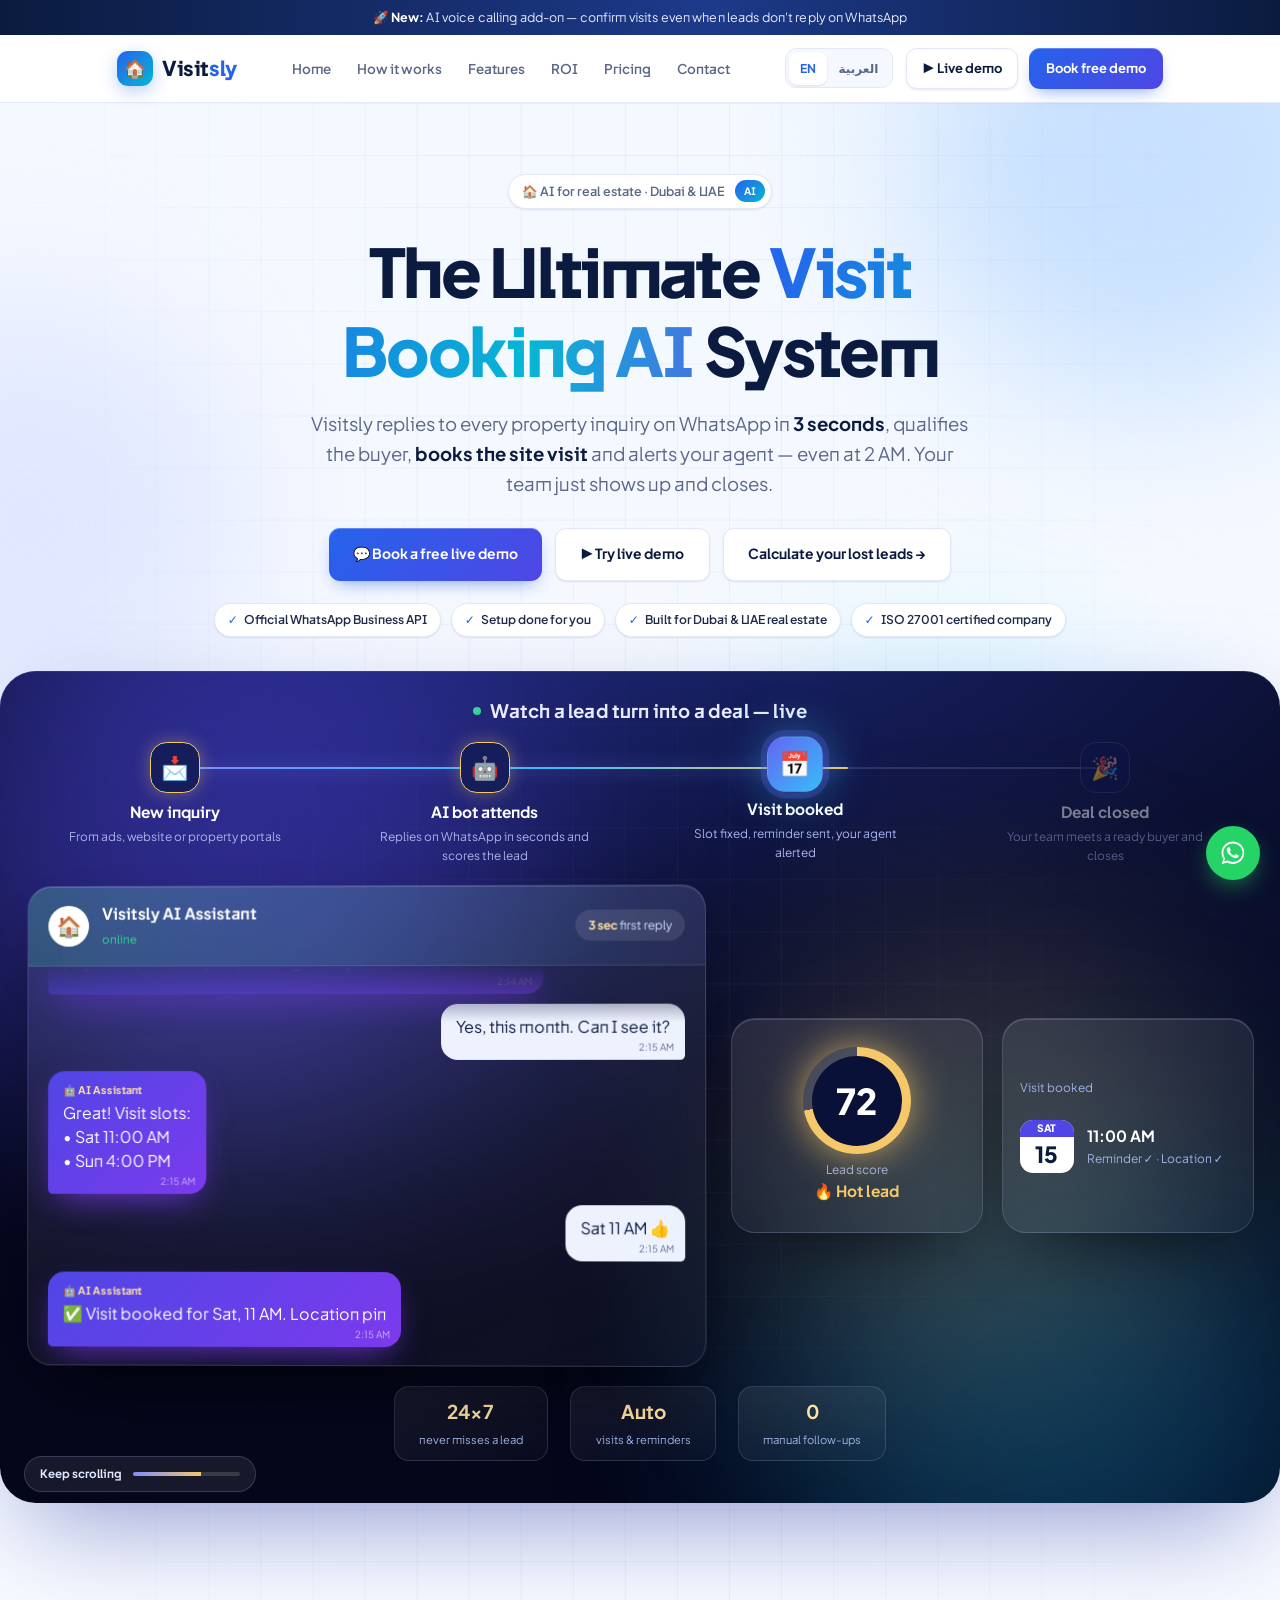
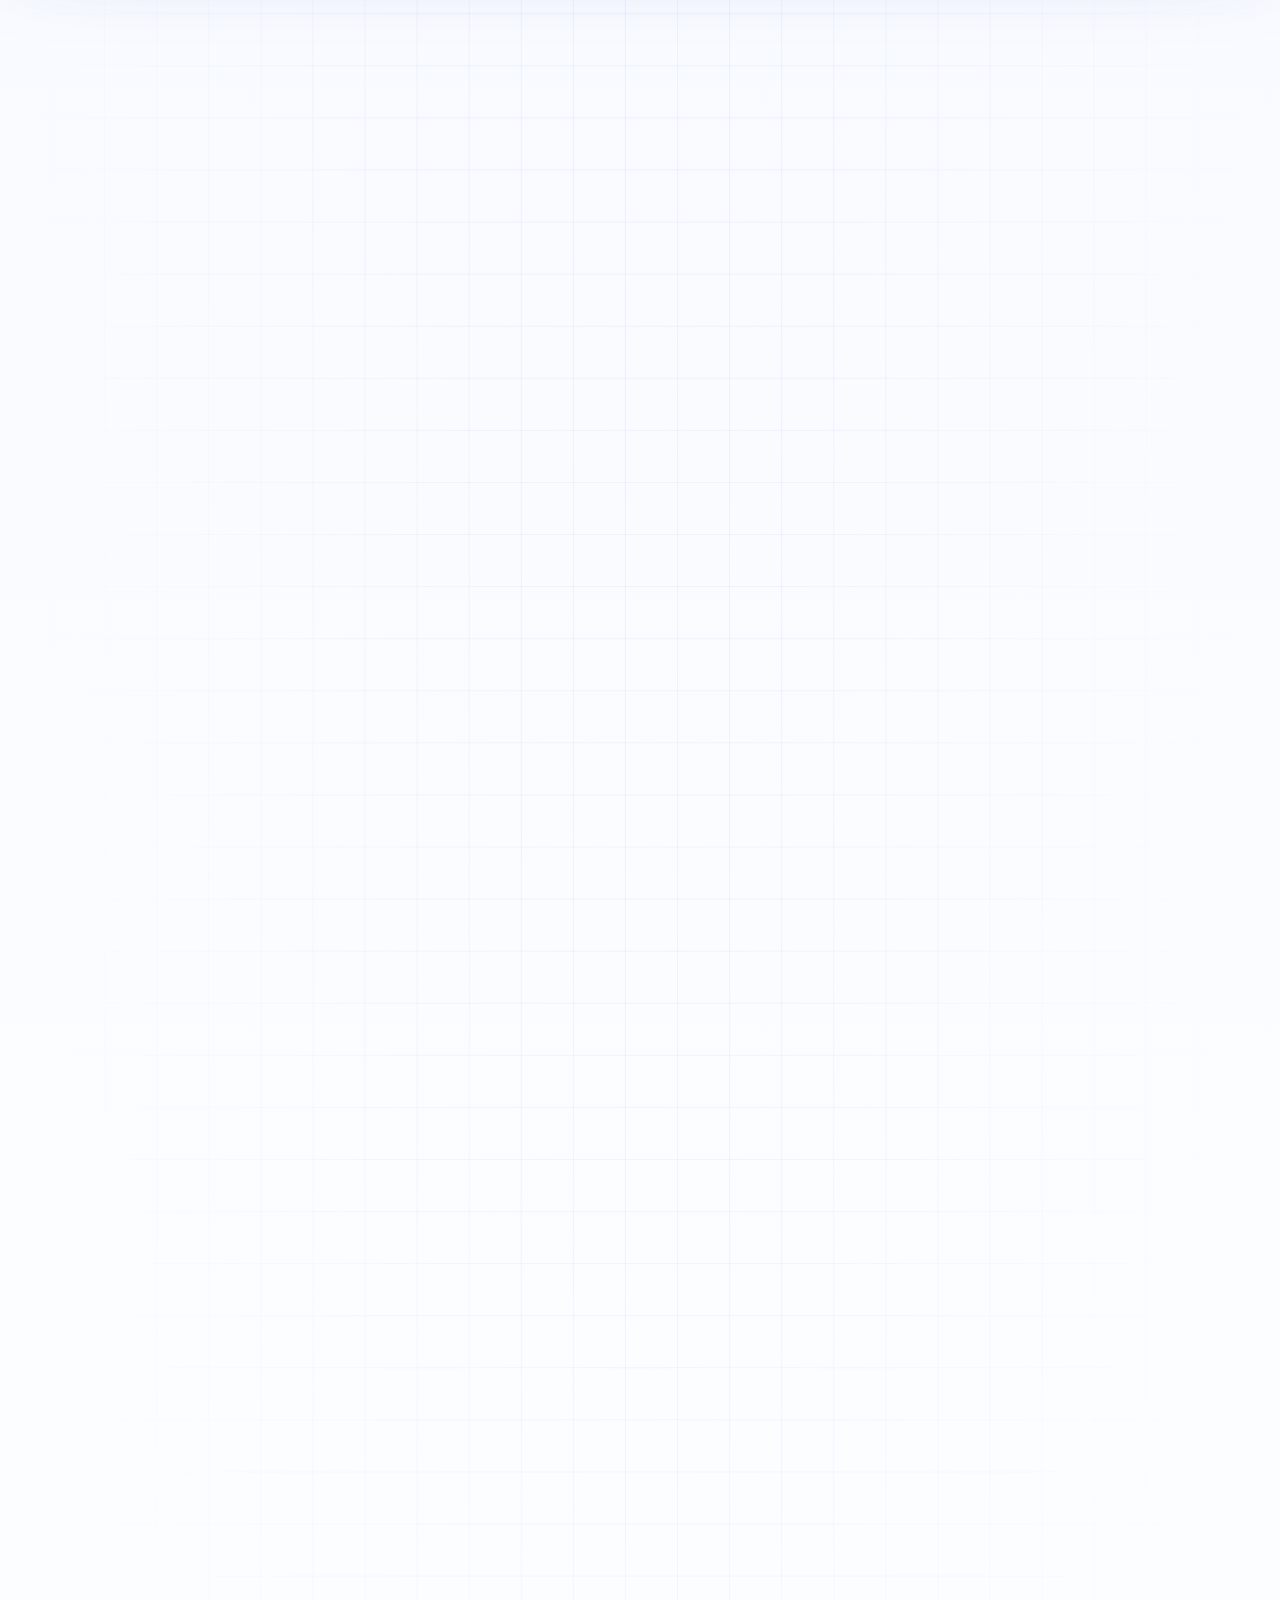
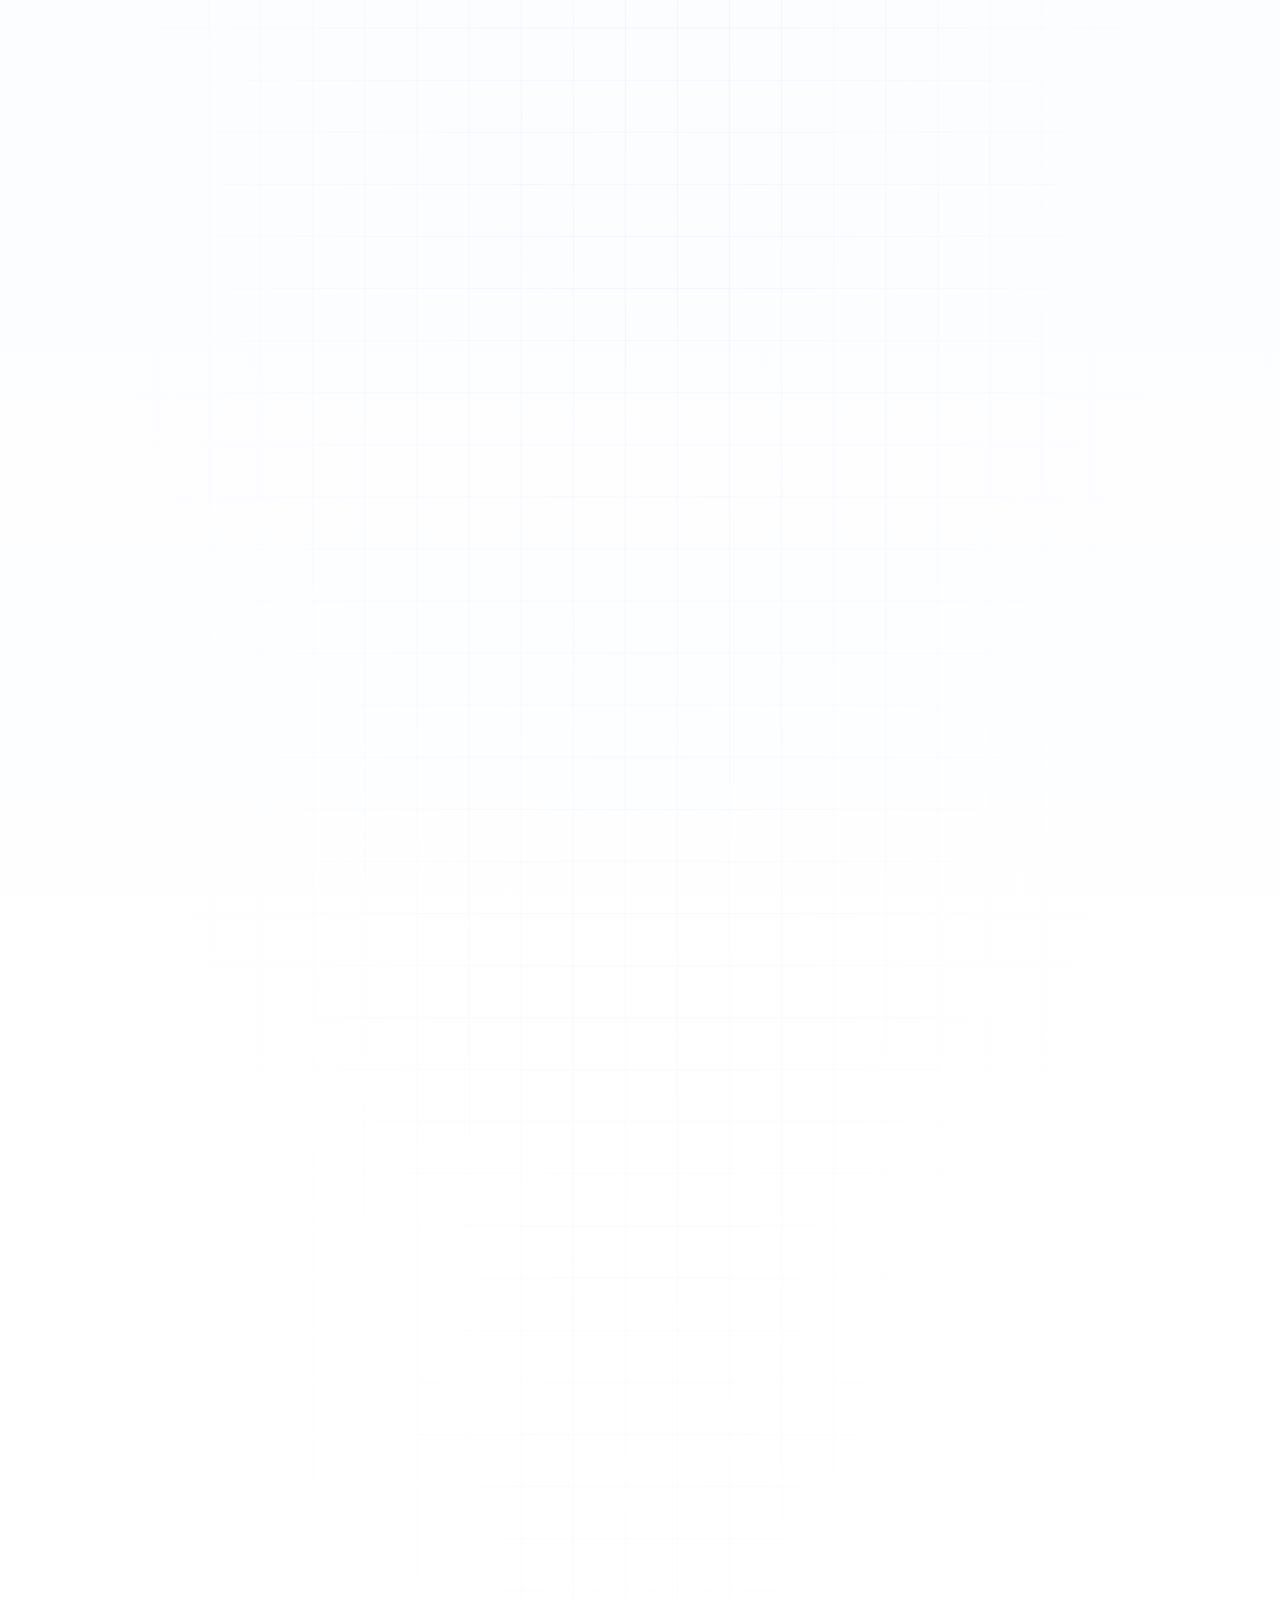
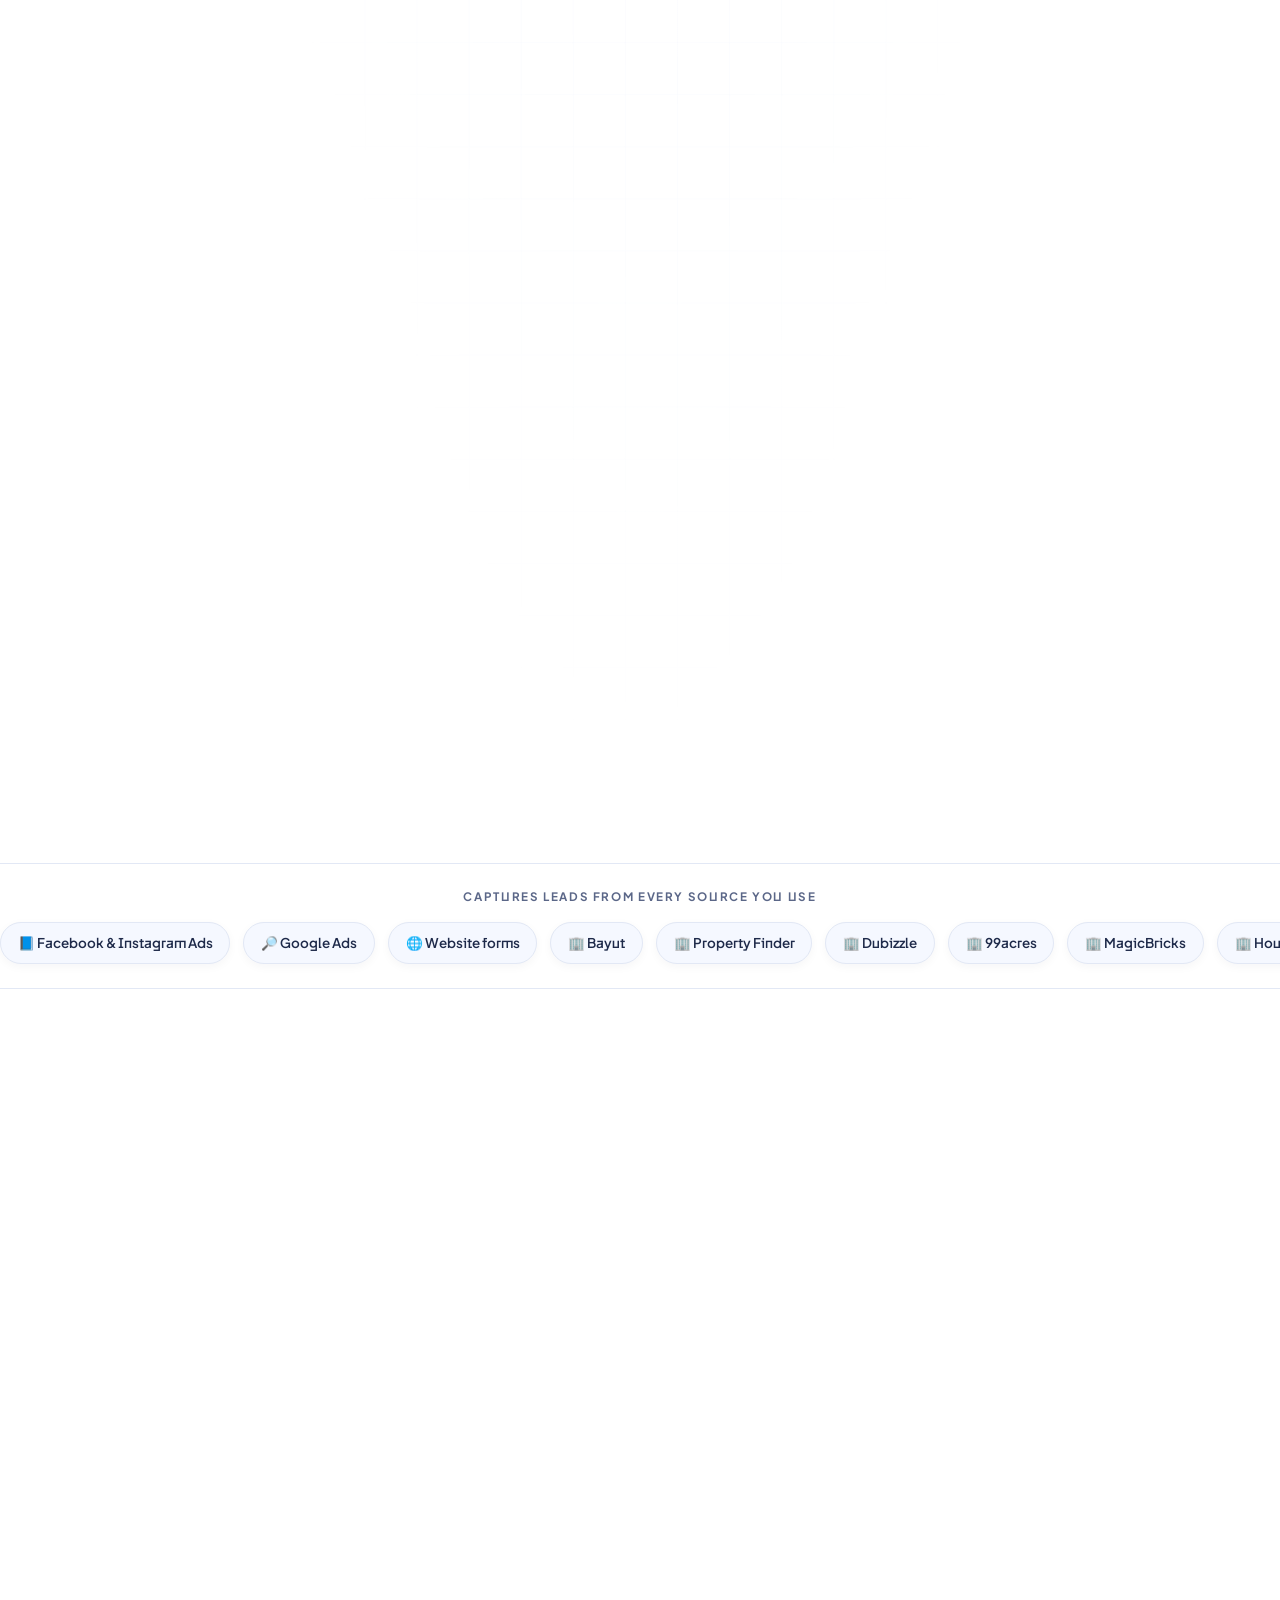
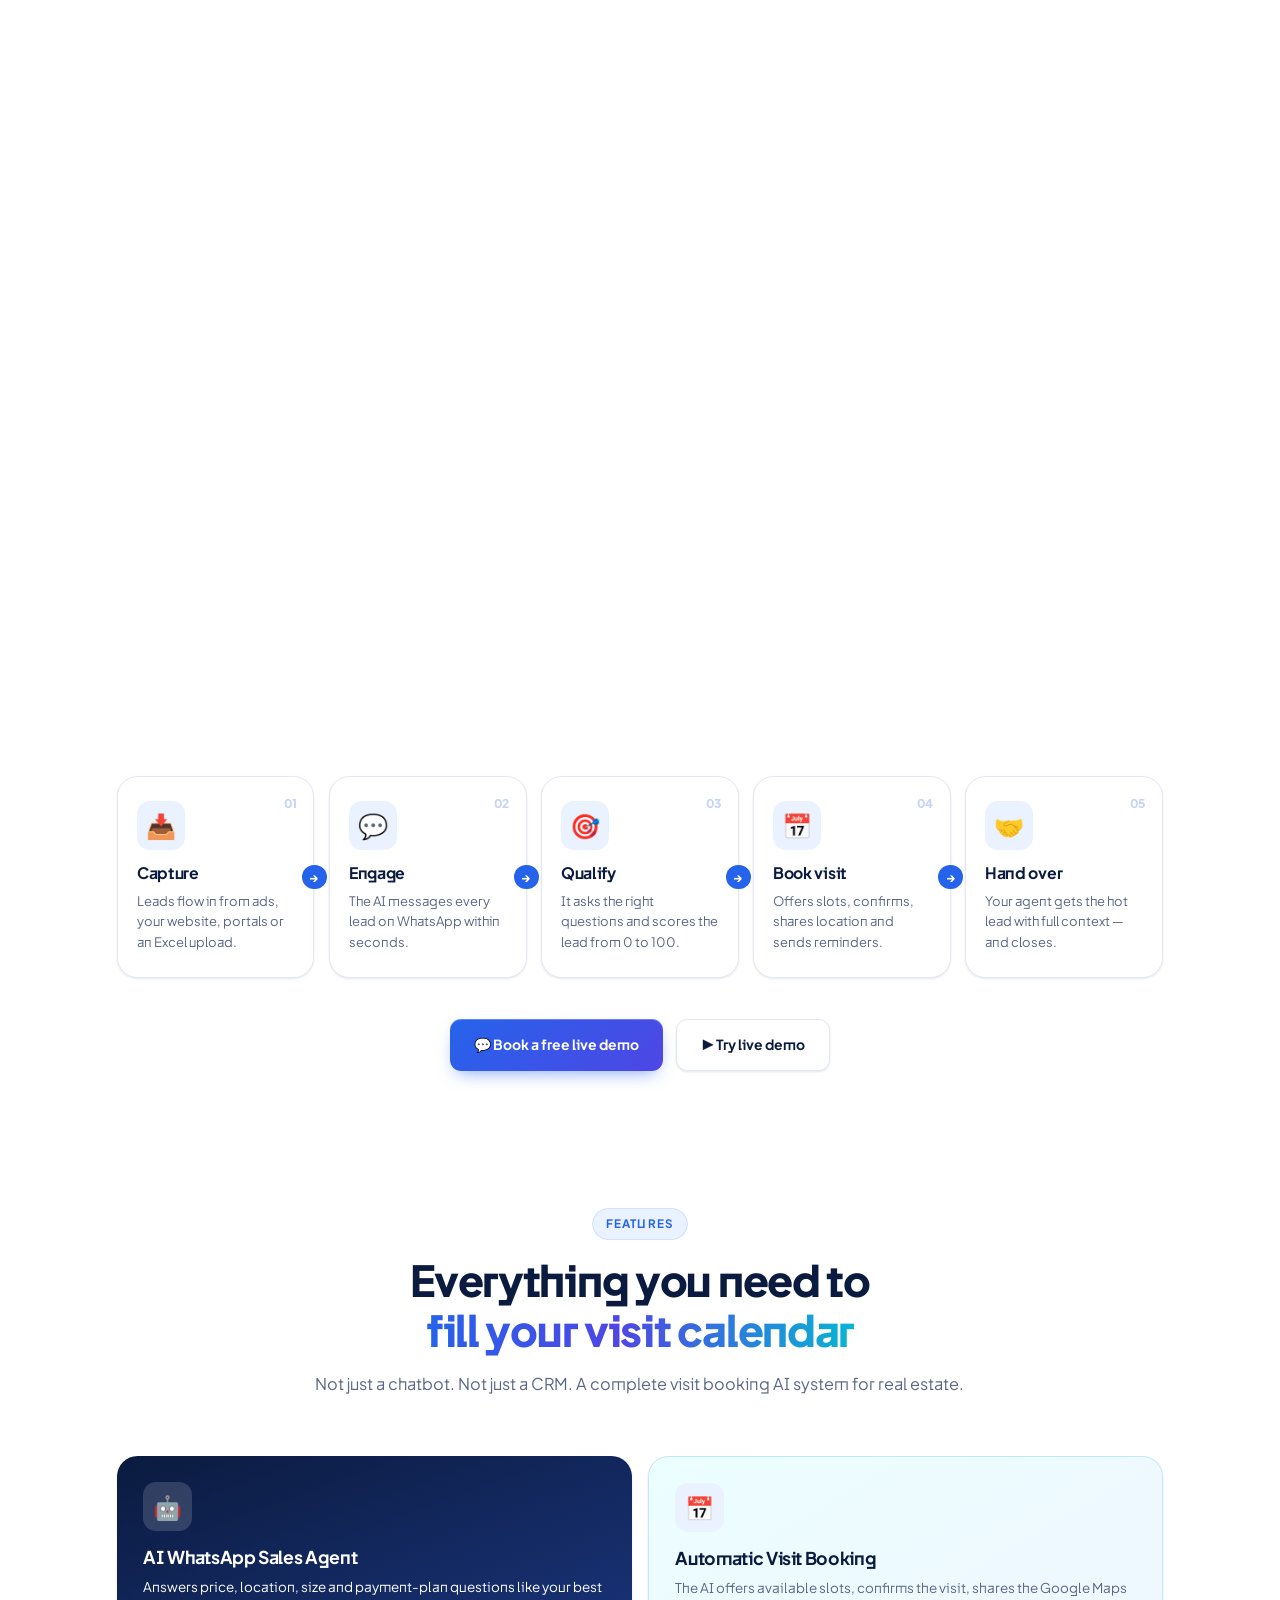
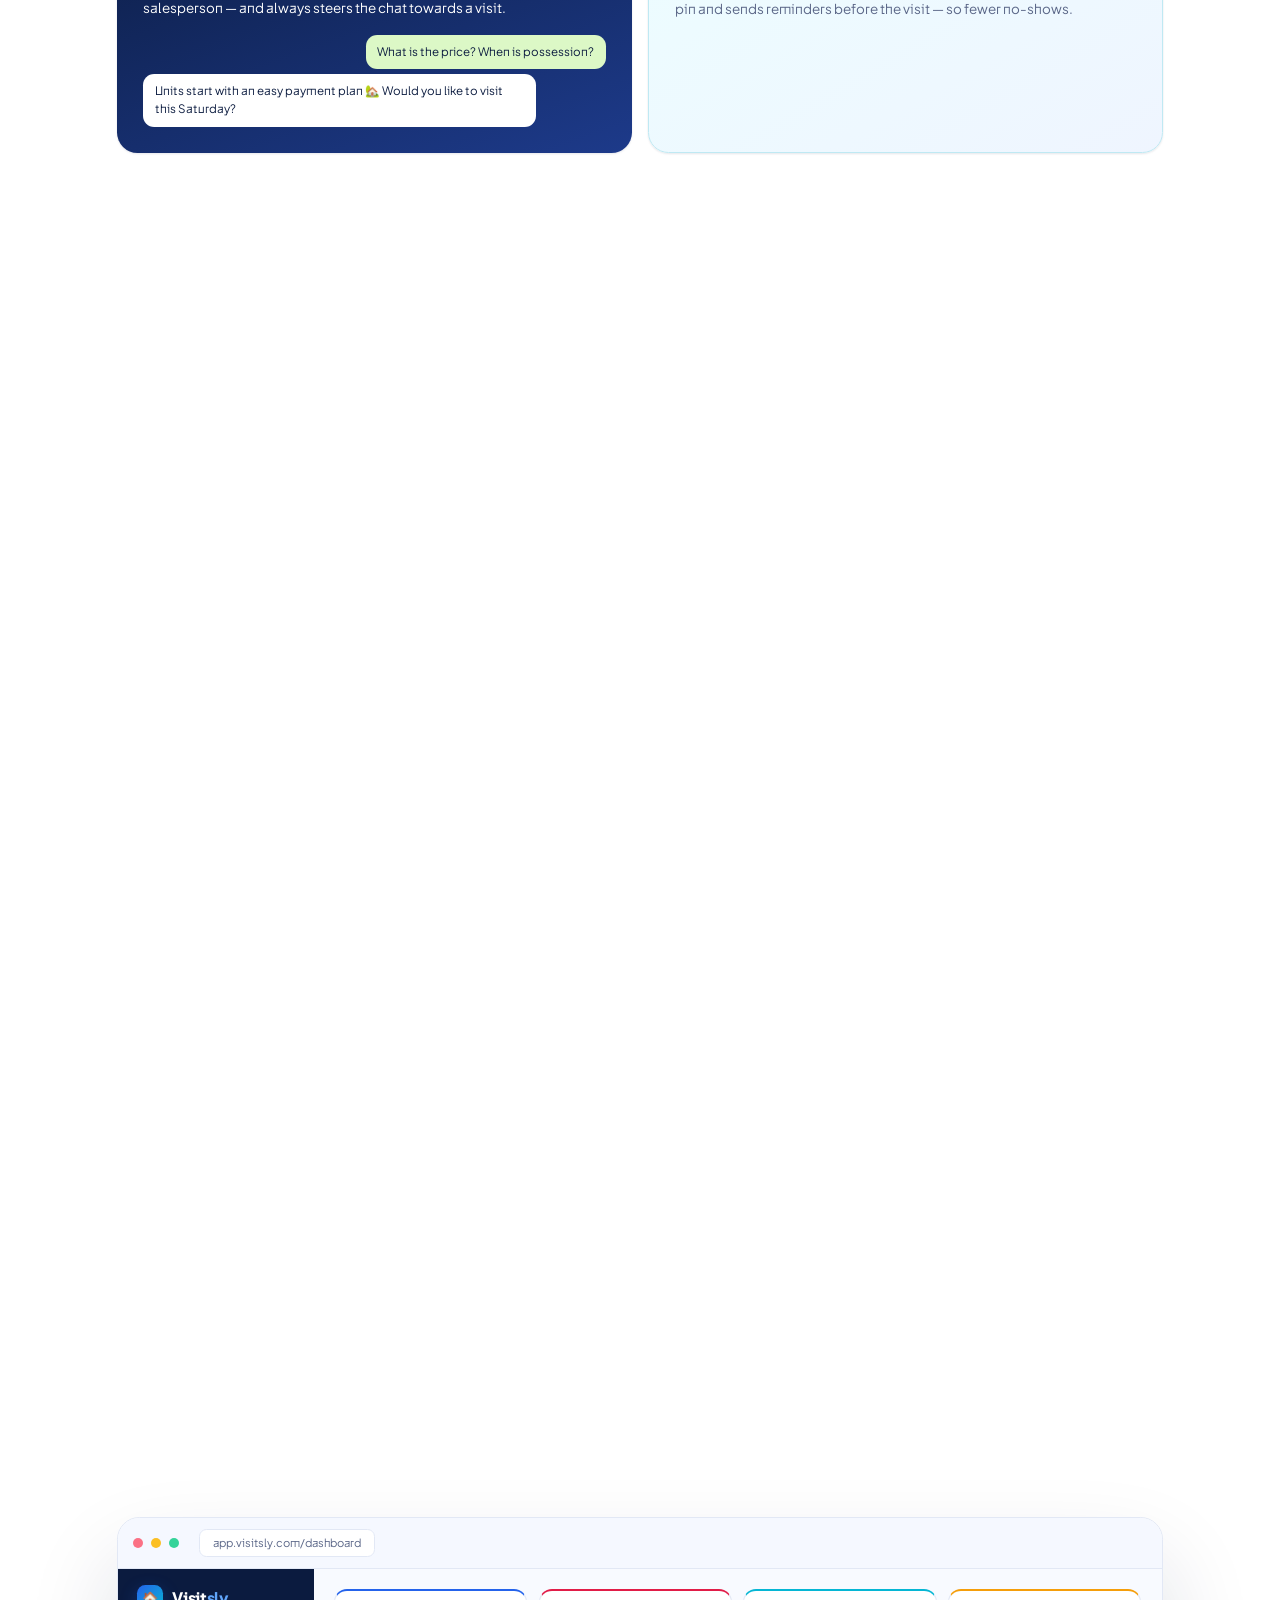
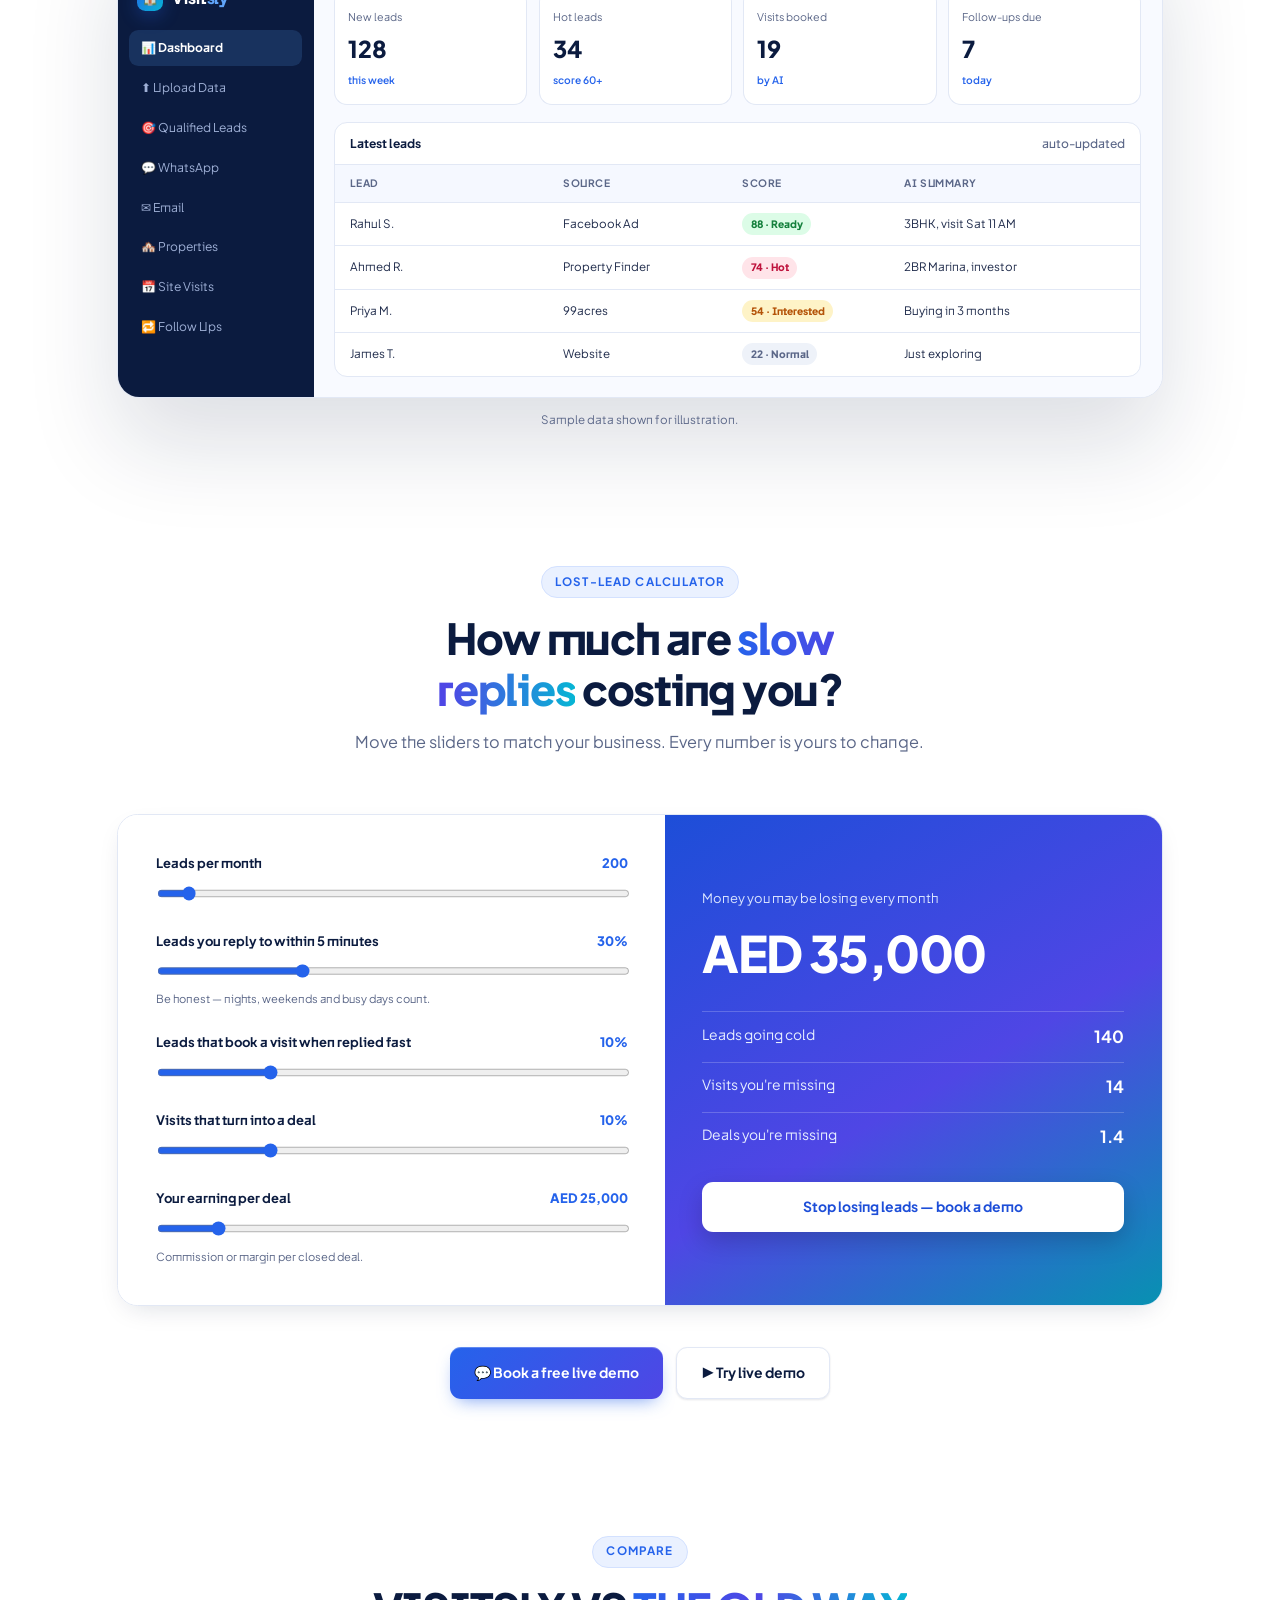
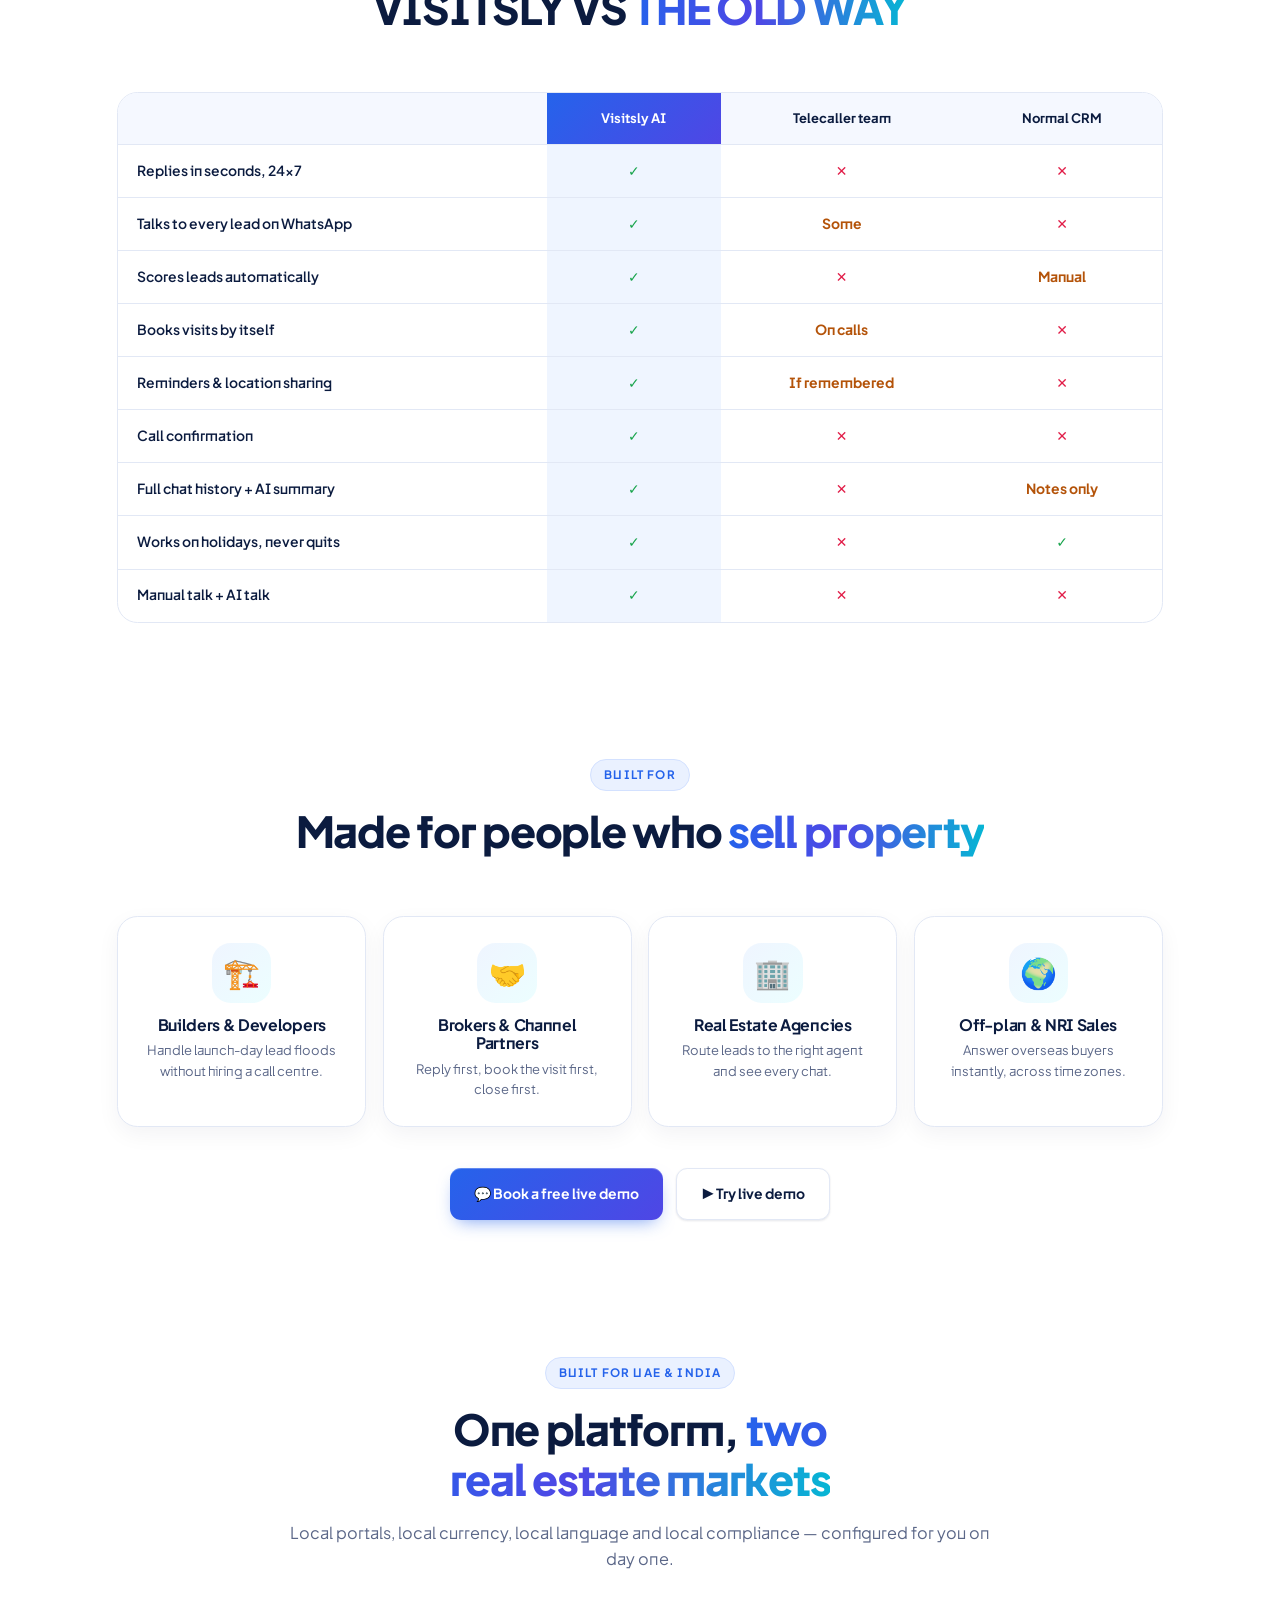
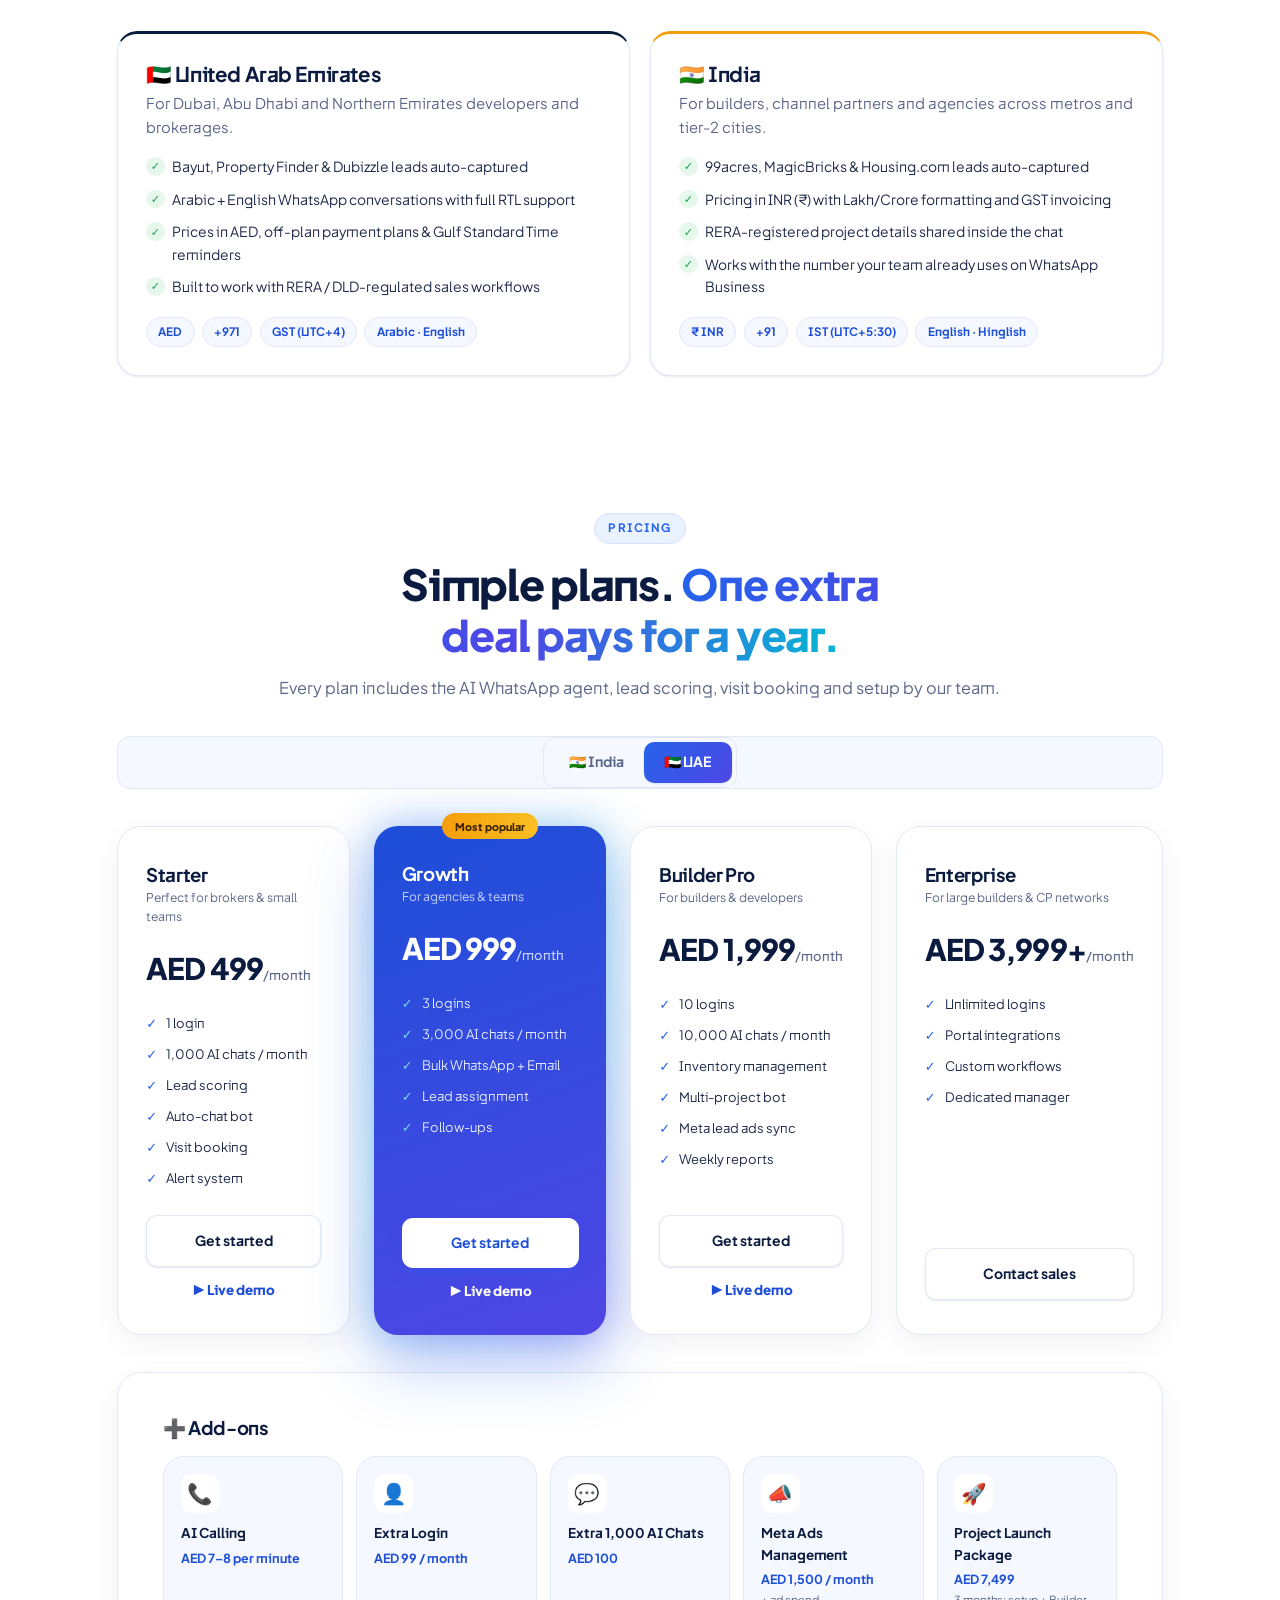
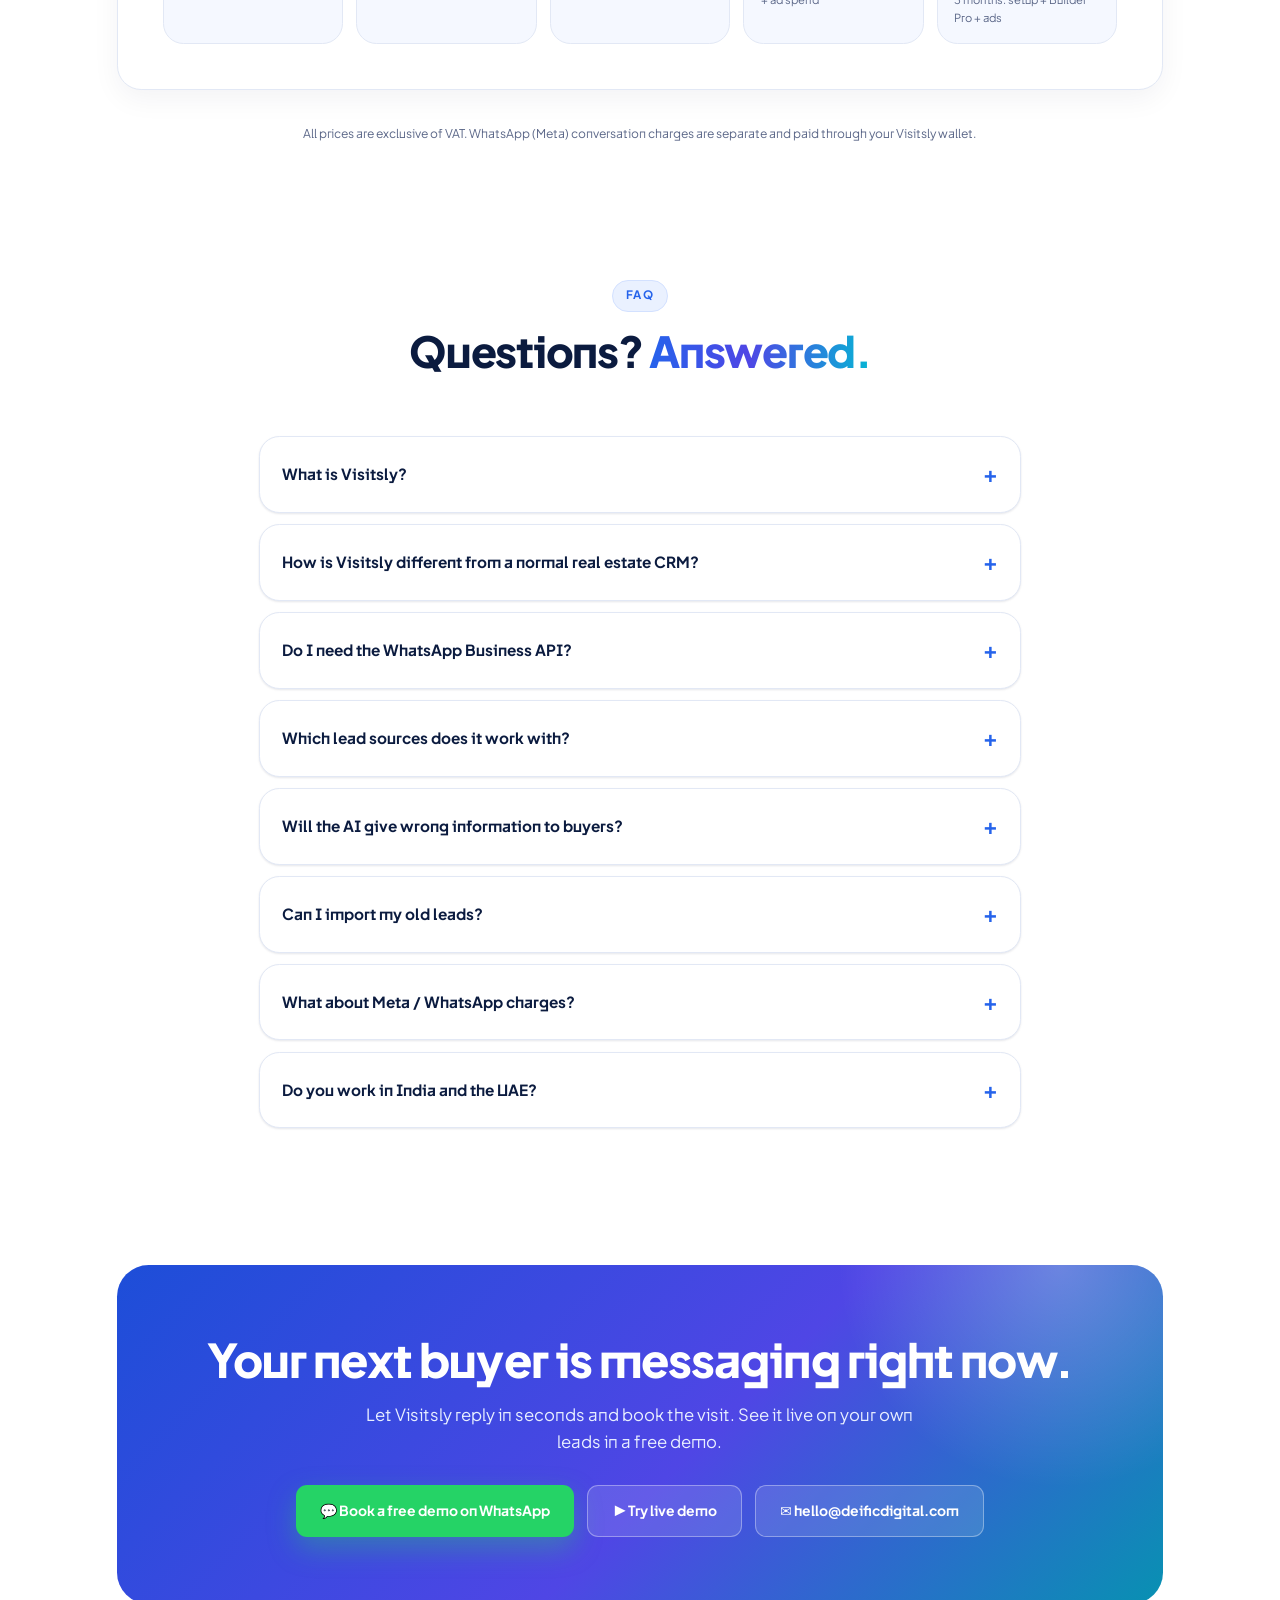
<file: index.html>
<!doctype html>

<html dir="ltr" lang="en">
  <head>
    <meta charset="utf-8" />
    <meta content="width=device-width,initial-scale=1" name="viewport" />
    <title>
      Visitsly — The Ultimate Visit Booking AI System for Real Estate | WhatsApp
      AI CRM
    </title>
    <meta
      content="Visitsly replies to every property lead on WhatsApp in 3 seconds, qualifies the buyer and books the site visit automatically. AI real estate CRM for builders, brokers and agencies in India and the UAE. Book a free demo."
      name="description"
    />
    <meta content="index,follow,max-image-preview:large" name="robots" />
    <link href="https://visitsly.com/" rel="canonical" />
    <meta content="website" property="og:type" />
    <meta content="Visitsly" property="og:site_name" />
    <meta content="en_US" property="og:locale" />
    <meta content="https://visitsly.com/" property="og:url" />
    <meta
      content="Visitsly — The Ultimate Visit Booking AI System"
      property="og:title"
    />
    <meta
      content="Visitsly replies to every property lead on WhatsApp in 3 seconds, qualifies the buyer and books the site visit automatically. AI real estate CRM for builders, brokers and agencies in India and the UAE. Book a free demo."
      property="og:description"
    />
    <meta content="https://visitsly.com/og-image.png" property="og:image" />
    <meta content="summary_large_image" name="twitter:card" />
    <meta
      content="Visitsly — The Ultimate Visit Booking AI System"
      name="twitter:title"
    />
    <meta
      content="Visitsly replies to every property lead on WhatsApp in 3 seconds, qualifies the buyer and books the site visit automatically. AI real estate CRM for builders, brokers and agencies in India and the UAE. Book a free demo."
      name="twitter:description"
    />
    <meta content="#2563eb" name="theme-color" />
    <link
      href="data:image/svg+xml,&lt;svg xmlns='http://www.w3.org/2000/svg' viewBox='0 0 100 100'&gt;&lt;rect width='100' height='100' rx='24' fill='%232563eb'/&gt;&lt;text x='50' y='68' font-size='56' text-anchor='middle'&gt;🏠&lt;/text&gt;&lt;/svg&gt;"
      rel="icon"
    />
    <link href="https://fonts.googleapis.com" rel="preconnect" />
    <link crossorigin="" href="https://fonts.gstatic.com" rel="preconnect" />
    <link
      href="https://fonts.googleapis.com/css2?family=Plus+Jakarta+Sans:wght@400;500;600;700;800&amp;family=IBM+Plex+Sans+Arabic:wght@400;500;600;700&amp;display=swap"
      rel="stylesheet"
    />
    <script type="application/ld+json">
      {
        "@context": "https://schema.org",
        "@graph": [
          {
            "@type": "Organization",
            "@id": "https://visitsly.com/#org",
            "name": "Visitsly by Deific Digital",
            "url": "https://visitsly.com/",
            "parentOrganization": {
              "@type": "Organization",
              "name": "Deific Digital",
              "url": "https://www.deificdigital.com"
            },
            "email": "hello@deificdigital.com",
            "contactPoint": [
              {
                "@type": "ContactPoint",
                "telephone": "+91-9250119045",
                "contactType": "sales",
                "areaServed": ["IN", "AE"],
                "availableLanguage": ["English"]
              }
            ]
          },
          {
            "@type": "WebPage",
            "url": "https://visitsly.com/",
            "name": "Visitsly — The Ultimate Visit Booking AI System for Real Estate | WhatsApp AI CRM",
            "inLanguage": "en",
            "isPartOf": {
              "@type": "WebSite",
              "@id": "https://visitsly.com/#website",
              "name": "Visitsly",
              "url": "https://visitsly.com/"
            }
          },
          {
            "@type": "SoftwareApplication",
            "name": "Visitsly",
            "applicationCategory": "BusinessApplication",
            "applicationSubCategory": "Real Estate CRM",
            "operatingSystem": "Web",
            "description": "Visitsly replies to every property lead on WhatsApp in 3 seconds, qualifies the buyer and books the site visit automatically. AI real estate CRM for builders, brokers and agencies in India and the UAE. Book a free demo.",
            "url": "https://visitsly.com/",
            "inLanguage": "en",
            "areaServed": ["IN", "AE"],
            "publisher": { "@id": "https://visitsly.com/#org" },
            "offers": [
              {
                "@type": "Offer",
                "name": "Starter",
                "price": "3999",
                "priceCurrency": "INR",
                "areaServed": "IN"
              },
              {
                "@type": "Offer",
                "name": "Growth",
                "price": "7999",
                "priceCurrency": "INR",
                "areaServed": "IN"
              },
              {
                "@type": "Offer",
                "name": "Builder Pro",
                "price": "14999",
                "priceCurrency": "INR",
                "areaServed": "IN"
              },
              {
                "@type": "Offer",
                "name": "Starter",
                "price": "499",
                "priceCurrency": "AED",
                "areaServed": "AE"
              },
              {
                "@type": "Offer",
                "name": "Growth",
                "price": "999",
                "priceCurrency": "AED",
                "areaServed": "AE"
              },
              {
                "@type": "Offer",
                "name": "Builder Pro",
                "price": "1999",
                "priceCurrency": "AED",
                "areaServed": "AE"
              }
            ]
          },
          {
            "@type": "FAQPage",
            "mainEntity": [
              {
                "@type": "Question",
                "name": "What is Visitsly?",
                "acceptedAnswer": {
                  "@type": "Answer",
                  "text": "Visitsly is a visit booking AI system for real estate. It replies to every property inquiry on WhatsApp within seconds, qualifies the buyer, scores the lead, books the site visit with reminders and alerts your sales agent — automatically, 24×7."
                }
              },
              {
                "@type": "Question",
                "name": "How is Visitsly different from a normal real estate CRM?",
                "acceptedAnswer": {
                  "@type": "Answer",
                  "text": "A normal CRM only stores leads and waits for your team to call. Visitsly actually talks to every lead on WhatsApp, finds out who is serious and books the visit by itself. It is a WhatsApp AI agent, lead scoring tool and real estate CRM in one."
                }
              },
              {
                "@type": "Question",
                "name": "Do I need the WhatsApp Business API?",
                "acceptedAnswer": {
                  "@type": "Answer",
                  "text": "Yes, and we set it up for you. You connect your number with a simple Facebook login, and Visitsly runs on the official WhatsApp Business API — no ban risk like unofficial bulk tools."
                }
              },
              {
                "@type": "Question",
                "name": "Which lead sources does it work with?",
                "acceptedAnswer": {
                  "@type": "Answer",
                  "text": "Any source — Facebook and Instagram lead ads, Google Ads, your website forms, portals like Bayut, Property Finder, Dubizzle, 99acres, MagicBricks and Housing.com, or a simple Excel upload."
                }
              },
              {
                "@type": "Question",
                "name": "Will the AI give wrong information to buyers?",
                "acceptedAnswer": {
                  "@type": "Answer",
                  "text": "The AI answers from the projects and properties you add in Visitsly. You can read every conversation, and anything it cannot answer is passed to your agent."
                }
              },
              {
                "@type": "Question",
                "name": "Can I import my old leads?",
                "acceptedAnswer": {
                  "@type": "Answer",
                  "text": "Yes. Upload an Excel sheet with name, mobile, email, address and job title, then send a bulk WhatsApp or email campaign. The AI takes over every reply."
                }
              },
              {
                "@type": "Question",
                "name": "What about Meta / WhatsApp charges?",
                "acceptedAnswer": {
                  "@type": "Answer",
                  "text": "Meta charges per conversation. You simply recharge a wallet inside Visitsly — no need to add your own card to Meta. These charges are separate from your plan."
                }
              },
              {
                "@type": "Question",
                "name": "Do you work in India and the UAE?",
                "acceptedAnswer": {
                  "@type": "Answer",
                  "text": "Yes. Visitsly is used by real estate teams across India (Delhi NCR, Noida, Lucknow, Kanpur, Mumbai, Pune, Bengaluru) and the UAE (Dubai, Abu Dhabi, Sharjah). Pricing is available in INR for India and AED for the UAE."
                }
              }
            ]
          }
        ]
      }
    </script>
    <style>
      :root {
        --font: "Plus Jakarta Sans", system-ui, sans-serif;
      }
      :root {
        --bg: #ffffff;
        --soft: #f5f8ff;
        --soft2: #eaf1ff;
        --line: #e2e8f5;
        --ink: #0b1b3f;
        --text: #1e2a4a;
        --muted: #5b6788;
        --blue: #2563eb;
        --blue-d: #1d4ed8;
        --indigo: #4f46e5;
        --cyan: #06b6d4;
        --sky: #38bdf8;
        --green: #16a34a;
        --wa: #25d366;
        --gold: #f59e0b;
        --pink: #e11d48;
        --navy: #0b1b3f;
      }
      * {
        box-sizing: border-box;
      }
      html {
        scroll-behavior: smooth;
      }
      body {
        margin: 0;
        overflow-x: hidden;
        background: var(--bg);
        color: var(--text);
        font-family: var(--font);
        line-height: 1.6;
        -webkit-font-smoothing: antialiased;
      }
      a {
        color: inherit;
        text-decoration: none;
      }
      .wrap {
        max-width: 1180px;
        margin: 0 auto;
        padding: 0 22px;
      }
      section {
        padding: 96px 0;
        position: relative;
      }
      h1,
      h2,
      h3 {
        line-height: 1.18;
        margin: 0;
        letter-spacing: -0.02em;
        color: var(--ink);
      }
      [dir="rtl"] h1,
      [dir="rtl"] h2,
      [dir="rtl"] h3 {
        letter-spacing: 0;
        line-height: 1.35;
      }
      .eyebrow {
        display: inline-flex;
        align-items: center;
        gap: 8px;
        font-size: 12.5px;
        font-weight: 700;
        letter-spacing: 0.1em;
        text-transform: uppercase;
        color: var(--blue);
        background: var(--soft2);
        border: 1px solid #d3e1ff;
        padding: 6px 14px;
        border-radius: 99px;
        margin-bottom: 16px;
      }
      [dir="rtl"] .eyebrow {
        letter-spacing: 0;
        font-size: 13.5px;
      }
      .sec-head {
        text-align: center;
        max-width: 780px;
        margin: 0 auto 56px;
      }
      .sec-head h2 {
        font-size: clamp(30px, 4.2vw, 46px);
        font-weight: 800;
      }
      .sec-head p {
        color: var(--muted);
        font-size: 17.5px;
        margin: 16px 0 0;
      }
      .grad {
        background: linear-gradient(
          92deg,
          #2563eb 0%,
          #4f46e5 45%,
          #06b6d4 100%
        );
        -webkit-background-clip: text;
        background-clip: text;
        color: transparent;
      }
      .btn {
        display: inline-flex;
        align-items: center;
        justify-content: center;
        gap: 8px;
        font-weight: 700;
        font-size: 15px;
        padding: 15px 26px;
        border-radius: 14px;
        transition:
          transform 0.2s,
          box-shadow 0.2s,
          background 0.2s;
        border: 0;
        font-family: inherit;
        cursor: pointer;
      }
      .btn-primary {
        background: linear-gradient(135deg, #2563eb, #4f46e5);
        color: #fff;
        box-shadow: 0 12px 30px rgba(37, 99, 235, 0.35);
      }
      .btn-primary:hover {
        transform: translateY(-2px);
        box-shadow: 0 16px 40px rgba(37, 99, 235, 0.45);
      }
      .btn-ghost {
        background: #fff;
        border: 1px solid var(--line);
        color: var(--ink);
        box-shadow: 0 4px 14px rgba(11, 27, 63, 0.06);
      }
      .btn-ghost:hover {
        border-color: #bcd0ff;
        background: var(--soft);
      }
      .btn-wa {
        background: var(--wa);
        color: #fff;
        box-shadow: 0 12px 30px rgba(37, 211, 102, 0.35);
      }

      .topbar {
        background: linear-gradient(90deg, #1d4ed8, #4f46e5, #0891b2);
        color: #e8efff;
        font-size: 13px;
        text-align: center;
        padding: 8px 16px;
      }
      .topbar b {
        color: #fff;
      }

      .nav {
        position: sticky;
        top: 0;
        z-index: 50;
        background: rgba(255, 255, 255, 0.85);
        backdrop-filter: blur(16px);
        border-bottom: 1px solid var(--line);
      }
      .nav .wrap {
        display: flex;
        align-items: center;
        justify-content: space-between;
        height: 72px;
        gap: 16px;
      }
      .logo {
        display: flex;
        align-items: center;
        gap: 10px;
        font-size: 22px;
      }
      .logo-mark {
        width: 38px;
        height: 38px;
        border-radius: 12px;
        background: linear-gradient(135deg, #2563eb, #06b6d4);
        display: grid;
        place-items: center;
        font-size: 19px;
        box-shadow: 0 6px 18px rgba(37, 99, 235, 0.3);
      }
      .lw {
        font-weight: 800;
        letter-spacing: -0.02em;
        color: var(--ink);
        font-family: "Plus Jakarta Sans", sans-serif;
      }
      .lw span {
        color: var(--blue);
      }
      .nav-links {
        display: flex;
        gap: 28px;
        font-size: 14.5px;
        color: var(--muted);
        font-weight: 600;
      }
      .nav-links a:hover {
        color: var(--blue);
      }
      .nav-right {
        display: flex;
        gap: 12px;
        align-items: center;
      }
      .seg {
        display: inline-flex;
        background: var(--soft);
        border: 1px solid var(--line);
        border-radius: 12px;
        padding: 3px;
      }
      .seg a,
      .seg button {
        font: inherit;
        font-size: 13px;
        font-weight: 700;
        padding: 7px 14px;
        border-radius: 9px;
        color: var(--muted);
        background: none;
        border: 0;
        cursor: pointer;
      }
      .seg .on {
        background: #fff;
        color: var(--blue);
        box-shadow: 0 2px 8px rgba(11, 27, 63, 0.1);
      }
      .nav .btn {
        padding: 11px 18px;
        font-size: 14px;
      }
      .menu-btn {
        display: none;
        background: none;
        border: 0;
        color: var(--ink);
        font-size: 26px;
        cursor: pointer;
      }

      /* hero */
      .hero {
        padding: 76px 0 60px;
        overflow: hidden;
        position: relative;
        background: linear-gradient(180deg, #f3f7ff 0%, #fff 85%);
      }
      .mesh {
        position: absolute;
        inset: 0;
        pointer-events: none;
        overflow: hidden;
      }
      .mesh i {
        position: absolute;
        border-radius: 50%;
        filter: blur(90px);
        opacity: 0.45;
        animation: float 18s ease-in-out infinite;
      }
      .mesh i:nth-child(1) {
        width: 520px;
        height: 520px;
        background: #93c5fd;
        top: -200px;
        right: -120px;
      }
      .mesh i:nth-child(2) {
        width: 460px;
        height: 460px;
        background: #c7d2fe;
        top: 220px;
        left: -200px;
        animation-delay: -6s;
      }
      .mesh i:nth-child(3) {
        width: 380px;
        height: 380px;
        background: #a5f3fc;
        top: 560px;
        right: 12%;
        animation-delay: -12s;
        opacity: 0.35;
      }
      .gridbg {
        position: absolute;
        inset: 0;
        background-image:
          linear-gradient(rgba(37, 99, 235, 0.06) 1px, transparent 1px),
          linear-gradient(90deg, rgba(37, 99, 235, 0.06) 1px, transparent 1px);
        background-size: 56px 56px;
        mask-image: radial-gradient(
          ellipse at 50% 15%,
          #000 25%,
          transparent 70%
        );
        -webkit-mask-image: radial-gradient(
          ellipse at 50% 15%,
          #000 25%,
          transparent 70%
        );
      }
      @keyframes float {
        0%,
        100% {
          transform: translate(0, 0);
        }
        50% {
          transform: translate(40px, 30px);
        }
      }
      .hero-top {
        text-align: center;
        max-width: 940px;
        margin: 0 auto 54px;
        position: relative;
        z-index: 1;
      }
      .hero-badge {
        display: inline-flex;
        align-items: center;
        gap: 10px;
        background: #fff;
        border: 1px solid var(--line);
        padding: 6px 6px 6px 14px;
        border-radius: 99px;
        font-size: 13.5px;
        color: var(--muted);
        margin-bottom: 24px;
        box-shadow: 0 6px 18px rgba(11, 27, 63, 0.06);
      }
      [dir="rtl"] .hero-badge {
        padding: 6px 14px 6px 6px;
      }
      .hero-badge b {
        background: linear-gradient(135deg, #2563eb, #06b6d4);
        color: #fff;
        font-size: 11px;
        padding: 3px 10px;
        border-radius: 99px;
      }
      .hero h1 {
        font-size: clamp(36px, 6vw, 72px);
        font-weight: 800;
        letter-spacing: -0.035em;
      }
      [dir="rtl"] .hero h1 {
        letter-spacing: 0;
        font-size: clamp(32px, 5.2vw, 62px);
      }
      .hero-sub {
        font-size: clamp(16.5px, 1.9vw, 20px);
        color: var(--muted);
        max-width: 720px;
        margin: 22px auto 32px;
      }
      .hero-sub strong {
        color: var(--ink);
        font-weight: 700;
      }
      .hero-cta {
        display: flex;
        gap: 14px;
        justify-content: center;
        flex-wrap: wrap;
      }
      .trust {
        display: flex;
        gap: 22px;
        justify-content: center;
        flex-wrap: wrap;
        margin-top: 24px;
        font-size: 13.5px;
        color: var(--muted);
      }
      .trust span::before {
        content: "✓";
        color: var(--blue);
        font-weight: 800;
        margin-inline-end: 7px;
      }

      .marq {
        direction: ltr;
        border-top: 1px solid var(--line);
        border-bottom: 1px solid var(--line);
        background: var(--soft);
        padding: 26px 0;
        overflow: hidden;
      }
      .marq p {
        text-align: center;
        color: var(--muted);
        font-size: 12.5px;
        text-transform: uppercase;
        letter-spacing: 0.14em;
        font-weight: 700;
        margin: 0 0 16px;
      }
      [dir="rtl"] .marq p {
        letter-spacing: 0;
        font-size: 14px;
      }
      .track {
        display: flex;
        gap: 14px;
        width: max-content;
        animation: marq 40s linear infinite;
        direction: ltr;
      }
      .marq:hover .track {
        animation-play-state: paused;
      }
      .track span {
        white-space: nowrap;
        font-size: 14.5px;
        font-weight: 600;
        padding: 10px 18px;
        border-radius: 12px;
        background: #fff;
        border: 1px solid var(--line);
        color: var(--ink);
        box-shadow: 0 3px 10px rgba(11, 27, 63, 0.04);
      }
      @keyframes marq {
        to {
          transform: translateX(-50%);
        }
      }

      .stats {
        display: grid;
        grid-template-columns: repeat(4, 1fr);
        gap: 18px;
      }
      .stat {
        text-align: center;
        padding: 30px 18px;
        border-radius: 22px;
        background: #fff;
        border: 1px solid var(--line);
        box-shadow: 0 10px 30px rgba(11, 27, 63, 0.05);
      }
      .stat b {
        display: block;
        font-size: 42px;
        font-weight: 800;
        letter-spacing: -0.03em;
        font-family: "Plus Jakarta Sans", sans-serif;
      }
      .stat span {
        color: var(--muted);
        font-size: 14.5px;
      }

      .compare {
        display: grid;
        grid-template-columns: 1fr 1fr;
        gap: 24px;
      }
      .cmp {
        border-radius: 26px;
        padding: 34px;
        border: 1px solid var(--line);
        background: #fff;
      }
      .cmp h3 {
        font-size: 21px;
        margin-bottom: 20px;
      }
      .cmp ul {
        list-style: none;
        margin: 0;
        padding: 0;
        display: flex;
        flex-direction: column;
        gap: 14px;
      }
      .cmp li {
        display: flex;
        gap: 12px;
        font-size: 15.5px;
        color: var(--text);
      }
      .cmp li i {
        font-style: normal;
        flex: 0 0 24px;
        height: 24px;
        border-radius: 50%;
        display: grid;
        place-items: center;
        font-size: 12px;
        font-weight: 800;
        margin-top: 1px;
      }
      .cmp.bad {
        background: #fff7f8;
        border-color: #fde2e7;
      }
      .cmp.bad li i {
        background: #ffe4e9;
        color: var(--pink);
      }
      .cmp.good {
        background: linear-gradient(160deg, #eff5ff, #ecfeff);
        border-color: #bfd4ff;
        box-shadow: 0 24px 50px rgba(37, 99, 235, 0.12);
      }
      .cmp.good li i {
        background: var(--blue);
        color: #fff;
      }

      .flow {
        display: grid;
        grid-template-columns: repeat(5, 1fr);
        gap: 16px;
        counter-reset: s;
      }
      .fl {
        position: relative;
        padding: 26px 20px;
        border-radius: 22px;
        background: #fff;
        border: 1px solid var(--line);
        counter-increment: s;
        box-shadow: 0 8px 24px rgba(11, 27, 63, 0.05);
      }
      .fl::before {
        content: "0" counter(s);
        position: absolute;
        top: 18px;
        inset-inline-end: 18px;
        font-size: 13px;
        font-weight: 800;
        color: #c7d5f5;
      }
      .fl .em {
        width: 52px;
        height: 52px;
        border-radius: 15px;
        display: grid;
        place-items: center;
        font-size: 26px;
        background: var(--soft2);
      }
      .fl h3 {
        font-size: 17px;
        margin: 16px 0 8px;
      }
      .fl p {
        margin: 0;
        font-size: 14px;
        color: var(--muted);
      }
      .fl:not(:last-child)::after {
        content: "→";
        position: absolute;
        inset-inline-end: -14px;
        top: 50%;
        transform: translateY(-50%);
        width: 26px;
        height: 26px;
        border-radius: 50%;
        background: var(--blue);
        color: #fff;
        display: grid;
        place-items: center;
        font-size: 13px;
        font-weight: 800;
        z-index: 2;
      }
      [dir="rtl"] .fl:not(:last-child)::after {
        content: "←";
      }

      .bento {
        display: grid;
        grid-template-columns: repeat(6, 1fr);
        gap: 18px;
      }
      .bx {
        grid-column: span 2;
        background: #fff;
        border: 1px solid var(--line);
        border-radius: 24px;
        padding: 28px;
        position: relative;
        overflow: hidden;
        transition:
          transform 0.25s,
          box-shadow 0.25s,
          border-color 0.25s;
        box-shadow: 0 8px 24px rgba(11, 27, 63, 0.04);
      }
      .bx:hover {
        transform: translateY(-4px);
        border-color: #bfd4ff;
        box-shadow: 0 20px 40px rgba(37, 99, 235, 0.12);
      }
      .bx.w3 {
        grid-column: span 3;
      }
      .bx.hl {
        background: linear-gradient(150deg, #1d4ed8, #4f46e5);
        border: 0;
        color: #dfe7ff;
      }
      .bx.hl h3 {
        color: #fff;
      }
      .bx.hl p {
        color: #d6e0ff;
      }
      .bx.hl2 {
        background: linear-gradient(150deg, #ecfeff, #eff5ff);
        border-color: #bfe9f3;
      }
      .bx .fi {
        width: 52px;
        height: 52px;
        border-radius: 15px;
        display: grid;
        place-items: center;
        font-size: 25px;
        margin-bottom: 18px;
        background: var(--soft2);
      }
      .bx.hl .fi {
        background: rgba(255, 255, 255, 0.15);
      }
      .bx h3 {
        font-size: 19px;
        margin-bottom: 8px;
      }
      .bx p {
        margin: 0;
        color: var(--muted);
        font-size: 14.5px;
      }
      .tagx {
        display: inline-block;
        margin-top: 14px;
        font-size: 11px;
        font-weight: 800;
        color: #b45309;
        background: #fef3c7;
        padding: 3px 10px;
        border-radius: 99px;
      }
      .mini-chat {
        margin-top: 18px;
        display: flex;
        flex-direction: column;
        gap: 6px;
      }
      .mini-chat span {
        font-size: 12.5px;
        padding: 8px 12px;
        border-radius: 12px;
        max-width: 85%;
      }
      .mini-chat .u {
        align-self: flex-end;
        background: #dcf8c6;
        color: #0b1b3f;
      }
      .mini-chat .b {
        align-self: flex-start;
        background: #fff;
        color: #0b1b3f;
      }

      .score-box {
        background: linear-gradient(150deg, #f5f8ff, #fff);
        border: 1px solid var(--line);
        border-radius: 30px;
        padding: 48px;
        display: grid;
        grid-template-columns: 1fr 1.2fr;
        gap: 48px;
        align-items: center;
        box-shadow: 0 20px 50px rgba(11, 27, 63, 0.06);
      }
      .score-box h2 {
        font-size: clamp(28px, 3.4vw, 38px);
        font-weight: 800;
      }
      .score-box p {
        color: var(--muted);
        font-size: 16px;
      }
      .tiers {
        display: flex;
        flex-direction: column;
        gap: 14px;
      }
      .tier {
        display: grid;
        grid-template-columns: 120px 1fr;
        gap: 16px;
        align-items: center;
      }
      .tier b {
        font-size: 14px;
        color: var(--ink);
      }
      .bar {
        height: 46px;
        border-radius: 12px;
        background: #fff;
        border: 1px solid var(--line);
        position: relative;
        overflow: hidden;
      }
      .bar span {
        position: absolute;
        top: 0;
        bottom: 0;
        inset-inline-start: 0;
        display: flex;
        align-items: center;
        padding-inline-start: 14px;
        font-size: 13px;
        font-weight: 800;
        border-radius: 12px;
        width: 0;
        white-space: nowrap;
        transition: width 1.3s cubic-bezier(0.2, 0.8, 0.2, 1);
      }
      .in .bar span {
        width: var(--w);
      }

      .dash {
        border-radius: 24px;
        border: 1px solid var(--line);
        background: #fff;
        box-shadow: 0 50px 100px rgba(11, 27, 63, 0.14);
        overflow: hidden;
        direction: ltr;
      }
      .dash-top {
        display: flex;
        align-items: center;
        gap: 8px;
        padding: 12px 16px;
        background: var(--soft);
        border-bottom: 1px solid var(--line);
      }
      .dash-top i {
        width: 11px;
        height: 11px;
        border-radius: 50%;
        background: #fb7185;
      }
      .dash-top i:nth-child(2) {
        background: #fbbf24;
      }
      .dash-top i:nth-child(3) {
        background: #34d399;
      }
      .dash-top span {
        margin-left: 14px;
        font-size: 12px;
        color: var(--muted);
        background: #fff;
        border: 1px solid var(--line);
        padding: 4px 14px;
        border-radius: 8px;
      }
      .dash-body {
        display: grid;
        grid-template-columns: 210px 1fr;
        min-height: 440px;
      }
      .side {
        background: #0b1b3f;
        padding: 18px 12px;
        display: flex;
        flex-direction: column;
        gap: 4px;
      }
      .side .logo {
        font-size: 17px;
        margin: 0 8px 16px;
      }
      .side .lw {
        color: #fff;
      }
      .side .lw span {
        color: #60a5fa;
      }
      .side .logo-mark {
        width: 28px;
        height: 28px;
        font-size: 14px;
        border-radius: 9px;
      }
      .side a {
        font-size: 13px;
        color: #9fb0d6;
        padding: 9px 12px;
        border-radius: 10px;
      }
      .side a.on {
        background: rgba(96, 165, 250, 0.16);
        color: #fff;
        font-weight: 700;
      }
      .dmain {
        padding: 22px;
        background: #f8faff;
      }
      .kpis {
        display: grid;
        grid-template-columns: repeat(4, 1fr);
        gap: 12px;
        margin-bottom: 18px;
      }
      .kpi {
        background: #fff;
        border: 1px solid var(--line);
        border-radius: 14px;
        padding: 14px;
      }
      .kpi small {
        color: var(--muted);
        font-size: 11.5px;
      }
      .kpi b {
        display: block;
        font-size: 25px;
        font-weight: 800;
        margin-top: 2px;
        color: var(--ink);
      }
      .kpi em {
        font-style: normal;
        font-size: 11px;
        color: var(--blue);
        font-weight: 600;
      }
      .kpi:nth-child(1) {
        border-top: 3px solid #2563eb;
      }
      .kpi:nth-child(2) {
        border-top: 3px solid #e11d48;
      }
      .kpi:nth-child(3) {
        border-top: 3px solid #06b6d4;
      }
      .kpi:nth-child(4) {
        border-top: 3px solid #f59e0b;
      }
      .tbl {
        background: #fff;
        border: 1px solid var(--line);
        border-radius: 14px;
        overflow: hidden;
      }
      .tbl-h {
        padding: 12px 16px;
        font-size: 13px;
        font-weight: 700;
        border-bottom: 1px solid var(--line);
        display: flex;
        justify-content: space-between;
        color: var(--ink);
      }
      .tbl-h span {
        color: var(--muted);
        font-weight: 500;
      }
      .row {
        display: grid;
        grid-template-columns: 1.2fr 1fr 0.9fr 1.3fr;
        gap: 10px;
        padding: 11px 16px;
        font-size: 12.5px;
        border-bottom: 1px solid var(--line);
        align-items: center;
      }
      .row:last-child {
        border-bottom: 0;
      }
      .row.h {
        color: var(--muted);
        font-size: 11px;
        text-transform: uppercase;
        letter-spacing: 0.05em;
        font-weight: 700;
        background: var(--soft);
      }
      .pill {
        display: inline-block;
        white-space: nowrap;
        font-size: 11px;
        font-weight: 800;
        padding: 3px 9px;
        border-radius: 99px;
      }
      .p-ready {
        background: #dcfce7;
        color: #15803d;
      }
      .p-hot {
        background: #ffe4e9;
        color: #be123c;
      }
      .p-int {
        background: #fef3c7;
        color: #b45309;
      }
      .p-new {
        background: #eef2f9;
        color: var(--muted);
      }
      .note {
        text-align: center;
        color: var(--muted);
        font-size: 12.5px;
        margin-top: 14px;
      }

      .rtoggle {
        display: flex;
        justify-content: center;
        margin: -26px 0 40px;
      }
      .rtoggle .seg {
        padding: 4px;
        border-radius: 14px;
      }
      .rtoggle .seg button {
        font-size: 15px;
        padding: 10px 22px;
        border-radius: 11px;
      }
      .rtoggle .seg .on {
        background: linear-gradient(135deg, #2563eb, #4f46e5);
        color: #fff;
      }

      .calc {
        display: grid;
        grid-template-columns: 1.1fr 1fr;
        border-radius: 30px;
        overflow: hidden;
        border: 1px solid var(--line);
        box-shadow: 0 30px 70px rgba(11, 27, 63, 0.1);
      }
      .calc-in {
        background: #fff;
        padding: 40px;
      }
      .calc-out {
        background: linear-gradient(150deg, #1d4ed8, #4f46e5 55%, #0891b2);
        padding: 40px;
        display: flex;
        flex-direction: column;
        justify-content: center;
        color: #e8efff;
      }
      .fld {
        margin-bottom: 24px;
      }
      .fld label {
        display: flex;
        justify-content: space-between;
        gap: 10px;
        font-size: 14px;
        font-weight: 700;
        margin-bottom: 10px;
        color: var(--ink);
      }
      .fld label output {
        color: var(--blue);
        font-weight: 800;
        white-space: nowrap;
      }
      .fld input[type="range"] {
        width: 100%;
        accent-color: #2563eb;
      }
      .fld small {
        color: var(--muted);
        font-size: 12px;
      }
      .calc-out .lbl {
        font-size: 14px;
        color: #dbe6ff;
      }
      .calc-out .big {
        font-size: clamp(36px, 5vw, 54px);
        font-weight: 800;
        letter-spacing: -0.03em;
        color: #fff;
        margin: 4px 0 20px;
        direction: ltr;
        text-align: start;
      }
      .co-row {
        display: flex;
        justify-content: space-between;
        padding: 12px 0;
        border-top: 1px solid rgba(255, 255, 255, 0.2);
        font-size: 15px;
      }
      .co-row b {
        font-size: 18px;
        color: #fff;
      }
      .calc-out .btn {
        margin-top: 22px;
        background: #fff;
        color: var(--blue-d);
        box-shadow: 0 10px 26px rgba(0, 0, 0, 0.18);
      }

      .vs-table {
        width: 100%;
        border-collapse: separate;
        border-spacing: 0;
        border: 1px solid var(--line);
        border-radius: 22px;
        overflow: hidden;
        font-size: 15px;
        background: #fff;
      }
      .vs-table th,
      .vs-table td {
        padding: 16px 20px;
        text-align: center;
        border-bottom: 1px solid var(--line);
      }
      .vs-table th {
        background: var(--soft);
        font-size: 14px;
        color: var(--ink);
      }
      .vs-table td:first-child,
      .vs-table th:first-child {
        text-align: start;
        font-weight: 600;
        color: var(--ink);
      }
      .vs-table tr:last-child td {
        border-bottom: 0;
      }
      .vs-table .us {
        background: #eff5ff;
      }
      .vs-table th.us {
        color: #fff;
        background: linear-gradient(135deg, #2563eb, #4f46e5);
      }
      .y {
        color: #16a34a;
        font-weight: 800;
      }
      .n {
        color: #e11d48;
        font-weight: 800;
      }
      .m {
        color: #b45309;
        font-weight: 700;
      }

      .who {
        display: grid;
        grid-template-columns: repeat(4, 1fr);
        gap: 18px;
      }
      .who > div {
        background: #fff;
        border: 1px solid var(--line);
        border-radius: 22px;
        padding: 28px;
        text-align: center;
        box-shadow: 0 8px 24px rgba(11, 27, 63, 0.05);
      }
      .who .em {
        width: 64px;
        height: 64px;
        margin: 0 auto;
        border-radius: 20px;
        display: grid;
        place-items: center;
        font-size: 32px;
        background: linear-gradient(135deg, #eff5ff, #ecfeff);
      }
      .who h3 {
        font-size: 17px;
        margin: 14px 0 6px;
      }
      .who p {
        margin: 0;
        font-size: 14px;
        color: var(--muted);
      }

      .prices {
        display: grid;
        grid-template-columns: repeat(4, 1fr);
        gap: 18px;
        align-items: stretch;
      }
      .price {
        background: #fff;
        border: 1px solid var(--line);
        border-radius: 26px;
        padding: 32px 24px;
        display: flex;
        flex-direction: column;
        position: relative;
        box-shadow: 0 10px 30px rgba(11, 27, 63, 0.05);
      }
      .price.pop {
        background: linear-gradient(160deg, #1d4ed8, #4f46e5);
        border: 0;
        color: #e2e9ff;
        transform: translateY(-10px);
        box-shadow: 0 30px 70px rgba(37, 99, 235, 0.35);
      }
      .price.pop h3,
      .price.pop .amt {
        color: #fff;
      }
      .price.pop .seats,
      .price.pop .setup,
      .price.pop .amt small {
        color: #c7d4ff;
      }
      .price .badge {
        position: absolute;
        top: -14px;
        left: 50%;
        transform: translateX(-50%);
        background: linear-gradient(90deg, #f59e0b, #fbbf24);
        color: #3b2300;
        font-size: 11.5px;
        font-weight: 800;
        padding: 5px 14px;
        border-radius: 99px;
        white-space: nowrap;
      }
      .price h3 {
        font-size: 20px;
      }
      .price .seats {
        font-size: 13px;
        color: var(--muted);
        margin-top: 2px;
      }
      .price .amt {
        white-space: nowrap;
        font-size: clamp(26px, 2.5vw, 33px);
        font-weight: 800;
        margin: 20px 0 0;
        letter-spacing: -0.03em;
        color: var(--ink);
        font-family: "Plus Jakarta Sans", sans-serif;
      }
      .price .amt small {
        font-size: 14px;
        color: var(--muted);
        font-weight: 500;
        letter-spacing: 0;
      }
      .price .amt.sm {
        font-size: 28px;
      }
      .price .setup {
        font-size: 12.5px;
        color: var(--muted);
        min-height: 20px;
      }
      .price ul {
        list-style: none;
        padding: 0;
        margin: 22px 0 28px;
        display: flex;
        flex-direction: column;
        gap: 11px;
        font-size: 14px;
        flex: 1;
      }
      .price li::before {
        content: "✓";
        color: var(--blue);
        font-weight: 800;
        margin-inline-end: 10px;
      }
      .price.pop li::before {
        color: #7dd3fc;
      }
      .price.pop .btn {
        background: #fff;
        color: var(--blue-d);
      }
      .price-note {
        text-align: center;
        color: var(--muted);
        font-size: 13px;
        margin-top: 28px;
      }
      body:not(.reg-ae) .rg-ae {
        display: none !important;
      }
      body.reg-ae .rg-in {
        display: none !important;
      }
      .price .yr {
        font-size: 13.5px;
        font-weight: 700;
        color: var(--ink);
        margin-top: 6px;
        display: flex;
        gap: 8px;
        align-items: center;
        flex-wrap: wrap;
      }
      .price .yr em {
        font-style: normal;
        font-size: 11px;
        font-weight: 800;
        background: #dcfce7;
        color: #15803d;
        padding: 2px 9px;
        border-radius: 99px;
      }
      .price.pop .yr {
        color: #fff;
      }
      .price.pop .yr em {
        background: rgba(255, 255, 255, 0.18);
        color: #fff;
      }
      .price .sub {
        font-size: 13px;
        color: var(--muted);
        margin-top: 2px;
      }
      .price.pop .sub {
        color: #c7d4ff;
      }
      .setup-pill {
        display: inline-block;
        margin-top: 12px;
        font-size: 12.5px;
        font-weight: 700;
        background: var(--soft2);
        color: var(--blue-d);
        padding: 6px 12px;
        border-radius: 10px;
      }
      .price.pop .setup-pill {
        background: rgba(255, 255, 255, 0.16);
        color: #fff;
      }
      .addons {
        margin-top: 40px;
        background: #fff;
        border: 1px solid var(--line);
        border-radius: 26px;
        padding: 28px;
        box-shadow: 0 10px 30px rgba(11, 27, 63, 0.05);
      }
      .addons h3 {
        font-size: 20px;
        margin-bottom: 18px;
        display: flex;
        align-items: center;
        gap: 10px;
      }
      .ad-grid {
        display: grid;
        grid-template-columns: repeat(5, 1fr);
        gap: 14px;
      }
      .ad {
        background: var(--soft);
        border: 1px solid var(--line);
        border-radius: 18px;
        padding: 18px;
      }
      .ad .ai {
        font-size: 22px;
        width: 42px;
        height: 42px;
        border-radius: 12px;
        background: #fff;
        display: grid;
        place-items: center;
        margin-bottom: 10px;
      }
      .ad b {
        display: block;
        font-size: 14.5px;
        color: var(--ink);
      }
      .ad span {
        display: block;
        font-size: 13.5px;
        color: var(--blue-d);
        font-weight: 700;
        margin-top: 4px;
      }
      .ad small {
        display: block;
        font-size: 12px;
        color: var(--muted);
        margin-top: 2px;
      }
      @media (max-width: 1020px) {
        .ad-grid {
          grid-template-columns: 1fr 1fr;
        }
      }
      @media (max-width: 860px) {
        .ad-grid {
          grid-template-columns: 1fr;
        }
      }

      .faq {
        max-width: 820px;
        margin: 0 auto;
        display: flex;
        flex-direction: column;
        gap: 12px;
      }
      .faq details {
        background: #fff;
        border: 1px solid var(--line);
        border-radius: 18px;
        padding: 0 24px;
        transition:
          border-color 0.2s,
          box-shadow 0.2s;
      }
      .faq details[open] {
        border-color: #bfd4ff;
        box-shadow: 0 12px 30px rgba(37, 99, 235, 0.1);
      }
      .faq summary {
        list-style: none;
        cursor: pointer;
        padding: 21px 0;
        font-weight: 700;
        font-size: 16.5px;
        display: flex;
        justify-content: space-between;
        gap: 16px;
        color: var(--ink);
      }
      .faq summary::-webkit-details-marker {
        display: none;
      }
      .faq summary::after {
        content: "+";
        font-size: 24px;
        color: var(--blue);
        line-height: 1;
        transition: transform 0.25s;
      }
      .faq details[open] summary::after {
        transform: rotate(45deg);
      }
      .faq details p {
        margin: 0 0 22px;
        color: var(--muted);
        font-size: 15px;
      }

      .cta {
        border-radius: 34px;
        padding: 72px 40px;
        text-align: center;
        background: linear-gradient(135deg, #1d4ed8, #4f46e5 55%, #0891b2);
        position: relative;
        overflow: hidden;
        color: #e8efff;
      }
      .cta::before {
        content: "";
        position: absolute;
        width: 520px;
        height: 520px;
        right: -150px;
        top: -260px;
        background: radial-gradient(
          circle,
          rgba(255, 255, 255, 0.25),
          transparent 65%
        );
      }
      .cta > * {
        position: relative;
        z-index: 1;
      }
      .cta h2 {
        font-size: clamp(30px, 4.4vw, 50px);
        font-weight: 800;
        color: #fff;
      }
      .cta p {
        font-size: 18px;
        max-width: 600px;
        margin: 16px auto 32px;
      }
      .cta .btn-ghost {
        background: rgba(255, 255, 255, 0.12);
        color: #fff;
        border-color: rgba(255, 255, 255, 0.35);
        box-shadow: none;
      }

      footer {
        border-top: 1px solid var(--line);
        padding: 56px 0 30px;
        background: var(--soft);
        margin-top: 96px;
      }
      .foot {
        display: grid;
        grid-template-columns: 1.6fr 1fr 1fr 1.3fr;
        gap: 30px;
      }
      .foot p,
      .foot a,
      .foot li {
        color: var(--muted);
        font-size: 14px;
      }
      .foot h4 {
        font-size: 14px;
        margin: 0 0 14px;
        color: var(--ink);
      }
      .foot ul {
        list-style: none;
        margin: 0;
        padding: 0;
        display: flex;
        flex-direction: column;
        gap: 9px;
      }
      .foot a:hover {
        color: var(--blue);
      }
      .seo-text {
        margin-top: 40px;
        padding-top: 26px;
        border-top: 1px solid var(--line);
        color: #7a85a5;
        font-size: 13px;
        line-height: 1.8;
      }
      .seo-text h2 {
        font-size: 14px;
        color: var(--muted);
        margin-bottom: 8px;
        letter-spacing: 0;
      }
      .copy {
        text-align: center;
        color: var(--muted);
        font-size: 12.5px;
        margin-top: 26px;
      }

      .wa-float {
        position: fixed;
        inset-inline-end: 22px;
        bottom: 22px;
        z-index: 60;
        width: 58px;
        height: 58px;
        border-radius: 50%;
        background: #25d366;
        display: grid;
        place-items: center;
        box-shadow: 0 10px 30px rgba(37, 211, 102, 0.45);
        transition: transform 0.2s;
      }
      .wa-float:hover {
        transform: scale(1.08);
      }
      .wa-float svg {
        width: 30px;
        height: 30px;
        fill: #fff;
      }

      .rv {
        opacity: 0;
        transform: translateY(26px);
        transition:
          opacity 0.7s,
          transform 0.7s;
      }
      .rv.in {
        opacity: 1;
        transform: none;
      }

      @media (max-width: 1020px) {
        .bento {
          grid-template-columns: 1fr 1fr;
        }
        .bx,
        .bx.w3 {
          grid-column: span 1;
        }
        .flow {
          grid-template-columns: 1fr 1fr;
        }
        .fl::after {
          display: none;
        }
        .prices,
        .who,
        .stats {
          grid-template-columns: 1fr 1fr;
        }
        .price.pop {
          transform: none;
        }
        .score-box,
        .calc {
          grid-template-columns: 1fr;
        }
        .score-box {
          padding: 32px;
        }
        .foot {
          grid-template-columns: 1fr 1fr;
        }
        .dash-body {
          grid-template-columns: 1fr;
        }
        .side {
          display: none;
        }
        .nav-links {
          gap: 18px;
        }
      }
      @media (max-width: 860px) {
        section {
          padding: 72px 0;
        }
        .nav-links {
          display: none;
          position: absolute;
          top: 72px;
          left: 0;
          right: 0;
          flex-direction: column;
          gap: 0;
          background: #fff;
          border-bottom: 1px solid var(--line);
          padding: 10px 22px;
        }
        .nav-links.open {
          display: flex;
        }
        .nav-links a {
          padding: 12px 0;
        }
        .menu-btn {
          display: block;
        }
        .nav .btn {
          display: none;
        }
        .compare,
        .bento,
        .flow,
        .prices,
        .who {
          grid-template-columns: 1fr;
        }
        .kpis {
          grid-template-columns: 1fr 1fr;
        }
        .row {
          grid-template-columns: 1.1fr 1fr 0.9fr;
        }
        .row > :nth-child(4) {
          display: none;
        }
        .foot {
          grid-template-columns: 1fr;
        }
        .cta {
          padding: 52px 22px;
        }
        .calc-in,
        .calc-out {
          padding: 28px;
        }
        .vs-table {
          font-size: 13px;
        }
        .vs-table th,
        .vs-table td {
          padding: 12px 8px;
        }
        .topbar {
          font-size: 12px;
        }
        .rtoggle {
          margin-top: -30px;
        }
      }

      /* ===== hero animation ===== */
      .vs-anim {
        --vs-line: #e2e8f5;
        --vs-accent: #2563eb;
        --vs-accent2: #06b6d4;
        color: var(--ink);
        width: 100%;
        max-width: 1060px;
        margin: 0 auto;
        border-radius: 30px;
        padding: 40px 36px;
        position: relative;
        background: rgba(255, 255, 255, 0.75);
        border: 1px solid var(--line);
        backdrop-filter: blur(10px);
        box-shadow: 0 40px 100px rgba(37, 99, 235, 0.15);
        z-index: 1;
      }
      .vs-grid {
        display: grid;
        grid-template-columns: 1fr 1.15fr;
        gap: 40px;
        align-items: center;
      }
      .vs-steps {
        position: relative;
        display: flex;
        flex-direction: column;
        gap: 22px;
      }
      .vs-line {
        position: absolute;
        inset-inline-start: 27px;
        top: 30px;
        bottom: 30px;
        width: 3px;
        background: var(--vs-line);
        border-radius: 3px;
      }
      .vs-line-fill {
        position: absolute;
        left: 0;
        top: 0;
        width: 100%;
        height: 0;
        border-radius: 3px;
        background: linear-gradient(#2563eb, #06b6d4);
        transition: height 0.8s ease;
      }
      .vs-step {
        display: flex;
        gap: 16px;
        align-items: center;
        position: relative;
        opacity: 0.45;
        transition:
          opacity 0.5s,
          transform 0.5s;
      }
      .vs-step.is-active,
      .vs-step.is-done {
        opacity: 1;
      }
      .vs-step.is-active {
        transform: translateX(6px);
      }
      [dir="rtl"] .vs-step.is-active {
        transform: translateX(-6px);
      }
      .vs-ico {
        flex: 0 0 56px;
        height: 56px;
        border-radius: 16px;
        display: grid;
        place-items: center;
        font-size: 24px;
        background: #fff;
        border: 2px solid var(--vs-line);
        position: relative;
        transition: all 0.5s;
      }
      .vs-step.is-active .vs-ico {
        border-color: #2563eb;
        box-shadow:
          0 0 0 6px rgba(37, 99, 235, 0.12),
          0 10px 26px rgba(37, 99, 235, 0.3);
      }
      .vs-step.is-done .vs-ico {
        border-color: #06b6d4;
      }
      .vs-step.is-done .vs-ico::after {
        content: "✓";
        position: absolute;
        inset-inline-end: -6px;
        top: -6px;
        width: 20px;
        height: 20px;
        border-radius: 50%;
        background: #16a34a;
        color: #fff;
        font-size: 12px;
        font-weight: 800;
        display: grid;
        place-items: center;
      }
      .vs-step h4 {
        margin: 0 0 2px;
        font-size: 16px;
        font-weight: 800;
        color: var(--ink);
      }
      .vs-step p {
        margin: 0;
        font-size: 13px;
        color: var(--muted);
        line-height: 1.45;
      }
      .vs-auto {
        margin-top: 6px;
        display: flex;
        gap: 10px;
        flex-wrap: wrap;
      }
      .vs-auto span {
        font-size: 12px;
        font-weight: 600;
        padding: 7px 12px;
        border-radius: 99px;
        background: #fff;
        border: 1px solid var(--vs-line);
        color: var(--muted);
      }
      .vs-auto b {
        color: #2563eb;
      }
      .vs-stage {
        position: relative;
        height: 540px;
        display: flex;
        justify-content: center;
        direction: ltr;
      }
      .vs-phone {
        width: 280px;
        height: 540px;
        border-radius: 38px;
        background: #111;
        border: 8px solid #0b1b3f;
        box-shadow: 0 30px 60px rgba(11, 27, 63, 0.35);
        overflow: hidden;
        display: flex;
        flex-direction: column;
        position: relative;
      }
      .vs-phead {
        background: #075e54;
        padding: 14px 14px 12px;
        display: flex;
        align-items: center;
        gap: 10px;
      }
      .vs-avatar {
        width: 34px;
        height: 34px;
        border-radius: 50%;
        background: linear-gradient(135deg, #2563eb, #06b6d4);
        display: grid;
        place-items: center;
        font-size: 16px;
      }
      .vs-phead b {
        display: block;
        font-size: 13px;
        color: #fff;
      }
      .vs-phead small {
        font-size: 11px;
        color: #bdf5d3;
      }
      .vs-chat {
        flex: 1;
        padding: 12px 10px;
        overflow-y: auto;
        scroll-behavior: smooth;
        scrollbar-width: none;
        background: #efeae2
          radial-gradient(rgba(0, 0, 0, 0.04) 1px, transparent 1px) 0 0/14px
          14px;
        display: flex;
        flex-direction: column;
        gap: 8px;
      }
      .vs-chat::-webkit-scrollbar {
        display: none;
      }
      .vs-msg {
        max-width: 84%;
        font-size: 12.5px;
        line-height: 1.5;
        padding: 8px 10px 16px;
        border-radius: 10px;
        position: relative;
        color: #111b21;
        box-shadow: 0 1px 1px rgba(0, 0, 0, 0.1);
        animation: vsPop 0.35s cubic-bezier(0.2, 1.3, 0.5, 1) both;
      }
      .vs-msg .vs-time {
        position: absolute;
        right: 8px;
        bottom: 3px;
        font-size: 9.5px;
        opacity: 0.55;
      }
      .vs-user {
        align-self: flex-end;
        background: #d9fdd3;
        border-top-right-radius: 2px;
      }
      .vs-bot {
        align-self: flex-start;
        background: #fff;
        border-top-left-radius: 2px;
      }
      .vs-rtl .vs-msg {
        direction: rtl;
        text-align: right;
      }
      .vs-bot .vs-tag {
        display: block;
        font-size: 10px;
        font-weight: 700;
        color: #2563eb;
        margin-bottom: 2px;
      }
      .vs-typing {
        align-self: flex-start;
        background: #fff;
        padding: 10px 12px;
        border-radius: 10px;
        display: flex;
        gap: 4px;
      }
      .vs-typing i {
        width: 6px;
        height: 6px;
        border-radius: 50%;
        background: #8696a0;
        animation: vsDot 1s infinite;
      }
      .vs-typing i:nth-child(2) {
        animation-delay: 0.15s;
      }
      .vs-typing i:nth-child(3) {
        animation-delay: 0.3s;
      }
      .vs-pinput {
        padding: 8px;
        background: #f0f2f5;
        display: flex;
        gap: 6px;
      }
      .vs-pinput div {
        flex: 1;
        height: 32px;
        border-radius: 99px;
        background: #fff;
      }
      .vs-pinput span {
        width: 32px;
        height: 32px;
        border-radius: 50%;
        background: #00a884;
      }
      .vs-card {
        position: absolute;
        background: #fff;
        border: 1px solid var(--vs-line);
        border-radius: 16px;
        padding: 12px 14px;
        box-shadow: 0 18px 40px rgba(11, 27, 63, 0.16);
        opacity: 0;
        transform: translateY(14px) scale(0.92);
        transition:
          opacity 0.45s,
          transform 0.45s cubic-bezier(0.2, 1.3, 0.5, 1);
        z-index: 3;
        font-size: 12px;
        color: var(--ink);
      }
      .vs-rtl .vs-card {
        direction: rtl;
      }
      .vs-card.show {
        opacity: 1;
        transform: none;
      }
      .vs-card .vs-k {
        font-size: 10.5px;
        color: var(--muted);
        text-transform: uppercase;
        letter-spacing: 0.06em;
        font-weight: 700;
      }
      .vs-card .vs-v {
        font-size: 14px;
        font-weight: 800;
        margin-top: 2px;
      }
      .vs-toast {
        top: -6px;
        left: 50%;
        margin-left: -130px;
        width: 260px;
        display: flex;
        gap: 10px;
        align-items: center;
        z-index: 4;
      }
      .vs-toast .vs-bell {
        font-size: 20px;
      }
      .vs-src {
        display: inline-block;
        font-size: 10px;
        font-weight: 700;
        background: #eef2ff;
        color: #4f46e5;
        padding: 2px 8px;
        border-radius: 99px;
        margin-top: 3px;
      }
      .vs-score {
        left: -12px;
        top: 120px;
        width: 176px;
        display: flex;
        gap: 10px;
        align-items: center;
      }
      .vs-ring {
        --p: 0;
        width: 48px;
        height: 48px;
        border-radius: 50%;
        flex: 0 0 48px;
        display: grid;
        place-items: center;
        background: conic-gradient(
          var(--vs-ring, #f59e0b) calc(var(--p) * 1%),
          #e8edf7 0
        );
      }
      .vs-ring span {
        width: 38px;
        height: 38px;
        border-radius: 50%;
        background: #fff;
        display: grid;
        place-items: center;
        font-weight: 800;
        font-size: 14px;
      }
      .vs-badge {
        display: inline-block;
        white-space: nowrap;
        font-size: 10px;
        font-weight: 800;
        padding: 2px 8px;
        border-radius: 99px;
        margin-top: 3px;
        background: #eef2f9;
        color: var(--muted);
      }
      .vs-badge.int {
        background: #fef3c7;
        color: #b45309;
      }
      .vs-badge.hot {
        background: #ffe4e9;
        color: #be123c;
      }
      .vs-badge.ready {
        background: #dcfce7;
        color: #15803d;
      }
      .vs-cal {
        right: -14px;
        top: 230px;
        width: 176px;
      }
      .vs-cal .vs-date {
        display: flex;
        gap: 10px;
        align-items: center;
        margin-top: 6px;
      }
      .vs-cal .vs-day {
        width: 42px;
        height: 46px;
        border-radius: 10px;
        background: #fff;
        border: 1px solid var(--vs-line);
        color: #111;
        text-align: center;
        overflow: hidden;
        font-weight: 800;
        font-size: 18px;
        line-height: 1;
      }
      .vs-cal .vs-day small {
        display: block;
        background: #2563eb;
        color: #fff;
        font-size: 9px;
        padding: 3px 0;
        margin-bottom: 4px;
      }
      .vs-agent {
        left: -6px;
        bottom: 70px;
        width: 184px;
        display: flex;
        gap: 10px;
        align-items: center;
      }
      .vs-agent .vs-av {
        width: 34px;
        height: 34px;
        border-radius: 50%;
        background: linear-gradient(135deg, #4f46e5, #06b6d4);
        color: #fff;
        display: grid;
        place-items: center;
        font-weight: 800;
        flex: 0 0 34px;
      }
      .vs-deal {
        left: 50%;
        top: 50%;
        width: 250px;
        margin: -95px 0 0 -125px;
        text-align: center;
        padding: 22px 18px;
        z-index: 6;
        border: 0;
        background: linear-gradient(150deg, #1d4ed8, #4f46e5);
        color: #fff;
      }
      .vs-deal .vs-big {
        font-size: 44px;
        line-height: 1;
      }
      .vs-deal h3 {
        margin: 8px 0 4px;
        font-size: 22px;
        font-weight: 800;
        color: #fff;
      }
      .vs-deal p {
        margin: 0;
        font-size: 12.5px;
        color: #d6e0ff;
      }
      .vs-deal .vs-amt {
        margin-top: 10px;
        display: inline-block;
        font-weight: 800;
        font-size: 12.5px;
        background: #fff;
        color: #1d4ed8;
        padding: 5px 12px;
        border-radius: 99px;
      }
      .vs-dim {
        position: absolute;
        top: 0;
        left: 50%;
        width: 280px;
        height: 540px;
        margin-left: -140px;
        background: rgba(11, 27, 63, 0.45);
        opacity: 0;
        transition: opacity 0.4s;
        z-index: 5;
        border-radius: 38px;
        pointer-events: none;
      }
      .vs-dim.show {
        opacity: 1;
      }
      .vs-conf {
        position: absolute;
        width: 8px;
        height: 12px;
        top: 40%;
        left: 50%;
        border-radius: 2px;
        opacity: 0;
        animation: vsConf 1.6s ease-out forwards;
      }
      .vs-foot {
        margin-top: 28px;
        display: flex;
        justify-content: center;
        gap: 12px;
        flex-wrap: wrap;
      }
      .vs-foot div {
        background: #fff;
        border: 1px solid var(--vs-line);
        border-radius: 14px;
        padding: 10px 18px;
        text-align: center;
        min-width: 150px;
      }
      .vs-foot b {
        display: block;
        font-size: 20px;
        font-weight: 800;
        color: #2563eb;
      }
      .vs-foot small {
        font-size: 11.5px;
        color: var(--muted);
      }
      @keyframes vsPop {
        from {
          opacity: 0;
          transform: translateY(8px) scale(0.9);
        }
        to {
          opacity: 1;
          transform: none;
        }
      }
      @keyframes vsDot {
        0%,
        60%,
        100% {
          transform: translateY(0);
          opacity: 0.5;
        }
        30% {
          transform: translateY(-4px);
          opacity: 1;
        }
      }
      @keyframes vsConf {
        0% {
          opacity: 1;
          transform: translate(0, 0) rotate(0);
        }
        100% {
          opacity: 0;
          transform: translate(var(--x), var(--y)) rotate(540deg);
        }
      }
      @media (max-width: 860px) {
        .vs-anim {
          padding: 28px 14px;
        }
        .vs-grid {
          grid-template-columns: 1fr;
          gap: 24px;
        }
        .vs-steps {
          flex-direction: row;
          justify-content: space-between;
          gap: 6px;
        }
        .vs-line {
          left: 28px;
          right: 28px;
          top: 27px;
          bottom: auto;
          width: auto;
          height: 3px;
        }
        .vs-line-fill {
          height: 100% !important;
          width: var(--vs-w, 0%);
          transition: width 0.8s ease;
        }
        [dir="rtl"] .vs-line-fill {
          left: auto;
          right: 0;
        }
        .vs-step {
          flex-direction: column;
          text-align: center;
          flex: 1;
          gap: 8px;
        }
        .vs-step.is-active,
        [dir="rtl"] .vs-step.is-active {
          transform: translateY(-3px);
        }
        .vs-step p,
        .vs-auto {
          display: none;
        }
        .vs-step h4 {
          font-size: 11.5px;
        }
        .vs-stage {
          transform: scale(0.92);
          transform-origin: top center;
          height: 500px;
        }
        .vs-score {
          left: -36px;
        }
        .vs-cal {
          right: -36px;
        }
        .vs-agent {
          left: -30px;
        }
        .vs-foot div {
          min-width: 0;
          flex: 1;
          padding: 8px 6px;
        }
        .vs-foot b {
          font-size: 16px;
        }
        .vs-foot small {
          font-size: 10px;
        }
      }
      @media (max-width: 400px) {
        .vs-stage {
          transform: scale(0.82);
          height: 450px;
        }
      }
      @media (prefers-reduced-motion: reduce) {
        * {
          animation-duration: 0.01s !important;
          transition-duration: 0.01s !important;
        }
      }
      .vs-rtl .vs-phead {
        direction: rtl;
      }
      html.vs-wait body {
        visibility: hidden;
      }
      html[lang="ar"] {
        --font:
          "IBM Plex Sans Arabic", "Plus Jakarta Sans", system-ui, sans-serif;
      }
      .nav-right .seg {
        margin-inline-end: 2px;
      }
      .nav-right .seg button {
        padding: 7px 12px;
      }
      .foot a[href^="tel:"] {
        unicode-bidi: isolate;
        direction: ltr;
        display: inline-block;
      }

      .nav-links {
        align-items: center;
      }
      .nav-links a.nav-demo {
        color: #fff;
        background: linear-gradient(135deg, #2563eb, #4f46e5);
        padding: 6px 14px;
        border-radius: 99px;
        box-shadow: 0 6px 16px rgba(37, 99, 235, 0.3);
      }
      .nav-links a.nav-demo:hover {
        color: #fff;
        transform: translateY(-1px);
      }
      @media (max-width: 860px) {
        .nav-links a.nav-demo {
          padding: 8px 16px;
          margin: 8px 0;
          align-self: flex-start;
        }
      }
      .pdemo {
        display: block;
        text-align: center;
        margin-top: 12px;
        font-weight: 800;
        font-size: 14.5px;
        color: var(--blue-d);
      }
      .price.pop .pdemo {
        color: #fff;
      }
      .pdemo:hover {
        color: var(--blue);
        text-decoration: underline;
      }

      /* ===== scroll-lock hint + fit-to-screen ===== */
      .vs-anim {
        scroll-margin-top: 96px;
        transform-origin: top center;
      }
      .vs-lock {
        position: fixed;
        left: 50%;
        bottom: 22px;
        transform: translate(-50%, 16px);
        z-index: 60;
        opacity: 0;
        pointer-events: none;
        background: #0b1b3f;
        color: #fff;
        font-size: 13.5px;
        font-weight: 700;
        padding: 11px 20px 15px;
        border-radius: 99px;
        box-shadow: 0 14px 34px rgba(11, 27, 63, 0.35);
        transition:
          opacity 0.35s,
          transform 0.35s;
        white-space: nowrap;
        overflow: hidden;
      }
      .vs-lock.on {
        opacity: 1;
        transform: translate(-50%, 0);
      }
      .vs-lock::after {
        content: "";
        position: absolute;
        left: 0;
        bottom: 0;
        height: 4px;
        width: 0;
        background: linear-gradient(90deg, #2563eb, #06b6d4);
      }
      .vs-lock.on::after {
        width: 100%;
        transition: width 12.8s linear;
      }
      .h-caps {
        text-transform: uppercase;
        letter-spacing: 0.01em;
      }
      @media (max-width: 480px) {
        .vs-lock {
          font-size: 12px;
          padding: 10px 16px 14px;
          bottom: 16px;
        }
      }

      /* ===== responsive scale: small laptops down, big screens up ===== */
      section {
        padding: clamp(56px, 6.5vw, 96px) 0;
      }
      .sec-head {
        margin-bottom: clamp(32px, 4.2vw, 56px);
      }
      .hero {
        padding: clamp(44px, 6vw, 76px) 0 clamp(40px, 5vw, 60px);
      }
      .hero-top {
        margin-bottom: clamp(32px, 4.5vw, 54px);
      }
      @media (min-width: 1021px) and (max-width: 1440px) {
        html {
          zoom: 0.93;
        }
      }
      @media (min-width: 1021px) and (max-width: 1200px) {
        html {
          zoom: 0.88;
        }
      }
      @media (min-width: 1700px) {
        html {
          zoom: 1.15;
        }
      }
      @media (min-width: 2000px) {
        html {
          zoom: 1.35;
        }
      }
      @media (min-width: 2560px) {
        html {
          zoom: 1.7;
        }
      }
      @media (min-width: 3200px) {
        html {
          zoom: 2.1;
        }
      }
      @media (max-width: 600px) {
        .vs-table {
          font-size: 13px;
        }
        .vs-table th,
        .vs-table td {
          padding: 12px 8px;
        }
        .vs-table th {
          font-size: 12.5px;
        }
      }
      /* nav + section CTAs */
      .nav-links a.nav-m {
        display: none;
      }
      .nav .btn.nav-live {
        padding: 10px 16px;
        font-size: 14px;
        white-space: nowrap;
      }
      .sec-cta {
        display: flex;
        gap: 14px;
        justify-content: center;
        flex-wrap: wrap;
        margin-top: 44px;
      }
      @media (max-width: 1000px) {
        .nav .btn.nav-live {
          display: none;
        }
      }
      @media (max-width: 860px) {
        .nav-links a.nav-m {
          display: block;
          font-weight: 700;
          color: var(--blue);
        }
        .sec-cta {
          margin-top: 32px;
        }
        .sec-cta .btn {
          flex: 1 1 220px;
          justify-content: center;
        }
      }

      /* keep anchors / auto-scroll clear of the sticky navbar */
      html {
        scroll-padding-top: 96px;
      }
      section[id],
      .lg[id],
      [id].vs-anim,
      .vs-anim {
        scroll-margin-top: 96px;
      }
    </style>
    <link rel="stylesheet" href="assets/css/saas.css" />
    <style id="vs-premium">
/* =====================================================================
   Premium layer v2 — spacing, motion, full-screen hero stage
   ===================================================================== */
:root { --ease: cubic-bezier(0.22, 1, 0.36, 1); --spring: cubic-bezier(0.34, 1.45, 0.64, 1); }

/* ---- section breathing room (beats the inline padding-top:0) ---- */
section { padding-block: clamp(72px, 8vw, 120px) !important; }
section[style*="padding-top"] { padding-top: clamp(28px, 3.5vw, 56px) !important; }
section[style*="padding-bottom: 0"] { padding-bottom: 0 !important; }
.sec-head { margin-bottom: clamp(40px, 5vw, 72px) !important; }
.score-box { padding: clamp(32px, 5vw, 64px) !important; gap: clamp(28px, 4vw, 56px) !important; }
.compare { gap: clamp(20px, 2.5vw, 32px) !important; }
.cmp { padding: clamp(26px, 3vw, 40px) !important; }
.prices { gap: clamp(18px, 2vw, 28px) !important; }
.price { padding: 40px 30px 36px !important; }
.price .btn { margin-top: auto; }
.addons { padding: clamp(28px, 4vw, 48px) !important; }
.price-note { margin-top: 36px !important; }
.faq details { padding-block: 6px; }

/* ---- scroll progress + smoother reveals ---- */
.vs-progress { position: fixed; inset: 0 0 auto 0; height: 3px; z-index: 100; pointer-events: none;
  background: linear-gradient(90deg, #2563eb, #06b6d4, #7c3aed); transform-origin: 0 50%; transform: scaleX(0); }
[dir="rtl"] .vs-progress { transform-origin: 100% 50%; }
.rv { transition: opacity 0.9s var(--ease), transform 0.9s var(--ease) !important; }

/* ---- hero: one orchestrated entrance ---- */
@keyframes vsUp { from { opacity: 0; transform: translateY(22px); } to { opacity: 1; transform: none; } }
.hero-top > * { animation: vsUp 0.9s var(--ease) both; }
.hero-top > :nth-child(1) { animation-delay: 0.05s; }
.hero-top > :nth-child(2) { animation-delay: 0.15s; }
.hero-top > :nth-child(3) { animation-delay: 0.28s; }
.hero-top > :nth-child(4) { animation-delay: 0.4s; }
.hero-top > :nth-child(5) { animation-delay: 0.52s; }
@keyframes vsShimmer { to { background-position: 200% center; } }
.hero h1 .grad { background: linear-gradient(100deg, #2563eb, #06b6d4, #7c3aed, #2563eb) 0 / 200% auto;
  -webkit-background-clip: text; background-clip: text; -webkit-text-fill-color: transparent;
  animation: vsShimmer 7s linear infinite; }
.hero { padding-bottom: 0 !important; }
.hero-top { margin-bottom: 0 !important; }
.btn-primary { position: relative; overflow: hidden; }
.btn-primary::after { content: ""; position: absolute; inset: 0 auto 0 -60%; width: 40%;
  background: linear-gradient(100deg, transparent, rgba(255, 255, 255, 0.45), transparent);
  transform: skewX(-20deg); transition: left 0.7s var(--ease); }
.btn-primary:hover::after { left: 130%; }

/* ---- full-screen animation stage ---- */
.vs-full { position: relative; isolation: isolate; overflow: hidden; display: flex; align-items: center;
  margin-top: clamp(36px, 5vw, 72px); padding: clamp(36px, 5vw, 64px) 0 clamp(40px, 5vw, 72px);
  border-radius: clamp(28px, 4vw, 56px) clamp(28px, 4vw, 56px) 0 0;
  background: radial-gradient(120% 90% at 50% 0%, #12255c 0%, #0a1536 48%, #050b1f 100%); }
.vs-full-in { width: 100%; position: relative; z-index: 2; }
.vs-full-grid { position: absolute; inset: 0; z-index: 0; pointer-events: none;
  background-image: linear-gradient(rgba(147, 180, 255, 0.07) 1px, transparent 1px), linear-gradient(90deg, rgba(147, 180, 255, 0.07) 1px, transparent 1px);
  background-size: 56px 56px;
  -webkit-mask-image: radial-gradient(ellipse at 50% 45%, #000 20%, transparent 75%);
  mask-image: radial-gradient(ellipse at 50% 45%, #000 20%, transparent 75%); }
.vs-aurora { position: absolute; inset: 0; z-index: 0; pointer-events: none; overflow: hidden; }
.vs-aurora i { position: absolute; border-radius: 50%; filter: blur(110px); opacity: 0.55; animation: vsDrift 16s ease-in-out infinite; }
.vs-aurora i:nth-child(1) { width: 560px; height: 560px; background: #2563eb; top: -160px; left: -120px; }
.vs-aurora i:nth-child(2) { width: 520px; height: 520px; background: #06b6d4; bottom: -200px; right: -100px; animation-delay: -5s; opacity: 0.4; }
.vs-aurora i:nth-child(3) { width: 420px; height: 420px; background: #7c3aed; top: 30%; left: 55%; animation-delay: -10s; opacity: 0.35; }
@keyframes vsDrift { 0%, 100% { transform: translate(0, 0) scale(1); } 50% { transform: translate(60px, 40px) scale(1.12); } }
.vs-kicker { display: flex; align-items: center; justify-content: center; gap: 10px; margin: 0 auto 22px;
  text-align: center; color: #cfe0ff; font-weight: 700; font-size: clamp(15px, 1.7vw, 20px); letter-spacing: 0.01em; }
.vs-kicker::before { content: ""; width: 9px; height: 9px; border-radius: 50%; background: #22c55e;
  box-shadow: 0 0 0 0 rgba(34, 197, 94, 0.7); animation: vsLive 1.8s infinite; flex: none; }
@keyframes vsLive { 70% { box-shadow: 0 0 0 12px rgba(34, 197, 94, 0); } 100% { box-shadow: 0 0 0 0 rgba(34, 197, 94, 0); } }
.vs-full .vs-anim { max-width: 1120px; border: 1px solid rgba(255, 255, 255, 0.5);
  background: rgba(255, 255, 255, 0.94);
  box-shadow: 0 0 0 1px rgba(255, 255, 255, 0.12), 0 50px 140px -20px rgba(37, 99, 235, 0.55), 0 30px 60px -30px rgba(0, 0, 0, 0.6); }
@keyframes vsFloat { 0%, 100% { transform: translateY(0); } 50% { transform: translateY(-10px); } }
.vs-phone { animation: vsFloat 7s ease-in-out infinite; }

/* ---- smoother animation internals ---- */
.vs-card { transition: opacity 0.6s var(--ease), transform 0.95s var(--spring) !important; transform: translateY(22px) scale(0.9); will-change: transform, opacity; }
.vs-card.show { transform: none; }
.vs-msg { animation: vsPop 0.6s var(--ease) both !important; }
.vs-step { transition: transform 0.6s var(--ease), background 0.5s, border-color 0.5s, box-shadow 0.5s, opacity 0.5s !important; }
.vs-line-fill { transition: height 1.1s var(--ease), width 1.1s var(--ease) !important; }
.vs-dim { transition: opacity 0.8s var(--ease) !important; }
.vs-lock { display: none !important; }

/* ---- pricing polish ---- */
.price.pop { overflow: visible; }
.price.pop::before { content: ""; position: absolute; inset: -2px; border-radius: inherit; z-index: -1;
  background: linear-gradient(135deg, #2563eb, #06b6d4, #7c3aed); filter: blur(22px); opacity: 0.35; transition: opacity 0.4s; }
.price.pop:hover::before { opacity: 0.6; }

@media (max-width: 860px) {
  .vs-full { border-radius: 28px 28px 0 0; }
  .vs-full .vs-anim { border-radius: 24px; }
  .price { padding: 34px 24px 30px !important; }
}
@media (prefers-reduced-motion: reduce) {
  .hero-top > *, .vs-phone, .vs-aurora i, .hero h1 .grad { animation: none !important; }
}

/* =====================================================================
   v3 — brand-new FULL-SCREEN hero story (replaces the half-screen card)
   ===================================================================== */
.vs-full { align-items: stretch; padding: clamp(20px, 3vh, 36px) 0 clamp(20px, 3vh, 36px); margin-top: clamp(28px, 4vh, 52px); scroll-snap-align: start; scroll-margin-top: 80px; }
html { scroll-snap-type: y proximity; }
.vs-full-in { max-width: 1480px !important; display: flex; flex-direction: column; height: 100%; }
.vs-kicker { margin-bottom: clamp(10px, 2vh, 20px); flex: none; }
.vx { flex: 1; min-height: 0; position: relative; display: grid; grid-template-rows: auto 1fr auto; gap: clamp(14px, 2.4vh, 28px); color: #e8efff; }

/* stage tracker */
.vx-steps { position: relative; display: grid; grid-template-columns: repeat(4, 1fr); gap: 14px; }
.vx-line { position: absolute; left: 12.5%; right: 12.5%; top: 26px; height: 3px; background: rgba(255, 255, 255, 0.12); border-radius: 3px; }
.vx-line-fill { display: block; height: 100%; width: var(--w, 0%); border-radius: 3px; background: linear-gradient(90deg, #2563eb, #06b6d4); box-shadow: 0 0 18px #06b6d4; transition: width 1.2s var(--ease); }
.vx-step { position: relative; display: flex; flex-direction: column; align-items: center; text-align: center; gap: 8px; opacity: 0.45; transition: opacity 0.6s, transform 0.7s var(--ease); }
.vx-ico { width: 54px; height: 54px; border-radius: 18px; display: grid; place-items: center; font-size: 24px; background: #0c1a44; border: 1px solid rgba(255, 255, 255, 0.16); transition: all 0.6s var(--ease); }
.vx-step h4 { margin: 0; font-size: clamp(14px, 1.3vw, 18px); color: #fff; }
.vx-step p { margin: 2px 0 0; font-size: clamp(11.5px, 1vw, 13.5px); color: #9fb3e6; max-width: 240px; }
.vx-step.is-active, .vx-step.is-done { opacity: 1; }
.vx-step.is-active { transform: translateY(-3px); }
.vx-step.is-active .vx-ico { background: linear-gradient(135deg, #2563eb, #06b6d4); border-color: transparent; box-shadow: 0 0 0 6px rgba(37, 99, 235, 0.25), 0 0 40px rgba(6, 182, 212, 0.6); transform: scale(1.12); }
.vx-step.is-done .vx-ico { background: #0f3a63; border-color: #22c55e; }

/* main */
.vx-main { display: grid; grid-template-columns: 1.3fr 1fr; gap: clamp(16px, 2.2vw, 32px); min-height: 0; }
.vx-chatbox, .vx-card { background: rgba(255, 255, 255, 0.06); border: 1px solid rgba(255, 255, 255, 0.14); -webkit-backdrop-filter: blur(16px); backdrop-filter: blur(16px); border-radius: 26px; box-shadow: 0 30px 80px -30px rgba(0, 0, 0, 0.7), inset 0 1px 0 rgba(255, 255, 255, 0.12); }
.vx-chatbox { display: flex; flex-direction: column; min-height: 0; overflow: hidden; }
.vx-chead { display: flex; align-items: center; gap: 14px; padding: 16px 22px; background: linear-gradient(90deg, rgba(18, 140, 126, 0.55), rgba(18, 140, 126, 0.2)); border-bottom: 1px solid rgba(255, 255, 255, 0.1); }
.vx-av { width: 44px; height: 44px; border-radius: 50%; background: #fff; display: grid; place-items: center; font-size: 22px; }
.vx-chead b { display: block; font-size: 17px; color: #fff; }
.vx-chead small { color: #86efac; font-size: 12.5px; }
.vx-3s { margin-inline-start: auto; font-size: 13px; color: #cfe0ff; background: rgba(255, 255, 255, 0.1); padding: 6px 14px; border-radius: 99px; }
.vx-3s b { display: inline; font-size: 13px; color: #67e8f9; }
.vx-3s em { font-style: normal; }
.vx-chat { flex: 1; min-height: 0; overflow: hidden; display: flex; flex-direction: column; justify-content: flex-end; gap: 12px; padding: 20px 22px; }
.vx-msg { max-width: 78%; padding: 12px 16px 22px; border-radius: 18px; font-size: clamp(14px, 1.35vw, 18px); line-height: 1.5; position: relative; animation: vxIn 0.7s var(--ease) both; }
.vx-user { align-self: flex-end; background: #e8f0ff; color: #0b1b3f; border-bottom-right-radius: 5px; }
.vx-bot { align-self: flex-start; background: linear-gradient(135deg, #2563eb, #4f46e5); color: #fff; border-bottom-left-radius: 5px; box-shadow: 0 12px 30px -10px rgba(37, 99, 235, 0.7); }
.vx-tag { display: block; font-size: 11.5px; font-weight: 700; color: #a5f3fc; margin-bottom: 3px; }
.vx-time { position: absolute; inset-inline-end: 12px; bottom: 5px; font-size: 10.5px; opacity: 0.6; }
.vx-typing { align-self: flex-start; display: flex; gap: 5px; padding: 14px 18px; border-radius: 18px; background: rgba(255, 255, 255, 0.12); }
.vx-typing i { width: 8px; height: 8px; border-radius: 50%; background: #9fb3e6; animation: vxDot 1.1s infinite; }
.vx-typing i:nth-child(2) { animation-delay: 0.15s; } .vx-typing i:nth-child(3) { animation-delay: 0.3s; }
@keyframes vxDot { 0%, 60%, 100% { transform: translateY(0); opacity: 0.4; } 30% { transform: translateY(-6px); opacity: 1; } }
@keyframes vxIn { from { opacity: 0; transform: translateY(18px) scale(0.94); } to { opacity: 1; transform: none; } }

/* side cards (fixed slots, no layout jump) */
.vx-side { display: grid; grid-template-columns: 1fr 1fr; grid-template-rows: 1fr 1.5fr 1fr; gap: clamp(12px, 1.6vw, 20px); min-height: 0; }
.vx-card { padding: clamp(14px, 1.8vw, 24px); display: flex; align-items: center; gap: 16px; opacity: 0; transform: translateY(26px) scale(0.92); transition: opacity 0.6s var(--ease), transform 0.95s var(--spring); }
.vx-card.show { opacity: 1; transform: none; }
.vx-card small { display: block; color: #9fb3e6; font-size: clamp(11.5px, 1vw, 13.5px); }
.vx-card b { display: block; color: #fff; font-size: clamp(14px, 1.3vw, 18px); }
.vx-toast, .vx-agent { grid-column: 1 / -1; }
.vx-bell, .vx-aav { width: 46px; height: 46px; border-radius: 14px; display: grid; place-items: center; font-size: 22px; flex: none; background: linear-gradient(135deg, #f59e0b, #fb7185); color: #fff; font-weight: 800; }
.vx-aav { background: linear-gradient(135deg, #7c3aed, #2563eb); }
.vx-score { flex-direction: column; justify-content: center; text-align: center; gap: 10px; }
.vx-ring { --p: 0; --c: #f59e0b; width: clamp(92px, 9vw, 132px); aspect-ratio: 1; border-radius: 50%; display: grid; place-items: center;
  background: conic-gradient(var(--c) calc(var(--p) * 1%), rgba(255, 255, 255, 0.12) 0); box-shadow: 0 0 40px -6px var(--c); position: relative; }
.vx-ring::before { content: ""; position: absolute; inset: 9px; border-radius: 50%; background: #0b1740; }
.vx-ring span { position: relative; font-size: clamp(26px, 3vw, 40px); font-weight: 800; color: #fff; }
.vx-cal { flex-direction: column; align-items: flex-start; justify-content: center; }
.vx-date { display: flex; align-items: center; gap: 14px; margin-top: 8px; }
.vx-day { width: 58px; text-align: center; border-radius: 14px; background: #fff; color: #0b1b3f; font-weight: 800; font-size: 24px; line-height: 1; padding-bottom: 8px; overflow: hidden; }
.vx-day small { display: block; background: #2563eb; color: #fff; font-size: 11px; padding: 4px 0; margin-bottom: 6px; }

.vx-foot { display: flex; justify-content: center; gap: clamp(10px, 2vw, 24px); }
.vx-foot div { text-align: center; padding: 10px 26px; border-radius: 16px; background: rgba(255, 255, 255, 0.06); border: 1px solid rgba(255, 255, 255, 0.12); }
.vx-foot b { display: block; font-size: clamp(16px, 1.6vw, 22px); color: #67e8f9; }
.vx-foot small { color: #9fb3e6; font-size: 12px; }

/* deal closed takeover — fills the whole stage */
.vx-deal { position: absolute; inset: -6px; z-index: 5; border-radius: 28px; display: flex; flex-direction: column; align-items: center; justify-content: center; text-align: center; padding: 24px;
  background: radial-gradient(circle at 50% 40%, rgba(37, 99, 235, 0.92), rgba(8, 18, 54, 0.97) 70%); -webkit-backdrop-filter: blur(10px); backdrop-filter: blur(10px);
  opacity: 0; visibility: hidden; transform: scale(1.04); transition: opacity 0.8s var(--ease), transform 1s var(--ease), visibility 0s 0.8s; overflow: hidden; }
.vx-deal.show { opacity: 1; visibility: visible; transform: none; transition-delay: 0s; }
.vx-big { font-size: clamp(64px, 11vh, 120px); animation: vxPulse 1.6s ease-in-out infinite; }
.vx-deal h3 { margin: 6px 0 0; font-size: clamp(38px, 7vw, 92px); line-height: 1.05; letter-spacing: -0.03em; color: #fff; }
.vx-deal p { margin: 14px 0 22px; font-size: clamp(16px, 2vw, 26px); color: #cfe0ff; }
.vx-amt { padding: 12px 28px; border-radius: 99px; font-weight: 800; font-size: clamp(14px, 1.5vw, 20px); background: #fff; color: #1d4ed8; box-shadow: 0 0 60px rgba(103, 232, 249, 0.6); }
@keyframes vxPulse { 50% { transform: scale(1.12) rotate(-6deg); } }
.vx-conf { position: absolute; top: -14px; width: 10px; height: 16px; border-radius: 2px; animation: vxFall linear both; }
@keyframes vxFall { to { transform: translate(var(--dx), 120vh) rotate(720deg); } }

.vx-rtl .vx-chatbox, .vx-rtl .vx-card, .vx-rtl .vx-steps, .vx-rtl .vx-deal { direction: rtl; }
.vx-rtl .vx-user { border-bottom-right-radius: 18px; border-bottom-left-radius: 5px; }
.vx-rtl .vx-bot { border-bottom-left-radius: 18px; border-bottom-right-radius: 5px; }

@media (max-width: 900px) {
  html { scroll-snap-type: none; }
  .vx-main { grid-template-columns: 1fr; grid-template-rows: 1.3fr 1fr; }
  .vx-step p, .vx-3s, .vx-foot { display: none; }
  .vx-ico { width: 44px; height: 44px; font-size: 20px; border-radius: 14px; }
  .vx-line { top: 22px; }
  .vx-side { grid-template-rows: auto auto auto; }
  .vx-ring { width: 84px; }
}
@media (prefers-reduced-motion: reduce) { .vx-big, .vx-conf, .vx-typing i { animation: none !important; } }
.vx { grid-template-rows: auto minmax(0, 1fr) auto; }
.vx-main > * { min-height: 0; }
.vx-side { grid-template-rows: minmax(0, 0.8fr) minmax(0, 1.5fr) minmax(0, 0.8fr); }
.vx-card { padding: clamp(10px, 1.4vw, 20px); }
.vx-score { gap: 6px; }
@media (max-height: 880px) { .vx-step p { display: none; } .vx-ring { width: clamp(84px, 8vw, 112px); } }

/* =====================================================================
   v4 — scroll-scrubbed film (pinned), navy + champagne-gold palette
   ===================================================================== */
html { scroll-snap-type: none !important; }
.hero { overflow: clip !important; }
.vs-full { display: block !important; background: none !important; overflow: visible !important; padding: 0 !important; border-radius: 0 !important; scroll-snap-align: none; }
.vs-pin { --gold: #f5c86a; --gold2: #ffe2a3; --iris: #7c8cff; --sky: #38bdf8; --em: #34d399;
  position: sticky; top: 80px; overflow: hidden; isolation: isolate; display: flex; align-items: stretch;
  padding: clamp(18px, 3vh, 32px) 0 clamp(40px, 5vh, 56px); border-radius: clamp(22px, 3vw, 44px);
  background: radial-gradient(120% 85% at 50% -10%, #1c2672 0%, #0b1033 48%, #04061a 100%);
  box-shadow: 0 40px 120px -30px rgba(40, 52, 160, 0.55), inset 0 1px 0 rgba(255, 255, 255, 0.1); }
.vs-aurora i { will-change: transform; }
.vs-aurora i:nth-child(1) { background: #4f46e5; opacity: 0.5; animation: none; }
.vs-aurora i:nth-child(2) { background: #0ea5e9; opacity: 0.28; animation: none; }
.vs-aurora i:nth-child(3) { background: #f5c86a; opacity: 0.2; animation: none; }
.vs-full-grid { background-image: linear-gradient(rgba(160, 175, 255, 0.06) 1px, transparent 1px), linear-gradient(90deg, rgba(160, 175, 255, 0.06) 1px, transparent 1px); }
.vs-kicker { color: #e6ebff; }
.vs-kicker::before { background: var(--em); }

/* scrubbed elements: no CSS transitions (JS drives every frame) */
.vx-card { transition: none !important; will-change: transform, opacity; }
.vx-msg { animation: none !important; will-change: transform, opacity; }
.vx-chatbox { will-change: transform; transform-origin: 50% 50%; }
.vx-deal { transition: none !important; }
.vx-conf { animation: none !important; top: 0; }

/* glass + gradient hairline borders */
.vx-chatbox, .vx-card { background: linear-gradient(160deg, rgba(255, 255, 255, 0.09), rgba(255, 255, 255, 0.03)); border: 1px solid rgba(190, 200, 255, 0.18); box-shadow: 0 30px 80px -30px rgba(0, 0, 0, 0.75), inset 0 1px 0 rgba(255, 255, 255, 0.16); }
.vx-chead { background: linear-gradient(90deg, rgba(52, 211, 153, 0.22), rgba(124, 140, 255, 0.1)); }
.vx-chead small { color: var(--em); }
.vx-3s b { color: var(--gold2); }
.vx-user { background: #eef2ff; }
.vx-bot { background: linear-gradient(135deg, #4f46e5, #7c3aed); box-shadow: 0 14px 34px -10px rgba(124, 58, 237, 0.75); }
.vx-tag { color: var(--gold2); }
.vx-chat { -webkit-mask-image: linear-gradient(180deg, transparent 0, #000 14%); mask-image: linear-gradient(180deg, transparent 0, #000 14%); }

/* tracker */
.vx-line-fill { background: linear-gradient(90deg, #7c8cff, #38bdf8 55%, #f5c86a); box-shadow: 0 0 20px rgba(124, 140, 255, 0.8); transition: none !important; }
.vx-ico { background: #0f1648; border-color: rgba(190, 200, 255, 0.2); }
.vx-step.is-active .vx-ico { background: linear-gradient(135deg, #6366f1, #38bdf8); box-shadow: 0 0 0 6px rgba(99, 102, 241, 0.25), 0 0 44px rgba(56, 189, 248, 0.55); }
.vx-step.is-done .vx-ico { background: #151d5a; border-color: var(--gold); box-shadow: 0 0 18px rgba(245, 200, 106, 0.35); }
.vx-step p { color: #a9b6ee; }

/* cards */
.vx-bell { background: linear-gradient(135deg, #f5c86a, #f59e0b); color: #3a2600; }
.vx-aav { background: linear-gradient(135deg, #7c3aed, #4f46e5); }
.vx-ring::before { background: #0a1138; }
.vx-ring { box-shadow: 0 0 46px -6px var(--c); }
.vx-day small { background: #4f46e5; }
.vx-foot b { color: var(--gold2); }
.vx-foot div { background: linear-gradient(160deg, rgba(255, 255, 255, 0.08), rgba(255, 255, 255, 0.02)); border-color: rgba(190, 200, 255, 0.16); }

/* deal takeover */
.vx-deal { background: radial-gradient(circle at 50% 38%, rgba(61, 74, 210, 0.96), rgba(6, 9, 36, 0.98) 72%); }
.vx-deal h3 { background: linear-gradient(180deg, #fff 30%, var(--gold2)); -webkit-background-clip: text; background-clip: text; -webkit-text-fill-color: transparent; }
.vx-deal p { color: #d3dcff; }
.vx-amt { background: linear-gradient(135deg, #f5c86a, #ffe2a3); color: #3a2600; box-shadow: 0 0 70px rgba(245, 200, 106, 0.55); }

/* scroll hint + progress */
.vs-hint { position: absolute; inset-inline-end: clamp(14px, 2vw, 26px); bottom: 12px; z-index: 6; display: flex; align-items: center; gap: 12px;
  padding: 8px 16px; border-radius: 99px; background: rgba(255, 255, 255, 0.08); border: 1px solid rgba(190, 200, 255, 0.2);
  -webkit-backdrop-filter: blur(10px); backdrop-filter: blur(10px); color: #dfe6ff; font-size: 12.5px; font-weight: 700; }
.vs-hint i { width: clamp(70px, 9vw, 130px); height: 4px; border-radius: 4px; background: rgba(255, 255, 255, 0.14); overflow: hidden; }
.vs-hint b { display: block; height: 100%; width: 0; background: linear-gradient(90deg, #7c8cff, #f5c86a); }
.vs-pin.vs-done .vs-hint { background: linear-gradient(135deg, #f5c86a, #ffe2a3); color: #3a2600; }
@media (max-width: 900px) { .vs-pin { padding-bottom: 46px; } .vs-hint { font-size: 11.5px; padding: 6px 12px; } }
.vs-hint { inset-inline-end: auto; inset-inline-start: clamp(14px, 2vw, 26px); }

    </style>
  </head>
  <body id="top">
    <div class="vs-progress" id="vsProg"></div>
    <div class="topbar" data-i="1">
      🚀 <b>New:</b> AI voice calling add-on — confirm visits even when leads
      don't reply on WhatsApp
    </div>
    <nav aria-label="Main" class="nav">
      <div class="wrap">
        <a aria-label="Visitsly" class="logo" href="./"
          ><div class="logo-mark">🏠</div>
          <b class="lw">Visit<span>sly</span></b></a
        >
        <div class="nav-links" id="navLinks">
          <a data-i="400" href="#top">Home</a
          ><a data-i="2" href="#how-it-works">How it works</a
          ><a data-i="3" href="#features">Features</a
          ><a data-i="4" href="#calculator">ROI</a
          ><a data-i="5" href="#pricing">Pricing</a
          ><a data-i="298" href="contact.html">Contact</a
          ><a class="nav-m" data-i="302" href="demo.html">Live Demo</a
          ><a class="nav-m" data-i="7" href="https://visitsly.com/login"
            >Book free demo</a
          >
        </div>
        <div class="nav-right">
          <div
            aria-label="Language"
            class="seg"
            data-i="297"
            id="langSeg"
            role="group"
          >
            <button
              aria-pressed="true"
              class="on"
              data-lang="en"
              lang="en"
              type="button"
            >
              EN</button
            ><button
              aria-pressed="false"
              data-lang="ar"
              lang="ar"
              type="button"
            >
              العربية
            </button>
          </div>
          <a class="btn btn-ghost nav-live" data-i="402" href="demo.html"
            >▶ Live demo</a
          >
          <a
            class="btn btn-primary"
            data-i="7"
            href="https://visitsly.com/login"
            >Book free demo</a
          >
          <button
            aria-label="Menu"
            class="menu-btn"
            onclick="
              document.getElementById('navLinks').classList.toggle('open')
            "
          >
            ☰
          </button>
        </div>
      </div>
    </nav>
    <main>
      <header class="hero">
        <div class="mesh"><i></i><i></i><i></i></div>
        <div class="gridbg"></div>
        <div class="wrap">
          <div class="hero-top">
            <div class="hero-badge" data-i="8">
              🏠 AI for real estate · Dubai &amp; UAE <b>AI</b>
            </div>
            <h1 data-i="9">
              The Ultimate <span class="grad">Visit Booking AI</span> System
            </h1>
            <p class="hero-sub" data-i="10">
              Visitsly replies to every property inquiry on WhatsApp in
              <strong>3 seconds</strong>, qualifies the buyer,
              <strong>books the site visit</strong> and alerts your agent — even
              at 2 AM. Your team just shows up and closes.
            </p>
            <div class="hero-cta">
              <a
                class="btn btn-primary"
                data-i="11"
                href="https://visitsly.com/login"
                >💬 Book a free live demo</a
              >
              <a class="btn btn-ghost" data-i="300" href="demo.html"
                >▶ Try live demo</a
              >
              <a class="btn btn-ghost" data-i="12" href="#calculator"
                >Calculate your lost leads →</a
              >
            </div>
            <div class="trust">
              <span data-i="13">Official WhatsApp Business API</span
              ><span data-i="14">Setup done for you</span
              ><span data-i="15">Built for Dubai &amp; UAE real estate</span
              ><span data-i="16">ISO 27001 certified company</span>
            </div>
          </div>
        </div>
        <div class="vs-full" id="vsFull">
          <div class="vs-pin" id="vsPin">
          <div class="vs-aurora"><i></i><i></i><i></i></div>
          <div class="vs-full-grid"></div>
          <div class="wrap vs-full-in">
            <div class="vs-kicker" id="vsKicker" data-i="900">Watch a lead turn into a deal — live</div>
          <div class="vx" id="vsAnim">
            <div class="vx-steps">
              <div class="vx-line"><i class="vx-line-fill"></i></div>
              <div class="vx-step"><span class="vx-ico">📩</span><div><h4 data-i="17">New inquiry</h4><p data-i="18">From ads, website or property portals</p></div></div>
              <div class="vx-step"><span class="vx-ico">🤖</span><div><h4 data-i="19">AI bot attends</h4><p data-i="20">Replies on WhatsApp in seconds and scores the lead</p></div></div>
              <div class="vx-step"><span class="vx-ico">📅</span><div><h4 data-i="21">Visit booked</h4><p data-i="22">Slot fixed, reminder sent, your agent alerted</p></div></div>
              <div class="vx-step"><span class="vx-ico">🎉</span><div><h4 data-i="23">Deal closed</h4><p data-i="24">Your team meets a ready buyer and closes</p></div></div>
            </div>
            <div class="vx-main">
              <div class="vx-chatbox">
                <div class="vx-chead"><span class="vx-av">🏠</span><div><b data-i="28">Visitsly AI Assistant</b><small data-i="29">online</small></div><span class="vx-3s"><b data-i="43">3 sec</b> <em data-i="44">first reply</em></span></div>
                <div class="vx-chat"></div>
              </div>
              <div class="vx-side">
                <div class="vx-card vx-toast" data-c="toast"><span class="vx-bell">🔔</span><div><b data-i="30">New lead: Rahul S.</b><small data-i="31">Facebook Ad · 2:14 AM</small></div></div>
                <div class="vx-card vx-score" data-c="score"><div class="vx-ring"><span>0</span></div><div><small data-i="32">Lead score</small><b class="vx-badge"></b></div></div>
                <div class="vx-card vx-cal" data-c="cal"><small data-i="33">Visit booked</small><div class="vx-date"><div class="vx-day" data-i="34"><small>SAT</small>15</div><div><b data-i="35">11:00 AM</b><small data-i="36">Reminder ✓ · Location ✓</small></div></div></div>
                <div class="vx-card vx-agent" data-c="agent"><span class="vx-aav" data-i="37">A</span><div><small data-i="38">Agent alerted</small><b data-i="39">Amit got the hot lead 🔥</b></div></div>
              </div>
            </div>
            <div class="vx-foot"><div><b data-i="45">24×7</b><small data-i="46">never misses a lead</small></div><div><b data-i="47">Auto</b><small data-i="48">visits &amp; reminders</small></div><div><b data-i="25">0</b><small data-i="26">manual follow-ups</small></div></div>
            <div class="vx-deal"><div class="vx-big">🎉</div><h3 data-i="40">Deal Closed!</h3><p data-i="41">Inquiry → Visit → Booking<br />zero manual follow-up</p><div class="vx-amt" data-i="42">Booking amount received ✓</div></div>
          </div>
          </div>
          <div class="vs-hint" id="vsHint"><span id="vsHintTxt">Scroll to watch the story</span><i><b id="vsHintFill"></b></i></div>
          </div>
        </div>
      </header>
      <div aria-label="Lead sources" class="marq">
        <p data-i="49">Captures leads from every source you use</p>
        <div class="track">
          <span>📘 Facebook &amp; Instagram Ads</span><span>🔎 Google Ads</span
          ><span>🌐 Website forms</span><span>🏢 Bayut</span
          ><span>🏢 Property Finder</span><span>🏢 Dubizzle</span
          ><span>🏢 99acres</span><span>🏢 MagicBricks</span
          ><span>🏢 Housing.com</span><span>💬 WhatsApp click-to-chat</span
          ><span>📊 Excel / CSV upload</span><span>📧 Email inquiries</span
          ><span>📘 Facebook &amp; Instagram Ads</span><span>🔎 Google Ads</span
          ><span>🌐 Website forms</span><span>🏢 Bayut</span
          ><span>🏢 Property Finder</span><span>🏢 Dubizzle</span
          ><span>🏢 99acres</span><span>🏢 MagicBricks</span
          ><span>🏢 Housing.com</span><span>💬 WhatsApp click-to-chat</span
          ><span>📊 Excel / CSV upload</span><span>📧 Email inquiries</span>
        </div>
      </div>
      <section>
        <div class="wrap">
          <div class="stats">
            <div class="stat rv">
              <b class="grad" data-i="50">3 sec</b
              ><span data-i="51">first reply on WhatsApp</span>
            </div>
            <div class="stat rv">
              <b class="grad" data-i="52">24×7</b
              ><span data-i="53">including nights &amp; holidays</span>
            </div>
            <div class="stat rv">
              <b class="grad">100%</b
              ><span data-i="54">of inquiries get a reply</span>
            </div>
            <div class="stat rv">
              <b class="grad">0</b
              ><span data-i="55">manual follow-up calls</span>
            </div>
          </div>
        </div>
      </section>
      <section style="padding-top: 0">
        <div class="wrap">
          <div class="sec-head rv">
            <div class="eyebrow" data-i="56">The problem</div>
            <h2 data-i="57">
              Your leads go cold
              <span class="grad">while your team sleeps</span>
            </h2>
            <p data-i="58">
              A buyer who inquires at night has messaged three other sellers by
              morning. The first one to reply usually gets the visit — and the
              deal.
            </p>
          </div>
          <div class="compare">
            <div class="cmp bad rv">
              <h3 data-i="59">😩 How most real estate teams work today</h3>
              <ul>
                <li data-i="60">
                  <i>✕</i>Leads get a reply hours later — or never
                </li>
                <li data-i="61">
                  <i>✕</i>Telecallers dial 100 numbers to find 5 serious buyers
                </li>
                <li data-i="62">
                  <i>✕</i>Visits fixed on calls, forgotten, no reminders,
                  no-shows
                </li>
                <li data-i="63">
                  <i>✕</i>No record of who spoke to which lead, or what was
                  promised
                </li>
                <li data-i="64">
                  <i>✕</i>Thousands of old leads rotting in Excel sheets
                </li>
              </ul>
            </div>
            <div class="cmp good rv">
              <h3 data-i="65">🚀 With Visitsly Visit Booking AI</h3>
              <ul>
                <li data-i="66">
                  <i>✓</i>Every inquiry gets a WhatsApp reply in seconds, 24×7
                </li>
                <li data-i="67">
                  <i>✓</i>AI qualifies budget, timeline &amp; intent — your team
                  calls only hot leads
                </li>
                <li data-i="68">
                  <i>✓</i>Visits booked automatically with location pin and
                  reminders
                </li>
                <li data-i="69">
                  <i>✓</i>Every conversation saved with a one-line AI summary
                </li>
                <li data-i="70">
                  <i>✓</i>Bulk WhatsApp &amp; email campaigns revive your old
                  database
                </li>
              </ul>
            </div>
          </div>
        </div>
      </section>
      <section id="how-it-works" style="padding-top: 0">
        <div class="wrap">
          <div class="sec-head rv">
            <div class="eyebrow" data-i="71">How it works</div>
            <h2 data-i="72">
              From inquiry to <span class="grad">visit booked</span> in 5
              automatic steps
            </h2>
            <p data-i="73">
              Set it up once. Visitsly runs your entire lead-to-visit pipeline
              on its own.
            </p>
          </div>
          <div class="flow">
            <div class="fl rv">
              <div class="em">📥</div>
              <h3 data-i="74">Capture</h3>
              <p data-i="75">
                Leads flow in from ads, your website, portals or an Excel
                upload.
              </p>
            </div>
            <div class="fl rv">
              <div class="em">💬</div>
              <h3 data-i="76">Engage</h3>
              <p data-i="77">
                The AI messages every lead on WhatsApp within seconds.
              </p>
            </div>
            <div class="fl rv">
              <div class="em">🎯</div>
              <h3 data-i="78">Qualify</h3>
              <p data-i="79">
                It asks the right questions and scores the lead from 0 to 100.
              </p>
            </div>
            <div class="fl rv">
              <div class="em">📅</div>
              <h3 data-i="80">Book visit</h3>
              <p data-i="81">
                Offers slots, confirms, shares location and sends reminders.
              </p>
            </div>
            <div class="fl rv">
              <div class="em">🤝</div>
              <h3 data-i="82">Hand over</h3>
              <p data-i="83">
                Your agent gets the hot lead with full context — and closes.
              </p>
            </div>
          </div>

          <div class="sec-cta rv">
            <a
              class="btn btn-primary"
              data-i="11"
              href="https://visitsly.com/login"
              >💬 Book a free live demo</a
            >
            <a class="btn btn-ghost" data-i="300" href="demo.html"
              >▶ Try live demo</a
            >
          </div>
        </div>
      </section>
      <section id="features" style="padding-top: 0">
        <div class="wrap">
          <div class="sec-head rv">
            <div class="eyebrow" data-i="84">Features</div>
            <h2 data-i="85">
              Everything you need to
              <span class="grad">fill your visit calendar</span>
            </h2>
            <p data-i="86">
              Not just a chatbot. Not just a CRM. A complete visit booking AI
              system for real estate.
            </p>
          </div>
          <div class="bento">
            <div class="bx w3 hl rv">
              <div class="fi">🤖</div>
              <h3 data-i="87">AI WhatsApp Sales Agent</h3>
              <p data-i="88">
                Answers price, location, size and payment-plan questions like
                your best salesperson — and always steers the chat towards a
                visit.
              </p>
              <div class="mini-chat">
                <span class="u" data-i="89"
                  >What is the price? When is possession?</span
                ><span class="b" data-i="90"
                  >Units start with an easy payment plan 🏡 Would you like to
                  visit this Saturday?</span
                >
              </div>
            </div>
            <div class="bx w3 hl2 rv">
              <div class="fi">📅</div>
              <h3 data-i="91">Automatic Visit Booking</h3>
              <p data-i="92">
                The AI offers available slots, confirms the visit, shares the
                Google Maps pin and sends reminders before the visit — so fewer
                no-shows.
              </p>
            </div>
            <div class="bx rv">
              <div class="fi">🎯</div>
              <h3 data-i="93">AI Lead Scoring</h3>
              <p data-i="94">
                Every lead scored from the conversation: normal, interested, hot
                or ready to buy.
              </p>
            </div>
            <div class="bx rv">
              <div class="fi">🔔</div>
              <h3 data-i="95">Agent Alerts &amp; Routing</h3>
              <p data-i="96">
                Hot leads and booked visits go straight to the right agent on
                WhatsApp.
              </p>
            </div>
            <div class="bx rv">
              <div class="fi">📣</div>
              <h3 data-i="97">Bulk WhatsApp &amp; Email</h3>
              <p data-i="98">
                Run campaigns to your database. The AI handles everyone who
                replies.
              </p>
            </div>
            <div class="bx rv">
              <div class="fi">🧾</div>
              <h3 data-i="99">Chats + AI Summary</h3>
              <p data-i="100">
                Read every conversation with a short summary — budget, need,
                timeline.
              </p>
            </div>
            <div class="bx rv">
              <div class="fi">🏘️</div>
              <h3 data-i="101">Properties Inventory</h3>
              <p data-i="102">
                Add projects and units in an Excel-style sheet. The AI answers
                from it.
              </p>
            </div>
            <div class="bx rv">
              <div class="fi">📞</div>
              <h3 data-i="103">AI Voice Calling</h3>
              <p data-i="104">
                AI calls leads who don't reply on WhatsApp to confirm interest
                and visit time.
              </p>
              <span class="tagx" data-i="105">ADD-ON</span>
            </div>
          </div>
        </div>
      </section>
      <section style="padding-top: 0">
        <div class="wrap">
          <div class="score-box rv">
            <div>
              <div class="eyebrow" data-i="106">AI lead scoring</div>
              <h2 data-i="107">
                Stop calling everyone.
                <span class="grad">Call buyers who are ready.</span>
              </h2>
              <p data-i="108">
                Visitsly reads each conversation and scores the lead on budget,
                timeline and intent. When a visit is fixed on WhatsApp, the lead
                moves to your Site Visits list automatically.
              </p>
            </div>
            <div class="tiers">
              <div class="tier">
                <b data-i="109">Normal</b>
                <div class="bar">
                  <span
                    data-i="110"
                    style="--w: 30%; background: #eef2f9; color: #5b6788"
                    >below 30</span
                  >
                </div>
              </div>
              <div class="tier">
                <b data-i="111">Interested</b>
                <div class="bar">
                  <span
                    data-i="112"
                    style="--w: 52%; background: #fef3c7; color: #b45309"
                    >50+</span
                  >
                </div>
              </div>
              <div class="tier">
                <b data-i="113">🔥 Hot</b>
                <div class="bar">
                  <span
                    data-i="114"
                    style="--w: 66%; background: #ffe4e9; color: #be123c"
                    >60+</span
                  >
                </div>
              </div>
              <div class="tier">
                <b data-i="115">Ready to buy</b>
                <div class="bar">
                  <span
                    data-i="116"
                    style="--w: 85%; background: #dcfce7; color: #15803d"
                    >80+</span
                  >
                </div>
              </div>
              <div class="tier">
                <b data-i="117">📅 Visit lead</b>
                <div class="bar">
                  <span
                    data-i="118"
                    style="
                      --w: 100%;
                      background: linear-gradient(90deg, #2563eb, #06b6d4);
                      color: #fff;
                    "
                    >Visit finalised</span
                  >
                </div>
              </div>
            </div>
          </div>
        </div>
      </section>
      <section style="padding-top: 0">
        <div class="wrap">
          <div class="sec-head rv">
            <div class="eyebrow" data-i="119">Real estate CRM</div>
            <h2 data-i="120">
              Your whole pipeline, <span class="grad">on one screen</span>
            </h2>
            <p data-i="121">
              Upload data, track qualified leads, read WhatsApp &amp; email
              chats, manage properties, site visits and follow-ups.
            </p>
          </div>
          <div class="dash rv">
            <div class="dash-top">
              <i></i><i></i><i></i><span>app.visitsly.com/dashboard</span>
            </div>
            <div class="dash-body">
              <div class="side">
                <div class="logo">
                  <div class="logo-mark">🏠</div>
                  <b class="lw">Visit<span>sly</span></b>
                </div>
                <a class="on">📊 Dashboard</a><a>⬆️ Upload Data</a
                ><a>🎯 Qualified Leads</a><a>💬 WhatsApp</a><a>✉️ Email</a
                ><a>🏘️ Properties</a><a>📅 Site Visits</a><a>🔁 Follow Ups</a>
              </div>
              <div class="dmain">
                <div class="kpis">
                  <div class="kpi">
                    <small>New leads</small><b>128</b><em>this week</em>
                  </div>
                  <div class="kpi">
                    <small>Hot leads</small><b>34</b><em>score 60+</em>
                  </div>
                  <div class="kpi">
                    <small>Visits booked</small><b>19</b><em>by AI</em>
                  </div>
                  <div class="kpi">
                    <small>Follow-ups due</small><b>7</b><em>today</em>
                  </div>
                </div>
                <div class="tbl">
                  <div class="tbl-h">
                    Latest leads <span>auto-updated</span>
                  </div>
                  <div class="row h">
                    <div>Lead</div>
                    <div>Source</div>
                    <div>Score</div>
                    <div>AI summary</div>
                  </div>
                  <div class="row">
                    <div>Rahul S.</div>
                    <div>Facebook Ad</div>
                    <div><span class="pill p-ready">88 · Ready</span></div>
                    <div>3BHK, visit Sat 11 AM</div>
                  </div>
                  <div class="row">
                    <div>Ahmed R.</div>
                    <div>Property Finder</div>
                    <div><span class="pill p-hot">74 · Hot</span></div>
                    <div>2BR Marina, investor</div>
                  </div>
                  <div class="row">
                    <div>Priya M.</div>
                    <div>99acres</div>
                    <div><span class="pill p-int">54 · Interested</span></div>
                    <div>Buying in 3 months</div>
                  </div>
                  <div class="row">
                    <div>James T.</div>
                    <div>Website</div>
                    <div><span class="pill p-new">22 · Normal</span></div>
                    <div>Just exploring</div>
                  </div>
                </div>
              </div>
            </div>
          </div>
          <div class="note" data-i="122">
            Sample data shown for illustration.
          </div>
        </div>
      </section>
      <section id="calculator" style="padding-top: 0">
        <div class="wrap">
          <div class="sec-head rv">
            <div class="eyebrow" data-i="123">Lost-lead calculator</div>
            <h2 data-i="124">
              How much are <span class="grad">slow replies</span> costing you?
            </h2>
            <p data-i="125">
              Move the sliders to match your business. Every number is yours to
              change.
            </p>
          </div>
          <div class="calc rv">
            <div class="calc-in">
              <div class="fld">
                <label data-i="126"
                  >Leads per month <output id="o1"></output></label
                ><input
                  id="c1"
                  max="3000"
                  min="50"
                  step="50"
                  type="range"
                  value="300"
                />
              </div>
              <div class="fld">
                <label data-i="127"
                  >Leads you reply to within 5 minutes
                  <output id="o2"></output></label
                ><input
                  id="c2"
                  max="100"
                  min="0"
                  step="5"
                  type="range"
                  value="30"
                /><small data-i="128"
                  >Be honest — nights, weekends and busy days count.</small
                >
              </div>
              <div class="fld">
                <label data-i="129"
                  >Leads that book a visit when replied fast
                  <output id="o3"></output></label
                ><input
                  id="c3"
                  max="40"
                  min="1"
                  step="1"
                  type="range"
                  value="10"
                />
              </div>
              <div class="fld">
                <label data-i="130"
                  >Visits that turn into a deal <output id="o4"></output></label
                ><input
                  id="c4"
                  max="40"
                  min="1"
                  step="1"
                  type="range"
                  value="10"
                />
              </div>
              <div class="fld" style="margin-bottom: 0">
                <label data-i="131"
                  >Your earning per deal <output id="o5"></output></label
                ><input
                  id="c5"
                  max="500000"
                  min="10000"
                  step="5000"
                  type="range"
                  value="100000"
                /><small data-i="132"
                  >Commission or margin per closed deal.</small
                >
              </div>
            </div>
            <div class="calc-out">
              <div class="lbl" data-i="133">
                Money you may be losing every month
              </div>
              <div class="big" id="r0">—</div>
              <div class="co-row">
                <span data-i="134">Leads going cold</span><b id="r1">—</b>
              </div>
              <div class="co-row">
                <span data-i="135">Visits you're missing</span><b id="r2">—</b>
              </div>
              <div class="co-row">
                <span data-i="136">Deals you're missing</span><b id="r3">—</b>
              </div>
              <a
                class="btn"
                data-i="137"
                href="https://wa.me/919250119045?text=Hi%2C%20I%20want%20a%20free%20demo%20of%20Visitsly"
                rel="noopener"
                target="_blank"
                >Stop losing leads — book a demo</a
              >
            </div>
          </div>

          <div class="sec-cta rv">
            <a
              class="btn btn-primary"
              data-i="11"
              href="https://visitsly.com/login"
              >💬 Book a free live demo</a
            >
            <a class="btn btn-ghost" data-i="300" href="demo.html"
              >▶ Try live demo</a
            >
          </div>
        </div>
      </section>
      <section style="padding-top: 0">
        <div class="wrap">
          <div class="sec-head rv">
            <div class="eyebrow" data-i="138">Compare</div>
            <h2 class="h-caps" data-i="139">
              Visitsly vs <span class="grad">the old way</span>
            </h2>
          </div>
          <div class="rv" style="overflow-x: auto">
            <table class="vs-table">
              <thead>
                <tr>
                  <th></th>
                  <th class="us">Visitsly AI</th>
                  <th data-i="140">Telecaller team</th>
                  <th data-i="141">Normal CRM</th>
                </tr>
              </thead>
              <tbody>
                <tr>
                  <td data-i="142">Replies in seconds, 24×7</td>
                  <td class="us y">✓</td>
                  <td class="n">✕</td>
                  <td class="n">✕</td>
                </tr>
                <tr>
                  <td data-i="143">Talks to every lead on WhatsApp</td>
                  <td class="us y">✓</td>
                  <td class="m" data-i="144">Some</td>
                  <td class="n">✕</td>
                </tr>
                <tr>
                  <td data-i="145">Scores leads automatically</td>
                  <td class="us y">✓</td>
                  <td class="n">✕</td>
                  <td class="m" data-i="146">Manual</td>
                </tr>
                <tr>
                  <td data-i="147">Books visits by itself</td>
                  <td class="us y">✓</td>
                  <td class="m" data-i="148">On calls</td>
                  <td class="n">✕</td>
                </tr>
                <tr>
                  <td data-i="149">Reminders &amp; location sharing</td>
                  <td class="us y">✓</td>
                  <td class="m" data-i="150">If remembered</td>
                  <td class="n">✕</td>
                </tr>
                <tr>
                  <td data-i="403">Call confirmation</td>
                  <td class="us y" data-i="405">✓</td>
                  <td class="n" data-i="406">✕</td>
                  <td class="n" data-i="406">✕</td>
                </tr>
                <tr>
                  <td data-i="151">Full chat history + AI summary</td>
                  <td class="us y">✓</td>
                  <td class="n">✕</td>
                  <td class="m" data-i="152">Notes only</td>
                </tr>
                <tr>
                  <td data-i="153">Works on holidays, never quits</td>
                  <td class="us y">✓</td>
                  <td class="n">✕</td>
                  <td class="y">✓</td>
                </tr>
                <tr>
                  <td data-i="404">Manual talk + AI talk</td>
                  <td class="us y" data-i="405">✓</td>
                  <td class="n" data-i="406">✕</td>
                  <td class="n" data-i="406">✕</td>
                </tr>
              </tbody>
            </table>
          </div>
        </div>
      </section>
      <section style="padding-top: 0">
        <div class="wrap">
          <div class="sec-head rv">
            <div class="eyebrow" data-i="154">Built for</div>
            <h2 data-i="155">
              Made for people who <span class="grad">sell property</span>
            </h2>
          </div>
          <div class="who">
            <div class="rv">
              <div class="em" data-i="156">🏗️</div>
              <h3 data-i="157">Builders &amp; Developers</h3>
              <p data-i="158">
                Handle launch-day lead floods without hiring a call centre.
              </p>
            </div>
            <div class="rv">
              <div class="em" data-i="159">🤝</div>
              <h3 data-i="160">Brokers &amp; Channel Partners</h3>
              <p data-i="161">
                Reply first, book the visit first, close first.
              </p>
            </div>
            <div class="rv">
              <div class="em" data-i="162">🏢</div>
              <h3 data-i="163">Real Estate Agencies</h3>
              <p data-i="164">
                Route leads to the right agent and see every chat.
              </p>
            </div>
            <div class="rv">
              <div class="em">🌍</div>
              <h3 data-i="165">Off-plan &amp; NRI Sales</h3>
              <p data-i="166">
                Answer overseas buyers instantly, across time zones.
              </p>
            </div>
          </div>

          <div class="sec-cta rv">
            <a
              class="btn btn-primary"
              data-i="11"
              href="https://visitsly.com/login"
              >💬 Book a free live demo</a
            >
            <a class="btn btn-ghost" data-i="300" href="demo.html"
              >▶ Try live demo</a
            >
          </div>
        </div>
      </section>
      <section id="regions" style="padding-top: 0">
        <div class="wrap">
          <div class="sec-head rv">
            <div class="eyebrow" data-i="500">Built for UAE &amp; India</div>
            <h2 data-i="501">
              One platform, <span class="grad">two real estate markets</span>
            </h2>
            <p data-i="502">
              Local portals, local currency, local language and local compliance
              — configured for you on day one.
            </p>
          </div>
          <div class="geo">
            <div class="geo-c geo-ae rv">
              <h3 data-i="503">🇦🇪 United Arab Emirates</h3>
              <p data-i="504">
                For Dubai, Abu Dhabi and Northern Emirates developers and
                brokerages.
              </p>
              <ul>
                <li data-i="505">
                  Bayut, Property Finder &amp; Dubizzle leads auto-captured
                </li>
                <li data-i="506">
                  Arabic + English WhatsApp conversations with full RTL support
                </li>
                <li data-i="507">
                  Prices in AED, off-plan payment plans &amp; Gulf Standard Time
                  reminders
                </li>
                <li data-i="508">
                  Built to work with RERA / DLD-regulated sales workflows
                </li>
              </ul>
              <div class="geo-tags">
                <span>AED</span><span>+971</span><span>GST (UTC+4)</span
                ><span>Arabic · English</span>
              </div>
            </div>
            <div class="geo-c geo-in rv">
              <h3 data-i="509">🇮🇳 India</h3>
              <p data-i="510">
                For builders, channel partners and agencies across metros and
                tier-2 cities.
              </p>
              <ul>
                <li data-i="511">
                  99acres, MagicBricks &amp; Housing.com leads auto-captured
                </li>
                <li data-i="512">
                  Pricing in INR (₹) with Lakh/Crore formatting and GST
                  invoicing
                </li>
                <li data-i="513">
                  RERA-registered project details shared inside the chat
                </li>
                <li data-i="514">
                  Works with the number your team already uses on WhatsApp
                  Business
                </li>
              </ul>
              <div class="geo-tags">
                <span>₹ INR</span><span>+91</span><span>IST (UTC+5:30)</span
                ><span>English · Hinglish</span>
              </div>
            </div>
          </div>
        </div>
      </section>
      <section id="pricing" style="padding-top: 0">
        <div class="wrap">
          <div class="sec-head rv">
            <div class="eyebrow" data-i="202">Pricing</div>
            <h2 data-i="203">
              Simple plans.
              <span class="grad">One extra deal pays for a year.</span>
            </h2>
            <p data-i="204">
              Every plan includes the AI WhatsApp agent, lead scoring, visit
              booking and setup by our team.
            </p>
          </div>
          <div class="rtoggle">
            <div
              aria-label="Choose market"
              class="seg"
              data-i="205"
              role="group"
            >
              <button data-i="206" data-reg="in" type="button">🇮🇳 India</button
              ><button data-i="207" data-reg="ae" type="button">🇦🇪 UAE</button>
            </div>
          </div>
          <div class="prices">
            <div class="price rv">
              <h3 data-i="208">Starter</h3>
              <div class="sub" data-i="209">
                Perfect for brokers &amp; small teams
              </div>
              <div class="amt rg-in" data-i="210">
                ₹3,999<small>/month</small>
              </div>
              <div class="yr rg-in" data-i="211">
                ₹39,990/year <em>Save 2 months</em>
              </div>
              <div class="amt rg-ae" data-i="212">
                AED 499<small>/month</small>
              </div>
              <ul class="rg-in">
                <li data-i="215">1 login</li>
                <li data-i="216">1,000 AI chats / month</li>
                <li data-i="217">Lead scoring</li>
                <li data-i="218">Visit booking</li>
              </ul>
              <ul class="rg-ae">
                <li data-i="219">1 login</li>
                <li data-i="220">1,000 AI chats / month</li>
                <li data-i="221">Lead scoring</li>
                <li data-i="222">Auto-chat bot</li>
                <li data-i="223">Visit booking</li>
                <li data-i="224">Alert system</li>
              </ul>
              <a
                class="btn btn-ghost"
                data-i="225"
                href="https://wa.me/919250119045?text=Hi%2C%20I%20want%20a%20free%20demo%20of%20Visitsly"
                rel="noopener"
                target="_blank"
                >Get started</a
              >
              <a class="pdemo" data-i="301" href="demo.html">▶ Live demo</a>
            </div>
            <div class="price pop rv">
              <div class="badge" data-i="226">Most popular</div>
              <h3 data-i="227">Growth</h3>
              <div class="sub" data-i="228">For agencies &amp; teams</div>
              <div class="amt rg-in" data-i="229">
                ₹7,999<small>/month</small>
              </div>
              <div class="yr rg-in" data-i="230">
                ₹79,990/year <em>Save 2 months</em>
              </div>
              <div class="amt rg-ae" data-i="231">
                AED 999<small>/month</small>
              </div>
              <ul class="rg-in">
                <li data-i="234">5 logins</li>
                <li data-i="235">3,000 AI chats / month</li>
                <li data-i="236">Bulk WhatsApp + Email</li>
                <li data-i="237">Lead assignment</li>
                <li data-i="238">Follow-ups</li>
              </ul>
              <ul class="rg-ae">
                <li data-i="239">3 logins</li>
                <li data-i="240">3,000 AI chats / month</li>
                <li data-i="241">Bulk WhatsApp + Email</li>
                <li data-i="242">Lead assignment</li>
                <li data-i="243">Follow-ups</li>
              </ul>
              <a
                class="btn btn-primary"
                data-i="244"
                href="https://wa.me/919250119045?text=Hi%2C%20I%20want%20a%20free%20demo%20of%20Visitsly"
                rel="noopener"
                target="_blank"
                >Get started</a
              >
              <a class="pdemo" data-i="301" href="demo.html">▶ Live demo</a>
            </div>
            <div class="price rv">
              <h3 data-i="245">Builder Pro</h3>
              <div class="sub" data-i="246">For builders &amp; developers</div>
              <div class="amt rg-in" data-i="247">
                ₹14,999<small>/month</small>
              </div>
              <div class="yr rg-in" data-i="248">
                ₹1,49,990/year <em>Save 2 months</em>
              </div>
              <div class="amt rg-ae" data-i="249">
                AED 1,999<small>/month</small>
              </div>
              <ul class="rg-in">
                <li data-i="252">10 logins</li>
                <li data-i="253">10,000 AI chats / month</li>
                <li data-i="254">Inventory management</li>
                <li data-i="255">Multi-project bot</li>
                <li data-i="256">Meta lead ads sync</li>
                <li data-i="257">Weekly reports</li>
              </ul>
              <ul class="rg-ae">
                <li data-i="258">10 logins</li>
                <li data-i="259">10,000 AI chats / month</li>
                <li data-i="260">Inventory management</li>
                <li data-i="261">Multi-project bot</li>
                <li data-i="262">Meta lead ads sync</li>
                <li data-i="263">Weekly reports</li>
              </ul>
              <a
                class="btn btn-ghost"
                data-i="264"
                href="https://wa.me/919250119045?text=Hi%2C%20I%20want%20a%20free%20demo%20of%20Visitsly"
                rel="noopener"
                target="_blank"
                >Get started</a
              >
              <a class="pdemo" data-i="301" href="demo.html">▶ Live demo</a>
            </div>
            <div class="price rv">
              <h3 data-i="265">Enterprise</h3>
              <div class="sub" data-i="266">
                For large builders &amp; CP networks
              </div>
              <div class="amt rg-in" data-i="267">
                ₹30,000+<small>/month</small>
              </div>
              <div class="yr rg-in" data-i="268">Custom pricing</div>
              <div class="amt rg-ae" data-i="269">
                AED 3,999+<small>/month</small>
              </div>
              <ul class="rg-in">
                <li data-i="272">Unlimited logins</li>
                <li data-i="273">Portal integrations</li>
                <li data-i="274">Custom workflows</li>
                <li data-i="275">Dedicated manager</li>
              </ul>
              <ul class="rg-ae">
                <li data-i="276">Unlimited logins</li>
                <li data-i="277">Portal integrations</li>
                <li data-i="278">Custom workflows</li>
                <li data-i="279">Dedicated manager</li>
              </ul>
              <a
                class="btn btn-ghost"
                data-i="280"
                href="https://wa.me/919250119045?text=Hi%2C%20I%20want%20a%20free%20demo%20of%20Visitsly"
                rel="noopener"
                target="_blank"
                >Contact sales</a
              >
            </div>
          </div>
          <div class="addons rv">
            <h3 data-i="281">➕ Add-ons</h3>
            <div class="ad-grid">
              <div class="ad">
                <div class="ai">📞</div>
                <b data-i="282">AI Calling</b
                ><span class="rg-in" data-i="283">₹7–8 per minute</span
                ><span class="rg-ae" data-i="284">AED 7–8 per minute</span>
              </div>
              <div class="ad">
                <div class="ai">👤</div>
                <b data-i="285">Extra Login</b
                ><span class="rg-in" data-i="286">₹999 / month</span
                ><span class="rg-ae" data-i="287">AED 99 / month</span>
              </div>
              <div class="ad">
                <div class="ai">💬</div>
                <b data-i="288">Extra 1,000 AI Chats</b
                ><span class="rg-in">₹1,000</span
                ><span class="rg-ae">AED 100</span>
              </div>
              <div class="ad">
                <div class="ai">📣</div>
                <b data-i="289">Meta Ads Management</b
                ><span class="rg-in" data-i="290">₹15,000 / month</span
                ><span class="rg-ae" data-i="291">AED 1,500 / month</span
                ><small data-i="292">+ ad spend</small>
              </div>
              <div class="ad">
                <div class="ai">🚀</div>
                <b data-i="293">Project Launch Package</b
                ><span class="rg-in">₹74,999</span
                ><span class="rg-ae">AED 7,499</span
                ><small data-i="294">3 months: setup + Builder Pro + ads</small>
              </div>
            </div>
          </div>
          <div class="price-note">
            <span class="rg-in" data-i="295"
              >All prices are exclusive of GST. Yearly plans save 2 months.
              WhatsApp (Meta) conversation charges are separate and paid through
              your Visitsly wallet.</span
            ><span class="rg-ae" data-i="296"
              >All prices are exclusive of VAT. WhatsApp (Meta) conversation
              charges are separate and paid through your Visitsly wallet.</span
            >
          </div>
        </div>
      </section>
      <section id="faq" style="padding-top: 0">
        <div class="wrap">
          <div class="sec-head rv">
            <div class="eyebrow">FAQ</div>
            <h2 data-i="167">Questions? <span class="grad">Answered.</span></h2>
          </div>
          <div class="faq">
            <details class="rv">
              <summary data-i="168">What is Visitsly?</summary>
              <p data-i="169">
                Visitsly is a visit booking AI system for real estate. It
                replies to every property inquiry on WhatsApp within seconds,
                qualifies the buyer, scores the lead, books the site visit with
                reminders and alerts your sales agent — automatically, 24×7.
              </p>
            </details>
            <details class="rv">
              <summary data-i="170">
                How is Visitsly different from a normal real estate CRM?
              </summary>
              <p data-i="171">
                A normal CRM only stores leads and waits for your team to call.
                Visitsly actually talks to every lead on WhatsApp, finds out who
                is serious and books the visit by itself. It is a WhatsApp AI
                agent, lead scoring tool and real estate CRM in one.
              </p>
            </details>
            <details class="rv">
              <summary data-i="172">
                Do I need the WhatsApp Business API?
              </summary>
              <p data-i="173">
                Yes, and we set it up for you. You connect your number with a
                simple Facebook login, and Visitsly runs on the official
                WhatsApp Business API — no ban risk like unofficial bulk tools.
              </p>
            </details>
            <details class="rv">
              <summary data-i="174">
                Which lead sources does it work with?
              </summary>
              <p data-i="175">
                Any source — Facebook and Instagram lead ads, Google Ads, your
                website forms, portals like Bayut, Property Finder, Dubizzle,
                99acres, MagicBricks and Housing.com, or a simple Excel upload.
              </p>
            </details>
            <details class="rv">
              <summary data-i="176">
                Will the AI give wrong information to buyers?
              </summary>
              <p data-i="177">
                The AI answers from the projects and properties you add in
                Visitsly. You can read every conversation, and anything it
                cannot answer is passed to your agent.
              </p>
            </details>
            <details class="rv">
              <summary data-i="178">Can I import my old leads?</summary>
              <p data-i="179">
                Yes. Upload an Excel sheet with name, mobile, email, address and
                job title, then send a bulk WhatsApp or email campaign. The AI
                takes over every reply.
              </p>
            </details>
            <details class="rv">
              <summary data-i="180">
                What about Meta / WhatsApp charges?
              </summary>
              <p data-i="181">
                Meta charges per conversation. You simply recharge a wallet
                inside Visitsly — no need to add your own card to Meta. These
                charges are separate from your plan.
              </p>
            </details>
            <details class="rv">
              <summary data-i="182">Do you work in India and the UAE?</summary>
              <p data-i="183">
                Yes. Visitsly is used by real estate teams across India (Delhi
                NCR, Noida, Lucknow, Kanpur, Mumbai, Pune, Bengaluru) and the
                UAE (Dubai, Abu Dhabi, Sharjah). Pricing is available in INR for
                India and AED for the UAE.
              </p>
            </details>
          </div>
        </div>
      </section>
      <section style="padding-top: 0; padding-bottom: 0">
        <div class="wrap">
          <div class="cta rv">
            <h2 data-i="184">Your next buyer is messaging right now.</h2>
            <p data-i="185">
              Let Visitsly reply in seconds and book the visit. See it live on
              your own leads in a free demo.
            </p>
            <div class="hero-cta">
              <a
                class="btn btn-wa"
                data-i="186"
                href="https://wa.me/919250119045?text=Hi%2C%20I%20want%20a%20free%20demo%20of%20Visitsly"
                rel="noopener"
                target="_blank"
                >💬 Book a free demo on WhatsApp</a
              ><a class="btn btn-ghost" data-i="300" href="demo.html"
                >▶ Try live demo</a
              ><a
                class="btn btn-ghost"
                href="mailto:hello@deificdigital.com?subject=Visitsly%20demo"
                >✉️ hello@deificdigital.com</a
              >
            </div>
          </div>
        </div>
      </section>
    </main>
    <footer>
      <div class="wrap">
        <div class="foot">
          <div>
            <a class="logo" href="./"
              ><div class="logo-mark">🏠</div>
              <b class="lw">Visit<span>sly</span></b></a
            >
            <p data-i="187" style="margin-top: 14px; max-width: 330px">
              The ultimate visit booking AI system for real estate. A product by
              Deific Digital.
            </p>
          </div>
          <div>
            <h4 data-i="188">Product</h4>
            <ul>
              <li><a data-i="189" href="#how-it-works">How it works</a></li>
              <li><a data-i="190" href="#features">Features</a></li>
              <li><a data-i="191" href="#calculator">ROI</a></li>
              <li><a data-i="192" href="#pricing">Pricing</a></li>
              <li><a data-i="193" href="#faq">FAQ</a></li>
            </ul>
          </div>
          <div>
            <h4 data-i="194">More</h4>
            <ul>
              <li><a data-setlang="en" href="#" lang="en">English</a></li>
              <li><a data-setlang="ar" href="#" lang="ar">العربية</a></li>
              <li>
                <a
                  href="https://www.deificdigital.com"
                  rel="noopener"
                  target="_blank"
                  >Deific Digital</a
                >
              </li>
              <li><a data-i="195" href="privacy.html">Privacy Policy</a></li>
              <li><a data-i="196" href="terms.html">Terms of Service</a></li>
              <li><a data-i="302" href="demo.html">Live Demo</a></li>
              <li><a data-i="299" href="contact.html">Contact Us</a></li>
            </ul>
          </div>
          <div>
            <h4 data-i="197">Contact</h4>
            <ul>
              <li>
                <a
                  href="https://wa.me/919250119045"
                  rel="noopener"
                  target="_blank"
                  >WhatsApp: +91 92501 19045</a
                >
              </li>
              <li><a href="tel:+918750200899">+91 87502 00899</a></li>
              <li>
                <a href="mailto:hello@deificdigital.com"
                  >hello@deificdigital.com</a
                >
              </li>
              <li>
                <a href="mailto:uae@deificdigital.com"
                  >uae@deificdigital.com (UAE)</a
                >
              </li>
            </ul>
          </div>
        </div>
        <div class="seo-text" data-i="198">
          <h2>
            Visit booking AI system for real estate in India &amp; the UAE
          </h2>
          Visitsly is a real estate CRM with a built-in AI WhatsApp agent that
          turns property inquiries into confirmed site visits and viewings.
          Builders, developers, brokers, channel partners and brokerages use it
          for real estate lead management, WhatsApp automation, lead scoring and
          automatic visit scheduling. Whether your leads come from Facebook ads,
          Google ads, Bayut, Property Finder, Dubizzle, 99acres, MagicBricks,
          Housing.com or your own website, Visitsly replies instantly, qualifies
          every buyer and fills your visit calendar — in Dubai, Abu Dhabi,
          Sharjah, Delhi NCR, Noida, Gurugram, Lucknow, Kanpur, Mumbai, Pune and
          Bengaluru.
        </div>
        <div class="copy" data-i="199">
          © <span id="yr">2026</span> Visitsly · Deific Digital. All rights
          reserved.
        </div>
      </div>
    </footer>
    <div
      class="vs-lock"
      data-i="401"
      id="vsLock"
      role="status"
      aria-live="polite"
    >
      Watch the full demo to continue
    </div>
    <a
      aria-label="WhatsApp"
      class="wa-float"
      data-i="201"
      href="https://wa.me/919250119045?text=Hi%2C%20I%20want%20a%20free%20demo%20of%20Visitsly"
      rel="noopener"
      target="_blank"
      ><svg viewbox="0 0 32 32">
        <path
          d="M16 3C8.8 3 3 8.7 3 15.8c0 2.5.7 4.9 2 7L3 29l6.4-2c2 1.1 4.3 1.7 6.6 1.7 7.2 0 13-5.7 13-12.8S23.2 3 16 3zm0 23.4c-2.1 0-4.1-.6-5.9-1.6l-.4-.2-3.8 1.2 1.2-3.7-.3-.4c-1.2-1.8-1.8-3.8-1.8-5.9C5 9.9 10 5.2 16 5.2s11 4.7 11 10.6-5 10.6-11 10.6zm6-7.9c-.3-.2-2-1-2.3-1.1-.3-.1-.5-.2-.8.2-.2.3-.9 1.1-1.1 1.3-.2.2-.4.2-.7.1-.3-.2-1.4-.5-2.7-1.7-1-.9-1.7-2-1.9-2.3-.2-.3 0-.5.1-.7l.5-.6c.2-.2.2-.3.3-.6.1-.2 0-.4 0-.6l-1-2.5c-.3-.7-.5-.6-.8-.6h-.6c-.2 0-.6.1-.9.4-.3.3-1.2 1.1-1.2 2.8s1.2 3.2 1.4 3.5c.2.2 2.4 3.6 5.8 5 .8.3 1.4.5 1.9.7.8.3 1.5.2 2.1.1.6-.1 2-.8 2.2-1.6.3-.8.3-1.4.2-1.6-.1-.2-.3-.3-.6-.4z"
        ></path></svg
    ></a>
    <script data-i="200">
      var CFG = {
        reg: {
          in: {
            cur: "\u20b9",
            min: 10000,
            max: 500000,
            step: 5000,
            val: 100000,
            leads: 300,
          },
          ae: {
            cur: "AED",
            min: 2000,
            max: 200000,
            step: 1000,
            val: 25000,
            leads: 200,
          },
        },
      };
      var ANIM = {
        en: {
          tag: "🤖 AI Assistant",
          times: [
            "2:14 AM",
            "2:14 AM",
            "2:15 AM",
            "2:15 AM",
            "2:15 AM",
            "2:15 AM",
          ],
          labels: {
            new: "New",
            int: "Interested",
            hot: "🔥 Hot lead",
            ready: "Ready to buy",
          },
          chat: [
            ["user", "Hi, is the 3-bedroom apartment still available?"],
            [
              "bot",
              "Hi Rahul 👋 Yes! 3-bedroom units are available with an easy payment plan. Are you planning to buy soon?",
            ],
            ["user", "Yes, this month. Can I see it?"],
            ["bot", "Great! Visit slots:<br>• Sat 11:00 AM<br>• Sun 4:00 PM"],
            ["user", "Sat 11 AM 👍"],
            [
              "bot",
              "✅ Visit booked for Sat, 11 AM. Location pin & reminder sent!",
            ],
          ],
        },
        ar: {
          tag: "🤖 المساعد الذكي",
          times: ["2:14 ص", "2:14 ص", "2:15 ص", "2:15 ص", "2:15 ص", "2:15 ص"],
          labels: {
            new: "جديد",
            int: "مهتم",
            hot: "🔥 عميل ساخن",
            ready: "جاهز للشراء",
          },
          chat: [
            ["user", "مرحباً، هل الشقة بثلاث غرف ما زالت متاحة؟"],
            [
              "bot",
              "أهلاً أحمد 👋 نعم! الوحدات بثلاث غرف متاحة مع خطة دفع مريحة. هل تخطط للشراء قريباً؟",
            ],
            ["user", "نعم، هذا الشهر. هل يمكنني رؤيتها؟"],
            [
              "bot",
              "ممتاز! مواعيد المعاينة المتاحة:<br>• السبت 11:00 صباحاً<br>• الأحد 4:00 مساءً",
            ],
            ["user", "السبت 11 صباحاً 👍"],
            [
              "bot",
              "✅ تم حجز المعاينة يوم السبت الساعة 11 صباحاً. أرسلنا لك الموقع والتذكير!",
            ],
          ],
        },
      };
      var LANG = "en";
      document.getElementById("yr").textContent = new Date().getFullYear();
      document.querySelectorAll(".nav-links a").forEach(function (a) {
        a.addEventListener("click", function () {
          document.getElementById("navLinks").classList.remove("open");
        });
      });
      (function () {
        var els = document.querySelectorAll(".rv");
        if (!("IntersectionObserver" in window)) {
          els.forEach(function (e) {
            e.classList.add("in");
          });
          return;
        }
        var io = new IntersectionObserver(
          function (en) {
            en.forEach(function (e) {
              if (e.isIntersecting) {
                e.target.classList.add("in");
                io.unobserve(e.target);
              }
            });
          },
          { threshold: 0.12 },
        );
        els.forEach(function (e) {
          io.observe(e);
        });
      })();

      /* ---------- region (India / UAE) for pricing + calculator ---------- */
      var REG = "in";
      function $(i) {
        return document.getElementById(i);
      }
      var fmt = new Intl.NumberFormat("en-IN"),
        fmtAE = new Intl.NumberFormat("en-US");
      function money(v) {
        var r = CFG.reg[REG];
        return r.cur + " " + (REG === "in" ? fmt : fmtAE).format(Math.round(v));
      }
      function calc() {
        var L = +$("c1").value,
          R = +$("c2").value / 100,
          V = +$("c3").value / 100,
          C = +$("c4").value / 100,
          D = +$("c5").value;
        $("o1").textContent = fmtAE.format(L);
        $("o2").textContent = Math.round(R * 100) + "%";
        $("o3").textContent = Math.round(V * 100) + "%";
        $("o4").textContent = Math.round(C * 100) + "%";
        $("o5").textContent = money(D);
        var cold = L * (1 - R),
          visits = cold * V,
          deals = visits * C;
        $("r1").textContent = fmtAE.format(Math.round(cold));
        $("r2").textContent = fmtAE.format(Math.round(visits));
        $("r3").textContent = deals.toFixed(1);
        $("r0").textContent = money(deals * D);
      }
      function setRegion(r, save) {
        REG = r;
        document.body.classList.toggle("reg-ae", r === "ae");
        document.querySelectorAll("[data-reg]").forEach(function (b) {
          b.classList.toggle("on", b.getAttribute("data-reg") === r);
          b.setAttribute("aria-pressed", b.getAttribute("data-reg") === r);
        });
        var c = CFG.reg[r],
          s = $("c5");
        s.min = c.min;
        s.max = c.max;
        s.step = c.step;
        s.value = c.val;
        var l = $("c1");
        l.value = c.leads;
        calc();
        if (save) {
          try {
            localStorage.setItem("vsReg", r);
          } catch (e) {}
        }
      }
      document.querySelectorAll("[data-reg]").forEach(function (b) {
        b.addEventListener("click", function () {
          setRegion(b.getAttribute("data-reg"), true);
        });
      });
      ["c1", "c2", "c3", "c4", "c5"].forEach(function (i) {
        $(i).addEventListener("input", calc);
      });
      /* ---------- language: English / Arabic (toggle + IP detection) ---------- */
      var AR_TEXT = {
        1: "🚀 <b>جديد:</b> إضافة الاتصال الصوتي بالذكاء الاصطناعي — لتأكيد المعاينات حتى عندما لا يرد العميل على واتساب",
        900: "شاهد كيف يتحول العميل المحتمل إلى صفقة — مباشرةً",
        2: "كيف يعمل",
        3: "المزايا",
        4: "العائد",
        5: "الأسعار",
        6: "الأسئلة الشائعة",
        298: "تواصل معنا",
        299: "تواصل معنا",
        300: "▶ جرّب العرض المباشر",
        301: "▶ عرض مباشر",
        302: "عرض مباشر",
        7: "احجز عرضاً مجانياً",
        8: "🏠 ذكاء اصطناعي للعقارات · الإمارات والهند <b>AI</b>",
        9: 'نظام <span class="grad">حجز المعاينات بالذكاء الاصطناعي</span> الأمثل',
        10: "يرد Visitsly على كل استفسار عقاري عبر واتساب خلال <strong>3 ثوانٍ</strong>، ويؤهّل المشتري، <strong>ويحجز موعد المعاينة</strong> ويُنبّه وكيلك — حتى في الثانية فجراً. فريقك يحضر فقط ويُغلق الصفقة.",
        11: "💬 احجز عرضاً مباشراً مجاناً",
        12: "احسب العملاء الذين تخسرهم ←",
        13: "واجهة واتساب للأعمال الرسمية",
        14: "نتولى الإعداد بالكامل",
        15: "يعمل في الإمارات والهند",
        16: "شركة حاصلة على ISO 27001",
        17: "استفسار جديد",
        18: "من الإعلانات أو الموقع أو البوابات العقارية",
        19: "الرد الآلي",
        20: "يرد عبر واتساب خلال ثوانٍ ويقيّم العميل",
        21: "حجز المعاينة",
        22: "تحديد الموعد وإرسال التذكير وتنبيه الوكيل",
        23: "إغلاق الصفقة",
        24: "فريقك يلتقي مشترياً جاهزاً ويُغلق الصفقة",
        25: "عمل يدوي: <b>0</b>",
        26: "أول رد: <b>3 ثوانٍ</b>",
        27: "متاح: <b>24/7</b>",
        28: "مساعد Visitsly الذكي",
        29: "متصل الآن",
        30: "عميل جديد: أحمد ر.",
        31: "Property Finder · 2:14 ص",
        32: "تقييم العميل",
        33: "تم حجز المعاينة",
        34: "<small>السبت</small>15",
        35: "11:00 ص",
        36: "التذكير ✓ · الموقع ✓",
        37: "س",
        38: "تنبيه الوكيل",
        39: "سارة استلمت العميل 🔥",
        40: "تمت الصفقة!",
        41: "استفسار ← معاينة ← حجز<br/>بدون أي متابعة يدوية",
        42: "تم استلام دفعة الحجز ✓",
        43: "3 ثوانٍ",
        44: "أول رد",
        45: "24/7",
        46: "لا يفوّت أي عميل",
        47: "تلقائي",
        48: "المعاينات والتذكيرات",
        49: "يستقبل العملاء من كل المصادر التي تستخدمها",
        50: "3 ثوانٍ",
        51: "أول رد عبر واتساب",
        52: "24/7",
        53: "حتى في الليل والعطلات",
        54: "من الاستفسارات تحصل على رد",
        55: "مكالمات متابعة يدوية",
        56: "المشكلة",
        57: 'عملاؤك يبردون <span class="grad">بينما فريقك نائم</span>',
        58: "المشتري الذي يستفسر ليلاً يكون قد راسل ثلاثة بائعين آخرين قبل الصباح. وأول من يرد غالباً هو من يفوز بالمعاينة — وبالصفقة.",
        59: "😩 كيف تعمل معظم الفرق العقارية اليوم",
        60: "<i>✕</i>الرد على العملاء بعد ساعات — أو لا رد أبداً",
        61: "<i>✕</i>موظفو الاتصال يتصلون بـ100 رقم للعثور على 5 مشترين جادين",
        62: "<i>✕</i>مواعيد معاينة تُحدد بالهاتف وتُنسى، بلا تذكير، والعميل لا يحضر",
        63: "<i>✕</i>لا سجل لمن تحدث مع أي عميل أو بماذا وعده",
        64: "<i>✕</i>آلاف العملاء القدامى منسيون في ملفات Excel",
        65: "🚀 مع نظام Visitsly لحجز المعاينات",
        66: "<i>✓</i>كل استفسار يحصل على رد عبر واتساب خلال ثوانٍ، على مدار الساعة",
        67: "<i>✓</i>الذكاء الاصطناعي يحدد الميزانية والتوقيت والجدية — وفريقك يتصل بالعملاء الساخنين فقط",
        68: "<i>✓</i>حجز المعاينات تلقائياً مع إرسال الموقع والتذكيرات",
        69: "<i>✓</i>حفظ كل محادثة مع ملخص ذكي من سطر واحد",
        70: "<i>✓</i>حملات واتساب وبريد جماعية تعيد إحياء قاعدة بياناتك القديمة",
        71: "كيف يعمل",
        72: 'من الاستفسار إلى <span class="grad">حجز المعاينة</span> في 5 خطوات تلقائية',
        73: "أعدّه مرة واحدة، ويتولى Visitsly رحلة العميل كاملة حتى المعاينة.",
        74: "الاستقبال",
        75: "تصل العملاء من الإعلانات أو موقعك أو البوابات العقارية أو ملف Excel.",
        76: "التواصل",
        77: "يراسل الذكاء الاصطناعي كل عميل عبر واتساب خلال ثوانٍ.",
        78: "التأهيل",
        79: "يطرح الأسئلة الصحيحة ويقيّم العميل من 0 إلى 100.",
        80: "حجز المعاينة",
        81: "يعرض المواعيد ويؤكدها ويرسل الموقع والتذكيرات.",
        82: "التسليم",
        83: "يستلم وكيلك العميل الساخن مع كامل التفاصيل — ويُغلق الصفقة.",
        84: "المزايا",
        85: 'كل ما تحتاجه <span class="grad">لملء جدول معايناتك</span>',
        86: "ليس مجرد روبوت دردشة، وليس مجرد CRM. نظام متكامل لحجز المعاينات العقارية بالذكاء الاصطناعي.",
        87: "وكيل مبيعات ذكي عبر واتساب",
        88: "يجيب عن أسئلة السعر والموقع والمساحة وخطط الدفع مثل أفضل مندوب مبيعات لديك — ويوجّه المحادثة دائماً نحو حجز معاينة.",
        89: "كم السعر؟ ومتى موعد التسليم؟",
        90: "الوحدات متاحة بخطة دفع مريحة 🏡 هل تود معاينتها هذا السبت؟",
        91: "حجز المعاينات تلقائياً",
        92: "يعرض الذكاء الاصطناعي المواعيد المتاحة، ويؤكد المعاينة، ويرسل موقع خرائط Google والتذكيرات قبل الموعد — لتقليل حالات عدم الحضور.",
        93: "تقييم العملاء بالذكاء الاصطناعي",
        94: "كل عميل يُقيَّم من المحادثة: عادي، مهتم، ساخن أو جاهز للشراء.",
        95: "تنبيه الوكلاء وتوزيع العملاء",
        96: "العملاء الساخنون والمعاينات المحجوزة تصل مباشرة للوكيل المناسب عبر واتساب.",
        97: "واتساب وبريد جماعي",
        98: "أطلق حملات لقاعدة بياناتك، والذكاء الاصطناعي يتولى كل من يرد.",
        99: "المحادثات مع ملخص ذكي",
        100: "اقرأ كل محادثة مع ملخص قصير: الميزانية، الاحتياج، التوقيت.",
        101: "قائمة العقارات",
        102: "أضف مشاريعك ووحداتك في جدول بسيط، ويجيب الذكاء الاصطناعي منها.",
        103: "الاتصال الصوتي الذكي",
        104: "يتصل الذكاء الاصطناعي بالعملاء الذين لا يردون على واتساب لتأكيد الاهتمام وموعد المعاينة.",
        105: "إضافة",
        106: "تقييم العملاء",
        107: 'توقف عن الاتصال بالجميع. <span class="grad">اتصل بالمشترين الجاهزين.</span>',
        108: "يقرأ Visitsly كل محادثة ويقيّم العميل حسب الميزانية والتوقيت والجدية. وعند تأكيد المعاينة عبر واتساب، ينتقل العميل تلقائياً إلى قائمة المعاينات.",
        109: "عادي",
        110: "أقل من 30",
        111: "مهتم",
        112: "+50",
        113: "🔥 ساخن",
        114: "+60",
        115: "جاهز للشراء",
        116: "+80",
        117: "📅 عميل معاينة",
        118: "تم تأكيد المعاينة",
        119: "CRM عقاري",
        120: 'كل مبيعاتك <span class="grad">في شاشة واحدة</span>',
        121: "ارفع البيانات، تابع العملاء المؤهلين، اقرأ محادثات واتساب والبريد، وأدِر العقارات والمعاينات والمتابعات.",
        122: "البيانات المعروضة للتوضيح فقط.",
        123: "حاسبة العملاء المفقودين",
        124: 'كم يكلّفك <span class="grad">الرد المتأخر</span>؟',
        125: "حرّك المؤشرات لتناسب نشاطك. كل الأرقام قابلة للتعديل.",
        126: 'عدد العملاء شهرياً <output id="o1"></output>',
        127: 'العملاء الذين ترد عليهم خلال 5 دقائق <output id="o2"></output>',
        128: "كن صريحاً — الليل والعطلات وأيام الضغط تُحتسب.",
        129: 'العملاء الذين يحجزون معاينة عند الرد السريع <output id="o3"></output>',
        130: 'المعاينات التي تتحول إلى صفقة <output id="o4"></output>',
        131: 'أرباحك من كل صفقة <output id="o5"></output>',
        132: "العمولة أو الهامش لكل صفقة مغلقة.",
        133: "المبلغ الذي قد تخسره كل شهر",
        134: "عملاء يبردون",
        135: "معاينات تفوتك",
        136: "صفقات تفوتك",
        137: "أوقف خسارة العملاء — احجز عرضاً",
        138: "المقارنة",
        139: 'Visitsly مقابل <span class="grad">الطريقة القديمة</span>',
        140: "فريق اتصال",
        141: "CRM عادي",
        142: "رد خلال ثوانٍ على مدار الساعة",
        143: "يتحدث مع كل عميل عبر واتساب",
        144: "أحياناً",
        145: "يقيّم العملاء تلقائياً",
        146: "يدوياً",
        147: "يحجز المعاينات بنفسه",
        148: "بالهاتف",
        149: "تذكيرات وإرسال الموقع",
        150: "إن تذكّروا",
        151: "سجل كامل للمحادثات مع ملخص",
        152: "ملاحظات فقط",
        153: "يعمل في العطلات ولا يستقيل",
        154: "لمن صُمم",
        155: 'صُمم لمن <span class="grad">يبيع العقارات</span>',
        156: "🏢",
        157: "شركات الوساطة",
        158: "امنح كل وكيل مساعداً يعمل 24/7 ويحجز المعاينات.",
        159: "🧑‍💼",
        160: "الوكلاء المستقلون",
        161: "كن أول من يرد على كل عميل من البوابات واربح الصفقة.",
        162: "🏗️",
        163: "المطورون العقاريون",
        164: "تعامل مع طلب إطلاق المشاريع على الخارطة من مستثمرين حول العالم.",
        165: "مبيعات المستثمرين الدوليين",
        166: "أجب المشترين من الخارج فوراً مهما اختلف التوقيت.",
        167: 'أسئلة؟ <span class="grad">لدينا الإجابات.</span>',
        168: "ما هو Visitsly؟",
        169: "Visitsly نظام لحجز المعاينات العقارية بالذكاء الاصطناعي. يرد على كل استفسار عقاري عبر واتساب خلال ثوانٍ، ويؤهّل المشتري ويقيّمه، ويحجز موعد المعاينة مع التذكيرات، ويُنبّه وكيل المبيعات — تلقائياً وعلى مدار الساعة.",
        170: "ما الفرق بين Visitsly وأي CRM عقاري عادي؟",
        171: "الـCRM العادي يخزّن العملاء فقط وينتظر أن يتصل فريقك. أما Visitsly فيتحدث فعلياً مع كل عميل عبر واتساب، ويحدد من هو الجاد، ويحجز المعاينة بنفسه. إنه وكيل واتساب ذكي وأداة تقييم عملاء وCRM عقاري في نظام واحد.",
        172: "هل أحتاج إلى واجهة واتساب للأعمال (API)؟",
        173: "نعم، ونحن نتولى إعدادها لك. تربط رقمك بتسجيل دخول بسيط عبر فيسبوك، ويعمل Visitsly على واجهة واتساب للأعمال الرسمية — بلا خطر حظر الرقم كما في الأدوات غير الرسمية.",
        174: "ما مصادر العملاء التي يدعمها؟",
        175: "أي مصدر — إعلانات فيسبوك وإنستغرام، إعلانات Google، نماذج موقعك، البوابات العقارية مثل Bayut وProperty Finder وDubizzle، أو رفع ملف Excel بسيط.",
        176: "هل يمكن أن يعطي الذكاء الاصطناعي معلومات خاطئة للمشترين؟",
        177: "يجيب الذكاء الاصطناعي من المشاريع والعقارات التي تضيفها في Visitsly. يمكنك قراءة كل محادثة، وأي سؤال لا يستطيع الإجابة عنه يُحوَّل إلى وكيلك.",
        178: "هل يمكنني استيراد عملائي القدامى؟",
        179: "نعم. ارفع ملف Excel يتضمن الاسم والجوال والبريد والعنوان والمسمى الوظيفي، ثم أطلق حملة واتساب أو بريد جماعية، ويتولى الذكاء الاصطناعي كل الردود.",
        180: "ماذا عن رسوم Meta / واتساب؟",
        181: "تفرض Meta رسوماً على كل محادثة. ببساطة تشحن محفظة داخل Visitsly — دون الحاجة لإضافة بطاقتك إلى Meta. هذه الرسوم منفصلة عن الباقة.",
        182: "هل تعملون في الإمارات والهند؟",
        183: "نعم. يخدم Visitsly الفرق العقارية في الإمارات (دبي، أبوظبي، الشارقة) وفي الهند. الأسعار متاحة بالدرهم والروبية.",
        184: "مشتريك القادم يراسلك الآن.",
        185: "دع Visitsly يرد خلال ثوانٍ ويحجز المعاينة. شاهده يعمل على عملائك في عرض مجاني.",
        186: "💬 احجز عرضاً مجانياً عبر واتساب",
        187: "نظام حجز المعاينات العقارية الأمثل بالذكاء الاصطناعي. أحد منتجات Deific Digital.",
        188: "المنتج",
        189: "كيف يعمل",
        190: "المزايا",
        191: "العائد",
        192: "الأسعار",
        193: "الأسئلة الشائعة",
        194: "المزيد",
        195: "سياسة الخصوصية",
        196: "شروط الخدمة",
        197: "تواصل معنا",
        198: "<h2>نظام حجز المعاينات العقارية بالذكاء الاصطناعي في الإمارات</h2>Visitsly نظام CRM عقاري مزوّد بوكيل واتساب ذكي يحوّل الاستفسارات العقارية إلى معاينات مؤكدة. تستخدمه شركات الوساطة والوكلاء والمطورون في دبي وأبوظبي والشارقة لإدارة العملاء المحتملين، وأتمتة واتساب، وتقييم العملاء، وجدولة المعاينات تلقائياً. سواء جاءك العملاء من Bayut أو Property Finder أو Dubizzle أو إعلانات Meta وGoogle أو موقعك الإلكتروني، يرد Visitsly فوراً ويؤهّل المشترين والمستثمرين ويملأ جدول معاينات وكلائك — في دبي مارينا، وسط دبي، الخليج التجاري، قرية جميرا الدائرية، نخلة جميرا وفي جميع أنحاء الإمارات.",
        199: '© <span id="yr">2026</span> Visitsly · Deific Digital. جميع الحقوق محفوظة.',
        200: "var CFG={\"lang\": \"ar\", \"anim\": {\"tag\": \"🤖 المساعد الذكي\", \"times\": [\"2:14 ص\", \"2:14 ص\", \"2:15 ص\", \"2:15 ص\", \"2:15 ص\", \"2:15 ص\"], \"labels\": {\"new\": \"جديد\", \"int\": \"مهتم\", \"hot\": \"🔥 عميل ساخن\", \"ready\": \"جاهز للشراء\"}, \"chat\": [[\"user\", \"مرحباً، هل الشقة بثلاث غرف ما زالت متاحة؟\"], [\"bot\", \"أهلاً أحمد 👋 نعم! الوحدات بثلاث غرف متاحة مع خطة دفع مريحة. هل تخطط للشراء قريباً؟\"], [\"user\", \"نعم، هذا الشهر. هل يمكنني رؤيتها؟\"], [\"bot\", \"ممتاز! مواعيد المعاينة المتاحة:<br>• السبت 11:00 صباحاً<br>• الأحد 4:00 مساءً\"], [\"user\", \"السبت 11 صباحاً 👍\"], [\"bot\", \"✅ تم حجز المعاينة يوم السبت الساعة 11 صباحاً. أرسلنا لك الموقع والتذكير!\"]]}, \"reg\": {\"in\": {\"cur\": \"₹\", \"min\": 10000, \"max\": 500000, \"step\": 5000, \"val\": 100000, \"leads\": 300}, \"ae\": {\"cur\": \"AED\", \"min\": 2000, \"max\": 200000, \"step\": 1000, \"val\": 25000, \"leads\": 200}}};\ndocument.getElementById('yr').textContent=new Date().getFullYear();\ndocument.querySelectorAll('.nav-links a').forEach(function(a){a.addEventListener('click',function(){document.getElementById('navLinks').classList.remove('open')})});\n(function(){var els=document.querySelectorAll('.rv');if(!('IntersectionObserver' in window)){els.forEach(function(e){e.classList.add('in')});return}\nvar io=new IntersectionObserver(function(en){en.forEach(function(e){if(e.isIntersecting){e.target.classList.add('in');io.unobserve(e.target)}})},{threshold:.12});els.forEach(function(e){io.observe(e)})})();\n\n/* ---------- region (India / UAE) for pricing + calculator ---------- */\nvar REG='in';\nfunction $(i){return document.getElementById(i)}\nvar fmt=new Intl.NumberFormat('en-IN'),fmtAE=new Intl.NumberFormat('en-US');\nfunction money(v){var r=CFG.reg[REG];return r.cur+' '+(REG==='in'?fmt:fmtAE).format(Math.round(v))}\nfunction calc(){var L=+$('c1').value,R=+$('c2').value/100,V=+$('c3').value/100,C=+$('c4').value/100,D=+$('c5').value;\n $('o1').textContent=fmtAE.format(L);$('o2').textContent=Math.round(R*100)+'%';$('o3').textContent=Math.round(V*100)+'%';$('o4').textContent=Math.round(C*100)+'%';$('o5').textContent=money(D);\n var cold=L*(1-R),visits=cold*V,deals=visits*C;$('r1').textContent=fmtAE.format(Math.round(cold));$('r2').textContent=fmtAE.format(Math.round(visits));$('r3').textContent=deals.toFixed(1);$('r0').textContent=money(deals*D)}\nfunction setRegion(r,save){REG=r;document.body.classList.toggle('reg-ae',r==='ae');\n document.querySelectorAll('[data-reg]').forEach(function(b){b.classList.toggle('on',b.getAttribute('data-reg')===r);b.setAttribute('aria-pressed',b.getAttribute('data-reg')===r)});\n var c=CFG.reg[r],s=$('c5');s.min=c.min;s.max=c.max;s.step=c.step;s.value=c.val;\n var l=$('c1');l.value=c.leads;calc();if(save){try{localStorage.setItem('vsReg',r)}catch(e){}}}\ndocument.querySelectorAll('[data-reg]').forEach(function(b){b.addEventListener('click',function(){setRegion(b.getAttribute('data-reg'),true)})});\n['c1','c2','c3','c4','c5'].forEach(function(i){$(i).addEventListener('input',calc)});\n(function(){var r=null;try{r=localStorage.getItem('vsReg')}catch(e){}\n if(!r){var tz='';try{tz=Intl.DateTimeFormat().resolvedOptions().timeZone||''}catch(e){}\n  r=(/Dubai|Muscat|Riyadh|Qatar|Bahrain|Kuwait/.test(tz)||CFG.lang==='ar')?'ae':'in'}\n setRegion(r,false)})();\n\n/* ---------- hero animation ---------- */\n(function(){var root=$('vsAnim');if(!root)return;var q=function(s){return root.querySelector(s)};\nvar chat=q('.vs-chat'),steps=root.querySelectorAll('.vs-step'),fill=q('.vs-line-fill'),ring=q('.vs-ring'),ringNum=q('.vs-ring span'),badge=q('.vs-badge');\nvar timers=[],cur=0,raf,typingEl=null,A=CFG.anim;\nfunction at(t,fn){timers.push(setTimeout(fn,t))}\nfunction card(n,on){q('[data-c=\"'+n+'\"]').classList.toggle('show',on!==false)}\nfunction step(n){steps.forEach(function(s,i){s.classList.toggle('is-done',i<n-1);s.classList.toggle('is-active',i===n-1)});var p=n<=1?0:((n-1)/3*100);fill.style.height=p+'%';fill.style.setProperty('--vs-w',p+'%')}\nfunction typing(on){if(on){typingEl=document.createElement('div');typingEl.className='vs-typing';typingEl.innerHTML='<i></i><i></i><i></i>';chat.appendChild(typingEl);chat.scrollTop=chat.scrollHeight}else if(typingEl){typingEl.remove();typingEl=null}}\nfunction msg(i){typing(false);var m=A.chat[i],d=document.createElement('div');d.className='vs-msg vs-'+m[0];d.innerHTML=(m[0]==='bot'?'<span class=\"vs-tag\">'+A.tag+'</span>':'')+m[1]+'<span class=\"vs-time\">'+A.times[i]+'</span>';chat.appendChild(d);chat.scrollTop=chat.scrollHeight}\nfunction score(to,k,color){cancelAnimationFrame(raf);var from=cur,start=null;ring.style.setProperty('--vs-ring',color);\n(function tick(ts){if(!start)start=ts;var x=Math.min((ts-start)/900,1);cur=Math.round(from+(to-from)*x);ring.style.setProperty('--p',cur);ringNum.textContent=cur;if(x<1)raf=requestAnimationFrame(tick)})(performance.now());badge.textContent=A.labels[k];badge.className='vs-badge '+k}\nfunction confetti(){var deal=q('.vs-deal'),cols=['#2563eb','#06b6d4','#4f46e5','#f59e0b','#22c55e'];for(var i=0;i<34;i++){var c=document.createElement('span');c.className='vs-conf';c.style.background=cols[i%cols.length];c.style.setProperty('--x',(Math.random()*320-160)+'px');c.style.setProperty('--y',(Math.random()*-220-20)+'px');c.style.animationDelay=(Math.random()*.25)+'s';deal.appendChild(c);setTimeout(c.remove.bind(c),2200)}}\nfunction reset(){timers.forEach(clearTimeout);timers=[];chat.innerHTML='';typingEl=null;cur=0;ring.style.setProperty('--p',0);ringNum.textContent='0';badge.textContent=A.labels['new'];badge.className='vs-badge';['toast','score','cal','agent','deal'].forEach(function(n){card(n,false)});q('.vs-dim').classList.remove('show');step(0)}\nfunction run(){reset();\nat(300,function(){step(1);card('toast')});\nat(1100,function(){msg(0)});\nat(2000,function(){card('toast',false);step(2);typing(true)});\nat(3000,function(){msg(1);card('score');score(35,'int','#f59e0b')});\nat(4400,function(){msg(2)});\nat(5000,function(){score(72,'hot','#e11d48');typing(true)});\nat(6000,function(){msg(3)});\nat(7200,function(){msg(4)});\nat(7700,function(){typing(true)});\nat(8600,function(){msg(5);step(3);card('cal')});\nat(9600,function(){card('agent');score(88,'ready','#16a34a')});\nat(11400,function(){step(4);q('.vs-dim').classList.add('show');card('deal');confetti()});\nat(12000,function(){steps[3].classList.add('is-done')});\nat(16500,run)}\nvar started=false;if('IntersectionObserver' in window){new IntersectionObserver(function(e){if(e[0].isIntersecting&&!started){started=true;run()}},{threshold:.01}).observe(root)}else run()})();",
        202: "الأسعار",
        203: 'باقات بسيطة. <span class="grad">صفقة إضافية واحدة تغطي سنة كاملة.</span>',
        204: "كل باقة تشمل وكيل واتساب الذكي، وتقييم العملاء، وحجز المعاينات، والإعداد بواسطة فريقنا.",
        206: "🇮🇳 الهند",
        207: "🇦🇪 الإمارات",
        208: "المبتدئ",
        209: "مثالية للوسطاء والفرق الصغيرة",
        210: "₹3,999<small>/شهرياً</small>",
        211: "₹39,990/سنوياً <em>وفّر شهرين</em>",
        212: "AED 499<small>/شهرياً</small>",
        213: "الإعداد: ₹5,000",
        214: "الإعداد: AED 1,000",
        215: "مستخدم واحد",
        216: "1,000 محادثة ذكية / شهرياً",
        217: "تقييم العملاء",
        218: "حجز المعاينات",
        219: "مستخدم واحد",
        220: "1,000 محادثة ذكية / شهرياً",
        221: "تقييم العملاء",
        222: "بوت محادثة تلقائي",
        223: "حجز المعاينات",
        224: "نظام التنبيهات",
        225: "ابدأ الآن",
        226: "الأكثر طلباً",
        227: "النمو",
        228: "للوكالات والفرق",
        229: "₹7,999<small>/شهرياً</small>",
        230: "₹79,990/سنوياً <em>وفّر شهرين</em>",
        231: "AED 999<small>/شهرياً</small>",
        232: "الإعداد: ₹10,000",
        233: "الإعداد: AED 2,400",
        234: "5 مستخدمين",
        235: "3,000 محادثة ذكية / شهرياً",
        236: "واتساب وبريد جماعي",
        237: "توزيع العملاء",
        238: "المتابعات",
        239: "3 مستخدمين",
        240: "3,000 محادثة ذكية / شهرياً",
        241: "واتساب وبريد جماعي",
        242: "توزيع العملاء",
        243: "المتابعات",
        244: "ابدأ الآن",
        245: "المطوّر برو",
        246: "للمطورين العقاريين وشركات البناء",
        247: "₹14,999<small>/شهرياً</small>",
        248: "₹1,49,990/سنوياً <em>وفّر شهرين</em>",
        249: "AED 1,999<small>/شهرياً</small>",
        250: "الإعداد: ₹25,000",
        251: "الإعداد: AED 5,000",
        252: "10 مستخدمين",
        253: "10,000 محادثة ذكية / شهرياً",
        254: "إدارة المخزون العقاري",
        255: "بوت متعدد المشاريع",
        256: "مزامنة عملاء إعلانات Meta",
        257: "تقارير أسبوعية",
        258: "10 مستخدمين",
        259: "10,000 محادثة ذكية / شهرياً",
        260: "إدارة المخزون العقاري",
        261: "بوت متعدد المشاريع",
        262: "مزامنة عملاء إعلانات Meta",
        263: "تقارير أسبوعية",
        264: "ابدأ الآن",
        265: "المؤسسات",
        266: "للمطورين الكبار وشبكات الشركاء",
        267: "₹30,000+&lrm;<small>/شهرياً</small>",
        268: "تسعير مخصص",
        269: "AED 3,999+&lrm;<small>/شهرياً</small>",
        270: "الإعداد: ₹50,000 – 1,50,000",
        271: "الإعداد: AED 10,000 – 30,000",
        272: "مستخدمون بلا حدود",
        273: "ربط مع البوابات العقارية",
        274: "مسارات عمل مخصصة",
        275: "مدير حساب مخصص",
        276: "مستخدمون بلا حدود",
        277: "ربط مع البوابات العقارية",
        278: "مسارات عمل مخصصة",
        279: "مدير حساب مخصص",
        280: "تواصل مع المبيعات",
        281: "➕ الإضافات",
        282: "الاتصال بالذكاء الاصطناعي",
        283: "₹7–8 للدقيقة",
        284: "AED 7–8 للدقيقة",
        285: "مستخدم إضافي",
        286: "₹999 / شهرياً",
        287: "AED 99 / شهرياً",
        288: "1,000 محادثة ذكية إضافية",
        289: "إدارة إعلانات Meta",
        290: "₹15,000 / شهرياً",
        291: "AED 1,500 / شهرياً",
        292: "+ ميزانية الإعلانات",
        293: "باقة إطلاق المشروع",
        294: "3 أشهر: الإعداد + باقة المطوّر برو + الإعلانات",
        295: "جميع الأسعار لا تشمل ضريبة GST. الباقات السنوية توفّر شهرين. رسوم محادثات واتساب (Meta) منفصلة وتُدفع من محفظتك داخل Visitsly.",
        296: "جميع الأسعار لا تشمل ضريبة القيمة المضافة (VAT). رسوم محادثات واتساب (Meta) منفصلة وتُدفع من محفظتك داخل Visitsly.",
        400: "الرئيسية",
        401: "شاهد العرض كاملاً للمتابعة",
        402: "▶ عرض مباشر",
        403: "تأكيد المعاينة بمكالمة",
        404: "محادثة يدوية + محادثة بالذكاء الاصطناعي",
        405: "✓ نعم",
        406: "✕ لا",
      };
      Object.assign(AR_TEXT, {
        500: "مصمم للإمارات والهند",
        501: 'منصة واحدة، <span class="grad">سوقان عقاريان</span>',
        502: "بوابات محلية وعملة محلية ولغة محلية وامتثال محلي — يتم إعدادها لك من اليوم الأول.",
        503: "🇦🇪 الإمارات العربية المتحدة",
        504: "للمطورين والوسطاء في دبي وأبوظبي والإمارات الشمالية.",
        505: "التقاط العملاء تلقائياً من بيوت وبروبرتي فايندر ودوبيزل",
        506: "محادثات واتساب بالعربية والإنجليزية مع دعم كامل للكتابة من اليمين لليسار",
        507: "الأسعار بالدرهم وخطط الدفع للمشاريع قيد الإنشاء وتذكيرات بتوقيت الخليج",
        508: "متوافق مع إجراءات البيع الخاضعة لـ RERA وDLD",
        509: "🇮🇳 الهند",
        510: "للمطورين والوكلاء في المدن الكبرى والمدن الصغيرة في الهند.",
        511: "التقاط العملاء تلقائياً من 99acres وMagicBricks وHousing.com",
        512: "الأسعار بالروبية مع تنسيق اللاك/الكرور وفواتير GST",
        513: "مشاركة تفاصيل المشروع المسجل في RERA داخل المحادثة",
        514: "يعمل مع رقم واتساب للأعمال الذي يستخدمه فريقك حالياً",
        515: "الإمارات والهند",
      });
      var AR_ATTR = {
        7: {
          href: "https://visitsly.com/login",
        },
        11: {
          href: "https://visitsly.com/login",
        },
        118: {
          style:
            "--w:100%;background:linear-gradient(270deg,#2563eb,#06b6d4);color:#fff",
        },
        137: {
          href: "https://wa.me/919250119045?text=%D9%85%D8%B1%D8%AD%D8%A8%D8%A7%D9%8B%D8%8C%20%D8%A3%D8%B1%D9%8A%D8%AF%20%D8%B9%D8%B1%D8%B6%D8%A7%D9%8B%20%D9%85%D8%AC%D8%A7%D9%86%D9%8A%D8%A7%D9%8B%20%D9%84%D9%86%D8%B8%D8%A7%D9%85%20Visitsly",
        },
        186: {
          href: "https://wa.me/919250119045?text=%D9%85%D8%B1%D8%AD%D8%A8%D8%A7%D9%8B%D8%8C%20%D8%A3%D8%B1%D9%8A%D8%AF%20%D8%B9%D8%B1%D8%B6%D8%A7%D9%8B%20%D9%85%D8%AC%D8%A7%D9%86%D9%8A%D8%A7%D9%8B%20%D9%84%D9%86%D8%B8%D8%A7%D9%85%20Visitsly",
        },
        201: {
          href: "https://wa.me/919250119045?text=%D9%85%D8%B1%D8%AD%D8%A8%D8%A7%D9%8B%D8%8C%20%D8%A3%D8%B1%D9%8A%D8%AF%20%D8%B9%D8%B1%D8%B6%D8%A7%D9%8B%20%D9%85%D8%AC%D8%A7%D9%86%D9%8A%D8%A7%D9%8B%20%D9%84%D9%86%D8%B8%D8%A7%D9%85%20Visitsly",
        },
        205: { "aria-label": "اختر السوق" },
        225: {
          href: "https://wa.me/919250119045?text=%D9%85%D8%B1%D8%AD%D8%A8%D8%A7%D9%8B%D8%8C%20%D8%A3%D8%B1%D9%8A%D8%AF%20%D8%B9%D8%B1%D8%B6%D8%A7%D9%8B%20%D9%85%D8%AC%D8%A7%D9%86%D9%8A%D8%A7%D9%8B%20%D9%84%D9%86%D8%B8%D8%A7%D9%85%20Visitsly",
        },
        244: {
          href: "https://wa.me/919250119045?text=%D9%85%D8%B1%D8%AD%D8%A8%D8%A7%D9%8B%D8%8C%20%D8%A3%D8%B1%D9%8A%D8%AF%20%D8%B9%D8%B1%D8%B6%D8%A7%D9%8B%20%D9%85%D8%AC%D8%A7%D9%86%D9%8A%D8%A7%D9%8B%20%D9%84%D9%86%D8%B8%D8%A7%D9%85%20Visitsly",
        },
        264: {
          href: "https://wa.me/919250119045?text=%D9%85%D8%B1%D8%AD%D8%A8%D8%A7%D9%8B%D8%8C%20%D8%A3%D8%B1%D9%8A%D8%AF%20%D8%B9%D8%B1%D8%B6%D8%A7%D9%8B%20%D9%85%D8%AC%D8%A7%D9%86%D9%8A%D8%A7%D9%8B%20%D9%84%D9%86%D8%B8%D8%A7%D9%85%20Visitsly",
        },
        280: {
          href: "https://wa.me/919250119045?text=%D9%85%D8%B1%D8%AD%D8%A8%D8%A7%D9%8B%D8%8C%20%D8%A3%D8%B1%D9%8A%D8%AF%20%D8%B9%D8%B1%D8%B6%D8%A7%D9%8B%20%D9%85%D8%AC%D8%A7%D9%86%D9%8A%D8%A7%D9%8B%20%D9%84%D9%86%D8%B8%D8%A7%D9%85%20Visitsly",
        },
        297: { "aria-label": "اللغة" },
      };
      var META = {
        en: {
          title:
            "Visitsly — The Ultimate Visit Booking AI System for Real Estate | WhatsApp AI CRM",
          desc: "Visitsly replies to every property lead on WhatsApp in 3 seconds, qualifies the buyer and books the site visit automatically. AI real estate CRM for builders, brokers and agencies in India and the UAE. Book a free demo.",
          ogt: "Visitsly — The Ultimate Visit Booking AI System",
          ogd: "Visitsly replies to every property lead on WhatsApp in 3 seconds, qualifies the buyer and books the site visit automatically. AI real estate CRM for builders, brokers and agencies in India and the UAE. Book a free demo.",
          twt: "Visitsly — The Ultimate Visit Booking AI System",
          twd: "Visitsly replies to every property lead on WhatsApp in 3 seconds, qualifies the buyer and books the site visit automatically. AI real estate CRM for builders, brokers and agencies in India and the UAE. Book a free demo.",
          ogl: "en_US",
        },
        ar: {
          title:
            "Visitsly — نظام حجز المعاينات العقارية الأمثل بالذكاء الاصطناعي | CRM عقاري عبر واتساب",
          desc: "يرد Visitsly على كل استفسار عقاري عبر واتساب خلال 3 ثوانٍ، ويؤهّل المشتري ويحجز موعد المعاينة تلقائياً. نظام CRM عقاري بالذكاء الاصطناعي للوسطاء والمطورين والوكالات في الإمارات والهند. احجز عرضاً مجانياً.",
          ogt: "Visitsly — نظام حجز المعاينات الأمثل بالذكاء الاصطناعي",
          ogd: "يرد Visitsly على كل استفسار عقاري عبر واتساب خلال 3 ثوانٍ، ويؤهّل المشتري ويحجز موعد المعاينة تلقائياً. نظام CRM عقاري بالذكاء الاصطناعي للوسطاء والمطورين والوكالات في الإمارات والهند. احجز عرضاً مجانياً.",
          twt: "Visitsly — نظام حجز المعاينات الأمثل بالذكاء الاصطناعي",
          twd: "يرد Visitsly على كل استفسار عقاري عبر واتساب خلال 3 ثوانٍ، ويؤهّل المشتري ويحجز موعد المعاينة تلقائياً. نظام CRM عقاري بالذكاء الاصطناعي للوسطاء والمطورين والوكالات في الإمارات والهند. احجز عرضاً مجانياً.",
          ogl: "ar_AE",
        },
      };
      var AR_CC =
        /^(SA|AE|QA|KW|BH|OM|JO|LB|SY|IQ|YE|EG|LY|TN|DZ|MA|SD|PS|MR|DJ|SO|KM)$/;
      var AR_TZ =
        /^(Asia\/(Dubai|Riyadh|Qatar|Kuwait|Bahrain|Muscat|Baghdad|Amman|Beirut|Damascus|Aden|Gaza|Hebron)|Africa\/(Cairo|Tripoli|Tunis|Algiers|Casablanca|El_Aaiun|Khartoum|Djibouti|Mogadishu|Nouakchott)|Indian\/Comoro)$/;
      var GEO = [
        [
          "https://api.country.is/",
          function (j) {
            return j && j.country;
          },
        ],
        [
          "https://get.geojs.io/v1/ip/country.json",
          function (j) {
            return j && j.country;
          },
        ],
        [
          "https://ipapi.co/json/",
          function (j) {
            return j && j.country_code;
          },
        ],
      ];
      var preArReg = null;
      var ORIG = new Map(),
        picked = false;
      function setMeta(sel, v) {
        var m = document.querySelector(sel);
        if (m && v) m.setAttribute("content", v);
      }
      function applyLang(lang) {
        document.querySelectorAll("[data-i]").forEach(function (el) {
          var id = el.getAttribute("data-i"),
            o = ORIG.get(el),
            at = AR_ATTR[id],
            k;
          if (!o) {
            o = { h: el.innerHTML, a: {} };
            if (at) for (k in at) o.a[k] = el.getAttribute(k);
            ORIG.set(el, o);
          }
          if (id in AR_TEXT) el.innerHTML = lang === "ar" ? AR_TEXT[id] : o.h;
          if (at)
            for (k in at) {
              var v = lang === "ar" ? at[k] : o.a[k];
              if (v == null) el.removeAttribute(k);
              else el.setAttribute(k, v);
            }
        });
      }
      function setLang(lang, save) {
        if (lang !== "ar") lang = "en";
        LANG = lang;
        var d = document.documentElement;
        d.lang = lang;
        d.dir = lang === "ar" ? "rtl" : "ltr";
        applyLang(lang);
        var m = META[lang];
        document.title = m.title;
        setMeta("meta[name=description]", m.desc);
        setMeta('meta[property="og:title"]', m.ogt);
        setMeta('meta[property="og:description"]', m.ogd);
        setMeta('meta[name="twitter:title"]', m.twt);
        setMeta('meta[name="twitter:description"]', m.twd);
        setMeta('meta[property="og:locale"]', m.ogl);
        document.querySelectorAll("[data-lang]").forEach(function (b) {
          var on = b.getAttribute("data-lang") === lang;
          b.classList.toggle("on", on);
          b.setAttribute("aria-pressed", on);
        });
        var y = $("yr");
        if (y) y.textContent = new Date().getFullYear();
        var va = $("vsAnim");
        if (va) va.classList.toggle("vs-rtl", lang === "ar");
        if (lang === "ar") {
          if (REG !== "ae") {
            preArReg = REG;
            setRegion("ae", false);
          }
        } else if (preArReg) {
          setRegion(preArReg, false);
          preArReg = null;
        }
        calc();
        if (window.vsAnimRestart) window.vsAnimRestart();
        if (save) {
          picked = true;
          try {
            localStorage.setItem("vsLang", lang);
          } catch (e) {}
        }
      }
      document.addEventListener("click", function (e) {
        var b =
          e.target.closest && e.target.closest("[data-lang],[data-setlang]");
        if (!b) return;
        e.preventDefault();
        setLang(
          b.getAttribute("data-lang") || b.getAttribute("data-setlang"),
          true,
        );
      });
      function getJSON(url, ms) {
        return new Promise(function (res, rej) {
          var ctl = window.AbortController ? new AbortController() : null,
            t = setTimeout(function () {
              if (ctl) ctl.abort();
              rej(new Error("timeout"));
            }, ms);
          fetch(url, {
            signal: ctl ? ctl.signal : undefined,
            cache: "no-store",
          })
            .then(function (r) {
              if (!r.ok) throw new Error(r.status);
              return r.json();
            })
            .then(
              function (j) {
                clearTimeout(t);
                res(j);
              },
              function (e) {
                clearTimeout(t);
                rej(e);
              },
            );
        });
      }
      function tzGuess() {
        var tz = "";
        try {
          tz = Intl.DateTimeFormat().resolvedOptions().timeZone || "";
        } catch (e) {}
        return AR_TZ.test(tz)
          ? "XA"
          : /^Asia\/(Kolkata|Calcutta)$/.test(tz)
            ? "IN"
            : "";
      }
      /* country from IP (cached 7 days); falls back to browser time zone if every IP service is blocked */
      function detectCountry(cb) {
        try {
          var g = JSON.parse(localStorage.getItem("vsGeo") || "null");
          if (g && g.c && Date.now() - g.t < 6048e5) {
            cb(g.c);
            return;
          }
        } catch (e) {}
        var i = 0;
        (function next() {
          if (i >= GEO.length) {
            cb(tzGuess());
            return;
          }
          var s = GEO[i++];
          getJSON(s[0], 2500).then(function (j) {
            var c = s[1](j);
            if (c && /^[A-Za-z]{2}$/.test(c)) {
              c = c.toUpperCase();
              try {
                localStorage.setItem(
                  "vsGeo",
                  JSON.stringify({ c: c, t: Date.now() }),
                );
              } catch (e) {}
              cb(c);
            } else next();
          }, next);
        })();
      }
      (function () {
        var saved = null,
          reg = null,
          q = location.search.match(/[?&]lang=(ar|en)\b/),
          root = document.documentElement;
        try {
          saved = localStorage.getItem("vsLang");
          reg = localStorage.getItem("vsReg");
        } catch (e) {}
        if (q) {
          saved = q[1];
          try {
            localStorage.setItem("vsLang", saved);
          } catch (e) {}
        }
        var regSaved = reg === "in" || reg === "ae";
        setRegion(regSaved ? reg : "ae", false);
        if (saved === "ar" || saved === "en") {
          if (saved === "ar") setLang("ar", false);
          root.classList.remove("vs-wait");
          return;
        }
        detectCountry(function (c) {
          var lsPick = null;
          try {
            lsPick = localStorage.getItem("vsLang");
          } catch (e) {}
          if (
            !picked &&
            !lsPick &&
            (AR_CC.test(c) || c === "XA") &&
            LANG !== "ar"
          )
            setLang("ar", false);
          if (!regSaved && !picked) {
            var want = c === "IN" ? "in" : "ae";
            if (want !== REG) setRegion(want, false);
          }
          root.classList.remove("vs-wait");
        });
      })();

      (function () {
        var b = $("vsProg"), t = false;
        function u() {
          t = false;
          var h = document.documentElement.scrollHeight - window.innerHeight;
          b.style.transform = "scaleX(" + (h > 0 ? Math.min(1, window.scrollY / h) : 0) + ")";
        }
        window.addEventListener("scroll", function () { if (!t) { t = true; requestAnimationFrame(u); } }, { passive: true });
      })();
      /* ---------- hero animation ---------- */
      (function () {
        var track = $("vsFull"), pin = $("vsPin"), root = $("vsAnim");
        if (!track || !root) return;
        var nav = document.querySelector(".nav"), SCROLL = 5;
        var q = function (x) { return root.querySelector(x); };
        var chat = q(".vx-chat"), steps = root.querySelectorAll(".vx-step"), fill = q(".vx-line-fill"),
          ring = q(".vx-ring"), ringNum = q(".vx-ring span"), badge = q(".vx-badge"), deal = q(".vx-deal"),
          box = q(".vx-chatbox"), aur = pin.querySelectorAll(".vs-aurora i"),
          hintTxt = $("vsHintTxt"), hintFill = $("vsHintFill");
        var cards = { toast: q('[data-c="toast"]'), score: q('[data-c="score"]'), cal: q('[data-c="cal"]'), agent: q('[data-c="agent"]') };
        var HINT = { en: ["Scroll to watch the story", "Keep scrolling", "Continue"], ar: ["مرّر لمشاهدة القصة", "تابع التمرير", "تابع"] };
        var A = ANIM[LANG], msgs = [], typing, conf = [], cur = 0, target = 0, force = true, lastP = -1;
        /* [start, end] of each message on the 0-100 "film strip" */
        var M = [[8, 15], [16, 30], [30, 36], [36, 48], [48, 54], [54, 66]];
        var SC = [[19, 0], [30, 35], [36, 35], [48, 72], [66, 72], [76, 88]];
        function clamp(x, a, b) { return Math.max(a, Math.min(b, x)); }
        function ease(x) { return 1 - Math.pow(1 - x, 3); }
        function build() {
          chat.innerHTML = ""; msgs = [];
          A.chat.forEach(function (m) {
            var d = document.createElement("div");
            d.className = "vx-msg vx-" + m[0]; d.style.display = "none"; d._n = -1;
            chat.appendChild(d); msgs.push(d);
          });
          typing = document.createElement("div");
          typing.className = "vx-typing"; typing.style.display = "none";
          typing.innerHTML = "<i></i><i></i><i></i>"; chat.appendChild(typing);
          if (!conf.length) {
            for (var i = 0; i < 56; i++) {
              var c = document.createElement("span"); c.className = "vx-conf";
              var cols = ["#F5C86A", "#FFE2A3", "#7C8CFF", "#38BDF8", "#34D399", "#fff"];
              c.style.background = cols[i % cols.length]; c.style.left = Math.random() * 100 + "%";
              c._dx = Math.random() * 260 - 130; c._sp = 0.7 + Math.random() * 0.8; c._r = 360 + Math.random() * 720;
              deal.appendChild(c); conf.push(c);
            }
          }
        }
        function reveal(html, f) {
          var re = /(<[^>]+>)|([^<]+)/g, parts = [], t = 0, m;
          while ((m = re.exec(html))) { parts.push(m); if (m[2]) t += m[2].length; }
          var n = Math.round(t * f), out = "";
          parts.forEach(function (m) {
            if (m[1]) out += m[1];
            else if (n > 0) { out += m[2].slice(0, n); n -= m[2].length; }
          });
          return out;
        }
        function msgHTML(i, body) {
          var m = A.chat[i];
          return (m[0] === "bot" ? '<span class="vx-tag">' + A.tag + "</span>" : "") + body + '<span class="vx-time">' + A.times[i] + "</span>";
        }
        function cardAt(el, a, b, oa, ob) {
          var o = ease(clamp((p_ - a) / (b - a), 0, 1));
          if (oa != null) o *= 1 - ease(clamp((p_ - oa) / (ob - oa), 0, 1));
          el.style.opacity = o;
          el.style.transform = "translateY(" + (1 - o) * 28 + "px) scale(" + (0.9 + 0.1 * o) + ")";
        }
        var p_ = 0;
        function render(p) {
          p_ = p = p * 100;
          var showTyping = false;
          M.forEach(function (w, i) {
            var d = msgs[i], bot = A.chat[i][0] === "bot";
            if (p < w[0]) { d.style.display = "none"; return; }
            d.style.display = "";
            if (bot) {
              var tf = clamp((p - w[0] - 3) / (w[1] - w[0] - 3), 0, 1);
              if (p < w[0] + 3) { d.style.display = "none"; showTyping = true; return; }
              var n = Math.round(tf * 1000);
              if (d._n !== n) { d._n = n; d.innerHTML = msgHTML(i, reveal(A.chat[i][1], tf)); }
              d.style.opacity = 1; d.style.transform = "none";
            } else {
              if (d._n !== 1) { d._n = 1; d.innerHTML = msgHTML(i, A.chat[i][1]); }
              var o = ease(clamp((p - w[0]) / 3, 0, 1));
              d.style.opacity = o; d.style.transform = "translateY(" + (1 - o) * 18 + "px) scale(" + (0.94 + 0.06 * o) + ")";
            }
          });
          msgs.forEach(function (d, i) { if (p < M[i][0]) d._n = -1; });
          typing.style.display = showTyping ? "" : "none";
          cardAt(cards.toast, 2, 8, 16, 20);
          cardAt(cards.score, 19, 25);
          cardAt(cards.cal, 54, 60);
          cardAt(cards.agent, 66, 72);
          /* lead score */
          var v = 0;
          for (var k = 0; k < SC.length - 1; k++) {
            if (p >= SC[k][0] && p <= SC[k + 1][0]) { v = SC[k][1] + (SC[k + 1][1] - SC[k][1]) * (SC[k + 1][0] === SC[k][0] ? 1 : (p - SC[k][0]) / (SC[k + 1][0] - SC[k][0])); }
          }
          if (p > SC[SC.length - 1][0]) v = SC[SC.length - 1][1];
          v = Math.round(v);
          var col = v < 50 ? "#8EA2FF" : v < 80 ? "#F5C86A" : "#34D399", key = v < 50 ? "int" : v < 80 ? "hot" : "ready";
          ring.style.setProperty("--p", v); ring.style.setProperty("--c", col);
          ringNum.textContent = v; badge.textContent = v > 0 ? A.labels[key] : ""; badge.style.color = col;
          /* steps + line */
          var st = p >= 84 ? 4 : p >= 54 ? 3 : p >= 16 ? 2 : p >= 2 ? 1 : 0;
          steps.forEach(function (e, i) { e.classList.toggle("is-done", i < st - 1); e.classList.toggle("is-active", i === st - 1); });
          fill.style.setProperty("--w", clamp((p - 4) / 82, 0, 1) * 100 + "%");
          /* chat box 3D drift + aurora parallax */
          var t = p / 100;
          box.style.transform = "perspective(1600px) rotateY(" + ((0.5 - t) * 7) + "deg) rotateX(" + (2.2 - t * 3) + "deg)";
          aur.forEach(function (a, i) { a.style.transform = "translate(" + (t * (i % 2 ? -140 : 140)) + "px," + (t * (i === 1 ? -90 : 90)) + "px) scale(" + (1 + t * 0.25) + ")"; });
          /* deal takeover */
          var d = ease(clamp((p - 84) / 6, 0, 1));
          deal.style.opacity = d; deal.style.visibility = d > 0.01 ? "visible" : "hidden";
          deal.style.transform = "scale(" + (1.06 - 0.06 * d) + ")";
          var ct = clamp((p - 86) / 14, 0, 1), H = pin.offsetHeight;
          conf.forEach(function (c) {
            c.style.opacity = ct > 0 && ct < 1 ? 1 : 0;
            c.style.transform = "translate(" + c._dx * ct + "px," + (ct * H * 1.15 * c._sp) + "px) rotate(" + c._r * ct + "deg)";
          });
          /* hint */
          var L = HINT[LANG] || HINT.en;
          hintTxt.textContent = p < 2 ? L[0] : p > 98 ? L[2] + " ↓" : L[1];
          hintFill.style.width = p + "%";
          pin.classList.toggle("vs-done", p > 98);
        }
        function readTarget() {
          var tr = track.getBoundingClientRect(), pr = pin.getBoundingClientRect(),
            nb = nav ? nav.getBoundingClientRect().height : 0, range = tr.height - pr.height;
          target = range > 0 ? clamp((nb - tr.top) / range, 0, 1) : 0;
        }
        function loop() {
          readTarget();
          var diff = target - cur;
          if (Math.abs(diff) > 0.00015 || force) {
            cur += diff * 0.14; if (Math.abs(target - cur) < 0.0003) cur = target;
            force = false; render(cur);
          }
          requestAnimationFrame(loop);
        }
        function fit() {
          var z = parseFloat(getComputedStyle(document.documentElement).zoom) || 1,
            nh = (nav ? nav.getBoundingClientRect().height : 0) / z,
            H = Math.max(560, window.innerHeight / z - nh);
          pin.style.top = nh + "px"; pin.style.height = H + "px";
          track.style.height = H * (SCROLL + 1) + "px"; force = true;
        }
        window.vsAnimRestart = function () { A = ANIM[LANG]; root.classList.toggle("vx-rtl", LANG === "ar"); build(); force = true; };
        /* ---- frame snapping: scrolling always settles on a complete scene ---- */
        var STOPS = [0, 15, 30, 48, 66, 80, 100], snapT = null, tries = 0, settledY = window.scrollY, snapTimer;
        window.vsProgress = function () { readTarget(); return target * 100; };
        function snapEnd() {
          readTarget();
          var pp = target * 100, i, t = null, near = false;
          if (pp <= 0.05 || pp >= 99.95) { snapT = null; settledY = window.scrollY; return; }
          for (i = 0; i < STOPS.length; i++) if (Math.abs(STOPS[i] - pp) < 0.6) near = true;
          if (snapT == null) {
            if (near) { settledY = window.scrollY; return; }
            if (window.scrollY >= settledY) { for (i = 0; i < STOPS.length; i++) if (STOPS[i] > pp) { t = STOPS[i]; break; } }
            else { for (i = 0; i < STOPS.length; i++) if (STOPS[i] < pp) t = STOPS[i]; }
            if (t == null) { settledY = window.scrollY; return; }
            snapT = t; tries = 0;
          }
          if (Math.abs(pp - snapT) < 0.5 || tries >= 4) { snapT = null; settledY = window.scrollY; return; }
          tries++;
          var range = track.getBoundingClientRect().height - pin.getBoundingClientRect().height;
          window.scrollBy({ top: ((snapT - pp) / 100) * range, behavior: "smooth" });
        }
        window.addEventListener("scroll", function () { clearTimeout(snapTimer); snapTimer = setTimeout(snapEnd, 140); }, { passive: true });
        ["wheel", "touchstart", "keydown", "mousedown"].forEach(function (ev) {
          window.addEventListener(ev, function () { snapT = null; }, { passive: true });
        });
        window.addEventListener("resize", fit); window.addEventListener("load", fit);
        root.classList.toggle("vx-rtl", LANG === "ar");
        build(); fit(); readTarget(); cur = target; loop();
      })();
    </script>
  </body>
</html>
</file>
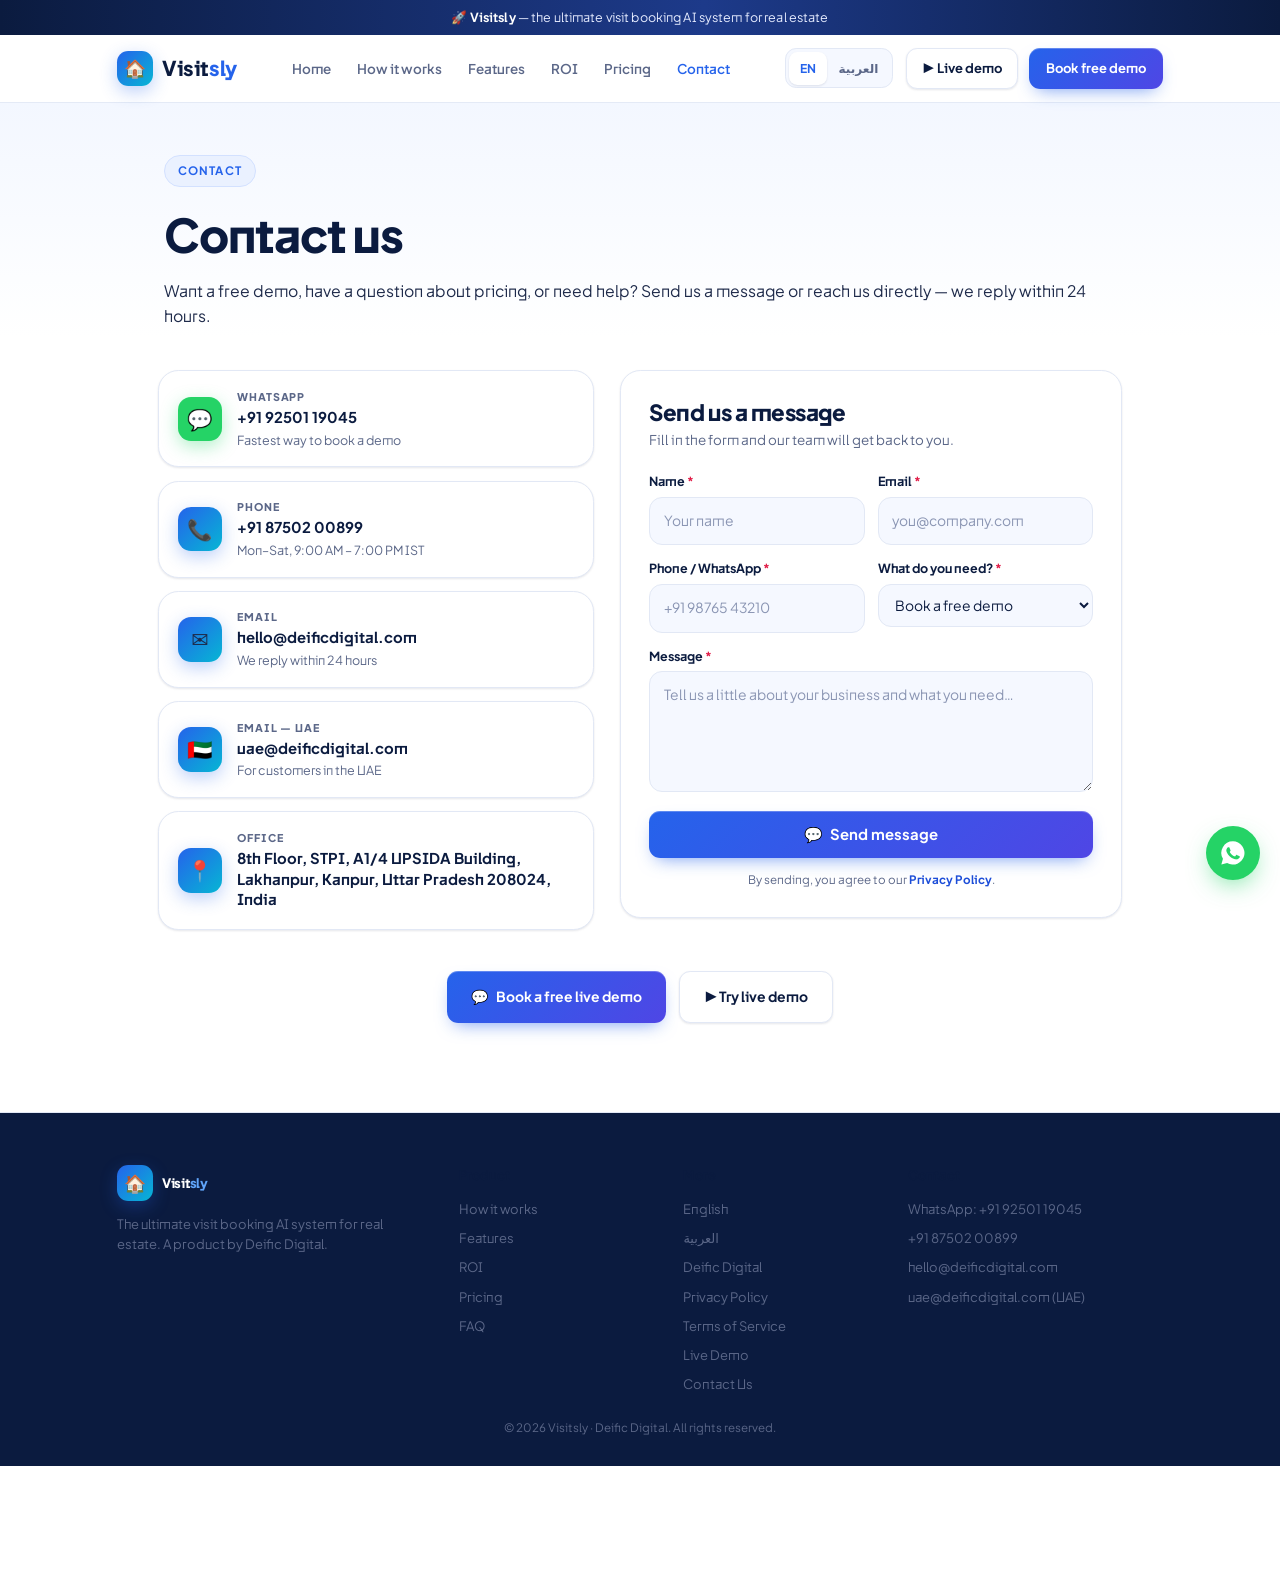
<file: contact.html>
<!doctype html>
<html lang="en" dir="ltr">
  <head>
    <meta charset="utf-8" />
    <script>
      (function () {
        try {
          var p = localStorage.getItem("vsLang");
          if (!p) {
            var g = JSON.parse(localStorage.getItem("vsGeo") || "null");
            if (
              g &&
              g.c &&
              Date.now() - g.t < 6048e5 &&
              /^(SA|AE|QA|KW|BH|OM|JO|LB|SY|IQ|YE|EG|LY|TN|DZ|MA|SD|PS|MR|DJ|SO|KM)$/.test(
                g.c,
              )
            )
              p = "ar";
          }
          if (/[?&]lang=ar\b/.test(location.search)) p = "ar";
          if (p === "ar") {
            document.documentElement.lang = "ar";
            document.documentElement.dir = "rtl";
          }
        } catch (e) {}
      })();
    </script>
    <meta name="viewport" content="width=device-width,initial-scale=1" />
    <title>Contact Us — Visitsly</title>
    <meta
      name="description"
      content="Contact Visitsly — book a free demo, ask about pricing or get support. Reach us on WhatsApp, phone or email, or send a message."
    />
    <meta name="robots" content="index,follow" />
    <link rel="canonical" href="https://visitsly.com/contact.html" />
    <meta property="og:type" content="website" />
    <meta property="og:site_name" content="Visitsly" />
    <meta property="og:title" content="Contact Us — Visitsly" />
    <meta
      property="og:description"
      content="Contact Visitsly — book a free demo, ask about pricing or get support."
    />
    <meta property="og:url" content="https://visitsly.com/contact.html" />
    <meta name="theme-color" content="#2563eb" />
    <link
      rel="icon"
      href="data:image/svg+xml,<svg xmlns='http://www.w3.org/2000/svg' viewBox='0 0 100 100'><rect width='100' height='100' rx='24' fill='%232563eb'/><text x='50' y='68' font-size='56' text-anchor='middle'>🏠</text></svg>"
    />
    <link rel="preconnect" href="https://fonts.googleapis.com" />
    <link rel="preconnect" href="https://fonts.gstatic.com" crossorigin />
    <link
      href="https://fonts.googleapis.com/css2?family=Plus+Jakarta+Sans:wght@400;500;600;700;800&amp;family=IBM+Plex+Sans+Arabic:wght@400;500;600;700&amp;display=swap"
      rel="stylesheet"
    />
    <style>
      :root {
        --font: "Plus Jakarta Sans", system-ui, sans-serif;
      }
      :root {
        --bg: #ffffff;
        --soft: #f5f8ff;
        --soft2: #eaf1ff;
        --line: #e2e8f5;
        --ink: #0b1b3f;
        --text: #1e2a4a;
        --muted: #5b6788;
        --blue: #2563eb;
        --blue-d: #1d4ed8;
        --indigo: #4f46e5;
        --cyan: #06b6d4;
        --sky: #38bdf8;
        --green: #16a34a;
        --wa: #25d366;
        --gold: #f59e0b;
        --pink: #e11d48;
        --navy: #0b1b3f;
      }
      * {
        box-sizing: border-box;
      }
      html {
        scroll-behavior: smooth;
      }
      body {
        margin: 0;
        overflow-x: hidden;
        background: var(--bg);
        color: var(--text);
        font-family: var(--font);
        line-height: 1.6;
        -webkit-font-smoothing: antialiased;
      }
      a {
        color: inherit;
        text-decoration: none;
      }
      .wrap {
        max-width: 1180px;
        margin: 0 auto;
        padding: 0 22px;
      }
      section {
        padding: 96px 0;
        position: relative;
      }
      h1,
      h2,
      h3 {
        line-height: 1.18;
        margin: 0;
        letter-spacing: -0.02em;
        color: var(--ink);
      }
      [dir="rtl"] h1,
      [dir="rtl"] h2,
      [dir="rtl"] h3 {
        letter-spacing: 0;
        line-height: 1.35;
      }
      .eyebrow {
        display: inline-flex;
        align-items: center;
        gap: 8px;
        font-size: 12.5px;
        font-weight: 700;
        letter-spacing: 0.1em;
        text-transform: uppercase;
        color: var(--blue);
        background: var(--soft2);
        border: 1px solid #d3e1ff;
        padding: 6px 14px;
        border-radius: 99px;
        margin-bottom: 16px;
      }
      [dir="rtl"] .eyebrow {
        letter-spacing: 0;
        font-size: 13.5px;
      }
      .sec-head {
        text-align: center;
        max-width: 780px;
        margin: 0 auto 56px;
      }
      .sec-head h2 {
        font-size: clamp(30px, 4.2vw, 46px);
        font-weight: 800;
      }
      .sec-head p {
        color: var(--muted);
        font-size: 17.5px;
        margin: 16px 0 0;
      }
      .grad {
        background: linear-gradient(
          92deg,
          #2563eb 0%,
          #4f46e5 45%,
          #06b6d4 100%
        );
        -webkit-background-clip: text;
        background-clip: text;
        color: transparent;
      }
      .btn {
        display: inline-flex;
        align-items: center;
        justify-content: center;
        gap: 8px;
        font-weight: 700;
        font-size: 15px;
        padding: 15px 26px;
        border-radius: 14px;
        transition:
          transform 0.2s,
          box-shadow 0.2s,
          background 0.2s;
        border: 0;
        font-family: inherit;
        cursor: pointer;
      }
      .btn-primary {
        background: linear-gradient(135deg, #2563eb, #4f46e5);
        color: #fff;
        box-shadow: 0 12px 30px rgba(37, 99, 235, 0.35);
      }
      .btn-primary:hover {
        transform: translateY(-2px);
        box-shadow: 0 16px 40px rgba(37, 99, 235, 0.45);
      }
      .btn-ghost {
        background: #fff;
        border: 1px solid var(--line);
        color: var(--ink);
        box-shadow: 0 4px 14px rgba(11, 27, 63, 0.06);
      }
      .btn-ghost:hover {
        border-color: #bcd0ff;
        background: var(--soft);
      }
      .btn-wa {
        background: var(--wa);
        color: #fff;
        box-shadow: 0 12px 30px rgba(37, 211, 102, 0.35);
      }

      .topbar {
        background: linear-gradient(90deg, #1d4ed8, #4f46e5, #0891b2);
        color: #e8efff;
        font-size: 13px;
        text-align: center;
        padding: 8px 16px;
      }
      .topbar b {
        color: #fff;
      }

      .nav {
        position: sticky;
        top: 0;
        z-index: 50;
        background: rgba(255, 255, 255, 0.85);
        backdrop-filter: blur(16px);
        border-bottom: 1px solid var(--line);
      }
      .nav .wrap {
        display: flex;
        align-items: center;
        justify-content: space-between;
        height: 72px;
        gap: 16px;
      }
      .logo {
        display: flex;
        align-items: center;
        gap: 10px;
        font-size: 22px;
      }
      .logo-mark {
        width: 38px;
        height: 38px;
        border-radius: 12px;
        background: linear-gradient(135deg, #2563eb, #06b6d4);
        display: grid;
        place-items: center;
        font-size: 19px;
        box-shadow: 0 6px 18px rgba(37, 99, 235, 0.3);
      }
      .lw {
        font-weight: 800;
        letter-spacing: -0.02em;
        color: var(--ink);
        font-family: "Plus Jakarta Sans", sans-serif;
      }
      .lw span {
        color: var(--blue);
      }
      .nav-links {
        display: flex;
        gap: 28px;
        font-size: 14.5px;
        color: var(--muted);
        font-weight: 600;
      }
      .nav-links a:hover {
        color: var(--blue);
      }
      .nav-right {
        display: flex;
        gap: 12px;
        align-items: center;
      }
      .seg {
        display: inline-flex;
        background: var(--soft);
        border: 1px solid var(--line);
        border-radius: 12px;
        padding: 3px;
      }
      .seg a,
      .seg button {
        font: inherit;
        font-size: 13px;
        font-weight: 700;
        padding: 7px 14px;
        border-radius: 9px;
        color: var(--muted);
        background: none;
        border: 0;
        cursor: pointer;
      }
      .seg .on {
        background: #fff;
        color: var(--blue);
        box-shadow: 0 2px 8px rgba(11, 27, 63, 0.1);
      }
      .nav .btn {
        padding: 11px 18px;
        font-size: 14px;
      }
      .menu-btn {
        display: none;
        background: none;
        border: 0;
        color: var(--ink);
        font-size: 26px;
        cursor: pointer;
      }

      footer {
        border-top: 1px solid var(--line);
        padding: 56px 0 30px;
        background: var(--soft);
        margin-top: 96px;
      }
      .foot {
        display: grid;
        grid-template-columns: 1.6fr 1fr 1fr 1.3fr;
        gap: 30px;
      }
      .foot p,
      .foot a,
      .foot li {
        color: var(--muted);
        font-size: 14px;
      }
      .foot h4 {
        font-size: 14px;
        margin: 0 0 14px;
        color: var(--ink);
      }
      .foot ul {
        list-style: none;
        margin: 0;
        padding: 0;
        display: flex;
        flex-direction: column;
        gap: 9px;
      }
      .foot a:hover {
        color: var(--blue);
      }
      .seo-text {
        margin-top: 40px;
        padding-top: 26px;
        border-top: 1px solid var(--line);
        color: #7a85a5;
        font-size: 13px;
        line-height: 1.8;
      }
      .seo-text h2 {
        font-size: 14px;
        color: var(--muted);
        margin-bottom: 8px;
        letter-spacing: 0;
      }
      .copy {
        text-align: center;
        color: var(--muted);
        font-size: 12.5px;
        margin-top: 26px;
      }
      .wa-float {
        position: fixed;
        inset-inline-end: 22px;
        bottom: 22px;
        z-index: 60;
        width: 58px;
        height: 58px;
        border-radius: 50%;
        background: #25d366;
        display: grid;
        place-items: center;
        box-shadow: 0 10px 30px rgba(37, 211, 102, 0.45);
        transition: transform 0.2s;
      }
      html[lang="ar"] {
        --font:
          "IBM Plex Sans Arabic", "Plus Jakarta Sans", system-ui, sans-serif;
      }
      html[lang="ar"] .en {
        display: none !important;
      }
      html:not([lang="ar"]) .ar {
        display: none !important;
      }
      .nav-right .seg {
        margin-inline-end: 2px;
      }
      .nav-right .seg button {
        padding: 7px 12px;
      }
      .hero-l {
        padding: 56px 0 8px;
        background: linear-gradient(180deg, #f3f7ff 0%, #fff 100%);
      }
      .hero-l .wrap,
      .lw-wrap {
        max-width: 900px;
      }
      .hero-l h1 {
        font-size: clamp(32px, 5vw, 50px);
        font-weight: 800;
        margin: 6px 0 10px;
      }
      .upd {
        color: var(--muted);
        font-size: 14px;
        font-weight: 600;
      }
      .lead {
        font-size: 17px;
        color: var(--text);
        margin: 18px 0 0;
      }
      .chips {
        display: flex;
        flex-wrap: wrap;
        gap: 10px;
        margin-top: 20px;
      }
      .chip {
        display: inline-flex;
        gap: 6px;
        align-items: center;
        background: #fff;
        border: 1px solid var(--line);
        border-radius: 99px;
        padding: 8px 16px;
        font-size: 13.5px;
        font-weight: 700;
        color: var(--ink);
        box-shadow: 0 4px 14px rgba(11, 27, 63, 0.05);
      }
      .chip:hover {
        border-color: #bcd0ff;
        background: var(--soft);
      }
      .lw-wrap {
        margin: 0 auto;
        padding: 10px 22px 0;
      }
      .toc {
        background: var(--soft);
        border: 1px solid var(--line);
        border-radius: 20px;
        padding: 22px 26px;
        margin: 26px 0 8px;
      }
      .toc b {
        display: block;
        color: var(--ink);
        margin-bottom: 10px;
      }
      .toc ol {
        margin: 0;
        padding-inline-start: 22px;
        columns: 2;
        column-gap: 36px;
        font-size: 14.5px;
      }
      .toc li {
        break-inside: avoid;
        padding: 3px 0;
      }
      .toc a {
        color: var(--blue-d);
        font-weight: 600;
      }
      .toc a:hover {
        text-decoration: underline;
      }
      .lg {
        padding: 34px 0 0;
        scroll-margin-top: 90px;
      }
      .lg h2 {
        font-size: clamp(21px, 2.6vw, 27px);
        font-weight: 800;
        display: flex;
        align-items: center;
        gap: 12px;
        margin-bottom: 12px;
      }
      .lg .num {
        flex: none;
        width: 34px;
        height: 34px;
        border-radius: 10px;
        background: var(--soft2);
        color: var(--blue);
        display: grid;
        place-items: center;
        font-size: 15px;
        font-weight: 800;
      }
      .lg p,
      .lg li {
        font-size: 16px;
        color: var(--text);
      }
      .lg p {
        margin: 0 0 12px;
      }
      .lg ul {
        margin: 0 0 12px;
        padding-inline-start: 24px;
      }
      .lg li {
        margin: 6px 0;
      }
      .lg a {
        color: var(--blue-d);
        text-decoration: underline;
        text-underline-offset: 3px;
      }
      .lg.region > div {
        background: #fff;
        border: 1px solid var(--line);
        border-inline-start: 5px solid var(--blue);
        border-radius: 18px;
        padding: 22px 24px;
        box-shadow: 0 10px 30px rgba(11, 27, 63, 0.05);
      }
      .lg.region#uae > div {
        border-inline-start-color: var(--cyan);
      }
      mark.ph {
        background: #fff1b8;
        color: #6b4e00;
        padding: 0 5px;
        border-radius: 5px;
        font-weight: 700;
      }
      .xlink {
        margin: 40px 0 0;
        padding: 20px 24px;
        border: 1px dashed #c8d6f5;
        border-radius: 16px;
        color: var(--muted);
        font-size: 15px;
      }
      .xlink a {
        color: var(--blue-d);
        font-weight: 700;
      }
      @media (max-width: 860px) {
        section {
          padding: 0;
        }
        .toc ol {
          columns: 1;
        }
        .lg.region > div {
          padding: 18px;
        }
      }
      @media print {
        .nav,
        .topbar,
        .wa-float,
        footer,
        .chips {
          display: none;
        }
      }

      /* ---------- contact page ---------- */
      .hero-l.c .wrap{max-width:1080px}
      .cgrid{display:grid;grid-template-columns:1fr 1.15fr;gap:28px;max-width:1080px;margin:0 auto;padding:36px 22px 0;align-items:start}
      .cinfo{display:flex;flex-direction:column;gap:14px}
      .ccard{display:flex;gap:16px;align-items:center;background:#fff;border:1px solid var(--line);border-radius:18px;padding:18px 20px;box-shadow:0 4px 14px rgba(11,27,63,.05);transition:transform .2s,border-color .2s,box-shadow .2s}
      a.ccard:hover{transform:translateY(-2px);border-color:#bcd0ff;box-shadow:0 12px 30px rgba(37,99,235,.12)}
      .cico{flex:none;width:48px;height:48px;border-radius:14px;background:linear-gradient(135deg,#2563eb,#06b6d4);display:grid;place-items:center;font-size:22px;box-shadow:0 6px 18px rgba(37,99,235,.3)}
      .cico.wa{background:var(--wa);box-shadow:0 6px 18px rgba(37,211,102,.35)}
      .ccard small{display:block;font-size:11.5px;font-weight:800;letter-spacing:.08em;text-transform:uppercase;color:var(--muted)}
      .ccard b{display:block;font-size:16px;color:var(--ink);line-height:1.4;margin:2px 0}
      .ccard span.sub{display:block;font-size:13.5px;color:var(--muted)}
      .cform{background:#fff;border:1px solid var(--line);border-radius:22px;padding:30px;box-shadow:0 20px 50px rgba(11,27,63,.08)}
      .cform h2{font-size:24px;font-weight:800;color:var(--ink);margin:0 0 4px}
      .cform .sub{color:var(--muted);font-size:14.5px;margin:0 0 22px}
      .frow{display:grid;grid-template-columns:1fr 1fr;gap:14px}
      .fld{display:flex;flex-direction:column;gap:6px;margin-bottom:14px}
      .fld label{font-size:13.5px;font-weight:700;color:var(--ink)}
      .fld label i{color:var(--pink);font-style:normal}
      .fld input,.fld select,.fld textarea{width:100%;font:inherit;font-size:15px;color:var(--ink);background:var(--soft);border:1px solid var(--line);border-radius:14px;padding:13px 15px;outline:none;transition:border-color .2s,box-shadow .2s,background .2s}
      .fld textarea{min-height:130px;resize:vertical}
      .fld input::placeholder,.fld textarea::placeholder{color:#8a95b3}
      .fld input:focus,.fld select:focus,.fld textarea:focus{background:#fff;border-color:var(--blue);box-shadow:0 0 0 4px rgba(37,99,235,.14)}
      .fld input[dir=ltr]:placeholder-shown{text-align:start}
      .hp{position:absolute!important;width:1px;height:1px;opacity:0;overflow:hidden;clip:rect(0 0 0 0);pointer-events:none}
      .cform .btn{width:100%;margin-top:6px;font-size:16px}
      .cform .btn[disabled]{opacity:.7;cursor:wait}
      .fnote{font-size:12.5px;color:var(--muted);margin:14px 0 0;text-align:center}
      .fnote a{color:var(--blue-d);font-weight:700}
      .fmsg{display:none;margin-top:14px;padding:13px 16px;border-radius:14px;font-size:14.5px;font-weight:600}
      .fmsg.ok{display:block;background:#dcfce7;color:#15803d;border:1px solid #bbf7d0}
      .fmsg.err{display:block;background:#ffe4e9;color:#be123c;border:1px solid #fecdd3}
      .nav-links a.active{color:var(--blue)}
      @media (max-width:860px){.cgrid{grid-template-columns:1fr;padding-top:26px}.frow{grid-template-columns:1fr}.cform{padding:22px}}

      /* mobile nav + footer (shared with index.html) */
      @media (max-width: 1000px){.nav-links{gap:18px}}
      @media (max-width: 860px){
        .nav-links{display:none;position:absolute;top:100%;left:0;right:0;flex-direction:column;gap:0;background:#fff;border-bottom:1px solid var(--line);padding:10px 22px}
        .nav-links.open{display:flex}
        .nav-links a{padding:12px 0}
        .menu-btn{display:block}
        .nav .btn{display:none}
        .foot{grid-template-columns:1fr 1fr}
      }
      @media (max-width: 560px){.foot{grid-template-columns:1fr}.topbar{font-size:12px}}

      html[lang="ar"] .ccard b[dir="ltr"]{text-align:right}
      .foot a[href^="tel:"]{unicode-bidi:isolate;direction:ltr;display:inline-block}

      .nav-links{align-items:center}
      .nav-links a.nav-demo{color:#fff;background:linear-gradient(135deg,#2563eb,#4f46e5);padding:6px 14px;border-radius:99px;box-shadow:0 6px 16px rgba(37,99,235,.3)}
      .nav-links a.nav-demo:hover{color:#fff;transform:translateY(-1px)}

      /* responsive scale: small laptops down, big screens up */
      @media (min-width:1021px) and (max-width:1440px){html{zoom:.93}}
      @media (min-width:1021px) and (max-width:1200px){html{zoom:.88}}
      @media (min-width:1700px){html{zoom:1.15}}
      @media (min-width:2000px){html{zoom:1.35}}
      @media (min-width:2560px){html{zoom:1.7}}
      @media (min-width:3200px){html{zoom:2.1}}

      .nav-links a.nav-m{display:none}
      .nav .btn.nav-live{padding:10px 16px;font-size:14px;white-space:nowrap}
      .sec-cta{display:flex;gap:14px;justify-content:center;flex-wrap:wrap;margin:44px 0 56px}
      @media (max-width:1000px){.nav .btn.nav-live{display:none}}
      @media (max-width:860px){.nav-links a.nav-m{display:block;font-weight:700;color:var(--blue)}.sec-cta .btn{flex:1 1 220px;justify-content:center}}
      @media (max-width:860px){.nav-links a.nav-demo{padding:8px 16px;margin:8px 0;align-self:flex-start}}
    
      /* keep anchors / auto-scroll clear of the sticky navbar */
      html{scroll-padding-top:96px}
      section[id],.lg[id],[id].vs-anim,.vs-anim{scroll-margin-top:96px}
    </style>
      <link rel="stylesheet" href="assets/css/saas.css" />
  </head>
  <body>
    <div class="topbar">
      <span class="en"
        >🚀 <b>Visitsly</b> — the ultimate visit booking AI system for real
        estate</span
      ><span class="ar"
        >🚀 <b>Visitsly</b> — نظام حجز المعاينات العقارية الأمثل بالذكاء
        الاصطناعي</span
      >
    </div>
    <nav class="nav" aria-label="Main">
      <div class="wrap">
        <a href="index.html" class="logo" aria-label="Visitsly"
          ><div class="logo-mark">🏠</div>
          <b class="lw">Visit<span>sly</span></b></a
        >
        <div class="nav-links" id="navLinks">
          <a href="index.html"><span class="en">Home</span><span class="ar">الرئيسية</span></a
          ><a href="index.html#how-it-works"
            ><span class="en">How it works</span
            ><span class="ar">كيف يعمل</span></a
          ><a href="index.html#features"
            ><span class="en">Features</span><span class="ar">المزايا</span></a
          ><a href="index.html#calculator"
            ><span class="en">ROI</span><span class="ar">العائد</span></a
          ><a href="index.html#pricing"
            ><span class="en">Pricing</span><span class="ar">الأسعار</span></a
          ><a href="contact.html" class="active"
            ><span class="en">Contact</span><span class="ar">تواصل معنا</span></a
          ><a class="nav-m" href="demo.html"><span class="en">Live Demo</span><span class="ar">عرض مباشر</span></a
          ><a class="nav-m" href="https://visitsly.com/login"><span class="en">Book free demo</span><span class="ar">احجز عرضاً مجانياً</span></a>
        </div>
        <div class="nav-right">
          <div
            class="seg"
            role="group"
            aria-label="Language / اللغة"
            id="langSeg"
          >
            <button
              type="button"
              data-lang="en"
              lang="en"
              class="on"
              aria-pressed="true"
            >
              EN</button
            ><button
              type="button"
              data-lang="ar"
              lang="ar"
              aria-pressed="false"
            >
              العربية
            </button>
          </div>
          <a class="btn btn-ghost nav-live" href="demo.html"><span class="en">▶ Live demo</span><span class="ar">▶ عرض مباشر</span></a>
          <a
            class="btn btn-primary"
            href="https://visitsly.com/login"
            ><span class="en">Book free demo</span
            ><span class="ar">احجز عرضاً مجانياً</span></a
          >
          <button
            class="menu-btn"
            aria-label="Menu"
            onclick="
              document.getElementById('navLinks').classList.toggle('open')
            "
          >
            ☰
          </button>
        </div>
      </div>
    </nav>
    <header class="hero-l c">
      <div class="wrap">
        <div class="eyebrow"><span class="en">Contact</span><span class="ar">تواصل معنا</span></div>
        <h1><span class="en">Contact us</span><span class="ar">تواصل معنا</span></h1>
        <p class="lead"><span class="en">Want a free demo, have a question about pricing, or need help? Send us a message or reach us directly — we reply within 24 hours.</span><span class="ar">هل تريد عرضاً مجانياً أو لديك سؤال عن الأسعار أو تحتاج مساعدة؟ أرسل لنا رسالة أو تواصل معنا مباشرة — نرد خلال 24 ساعة.</span></p>
      </div>
    </header>
    <main>
      <div class="cgrid">
        <div class="cinfo">
          <a class="ccard" href="https://wa.me/919250119045" target="_blank" rel="noopener" data-wa-plain>
            <div class="cico wa">💬</div>
            <div><small>WhatsApp</small><b dir="ltr">+91 92501 19045</b><span class="sub"><span class="en">Fastest way to book a demo</span><span class="ar">أسرع طريقة لحجز عرض تجريبي</span></span></div>
          </a>
          <a class="ccard" href="tel:+918750200899">
            <div class="cico">📞</div>
            <div><small><span class="en">Phone</span><span class="ar">الهاتف</span></small><b dir="ltr">+91 87502 00899</b><span class="sub"><span class="en">Mon–Sat, 9:00 AM – 7:00 PM IST</span><span class="ar">الاثنين–السبت، 9:00 ص – 7:00 م (بتوقيت الهند)</span></span></div>
          </a>
          <a class="ccard" href="mailto:hello@deificdigital.com">
            <div class="cico">✉️</div>
            <div><small><span class="en">Email</span><span class="ar">البريد الإلكتروني</span></small><b>hello@deificdigital.com</b><span class="sub"><span class="en">We reply within 24 hours</span><span class="ar">نرد خلال 24 ساعة</span></span></div>
          </a>
          <a class="ccard" href="mailto:uae@deificdigital.com">
            <div class="cico">🇦🇪</div>
            <div><small><span class="en">Email — UAE</span><span class="ar">البريد — الإمارات</span></small><b>uae@deificdigital.com</b><span class="sub"><span class="en">For customers in the UAE</span><span class="ar">للعملاء في الإمارات</span></span></div>
          </a>
          <a class="ccard" href="https://www.google.co.in/maps/search/8th+Floor,+STPI,+A1%2F4+UPSIDA+Building,+Lakhanpur,+Kanpur,+Uttar+Pradesh+208024,+India" target="_blank" rel="noopener">
            <div class="cico">📍</div>
            <div><small><span class="en">Office</span><span class="ar">المكتب</span></small><b dir="ltr">8th Floor, STPI, A1/4 UPSIDA Building, Lakhanpur, Kanpur, Uttar Pradesh 208024, India</b></div>
          </a>
        </div>

        <form class="cform" id="cf" novalidate>
          <h2><span class="en">Send us a message</span><span class="ar">أرسل لنا رسالة</span></h2>
          <p class="sub"><span class="en">Fill in the form and our team will get back to you.</span><span class="ar">املأ النموذج وسيعاود فريقنا التواصل معك.</span></p>
          <div class="frow">
            <div class="fld"><label for="f_name"><span class="en">Name</span><span class="ar">الاسم</span> <i>*</i></label>
              <input id="f_name" name="name" required autocomplete="name" data-ph-en="Your name" data-ph-ar="اسمك" placeholder="Your name"></div>
            <div class="fld"><label for="f_email"><span class="en">Email</span><span class="ar">البريد الإلكتروني</span> <i>*</i></label>
              <input id="f_email" name="email" type="email" dir="ltr" required autocomplete="email" placeholder="you@company.com"></div>
          </div>
          <div class="frow">
            <div class="fld"><label for="f_phone"><span class="en">Phone / WhatsApp</span><span class="ar">الهاتف / واتساب</span> <i>*</i></label>
              <input id="f_phone" name="phone" type="tel" dir="ltr" required autocomplete="tel" placeholder="+91 98765 43210"></div>
            <div class="fld"><label for="f_topic"><span class="en">What do you need?</span><span class="ar">كيف يمكننا مساعدتك؟</span> <i>*</i></label>
              <select id="f_topic" name="topic" required>
                <option value="Free demo" data-en="Book a free demo" data-ar="حجز عرض مجاني">Book a free demo</option>
                <option value="Pricing" data-en="Pricing &amp; plans" data-ar="الأسعار والباقات">Pricing &amp; plans</option>
                <option value="Support" data-en="Support" data-ar="الدعم الفني">Support</option>
                <option value="Partnership" data-en="Partnership" data-ar="شراكة">Partnership</option>
                <option value="Other" data-en="Something else" data-ar="شيء آخر">Something else</option>
              </select></div>
          </div>
          <div class="fld"><label for="f_msg"><span class="en">Message</span><span class="ar">الرسالة</span> <i>*</i></label>
            <textarea id="f_msg" name="message" required maxlength="500" data-ph-en="Tell us a little about your business and what you need…" data-ph-ar="أخبرنا قليلاً عن عملك وما تحتاجه…" placeholder="Tell us a little about your business and what you need…"></textarea></div>
          <input class="hp" type="text" name="_honey" tabindex="-1" autocomplete="off" aria-hidden="true">
          <button class="btn btn-primary" type="submit" id="f_btn">💬 <span class="en">Send message</span><span class="ar">إرسال الرسالة</span></button>
          <div class="fmsg" id="f_msgbox" role="status" aria-live="polite"></div>
          <p class="fnote"><span class="en">By sending, you agree to our <a href="privacy.html">Privacy Policy</a>.</span><span class="ar">بإرسالك توافق على <a href="privacy.html">سياسة الخصوصية</a>.</span></p>
        </form>
      </div>

    <div class="wrap">
      <div class="sec-cta">
        <a class="btn btn-primary" data-wa href="https://wa.me/919250119045?text=Hi%2C%20I%20want%20a%20free%20demo%20of%20Visitsly" target="_blank" rel="noopener">💬 <span class="en">Book a free live demo</span><span class="ar">احجز عرضاً مباشراً مجاناً</span></a>
        <a class="btn btn-ghost" href="demo.html"><span class="en">▶ Try live demo</span><span class="ar">▶ جرّب العرض المباشر</span></a>
      </div>
    </div>
    </main>
    <footer>
      <div class="wrap">
        <div class="foot">
          <div>
            <a href="index.html" class="logo"
              ><div class="logo-mark">🏠</div>
              <b class="lw">Visit<span>sly</span></b></a
            >
            <p style="margin-top: 14px; max-width: 330px">
              <span class="en"
                >The ultimate visit booking AI system for real estate. A product
                by Deific Digital.</span
              ><span class="ar"
                >نظام حجز المعاينات العقارية الأمثل بالذكاء الاصطناعي. أحد
                منتجات Deific Digital.</span
              >
            </p>
          </div>
          <div>
            <h4>
              <span class="en">Product</span><span class="ar">المنتج</span>
            </h4>
            <ul>
              <li>
                <a href="index.html#how-it-works"
                  ><span class="en">How it works</span
                  ><span class="ar">كيف يعمل</span></a
                >
              </li>
              <li>
                <a href="index.html#features"
                  ><span class="en">Features</span
                  ><span class="ar">المزايا</span></a
                >
              </li>
              <li>
                <a href="index.html#calculator"
                  ><span class="en">ROI</span><span class="ar">العائد</span></a
                >
              </li>
              <li>
                <a href="index.html#pricing"
                  ><span class="en">Pricing</span
                  ><span class="ar">الأسعار</span></a
                >
              </li>
              <li>
                <a href="index.html#faq"
                  ><span class="en">FAQ</span
                  ><span class="ar">الأسئلة الشائعة</span></a
                >
              </li>
              <li>
                </li>
            </ul>
          </div>
          <div>
            <h4><span class="en">More</span><span class="ar">المزيد</span></h4>
            <ul>
              <li><a href="#" data-setlang="en" lang="en">English</a></li>
              <li><a href="#" data-setlang="ar" lang="ar">العربية</a></li>
              <li>
                <a
                  href="https://www.deificdigital.com"
                  target="_blank"
                  rel="noopener"
                  >Deific Digital</a
                >
              </li>
              <li>
                <a href="privacy.html"
                  ><span class="en">Privacy Policy</span
                  ><span class="ar">سياسة الخصوصية</span></a
                >
              </li>
              <li>
                <a href="terms.html"
                  ><span class="en">Terms of Service</span
                  ><span class="ar">شروط الخدمة</span></a
                >
              </li>
              <li>
                <a href="demo.html"
                  ><span class="en">Live Demo</span
                  ><span class="ar">عرض مباشر</span></a
                >
              </li>
              <li>
                <a href="contact.html"
                  ><span class="en">Contact Us</span
                  ><span class="ar">تواصل معنا</span></a
                >
              </li>
            </ul>
          </div>
          <div>
            <h4>
              <span class="en">Contact</span><span class="ar">تواصل معنا</span>
            </h4>
            <ul>
              <li>
                <a
                  href="https://wa.me/919250119045"
                  target="_blank"
                  rel="noopener"
                  >WhatsApp: +91 92501 19045</a
                >
              </li>
              <li><a href="tel:+918750200899">+91 87502 00899</a></li>
              <li>
                <a href="mailto:hello@deificdigital.com"
                  >hello@deificdigital.com</a
                >
              </li>
              <li>
                <a href="mailto:uae@deificdigital.com"
                  >uae@deificdigital.com (UAE)</a
                >
              </li>
            </ul>
          </div>
        </div>
        <div class="copy">
          © <span id="yr">2026</span> Visitsly · Deific Digital.
          <span class="en">All rights reserved.</span
          ><span class="ar">جميع الحقوق محفوظة.</span>
        </div>
      </div>
    </footer>
    <a
      class="wa-float"
      data-wa
      href="https://wa.me/919250119045?text=Hi%2C%20I%20want%20a%20free%20demo%20of%20Visitsly"
      target="_blank"
      rel="noopener"
      aria-label="WhatsApp"
      ><svg width="30" height="30" viewBox="0 0 24 24" fill="#fff">
        <path
          d="M12 2a10 10 0 0 0-8.6 15.1L2 22l5-1.3A10 10 0 1 0 12 2zm5.2 14.3c-.2.6-1.3 1.2-1.8 1.2-.5.1-1 .2-3.3-.7-2.8-1.2-4.6-4-4.7-4.2-.1-.2-1.1-1.5-1.1-2.8s.7-2 1-2.3c.2-.3.5-.3.7-.3h.5c.2 0 .4 0 .6.5l.8 2c.1.2.1.4 0 .5l-.4.6c-.1.2-.3.3-.1.6.2.3.8 1.3 1.7 2.1 1.1 1 2 1.3 2.3 1.4.3.1.4.1.6-.1l.8-1c.2-.3.4-.2.6-.1l1.9.9c.3.1.5.2.5.3.1.2.1.7-.1 1.3z"
        /></svg
    ></a>
    <script>
      (function () {
        var TT = {
            en: "Contact Us — Visitsly",
            ar: "تواصل معنا — Visitsly",
          },
          WA = {
            en: "https://wa.me/919250119045?text=Hi%2C%20I%20want%20a%20free%20demo%20of%20Visitsly",
            ar: "https://wa.me/919250119045?text=%D9%85%D8%B1%D8%AD%D8%A8%D8%A7%D9%8B%D8%8C%20%D8%A3%D8%B1%D9%8A%D8%AF%20%D8%B9%D8%B1%D8%B6%D8%A7%D9%8B%20%D9%85%D8%AC%D8%A7%D9%86%D9%8A%D8%A7%D9%8B%20%D9%84%D9%86%D8%B8%D8%A7%D9%85%20Visitsly",
          };
        var AR_CC =
          /^(SA|AE|QA|KW|BH|OM|JO|LB|SY|IQ|YE|EG|LY|TN|DZ|MA|SD|PS|MR|DJ|SO|KM)$/;
        var AR_TZ =
          /^(Asia\/(Dubai|Riyadh|Qatar|Kuwait|Bahrain|Muscat|Baghdad|Amman|Beirut|Damascus|Aden|Gaza|Hebron)|Africa\/(Cairo|Tripoli|Tunis|Algiers|Casablanca|El_Aaiun|Khartoum|Djibouti|Mogadishu|Nouakchott)|Indian\/Comoro)$/;
        var GEO = [
          [
            "https://api.country.is/",
            function (j) {
              return j && j.country;
            },
          ],
          [
            "https://get.geojs.io/v1/ip/country.json",
            function (j) {
              return j && j.country;
            },
          ],
          [
            "https://ipapi.co/json/",
            function (j) {
              return j && j.country_code;
            },
          ],
        ];
        var picked = false;
        function setLang(l, save) {
          if (l !== "ar") l = "en";
          var d = document.documentElement;
          d.lang = l;
          d.dir = l === "ar" ? "rtl" : "ltr";
          document.title = TT[l];
          document.querySelectorAll("[data-lang]").forEach(function (b) {
            var on = b.getAttribute("data-lang") === l;
            b.classList.toggle("on", on);
            b.setAttribute("aria-pressed", on);
          });
          document.querySelectorAll("[data-wa]").forEach(function (a) {
            a.href = WA[l];
          });
          document.getElementById("yr").textContent = new Date().getFullYear();
          if (save) {
            picked = true;
            try {
              localStorage.setItem("vsLang", l);
            } catch (e) {}
          }
        }
        document.addEventListener("click", function (e) {
          var b =
            e.target.closest && e.target.closest("[data-lang],[data-setlang]");
          if (!b) return;
          e.preventDefault();
          setLang(
            b.getAttribute("data-lang") || b.getAttribute("data-setlang"),
            true,
          );
        });
        document.querySelectorAll("#navLinks a").forEach(function (a) {
          a.addEventListener("click", function () {
            document.getElementById("navLinks").classList.remove("open");
          });
        });
        function getJSON(u, ms) {
          return new Promise(function (res, rej) {
            var c = window.AbortController ? new AbortController() : null,
              t = setTimeout(function () {
                if (c) c.abort();
                rej();
              }, ms);
            fetch(u, { signal: c ? c.signal : undefined, cache: "no-store" })
              .then(function (r) {
                if (!r.ok) throw 0;
                return r.json();
              })
              .then(
                function (j) {
                  clearTimeout(t);
                  res(j);
                },
                function (e) {
                  clearTimeout(t);
                  rej(e);
                },
              );
          });
        }
        function tz() {
          var z = "";
          try {
            z = Intl.DateTimeFormat().resolvedOptions().timeZone || "";
          } catch (e) {}
          return AR_TZ.test(z) ? "XA" : "";
        }
        function detect(cb) {
          try {
            var g = JSON.parse(localStorage.getItem("vsGeo") || "null");
            if (g && g.c && Date.now() - g.t < 6048e5) {
              cb(g.c);
              return;
            }
          } catch (e) {}
          var i = 0;
          (function next() {
            if (i >= GEO.length) {
              cb(tz());
              return;
            }
            var s = GEO[i++];
            getJSON(s[0], 2500).then(function (j) {
              var c = s[1](j);
              if (c && /^[A-Za-z]{2}$/.test(c)) {
                c = c.toUpperCase();
                try {
                  localStorage.setItem(
                    "vsGeo",
                    JSON.stringify({ c: c, t: Date.now() }),
                  );
                } catch (e) {}
                cb(c);
              } else next();
            }, next);
          })();
        }
        var saved = null,
          q = location.search.match(/[?&]lang=(ar|en)\b/);
        try {
          saved = localStorage.getItem("vsLang");
        } catch (e) {}
        if (q) {
          saved = q[1];
          try {
            localStorage.setItem("vsLang", saved);
          } catch (e) {}
        }
        if (saved === "ar" || saved === "en") {
          setLang(saved, false);
        } else {
          setLang(document.documentElement.lang === "ar" ? "ar" : "en", false);
          detect(function (c) {
            var p = null;
            try {
              p = localStorage.getItem("vsLang");
            } catch (e) {}
            if (!picked && !p && (AR_CC.test(c) || c === "XA"))
              setLang("ar", false);
          });
        }
      })();
    </script>

    <script>
      (function () {
        var WA_NUM = "919250119045";
        var form = document.getElementById("cf"),
          btn = document.getElementById("f_btn"),
          box = document.getElementById("f_msgbox"),
          root = document.documentElement;
        var M = {
          en: { ok: "Opening WhatsApp… just press Send there to deliver your message.", err: "Please fill in all required fields correctly.", hi: "Hi Visitsly, I have an enquiry.", n: "Name", e: "Email", p: "Phone", t: "Topic", m: "Message" },
          ar: { ok: "جارٍ فتح واتساب… اضغط إرسال هناك لإيصال رسالتك.", err: "يرجى ملء جميع الحقول المطلوبة بشكل صحيح.", hi: "مرحباً Visitsly، لدي استفسار.", n: "الاسم", e: "البريد", p: "الهاتف", t: "الموضوع", m: "الرسالة" }
        };
        function L() { return root.lang === "ar" ? "ar" : "en"; }
        function sync() {
          var l = L();
          document.querySelectorAll("[data-ph-en]").forEach(function (e) { e.placeholder = e.getAttribute("data-ph-" + l); });
          document.querySelectorAll("option[data-en]").forEach(function (o) { o.textContent = o.getAttribute("data-" + l); });
        }
        new MutationObserver(sync).observe(root, { attributes: true, attributeFilter: ["lang"] });
        sync();
        function show(c, m) { box.className = "fmsg " + c; box.textContent = m; }
        form.addEventListener("submit", function (e) {
          e.preventDefault();
          if (form._honey && form._honey.value) return;
          var ok = form.checkValidity() && /^[+()\d\s-]{7,}$/.test(form.phone.value.trim());
          if (!ok) { form.reportValidity(); show("err", M[L()].err); return; }
          var m = M[L()], opt = form.topic.options[form.topic.selectedIndex].textContent;
          var text = m.hi + "\n\n" + m.n + ": " + form.name.value.trim() + "\n" + m.e + ": " + form.email.value.trim() + "\n" + m.p + ": " + form.phone.value.trim() + "\n" + m.t + ": " + opt + "\n" + m.m + ": " + form.message.value.trim();
          show("ok", m.ok);
          window.open("https://wa.me/" + WA_NUM + "?text=" + encodeURIComponent(text), "_blank", "noopener");
        });
      })();
    </script>
  </body>
</html>
</file>
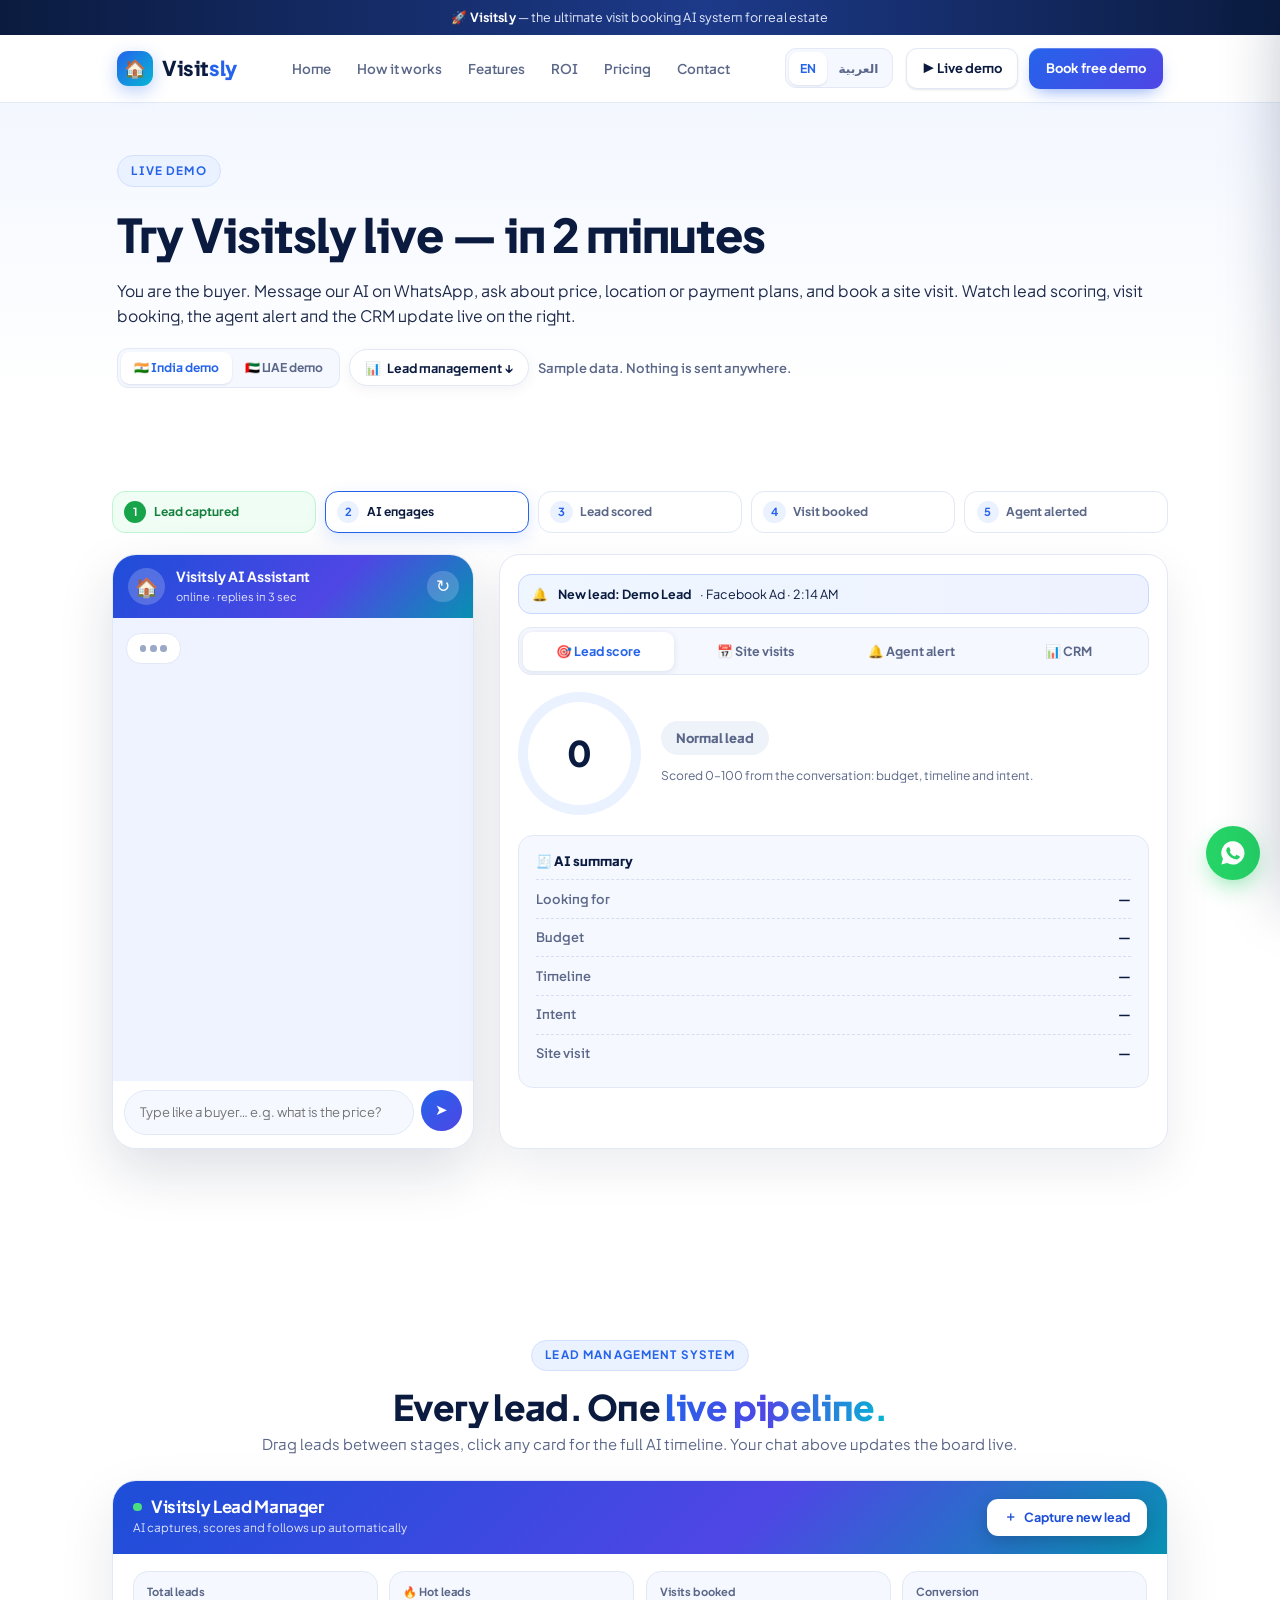
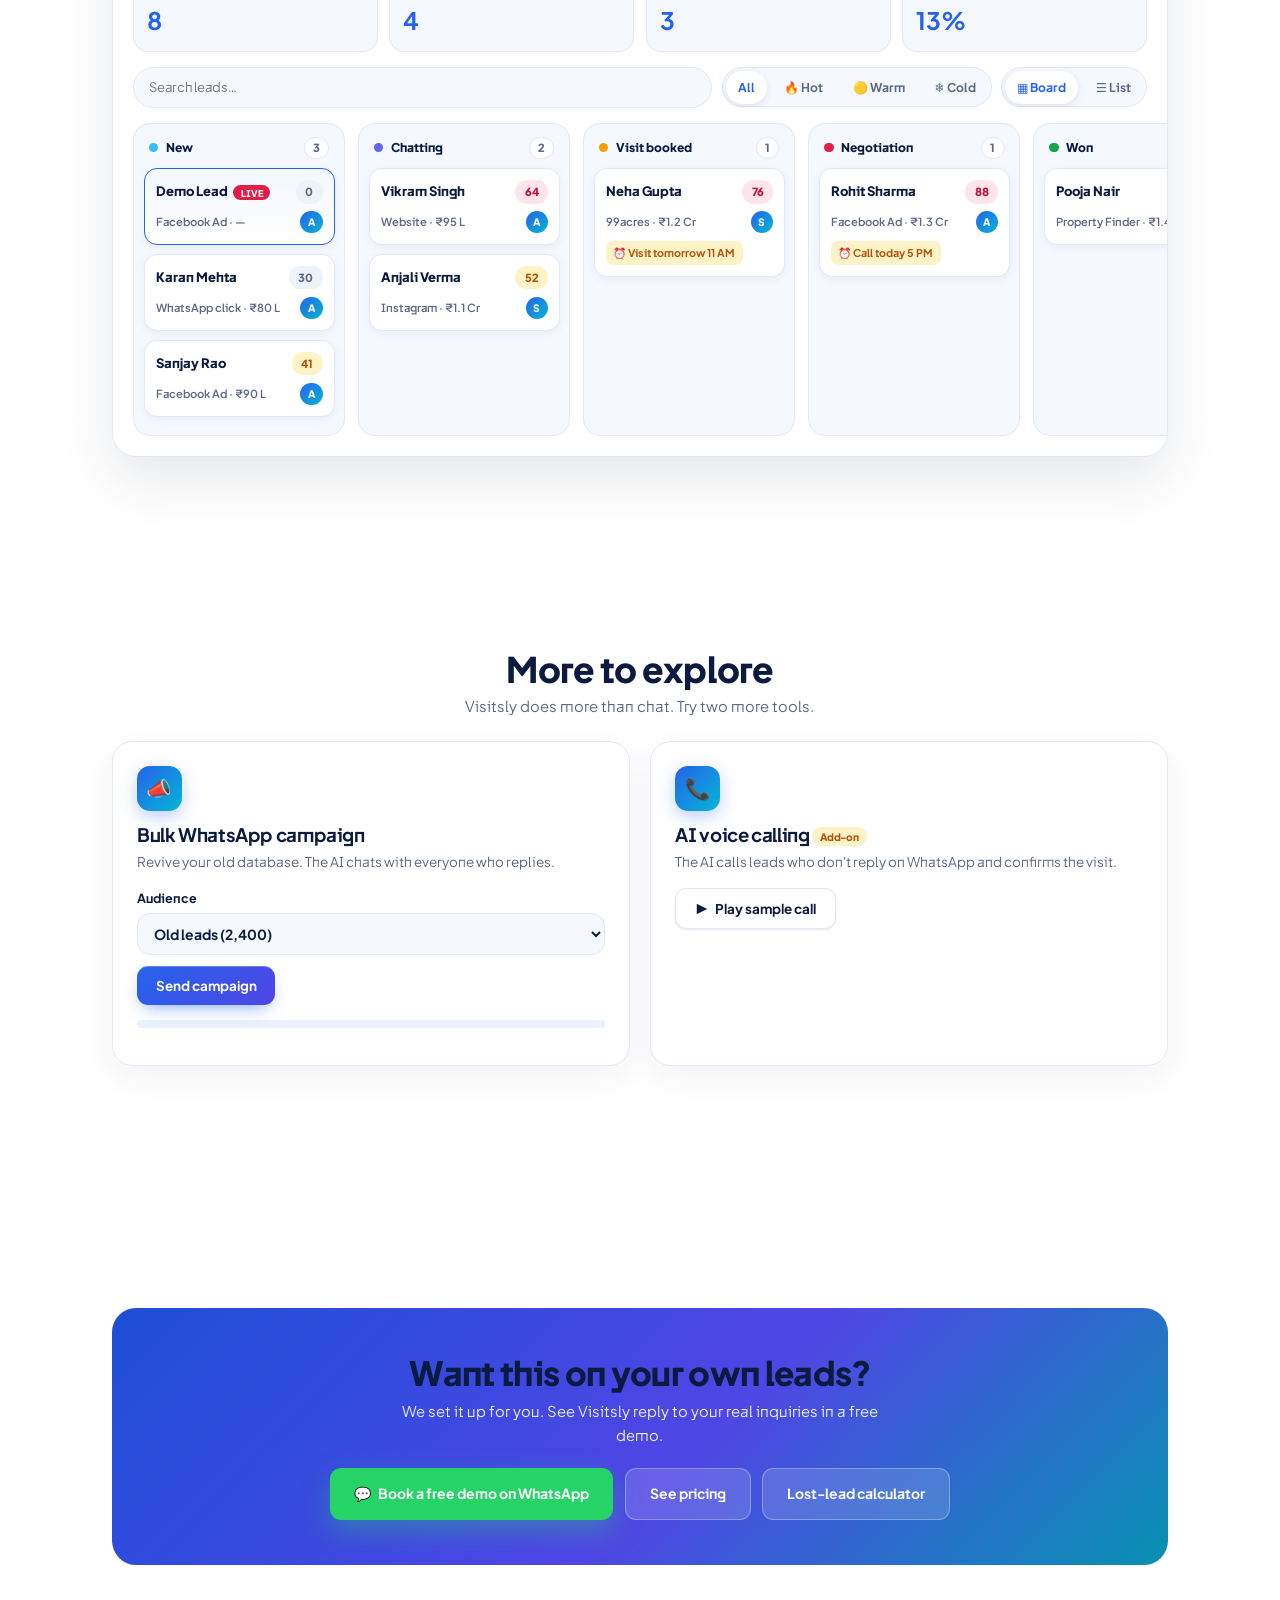
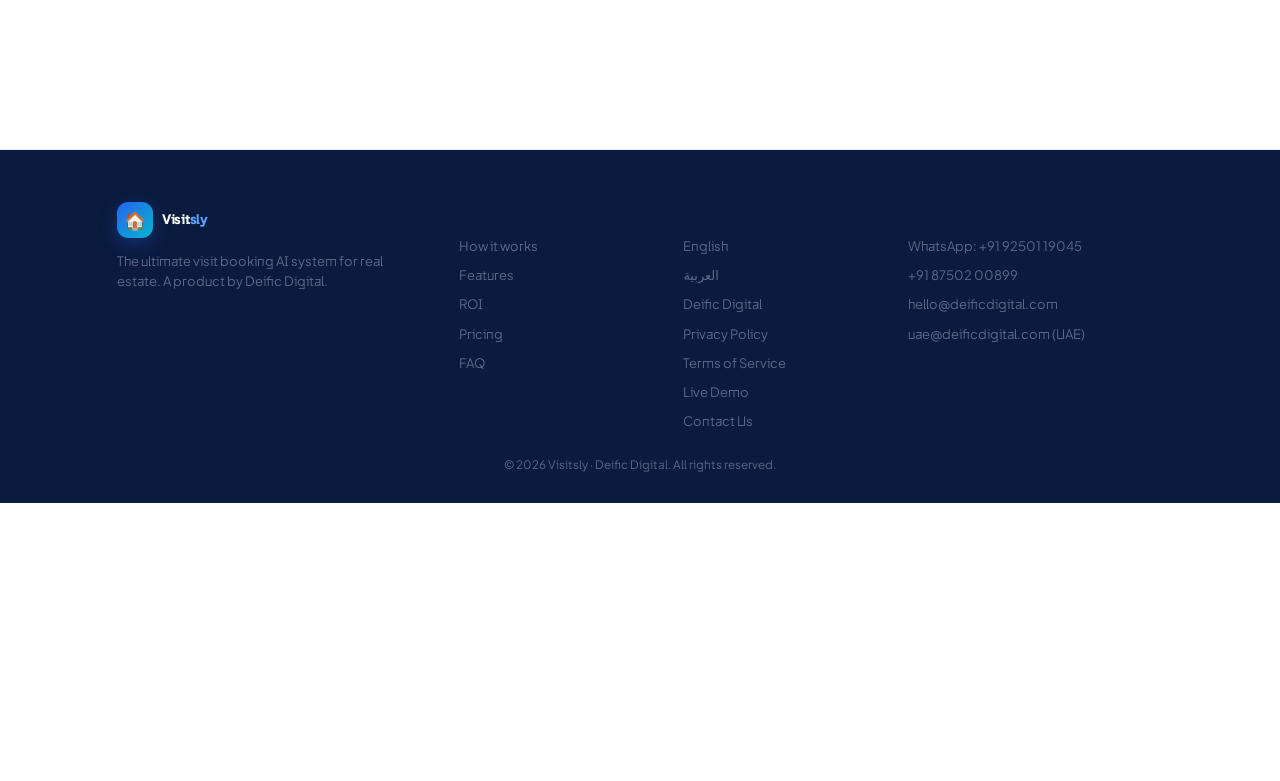
<file: demo.html>
<!doctype html>
<html lang="en" dir="ltr">
  <head>
    <meta charset="utf-8" />
    <script>
      (function () {
        try {
          var p = localStorage.getItem("vsLang");
          if (!p) {
            var g = JSON.parse(localStorage.getItem("vsGeo") || "null");
            if (
              g &&
              g.c &&
              Date.now() - g.t < 6048e5 &&
              /^(SA|AE|QA|KW|BH|OM|JO|LB|SY|IQ|YE|EG|LY|TN|DZ|MA|SD|PS|MR|DJ|SO|KM)$/.test(
                g.c,
              )
            )
              p = "ar";
          }
          if (/[?&]lang=ar\b/.test(location.search)) p = "ar";
          if (p === "ar") {
            document.documentElement.lang = "ar";
            document.documentElement.dir = "rtl";
          }
        } catch (e) {}
      })();
    </script>
    <meta name="viewport" content="width=device-width,initial-scale=1" />
    <title>Live Demo — Visitsly</title>
    <meta
      name="description"
      content="Try Visitsly live: chat with the AI WhatsApp agent as a buyer, watch lead scoring, visit booking, agent alerts and the CRM update in real time."
    />
    <meta name="robots" content="index,follow" />
    <link rel="canonical" href="https://visitsly.com/demo.html" />
    <meta property="og:type" content="website" />
    <meta property="og:site_name" content="Visitsly" />
    <meta property="og:title" content="Live Demo — Visitsly" />
    <meta
      property="og:description"
      content="Try Visitsly live: AI WhatsApp agent, lead scoring, visit booking and CRM in one interactive demo."
    />
    <meta property="og:url" content="https://visitsly.com/demo.html" />
    <meta name="theme-color" content="#2563eb" />
    <link
      rel="icon"
      href="data:image/svg+xml,<svg xmlns='http://www.w3.org/2000/svg' viewBox='0 0 100 100'><rect width='100' height='100' rx='24' fill='%232563eb'/><text x='50' y='68' font-size='56' text-anchor='middle'>🏠</text></svg>"
    />
    <link rel="preconnect" href="https://fonts.googleapis.com" />
    <link rel="preconnect" href="https://fonts.gstatic.com" crossorigin />
    <link
      href="https://fonts.googleapis.com/css2?family=Plus+Jakarta+Sans:wght@400;500;600;700;800&amp;family=IBM+Plex+Sans+Arabic:wght@400;500;600;700&amp;display=swap"
      rel="stylesheet"
    />
    <style>
      :root {
        --font: "Plus Jakarta Sans", system-ui, sans-serif;
      }
      :root {
        --bg: #ffffff;
        --soft: #f5f8ff;
        --soft2: #eaf1ff;
        --line: #e2e8f5;
        --ink: #0b1b3f;
        --text: #1e2a4a;
        --muted: #5b6788;
        --blue: #2563eb;
        --blue-d: #1d4ed8;
        --indigo: #4f46e5;
        --cyan: #06b6d4;
        --sky: #38bdf8;
        --green: #16a34a;
        --wa: #25d366;
        --gold: #f59e0b;
        --pink: #e11d48;
        --navy: #0b1b3f;
      }
      * {
        box-sizing: border-box;
      }
      html {
        scroll-behavior: smooth;
      }
      body {
        margin: 0;
        overflow-x: hidden;
        background: var(--bg);
        color: var(--text);
        font-family: var(--font);
        line-height: 1.6;
        -webkit-font-smoothing: antialiased;
      }
      a {
        color: inherit;
        text-decoration: none;
      }
      .wrap {
        max-width: 1180px;
        margin: 0 auto;
        padding: 0 22px;
      }
      section {
        padding: 96px 0;
        position: relative;
      }
      h1,
      h2,
      h3 {
        line-height: 1.18;
        margin: 0;
        letter-spacing: -0.02em;
        color: var(--ink);
      }
      [dir="rtl"] h1,
      [dir="rtl"] h2,
      [dir="rtl"] h3 {
        letter-spacing: 0;
        line-height: 1.35;
      }
      .eyebrow {
        display: inline-flex;
        align-items: center;
        gap: 8px;
        font-size: 12.5px;
        font-weight: 700;
        letter-spacing: 0.1em;
        text-transform: uppercase;
        color: var(--blue);
        background: var(--soft2);
        border: 1px solid #d3e1ff;
        padding: 6px 14px;
        border-radius: 99px;
        margin-bottom: 16px;
      }
      [dir="rtl"] .eyebrow {
        letter-spacing: 0;
        font-size: 13.5px;
      }
      .sec-head {
        text-align: center;
        max-width: 780px;
        margin: 0 auto 56px;
      }
      .sec-head h2 {
        font-size: clamp(30px, 4.2vw, 46px);
        font-weight: 800;
      }
      .sec-head p {
        color: var(--muted);
        font-size: 17.5px;
        margin: 16px 0 0;
      }
      .grad {
        background: linear-gradient(
          92deg,
          #2563eb 0%,
          #4f46e5 45%,
          #06b6d4 100%
        );
        -webkit-background-clip: text;
        background-clip: text;
        color: transparent;
      }
      .btn {
        display: inline-flex;
        align-items: center;
        justify-content: center;
        gap: 8px;
        font-weight: 700;
        font-size: 15px;
        padding: 15px 26px;
        border-radius: 14px;
        transition:
          transform 0.2s,
          box-shadow 0.2s,
          background 0.2s;
        border: 0;
        font-family: inherit;
        cursor: pointer;
      }
      .btn-primary {
        background: linear-gradient(135deg, #2563eb, #4f46e5);
        color: #fff;
        box-shadow: 0 12px 30px rgba(37, 99, 235, 0.35);
      }
      .btn-primary:hover {
        transform: translateY(-2px);
        box-shadow: 0 16px 40px rgba(37, 99, 235, 0.45);
      }
      .btn-ghost {
        background: #fff;
        border: 1px solid var(--line);
        color: var(--ink);
        box-shadow: 0 4px 14px rgba(11, 27, 63, 0.06);
      }
      .btn-ghost:hover {
        border-color: #bcd0ff;
        background: var(--soft);
      }
      .btn-wa {
        background: var(--wa);
        color: #fff;
        box-shadow: 0 12px 30px rgba(37, 211, 102, 0.35);
      }

      .topbar {
        background: linear-gradient(90deg, #1d4ed8, #4f46e5, #0891b2);
        color: #e8efff;
        font-size: 13px;
        text-align: center;
        padding: 8px 16px;
      }
      .topbar b {
        color: #fff;
      }

      .nav {
        position: sticky;
        top: 0;
        z-index: 50;
        background: rgba(255, 255, 255, 0.85);
        backdrop-filter: blur(16px);
        border-bottom: 1px solid var(--line);
      }
      .nav .wrap {
        display: flex;
        align-items: center;
        justify-content: space-between;
        height: 72px;
        gap: 16px;
      }
      .logo {
        display: flex;
        align-items: center;
        gap: 10px;
        font-size: 22px;
      }
      .logo-mark {
        width: 38px;
        height: 38px;
        border-radius: 12px;
        background: linear-gradient(135deg, #2563eb, #06b6d4);
        display: grid;
        place-items: center;
        font-size: 19px;
        box-shadow: 0 6px 18px rgba(37, 99, 235, 0.3);
      }
      .lw {
        font-weight: 800;
        letter-spacing: -0.02em;
        color: var(--ink);
        font-family: "Plus Jakarta Sans", sans-serif;
      }
      .lw span {
        color: var(--blue);
      }
      .nav-links {
        display: flex;
        gap: 28px;
        font-size: 14.5px;
        color: var(--muted);
        font-weight: 600;
      }
      .nav-links a:hover {
        color: var(--blue);
      }
      .nav-right {
        display: flex;
        gap: 12px;
        align-items: center;
      }
      .seg {
        display: inline-flex;
        background: var(--soft);
        border: 1px solid var(--line);
        border-radius: 12px;
        padding: 3px;
      }
      .seg a,
      .seg button {
        font: inherit;
        font-size: 13px;
        font-weight: 700;
        padding: 7px 14px;
        border-radius: 9px;
        color: var(--muted);
        background: none;
        border: 0;
        cursor: pointer;
      }
      .seg .on {
        background: #fff;
        color: var(--blue);
        box-shadow: 0 2px 8px rgba(11, 27, 63, 0.1);
      }
      .nav .btn {
        padding: 11px 18px;
        font-size: 14px;
      }
      .menu-btn {
        display: none;
        background: none;
        border: 0;
        color: var(--ink);
        font-size: 26px;
        cursor: pointer;
      }

      footer {
        border-top: 1px solid var(--line);
        padding: 56px 0 30px;
        background: var(--soft);
        margin-top: 96px;
      }
      .foot {
        display: grid;
        grid-template-columns: 1.6fr 1fr 1fr 1.3fr;
        gap: 30px;
      }
      .foot p,
      .foot a,
      .foot li {
        color: var(--muted);
        font-size: 14px;
      }
      .foot h4 {
        font-size: 14px;
        margin: 0 0 14px;
        color: var(--ink);
      }
      .foot ul {
        list-style: none;
        margin: 0;
        padding: 0;
        display: flex;
        flex-direction: column;
        gap: 9px;
      }
      .foot a:hover {
        color: var(--blue);
      }
      .seo-text {
        margin-top: 40px;
        padding-top: 26px;
        border-top: 1px solid var(--line);
        color: #7a85a5;
        font-size: 13px;
        line-height: 1.8;
      }
      .seo-text h2 {
        font-size: 14px;
        color: var(--muted);
        margin-bottom: 8px;
        letter-spacing: 0;
      }
      .copy {
        text-align: center;
        color: var(--muted);
        font-size: 12.5px;
        margin-top: 26px;
      }
      .wa-float {
        position: fixed;
        inset-inline-end: 22px;
        bottom: 22px;
        z-index: 60;
        width: 58px;
        height: 58px;
        border-radius: 50%;
        background: #25d366;
        display: grid;
        place-items: center;
        box-shadow: 0 10px 30px rgba(37, 211, 102, 0.45);
        transition: transform 0.2s;
      }
      html[lang="ar"] {
        --font:
          "IBM Plex Sans Arabic", "Plus Jakarta Sans", system-ui, sans-serif;
      }
      html[lang="ar"] .en {
        display: none !important;
      }
      html:not([lang="ar"]) .ar {
        display: none !important;
      }
      .nav-right .seg {
        margin-inline-end: 2px;
      }
      .nav-right .seg button {
        padding: 7px 12px;
      }
      .hero-l {
        padding: 56px 0 8px;
        background: linear-gradient(180deg, #f3f7ff 0%, #fff 100%);
      }
      .hero-l .wrap,
      .lw-wrap {
        max-width: 900px;
      }
      .hero-l h1 {
        font-size: clamp(32px, 5vw, 50px);
        font-weight: 800;
        margin: 6px 0 10px;
      }
      .upd {
        color: var(--muted);
        font-size: 14px;
        font-weight: 600;
      }
      .lead {
        font-size: 17px;
        color: var(--text);
        margin: 18px 0 0;
      }
      .chips {
        display: flex;
        flex-wrap: wrap;
        gap: 10px;
        margin-top: 20px;
      }
      .chip {
        display: inline-flex;
        gap: 6px;
        align-items: center;
        background: #fff;
        border: 1px solid var(--line);
        border-radius: 99px;
        padding: 8px 16px;
        font-size: 13.5px;
        font-weight: 700;
        color: var(--ink);
        box-shadow: 0 4px 14px rgba(11, 27, 63, 0.05);
      }
      .chip:hover {
        border-color: #bcd0ff;
        background: var(--soft);
      }
      .lw-wrap {
        margin: 0 auto;
        padding: 10px 22px 0;
      }
      .toc {
        background: var(--soft);
        border: 1px solid var(--line);
        border-radius: 20px;
        padding: 22px 26px;
        margin: 26px 0 8px;
      }
      .toc b {
        display: block;
        color: var(--ink);
        margin-bottom: 10px;
      }
      .toc ol {
        margin: 0;
        padding-inline-start: 22px;
        columns: 2;
        column-gap: 36px;
        font-size: 14.5px;
      }
      .toc li {
        break-inside: avoid;
        padding: 3px 0;
      }
      .toc a {
        color: var(--blue-d);
        font-weight: 600;
      }
      .toc a:hover {
        text-decoration: underline;
      }
      .lg {
        padding: 34px 0 0;
        scroll-margin-top: 90px;
      }
      .lg h2 {
        font-size: clamp(21px, 2.6vw, 27px);
        font-weight: 800;
        display: flex;
        align-items: center;
        gap: 12px;
        margin-bottom: 12px;
      }
      .lg .num {
        flex: none;
        width: 34px;
        height: 34px;
        border-radius: 10px;
        background: var(--soft2);
        color: var(--blue);
        display: grid;
        place-items: center;
        font-size: 15px;
        font-weight: 800;
      }
      .lg p,
      .lg li {
        font-size: 16px;
        color: var(--text);
      }
      .lg p {
        margin: 0 0 12px;
      }
      .lg ul {
        margin: 0 0 12px;
        padding-inline-start: 24px;
      }
      .lg li {
        margin: 6px 0;
      }
      .lg a {
        color: var(--blue-d);
        text-decoration: underline;
        text-underline-offset: 3px;
      }
      .lg.region > div {
        background: #fff;
        border: 1px solid var(--line);
        border-inline-start: 5px solid var(--blue);
        border-radius: 18px;
        padding: 22px 24px;
        box-shadow: 0 10px 30px rgba(11, 27, 63, 0.05);
      }
      .lg.region#uae > div {
        border-inline-start-color: var(--cyan);
      }
      mark.ph {
        background: #fff1b8;
        color: #6b4e00;
        padding: 0 5px;
        border-radius: 5px;
        font-weight: 700;
      }
      .xlink {
        margin: 40px 0 0;
        padding: 20px 24px;
        border: 1px dashed #c8d6f5;
        border-radius: 16px;
        color: var(--muted);
        font-size: 15px;
      }
      .xlink a {
        color: var(--blue-d);
        font-weight: 700;
      }
      @media (max-width: 860px) {
        section {
          padding: 0;
        }
        .toc ol {
          columns: 1;
        }
        .lg.region > div {
          padding: 18px;
        }
      }
      @media print {
        .nav,
        .topbar,
        .wa-float,
        footer,
        .chips {
          display: none;
        }
      }

      /* mobile nav + footer (shared with index.html) */
      @media (max-width: 1000px){.nav-links{gap:18px}}
      @media (max-width: 860px){
        .nav-links{display:none;position:absolute;top:100%;left:0;right:0;flex-direction:column;gap:0;background:#fff;border-bottom:1px solid var(--line);padding:10px 22px}
        .nav-links.open{display:flex}
        .nav-links a{padding:12px 0}
        .menu-btn{display:block}
        .nav .btn{display:none}
        .foot{grid-template-columns:1fr 1fr}
      }
      @media (max-width: 560px){.foot{grid-template-columns:1fr}.topbar{font-size:12px}}
      .foot a[href^="tel:"]{unicode-bidi:isolate;direction:ltr;display:inline-block}

      /* ---------- live demo page ---------- */
      .hero-l.c .wrap{max-width:1180px}
      .dm-wrap{max-width:1180px;margin:0 auto;padding:28px 22px 0}
      .dsteps{list-style:none;margin:0 0 22px;padding:0;display:grid;grid-template-columns:repeat(5,1fr);gap:10px}
      .dsteps li{display:flex;align-items:center;gap:8px;background:#fff;border:1px solid var(--line);border-radius:14px;padding:10px 12px;font-size:13px;font-weight:700;color:var(--muted);transition:all .3s}
      .dsteps li b{flex:none;width:24px;height:24px;border-radius:50%;background:var(--soft2);color:var(--blue);display:grid;place-items:center;font-size:12px}
      .dsteps li.act{border-color:var(--blue);color:var(--ink);box-shadow:0 6px 18px rgba(37,99,235,.15)}
      .dsteps li.done{background:#f0fdf4;border-color:#bbf7d0;color:#15803d}
      .dsteps li.done b{background:#16a34a;color:#fff}
      .dgrid>*{min-width:0}.dgrid{display:grid;grid-template-columns:390px 1fr;gap:26px;align-items:start}
      .phone{background:#fff;border:1px solid var(--line);border-radius:26px;box-shadow:0 24px 60px rgba(11,27,63,.14);overflow:hidden;display:flex;flex-direction:column;height:640px}
      .ph-head{display:flex;align-items:center;gap:12px;padding:14px 16px;background:linear-gradient(135deg,#1d4ed8,#4f46e5 60%,#0891b2);color:#fff}
      .ph-av{width:40px;height:40px;border-radius:50%;background:rgba(255,255,255,.2);display:grid;place-items:center;font-size:20px}
      .ph-t{flex:1;line-height:1.3}.ph-t b{display:block;font-size:15px}.ph-t small{font-size:12px;opacity:.85}
      .ph-rs{background:rgba(255,255,255,.18);color:#fff;border:0;width:34px;height:34px;border-radius:50%;font-size:18px;cursor:pointer}
      .ph-chat{flex:1;overflow-y:auto;padding:16px 14px;background:#eef3ff;display:flex;flex-direction:column;gap:10px;scroll-behavior:smooth}
      .msg{max-width:84%;padding:10px 13px 6px;border-radius:16px;font-size:14px;line-height:1.5;color:var(--ink);box-shadow:0 2px 6px rgba(11,27,63,.06);animation:pop .25s ease}
      @keyframes pop{from{opacity:0;transform:translateY(6px)}to{opacity:1;transform:none}}
      .msg.bot{align-self:flex-start;background:#fff;border:1px solid var(--line);border-end-start-radius:4px}
      .msg.me{align-self:flex-end;background:linear-gradient(135deg,#2563eb,#4f46e5);color:#fff;border-end-end-radius:4px}
      .msg .tg{display:block;font-size:11px;font-weight:800;color:var(--blue);margin-bottom:2px}
      .msg time{display:block;text-align:end;font-size:10.5px;opacity:.65;margin-top:2px}
      .msg .slots{display:flex;flex-direction:column;gap:6px;margin:8px 0 4px}
      .msg .slots button{font:inherit;font-size:13.5px;font-weight:700;padding:9px 12px;border-radius:10px;border:1px solid #bcd0ff;background:var(--soft);color:var(--blue-d);cursor:pointer;text-align:start}
      .msg .slots button:hover:not([disabled]){background:var(--soft2)}
      .msg .slots button[disabled]{opacity:.55;cursor:default}
      .msg .pin{display:flex;gap:8px;align-items:center;background:var(--soft);border:1px solid var(--line);border-radius:10px;padding:8px 10px;margin-top:8px;font-size:13px;font-weight:700;color:var(--ink)}
      .typing{align-self:flex-start;background:#fff;border:1px solid var(--line);border-radius:16px;padding:12px 14px;display:flex;gap:4px}
      .typing i{width:7px;height:7px;border-radius:50%;background:#9aa7c7;animation:bl 1s infinite}.typing i:nth-child(2){animation-delay:.15s}.typing i:nth-child(3){animation-delay:.3s}
      @keyframes bl{0%,60%,100%{opacity:.3;transform:none}30%{opacity:1;transform:translateY(-3px)}}
      .ph-chips{display:flex;gap:8px;overflow-x:auto;padding:10px 12px;background:#fff;border-top:1px solid var(--line);scrollbar-width:none}
      .ph-chips:empty{display:none}.ph-chips::-webkit-scrollbar{display:none}
      .ph-chips button{flex:none;font:inherit;font-size:13px;font-weight:700;padding:8px 14px;border-radius:99px;border:1px solid #bcd0ff;background:var(--soft);color:var(--blue-d);cursor:pointer;white-space:nowrap}
      .ph-chips button:hover{background:var(--soft2)}
      .ph-chips button.cta{background:linear-gradient(135deg,#2563eb,#4f46e5);color:#fff;border-color:transparent}
      .ph-in{display:flex;gap:8px;padding:10px 12px 14px;background:#fff}
      .ph-in input{flex:1;font:inherit;font-size:14px;padding:12px 16px;border-radius:99px;border:1px solid var(--line);background:var(--soft);outline:none;min-width:0}
      .ph-in input:focus{border-color:var(--blue);box-shadow:0 0 0 3px rgba(37,99,235,.14);background:#fff}
      .ph-in button{flex:none;width:44px;height:44px;border-radius:50%;border:0;background:linear-gradient(135deg,#2563eb,#4f46e5);color:#fff;font-size:16px;cursor:pointer}
      html[dir=rtl] .ph-in button{transform:scaleX(-1)}
      .dpanel{background:#fff;border:1px solid var(--line);border-radius:22px;box-shadow:0 20px 50px rgba(11,27,63,.08);padding:20px;min-height:640px}
      .ltoast{display:none;align-items:center;gap:10px;background:linear-gradient(90deg,#eff6ff,#eef2ff);border:1px solid #c7d7ff;border-radius:14px;padding:10px 14px;font-size:13.5px;margin-bottom:14px;color:var(--ink)}
      .ltoast.show{display:flex;animation:pop .3s}
      .dtabs{display:flex;gap:6px;overflow-x:auto;margin-bottom:18px;background:var(--soft);padding:4px;border-radius:14px;border:1px solid var(--line);scrollbar-width:none}
      .dtabs button{flex:1;font:inherit;font-size:13.5px;font-weight:700;padding:10px 12px;border-radius:10px;border:0;background:none;color:var(--muted);cursor:pointer;white-space:nowrap}
      .dtabs button.on{background:#fff;color:var(--blue);box-shadow:0 2px 8px rgba(11,27,63,.1)}
      .dtabs button.ping::after{content:"";display:inline-block;width:8px;height:8px;border-radius:50%;background:var(--pink);margin-inline-start:6px}
      .tp{display:none}.tp.on{display:block}
      .hint{color:var(--muted);font-size:13px;margin:12px 0 0}
      .sc-top{display:flex;align-items:center;gap:22px;flex-wrap:wrap}
      .ring{--p:0;--c:#9aa7c7;width:132px;height:132px;border-radius:50%;background:conic-gradient(var(--c) calc(var(--p)*1%),var(--soft2) 0);display:grid;place-items:center;position:relative;flex:none}
      .ring::before{content:"";position:absolute;inset:11px;background:#fff;border-radius:50%}
      .ring span{position:relative;font-size:38px;font-weight:800;color:var(--ink)}
      .badge{display:inline-block;padding:7px 16px;border-radius:99px;font-weight:800;font-size:14px;background:#eef2f9;color:#5b6788;transition:all .3s}
      .badge.int{background:#fef3c7;color:#b45309}.badge.hot{background:#ffe4e9;color:#be123c}.badge.ready{background:#dcfce7;color:#15803d}
      .sum{margin-top:22px;border:1px solid var(--line);border-radius:16px;background:var(--soft);padding:16px 18px}
      .sum-h{font-weight:800;color:var(--ink);font-size:14px;margin-bottom:8px}
      .sum dl{margin:0}.sum dl div{display:flex;justify-content:space-between;gap:14px;padding:9px 0;border-top:1px dashed #d5def2;font-size:14px}
      .sum dt{color:var(--muted);font-weight:600}.sum dd{margin:0;font-weight:700;color:var(--ink);text-align:end}
      .sum dd.upd2{animation:flash 1s}
      @keyframes flash{0%{background:#fef9c3}100%{background:transparent}}
      .cal{display:grid;grid-template-columns:repeat(3,1fr);gap:12px;margin-top:14px}
      .day{border:1px solid var(--line);border-radius:16px;padding:12px;background:#fff}
      .day h4{margin:0 0 8px;font-size:13px;color:var(--muted);font-weight:800;text-transform:uppercase;letter-spacing:.04em}
      .day h4 b{display:block;font-size:24px;color:var(--ink);letter-spacing:0;text-transform:none}
      .slot{font-size:12.5px;font-weight:700;padding:7px 9px;border-radius:9px;margin-top:6px;background:var(--soft);color:var(--muted);border:1px solid var(--line)}
      .slot.taken{background:#f1f3f9;text-decoration:line-through;opacity:.6}
      .slot.open{color:var(--blue-d);border-color:#bcd0ff;background:#eff4ff}
      .slot.mine{background:linear-gradient(135deg,#16a34a,#22c55e);color:#fff;border-color:transparent;animation:pop .4s}
      .rem{list-style:none;padding:0;margin:18px 0 0;display:flex;flex-direction:column;gap:9px}
      .rem li{display:flex;gap:10px;align-items:center;font-size:14px;color:var(--muted);font-weight:600}
      .rem li i{font-style:normal;width:24px;height:24px;border-radius:50%;display:grid;place-items:center;background:var(--soft2);font-size:12px;flex:none}
      .rem li.ok{color:var(--ink)}.rem li.ok i{background:#16a34a;color:#fff}
      .agent .empty{border:1px dashed #c7d3ee;border-radius:16px;padding:34px 20px;text-align:center;color:var(--muted);font-size:14px;margin-top:14px}
      .wa-card{margin-top:14px;background:#e7fbe0;border:1px solid #c9eec0;border-radius:16px;padding:14px 16px;font-size:14px;line-height:1.7;color:#13341b;animation:pop .4s;white-space:pre-line}
      .wa-card .wh{display:flex;align-items:center;gap:8px;font-weight:800;margin-bottom:6px;white-space:normal}
      .wa-card .wh span{width:28px;height:28px;border-radius:50%;background:var(--wa);display:grid;place-items:center;font-size:14px}
      .kpis2{display:grid;grid-template-columns:repeat(3,1fr);gap:12px}
      .kpis2 div{background:var(--soft);border:1px solid var(--line);border-radius:14px;padding:12px 14px}
      .kpis2 small{display:block;color:var(--muted);font-size:12px;font-weight:700}.kpis2 b{font-size:26px;color:var(--ink)}
      .kpis2 b.bump{animation:flash 1.2s;color:var(--blue)}
      .tbl-w{overflow-x:auto;margin-top:14px;border:1px solid var(--line);border-radius:14px}
      .tbl{width:100%;border-collapse:collapse;font-size:13.5px;min-width:420px}
      .tbl th{background:var(--soft);color:var(--muted);text-align:start;font-weight:700;padding:10px 12px;font-size:12px}
      .tbl td{padding:11px 12px;border-top:1px solid var(--line);color:var(--ink);font-weight:600}
      .tbl tr.me td{background:#eff6ff;animation:flash 1.5s}
      .pill{display:inline-block;padding:3px 10px;border-radius:99px;font-size:12px;font-weight:800;background:#eef2f9;color:#5b6788}
      .pill.int{background:#fef3c7;color:#b45309}.pill.hot{background:#ffe4e9;color:#be123c}.pill.ready{background:#dcfce7;color:#15803d}
      .more{padding-top:56px}
      .sec-h{text-align:center;margin-bottom:24px}.sec-h h2{font-size:clamp(26px,4vw,38px);font-weight:800;color:var(--ink);margin:0 0 6px}.sec-h p{margin:0;color:var(--muted)}
      .mgrid{display:grid;grid-template-columns:1fr 1fr;gap:22px}
      .mcard{background:#fff;border:1px solid var(--line);border-radius:22px;padding:26px;box-shadow:0 12px 34px rgba(11,27,63,.06)}
      .mc-i{width:48px;height:48px;border-radius:14px;background:linear-gradient(135deg,#2563eb,#06b6d4);display:grid;place-items:center;font-size:22px;box-shadow:0 6px 18px rgba(37,99,235,.3)}
      .mcard h3{margin:14px 0 6px;font-size:20px;color:var(--ink)}.mcard p{margin:0 0 16px;color:var(--muted);font-size:14.5px}
      .tag{font-size:11px;background:#fef3c7;color:#b45309;padding:3px 9px;border-radius:99px;vertical-align:middle;font-weight:800}
      .ml{display:block;font-size:13.5px;font-weight:700;color:var(--ink);margin-bottom:12px}
      .ml select{display:block;width:100%;margin-top:6px;font:inherit;font-size:15px;padding:12px 14px;border-radius:14px;border:1px solid var(--line);background:var(--soft);color:var(--ink)}
      .mcard .btn{padding:12px 20px;font-size:14.5px}
      .bar{height:8px;border-radius:99px;background:var(--soft2);margin-top:16px;overflow:hidden}.bar i{display:block;height:100%;width:0;background:linear-gradient(90deg,#2563eb,#06b6d4);transition:width .15s linear}
      .cres{display:grid;grid-template-columns:repeat(3,1fr);gap:10px;margin-top:14px}
      .cres div{background:var(--soft);border:1px solid var(--line);border-radius:12px;padding:10px;text-align:center;animation:pop .4s}
      .cres b{display:block;font-size:20px;color:var(--ink)}.cres small{font-size:12px;color:var(--muted);font-weight:700}
      .call{margin-top:14px;display:flex;flex-direction:column;gap:8px;min-height:60px;max-height:380px;overflow-y:auto}
      .call div{max-width:92%;padding:9px 13px;border-radius:14px;font-size:14px;animation:pop .3s}
      .call .ai{align-self:flex-start;background:var(--soft2);color:var(--ink)}.call .ld{align-self:flex-end;background:#f1f3f9;color:var(--ink)}
      .call .ok{align-self:center;background:#dcfce7;color:#15803d;font-weight:800}
      .call b{display:block;font-size:11px;color:var(--blue);margin-bottom:1px}
      .cta2{margin-top:56px;text-align:center;background:linear-gradient(135deg,#1d4ed8,#4f46e5 55%,#0891b2);color:#fff;border-radius:26px;padding:48px 24px}
      .cta2 h2{margin:0 0 8px;font-size:clamp(24px,4vw,36px);font-weight:800}.cta2 p{margin:0 auto 22px;max-width:560px;opacity:.9}
      .cta2 .btn-ghost{background:rgba(255,255,255,.14);border-color:rgba(255,255,255,.3);color:#fff;box-shadow:none}
      .cta2 .btn-ghost:hover{background:rgba(255,255,255,.24)}
      @media (max-width:980px){.dgrid{grid-template-columns:minmax(0,1fr)}.phone{height:600px;max-width:460px;margin:0 auto;width:100%}.dpanel{min-height:0}.mgrid{grid-template-columns:1fr}.dsteps{grid-template-columns:repeat(5,minmax(120px,1fr));overflow-x:auto}}
      @media (max-width:560px){.cal{grid-template-columns:1fr}.cres{grid-template-columns:1fr}.dm-wrap{padding-inline:16px}}

      .nav-links{align-items:center}
      .nav-links a.nav-demo{color:#fff;background:linear-gradient(135deg,#2563eb,#4f46e5);padding:6px 14px;border-radius:99px;box-shadow:0 6px 16px rgba(37,99,235,.3)}
      .nav-links a.nav-demo:hover{color:#fff;transform:translateY(-1px)}

      /* responsive scale: small laptops down, big screens up */
      @media (min-width:1021px) and (max-width:1440px){html{zoom:.93}}
      @media (min-width:1021px) and (max-width:1200px){html{zoom:.88}}
      @media (min-width:1700px){html{zoom:1.15}}
      @media (min-width:2000px){html{zoom:1.35}}
      @media (min-width:2560px){html{zoom:1.7}}
      @media (min-width:3200px){html{zoom:2.1}}

      .nav-links a.nav-m{display:none}
      .nav .btn.nav-live{padding:10px 16px;font-size:14px;white-space:nowrap}
      .sec-cta{display:flex;gap:14px;justify-content:center;flex-wrap:wrap;margin:44px 0 56px}
      @media (max-width:1000px){.nav .btn.nav-live{display:none}}
      @media (max-width:860px){.nav-links a.nav-m{display:block;font-weight:700;color:var(--blue)}.sec-cta .btn{flex:1 1 220px;justify-content:center}}
      @media (max-width:860px){.nav-links a.nav-demo{padding:8px 16px;margin:8px 0;align-self:flex-start}}

      /* ---------- lead management system ---------- */
      .lm{background:#fff;border:1px solid var(--line);border-radius:26px;box-shadow:0 24px 60px rgba(11,27,63,.1);overflow:hidden}
      .lm-top{display:flex;align-items:center;justify-content:space-between;gap:14px;flex-wrap:wrap;padding:18px 22px;background:linear-gradient(135deg,#1d4ed8,#4f46e5 60%,#0891b2);color:#fff}
      .lm-top h3{color:#fff;font-size:18px;display:flex;align-items:center;gap:10px}.lm-top small{opacity:.85;font-size:12.5px;display:block;margin-top:2px}
      .live-dot{display:inline-block;width:9px;height:9px;border-radius:50%;background:#4ade80;box-shadow:0 0 0 0 rgba(74,222,128,.7);animation:lmp 1.6s infinite}
      @keyframes lmp{70%{box-shadow:0 0 0 10px rgba(74,222,128,0)}100%{box-shadow:0 0 0 0 rgba(74,222,128,0)}}
      .lm-top .btn{background:#fff;color:var(--blue-d);padding:10px 18px;font-size:13.5px;box-shadow:0 6px 18px rgba(0,0,0,.18)}
      .lm-kpi{display:grid;grid-template-columns:repeat(4,1fr);gap:12px;padding:18px 22px 0}
      .lm-kpi div{background:var(--soft);border:1px solid var(--line);border-radius:16px;padding:12px 14px}
      .lm-kpi small{display:block;color:var(--muted);font-size:12px;font-weight:700}.lm-kpi b{font-size:26px;color:var(--ink)}.lm-kpi b.bump{animation:flash 1.2s;color:var(--blue)}
      .lm-bar{display:flex;gap:10px;flex-wrap:wrap;align-items:center;padding:16px 22px}
      .lm-bar input{flex:1;min-width:160px;font:inherit;font-size:14px;padding:10px 16px;border-radius:99px;border:1px solid var(--line);background:var(--soft);outline:none}
      .lm-bar input:focus{border-color:var(--blue);box-shadow:0 0 0 3px rgba(37,99,235,.14);background:#fff}
      .lm-f{display:flex;gap:6px;background:var(--soft);border:1px solid var(--line);border-radius:99px;padding:3px}
      .lm-f button{font:inherit;font-size:13px;font-weight:700;border:0;background:none;color:var(--muted);padding:7px 13px;border-radius:99px;cursor:pointer;white-space:nowrap}
      .lm-f button.on{background:#fff;color:var(--blue);box-shadow:0 2px 8px rgba(11,27,63,.1)}
      .lm-board{display:grid;grid-template-columns:repeat(5,minmax(228px,1fr));gap:14px;overflow-x:auto;padding:0 22px 22px}
      .lm-col{background:var(--soft);border:1px solid var(--line);border-radius:18px;padding:10px;min-height:260px;transition:background .2s,border-color .2s}
      .lm-col.over{background:#e3ecff;border-color:var(--blue)}
      .lm-ch{display:flex;align-items:center;gap:8px;font-size:13px;font-weight:800;color:var(--ink);padding:4px 6px 10px}
      .lm-ch i{width:10px;height:10px;border-radius:50%;background:var(--c)}.lm-ch em{margin-inline-start:auto;font-style:normal;background:#fff;border:1px solid var(--line);border-radius:99px;padding:1px 9px;font-size:12px;color:var(--muted)}
      .lm-card{background:#fff;border:1px solid var(--line);border-radius:14px;padding:12px;margin-bottom:9px;cursor:grab;box-shadow:0 3px 10px rgba(11,27,63,.05);transition:transform .18s,box-shadow .18s,border-color .18s;animation:pop .3s}
      .lm-card:hover{transform:translateY(-2px);border-color:#bcd0ff;box-shadow:0 10px 24px rgba(37,99,235,.14)}
      .lm-card.live{border-color:var(--blue);background:linear-gradient(180deg,#f3f7ff,#fff);cursor:pointer}
      .lm-card.drag{opacity:.4}
      .lm-r1{display:flex;justify-content:space-between;align-items:center;gap:8px;font-weight:800;color:var(--ink);font-size:14px}
      .lm-r2{display:flex;justify-content:space-between;align-items:center;margin-top:8px;font-size:12px;color:var(--muted);font-weight:600}
      .lm-av{width:24px;height:24px;border-radius:50%;background:linear-gradient(135deg,#2563eb,#06b6d4);color:#fff;display:grid;place-items:center;font-size:11px;font-weight:800;flex:none}
      .lm-tag{font-size:10px;background:var(--pink);color:#fff;border-radius:99px;padding:2px 8px;font-weight:800;margin-inline-start:6px;vertical-align:middle}
      .lm-fu{margin-top:8px;font-size:11.5px;font-weight:700;color:#b45309;background:#fef3c7;border-radius:8px;padding:4px 8px;display:inline-block}
      .lm-empty{border:1px dashed #c7d3ee;border-radius:12px;text-align:center;color:var(--muted);font-size:12.5px;padding:22px 8px}
      .lm-list{padding:0 22px 22px}
      .lm-list .tbl tr{cursor:pointer}.lm-list .tbl tbody tr:hover td{background:var(--soft)}
      .lm-ov{position:fixed;inset:0;background:rgba(11,27,63,.45);backdrop-filter:blur(3px);z-index:80;display:none}
      .lm-ov.on{display:block}
      .lm-dr{position:fixed;inset-block:0;inset-inline-end:0;width:min(420px,100%);background:#fff;z-index:81;box-shadow:-20px 0 60px rgba(11,27,63,.25);transform:translateX(105%);transition:transform .3s;overflow-y:auto;padding:22px}
      [dir=rtl] .lm-dr{transform:translateX(-105%)}.lm-dr.on{transform:none}
      .lm-x{float:inline-end;border:0;background:var(--soft2);width:34px;height:34px;border-radius:50%;font-size:16px;cursor:pointer}
      .lm-dr h3{font-size:22px;margin:4px 0 4px}.lm-dr .sub{color:var(--muted);font-size:13.5px;font-weight:600}
      .lm-dr .grid2{display:grid;grid-template-columns:1fr 1fr;gap:10px;margin:18px 0}
      .lm-dr .grid2 div{background:var(--soft);border:1px solid var(--line);border-radius:12px;padding:10px 12px}
      .lm-dr .grid2 small{display:block;color:var(--muted);font-size:11.5px;font-weight:700}.lm-dr .grid2 b{color:var(--ink);font-size:14px}
      .lm-tl{list-style:none;margin:10px 0 18px;padding:0;border-inline-start:2px solid var(--soft2);padding-inline-start:16px}
      .lm-tl li{position:relative;font-size:13.5px;font-weight:600;color:var(--ink);padding:6px 0}
      .lm-tl li::before{content:"";position:absolute;inset-inline-start:-23px;top:11px;width:12px;height:12px;border-radius:50%;background:#16a34a;border:2px solid #fff}
      .lm-tl li small{display:block;color:var(--muted);font-weight:600;font-size:11.5px}
      .lm-act{display:flex;flex-direction:column;gap:9px}.lm-act .btn{padding:12px 16px;font-size:14px}
      .lm-toast{position:fixed;inset-inline-start:50%;bottom:26px;transform:translateX(-50%) translateY(30px);background:var(--navy);color:#fff;padding:12px 20px;border-radius:14px;font-size:14px;font-weight:700;opacity:0;pointer-events:none;transition:all .3s;z-index:90;box-shadow:0 14px 34px rgba(0,0,0,.3)}
      .lm-toast.on{opacity:1;transform:translateX(-50%) translateY(0)}
      @media (max-width:760px){.lm-kpi{grid-template-columns:1fr 1fr}.lm-bar,.lm-kpi,.lm-board,.lm-list{padding-inline:14px}}
    
      /* keep anchors / auto-scroll clear of the sticky navbar */
      html{scroll-padding-top:96px}
      section[id],.lg[id],[id].vs-anim,.vs-anim{scroll-margin-top:96px}
    </style>
      <link rel="stylesheet" href="assets/css/saas.css" />
  </head>
  <body>
    <div class="topbar">
      <span class="en"
        >🚀 <b>Visitsly</b> — the ultimate visit booking AI system for real
        estate</span
      ><span class="ar"
        >🚀 <b>Visitsly</b> — نظام حجز المعاينات العقارية الأمثل بالذكاء
        الاصطناعي</span
      >
    </div>
    <nav class="nav" aria-label="Main">
      <div class="wrap">
        <a href="index.html" class="logo" aria-label="Visitsly"
          ><div class="logo-mark">🏠</div>
          <b class="lw">Visit<span>sly</span></b></a
        >
        <div class="nav-links" id="navLinks">
          <a href="index.html"><span class="en">Home</span><span class="ar">الرئيسية</span></a
          ><a href="index.html#how-it-works"
            ><span class="en">How it works</span
            ><span class="ar">كيف يعمل</span></a
          ><a href="index.html#features"
            ><span class="en">Features</span><span class="ar">المزايا</span></a
          ><a href="index.html#calculator"
            ><span class="en">ROI</span><span class="ar">العائد</span></a
          ><a href="index.html#pricing"
            ><span class="en">Pricing</span><span class="ar">الأسعار</span></a
          ><a href="contact.html"
            ><span class="en">Contact</span><span class="ar">تواصل معنا</span></a
          ><a class="nav-m" href="demo.html"><span class="en">Live Demo</span><span class="ar">عرض مباشر</span></a
          ><a class="nav-m" href="https://visitsly.com/login"><span class="en">Book free demo</span><span class="ar">احجز عرضاً مجانياً</span></a>
        </div>
        <div class="nav-right">
          <div
            class="seg"
            role="group"
            aria-label="Language / اللغة"
            id="langSeg"
          >
            <button
              type="button"
              data-lang="en"
              lang="en"
              class="on"
              aria-pressed="true"
            >
              EN</button
            ><button
              type="button"
              data-lang="ar"
              lang="ar"
              aria-pressed="false"
            >
              العربية
            </button>
          </div>
          <a class="btn btn-ghost nav-live" href="demo.html"><span class="en">▶ Live demo</span><span class="ar">▶ عرض مباشر</span></a>
          <a
            class="btn btn-primary"
            href="https://visitsly.com/login"
            ><span class="en">Book free demo</span
            ><span class="ar">احجز عرضاً مجانياً</span></a
          >
          <button
            class="menu-btn"
            aria-label="Menu"
            onclick="
              document.getElementById('navLinks').classList.toggle('open')
            "
          >
            ☰
          </button>
        </div>
      </div>
    </nav>
    <header class="hero-l c">
      <div class="wrap">
        <div class="eyebrow"><span class="en">Live demo</span><span class="ar">عرض مباشر</span></div>
        <h1><span class="en">Try Visitsly live — in 2 minutes</span><span class="ar">جرّب Visitsly مباشرة — في دقيقتين</span></h1>
        <p class="lead"><span class="en">You are the buyer. Message our AI on WhatsApp, ask about price, location or payment plans, and book a site visit. Watch lead scoring, visit booking, the agent alert and the CRM update live on the right.</span><span class="ar">أنت المشتري الآن. راسل مساعدنا الذكي على واتساب واسأل عن السعر والموقع وخطة الدفع واحجز معاينة. شاهد تقييم العميل وحجز المعاينة وتنبيه الوكيل والـ CRM تتحدث مباشرة على اليمين.</span></p>
        <div class="chips" style="align-items:center">
          <div class="seg" role="group" aria-label="Region">
            <button type="button" data-reg="in" class="on" aria-pressed="true">🇮🇳 <span class="en">India demo</span><span class="ar">عرض الهند</span></button><button type="button" data-reg="ae" aria-pressed="false">🇦🇪 <span class="en">UAE demo</span><span class="ar">عرض الإمارات</span></button>
          </div>
          <a class="chip" href="#leads">📊 <span class="en">Lead management ↓</span><span class="ar">إدارة العملاء ↓</span></a><span class="upd"><span class="en">Sample data. Nothing is sent anywhere.</span><span class="ar">بيانات تجريبية. لا يتم إرسال أي شيء.</span></span>
        </div>
      </div>
    </header>
    <main>
      <section class="dm-wrap">
        <ol class="dsteps" id="dsteps">
          <li data-s="1"><b>1</b><span class="en">Lead captured</span><span class="ar">استقبال العميل</span></li>
          <li data-s="2"><b>2</b><span class="en">AI engages</span><span class="ar">الرد الذكي</span></li>
          <li data-s="3"><b>3</b><span class="en">Lead scored</span><span class="ar">تقييم العميل</span></li>
          <li data-s="4"><b>4</b><span class="en">Visit booked</span><span class="ar">حجز المعاينة</span></li>
          <li data-s="5"><b>5</b><span class="en">Agent alerted</span><span class="ar">تنبيه الوكيل</span></li>
        </ol>
        <div class="dgrid">
          <div class="phone" aria-label="WhatsApp demo">
            <div class="ph-head">
              <div class="ph-av">🏠</div>
              <div class="ph-t"><b>Visitsly AI Assistant</b><small><span class="en">online · replies in 3 sec</span><span class="ar">متصل · يرد خلال 3 ثوانٍ</span></small></div>
              <button type="button" class="ph-rs" id="restart" title="Restart">↻</button>
            </div>
            <div class="ph-chat" id="chat" aria-live="polite"></div>
            <div class="ph-chips" id="chips"></div>
            <form class="ph-in" id="chatForm" autocomplete="off">
              <input id="chatIn" type="text" maxlength="140" data-ph-en="Type like a buyer… e.g. what is the price?" data-ph-ar="اكتب كأنك مشترٍ… مثال: كم السعر؟" placeholder="Type like a buyer…">
              <button type="submit" aria-label="Send">➤</button>
            </form>
          </div>

          <div class="dpanel">
            <div class="ltoast" id="ltoast"></div>
            <div class="dtabs" id="dtabs" role="tablist">
              <button type="button" data-t="score" class="on">🎯 <span class="en">Lead score</span><span class="ar">تقييم العميل</span></button>
              <button type="button" data-t="visit">📅 <span class="en">Site visits</span><span class="ar">المعاينات</span></button>
              <button type="button" data-t="agent">🔔 <span class="en">Agent alert</span><span class="ar">تنبيه الوكيل</span></button>
              <button type="button" data-t="crm">📊 CRM</button>
            </div>

            <div class="tp on" data-p="score">
              <div class="sc-top">
                <div class="ring" id="ring"><span id="ringN">0</span></div>
                <div>
                  <div class="badge" id="badge"></div>
                  <p class="hint"><span class="en">Scored 0–100 from the conversation: budget, timeline and intent.</span><span class="ar">يُقيَّم من 0 إلى 100 من المحادثة: الميزانية والجدول الزمني والنية.</span></p>
                </div>
              </div>
              <div class="sum">
                <div class="sum-h">🧾 <span class="en">AI summary</span><span class="ar">ملخص الذكاء الاصطناعي</span></div>
                <dl>
                  <div><dt><span class="en">Looking for</span><span class="ar">يبحث عن</span></dt><dd id="s_need">—</dd></div>
                  <div><dt><span class="en">Budget</span><span class="ar">الميزانية</span></dt><dd id="s_bud">—</dd></div>
                  <div><dt><span class="en">Timeline</span><span class="ar">الجدول الزمني</span></dt><dd id="s_time">—</dd></div>
                  <div><dt><span class="en">Intent</span><span class="ar">النية</span></dt><dd id="s_int">—</dd></div>
                  <div><dt><span class="en">Site visit</span><span class="ar">المعاينة</span></dt><dd id="s_vis">—</dd></div>
                </dl>
              </div>
            </div>

            <div class="tp" data-p="visit">
              <p class="hint" style="margin-top:0"><span class="en">The AI offers open slots, confirms the visit and sends the location and reminders.</span><span class="ar">يعرض المساعد المواعيد المتاحة ويؤكد المعاينة ويرسل الموقع والتذكيرات.</span></p>
              <div class="cal" id="cal"></div>
              <ul class="rem" id="rem"></ul>
            </div>

            <div class="tp" data-p="agent">
              <p class="hint" style="margin-top:0"><span class="en">Your agent gets the hot lead on WhatsApp with the full context.</span><span class="ar">يصل العميل الساخن إلى الوكيل على واتساب مع كامل السياق.</span></p>
              <div class="agent" id="agent"><div class="empty"><span class="en">Book a visit in the chat to see the alert your agent receives.</span><span class="ar">احجز معاينة في المحادثة لترى التنبيه الذي يصل إلى الوكيل.</span></div></div>
            </div>

            <div class="tp" data-p="crm">
              <div class="kpis2">
                <div><small><span class="en">New leads</span><span class="ar">عملاء جدد</span></small><b id="k1">128</b></div>
                <div><small><span class="en">Hot leads</span><span class="ar">عملاء ساخنون</span></small><b id="k2">34</b></div>
                <div><small><span class="en">Visits booked</span><span class="ar">معاينات محجوزة</span></small><b id="k3">19</b></div>
              </div>
              <div class="tbl-w"><table class="tbl">
                <thead><tr><th><span class="en">Lead</span><span class="ar">العميل</span></th><th><span class="en">Source</span><span class="ar">المصدر</span></th><th><span class="en">Score</span><span class="ar">التقييم</span></th><th><span class="en">Status</span><span class="ar">الحالة</span></th></tr></thead>
                <tbody id="crmBody"></tbody>
              </table></div>
              <p class="hint"><span class="en">Your row updates in real time as you chat.</span><span class="ar">يتحدث صفك مباشرة أثناء المحادثة.</span></p>
            </div>
          </div>
        </div>
      </section>

      <section class="dm-wrap" id="leads">
        <div class="sec-h">
          <div class="eyebrow"><span class="en">Lead management system</span><span class="ar">نظام إدارة العملاء</span></div>
          <h2><span class="en">Every lead. One <span class="grad">live pipeline.</span></span><span class="ar">كل العملاء. في <span class="grad">مسار مباشر واحد.</span></span></h2>
          <p><span class="en">Drag leads between stages, click any card for the full AI timeline. Your chat above updates the board live.</span><span class="ar">اسحب العملاء بين المراحل، واضغط على أي بطاقة لعرض الجدول الزمني. محادثتك بالأعلى تحدّث اللوحة مباشرة.</span></p>
        </div>
        <div class="lm">
          <div class="lm-top">
            <div><h3><span class="live-dot"></span><span class="en">Visitsly Lead Manager</span><span class="ar">مدير عملاء Visitsly</span></h3><small><span class="en">AI captures, scores and follows up automatically</span><span class="ar">يستقبل ويقيّم ويتابع العملاء تلقائياً بالذكاء الاصطناعي</span></small></div>
            <button class="btn" type="button" id="lmAdd">＋ <span class="en">Capture new lead</span><span class="ar">استقبال عميل جديد</span></button>
          </div>
          <div class="lm-kpi">
            <div><small><span class="en">Total leads</span><span class="ar">إجمالي العملاء</span></small><b id="lk1">0</b></div>
            <div><small><span class="en">🔥 Hot leads</span><span class="ar">🔥 عملاء ساخنون</span></small><b id="lk2">0</b></div>
            <div><small><span class="en">Visits booked</span><span class="ar">معاينات محجوزة</span></small><b id="lk3">0</b></div>
            <div><small><span class="en">Conversion</span><span class="ar">نسبة التحويل</span></small><b id="lk4">0%</b></div>
          </div>
          <div class="lm-bar">
            <input id="lmQ" type="search" data-ph-en="Search leads…" data-ph-ar="ابحث عن عميل…" placeholder="Search leads…">
            <div class="lm-f" id="lmF">
              <button type="button" data-f="all" class="on"><span class="en">All</span><span class="ar">الكل</span></button>
              <button type="button" data-f="hot">🔥 <span class="en">Hot</span><span class="ar">ساخن</span></button>
              <button type="button" data-f="warm">🟡 <span class="en">Warm</span><span class="ar">دافئ</span></button>
              <button type="button" data-f="cold">❄️ <span class="en">Cold</span><span class="ar">بارد</span></button>
            </div>
            <div class="lm-f" id="lmV">
              <button type="button" data-v="board" class="on">▦ <span class="en">Board</span><span class="ar">لوحة</span></button>
              <button type="button" data-v="list">☰ <span class="en">List</span><span class="ar">قائمة</span></button>
            </div>
          </div>
          <div id="lmMain"></div>
        </div>
      </section>
      <div class="lm-ov" id="lmOv"></div>
      <aside class="lm-dr" id="lmDr" aria-live="polite"></aside>
      <div class="lm-toast" id="lmT"></div>

      <section class="dm-wrap more">
        <div class="sec-h">
          <h2><span class="en">More to explore</span><span class="ar">المزيد لتستكشفه</span></h2>
          <p><span class="en">Visitsly does more than chat. Try two more tools.</span><span class="ar">Visitsly أكثر من مجرد محادثة. جرّب أداتين إضافيتين.</span></p>
        </div>
        <div class="mgrid">
          <div class="mcard">
            <div class="mc-i">📣</div>
            <h3><span class="en">Bulk WhatsApp campaign</span><span class="ar">حملة واتساب جماعية</span></h3>
            <p><span class="en">Revive your old database. The AI chats with everyone who replies.</span><span class="ar">أعد إحياء قاعدة بياناتك القديمة. يتحدث المساعد مع كل من يرد.</span></p>
            <label class="ml"><span class="en">Audience</span><span class="ar">الجمهور</span>
              <select id="cAud">
                <option value="2400" data-en="Old leads (2,400)" data-ar="عملاء قدامى (2,400)">Old leads (2,400)</option>
                <option value="1300" data-en="Portal inquiries (1,300)" data-ar="استفسارات البوابات (1,300)">Portal inquiries (1,300)</option>
                <option value="860" data-en="Website visitors (860)" data-ar="زوار الموقع (860)">Website visitors (860)</option>
              </select></label>
            <button class="btn btn-primary" type="button" id="cGo"><span class="en">Send campaign</span><span class="ar">إرسال الحملة</span></button>
            <div class="bar"><i id="cBar"></i></div>
            <div class="cres" id="cRes"></div>
          </div>
          <div class="mcard">
            <div class="mc-i">📞</div>
            <h3><span class="en">AI voice calling</span><span class="ar">المكالمات الصوتية الذكية</span> <span class="tag"><span class="en">Add-on</span><span class="ar">إضافة</span></span></h3>
            <p><span class="en">The AI calls leads who don't reply on WhatsApp and confirms the visit.</span><span class="ar">يتصل المساعد بالعملاء الذين لا يردون على واتساب ويؤكد المعاينة.</span></p>
            <button class="btn btn-ghost" type="button" id="vGo">▶ <span class="en">Play sample call</span><span class="ar">تشغيل مكالمة تجريبية</span></button>
            <div class="call" id="call"></div>
          </div>
        </div>
      </section>

      <section class="dm-wrap">
        <div class="cta2">
          <h2><span class="en">Want this on your own leads?</span><span class="ar">هل تريد هذا على عملائك أنت؟</span></h2>
          <p><span class="en">We set it up for you. See Visitsly reply to your real inquiries in a free demo.</span><span class="ar">نقوم بإعداده لك. شاهد Visitsly يرد على استفساراتك الحقيقية في عرض مجاني.</span></p>
          <div class="hero-cta" style="display:flex;gap:12px;flex-wrap:wrap;justify-content:center">
            <a class="btn btn-wa" data-wa href="https://wa.me/919250119045?text=Hi%2C%20I%20want%20a%20free%20demo%20of%20Visitsly" target="_blank" rel="noopener">💬 <span class="en">Book a free demo on WhatsApp</span><span class="ar">احجز عرضاً مجانياً على واتساب</span></a>
            <a class="btn btn-ghost" href="index.html#pricing"><span class="en">See pricing</span><span class="ar">الأسعار</span></a>
            <a class="btn btn-ghost" href="index.html#calculator"><span class="en">Lost-lead calculator</span><span class="ar">حاسبة العملاء الضائعين</span></a>
          </div>
        </div>
      </section>
    </main>

    <footer>
      <div class="wrap">
        <div class="foot">
          <div>
            <a href="index.html" class="logo"
              ><div class="logo-mark">🏠</div>
              <b class="lw">Visit<span>sly</span></b></a
            >
            <p style="margin-top: 14px; max-width: 330px">
              <span class="en"
                >The ultimate visit booking AI system for real estate. A product
                by Deific Digital.</span
              ><span class="ar"
                >نظام حجز المعاينات العقارية الأمثل بالذكاء الاصطناعي. أحد
                منتجات Deific Digital.</span
              >
            </p>
          </div>
          <div>
            <h4>
              <span class="en">Product</span><span class="ar">المنتج</span>
            </h4>
            <ul>
              <li>
                <a href="index.html#how-it-works"
                  ><span class="en">How it works</span
                  ><span class="ar">كيف يعمل</span></a
                >
              </li>
              <li>
                <a href="index.html#features"
                  ><span class="en">Features</span
                  ><span class="ar">المزايا</span></a
                >
              </li>
              <li>
                <a href="index.html#calculator"
                  ><span class="en">ROI</span><span class="ar">العائد</span></a
                >
              </li>
              <li>
                <a href="index.html#pricing"
                  ><span class="en">Pricing</span
                  ><span class="ar">الأسعار</span></a
                >
              </li>
              <li>
                <a href="index.html#faq"
                  ><span class="en">FAQ</span
                  ><span class="ar">الأسئلة الشائعة</span></a
                >
              </li>
              <li>
                </li>
            </ul>
          </div>
          <div>
            <h4><span class="en">More</span><span class="ar">المزيد</span></h4>
            <ul>
              <li><a href="#" data-setlang="en" lang="en">English</a></li>
              <li><a href="#" data-setlang="ar" lang="ar">العربية</a></li>
              <li>
                <a
                  href="https://www.deificdigital.com"
                  target="_blank"
                  rel="noopener"
                  >Deific Digital</a
                >
              </li>
              <li>
                <a href="privacy.html"
                  ><span class="en">Privacy Policy</span
                  ><span class="ar">سياسة الخصوصية</span></a
                >
              </li>
              <li>
                <a href="terms.html"
                  ><span class="en">Terms of Service</span
                  ><span class="ar">شروط الخدمة</span></a
                >
              </li>
              <li>
                <a href="demo.html"
                  ><span class="en">Live Demo</span
                  ><span class="ar">عرض مباشر</span></a
                >
              </li>
              <li>
                <a href="contact.html"
                  ><span class="en">Contact Us</span
                  ><span class="ar">تواصل معنا</span></a
                >
              </li>
            </ul>
          </div>
          <div>
            <h4>
              <span class="en">Contact</span><span class="ar">تواصل معنا</span>
            </h4>
            <ul>
              <li>
                <a
                  href="https://wa.me/919250119045"
                  target="_blank"
                  rel="noopener"
                  >WhatsApp: +91 92501 19045</a
                >
              </li>
              <li><a href="tel:+918750200899">+91 87502 00899</a></li>
              <li>
                <a href="mailto:hello@deificdigital.com"
                  >hello@deificdigital.com</a
                >
              </li>
              <li>
                <a href="mailto:uae@deificdigital.com"
                  >uae@deificdigital.com (UAE)</a
                >
              </li>
            </ul>
          </div>
        </div>
        <div class="copy">
          © <span id="yr">2026</span> Visitsly · Deific Digital.
          <span class="en">All rights reserved.</span
          ><span class="ar">جميع الحقوق محفوظة.</span>
        </div>
      </div>
    </footer>
    <a
      class="wa-float"
      data-wa
      href="https://wa.me/919250119045?text=Hi%2C%20I%20want%20a%20free%20demo%20of%20Visitsly"
      target="_blank"
      rel="noopener"
      aria-label="WhatsApp"
      ><svg width="30" height="30" viewBox="0 0 24 24" fill="#fff">
        <path
          d="M12 2a10 10 0 0 0-8.6 15.1L2 22l5-1.3A10 10 0 1 0 12 2zm5.2 14.3c-.2.6-1.3 1.2-1.8 1.2-.5.1-1 .2-3.3-.7-2.8-1.2-4.6-4-4.7-4.2-.1-.2-1.1-1.5-1.1-2.8s.7-2 1-2.3c.2-.3.5-.3.7-.3h.5c.2 0 .4 0 .6.5l.8 2c.1.2.1.4 0 .5l-.4.6c-.1.2-.3.3-.1.6.2.3.8 1.3 1.7 2.1 1.1 1 2 1.3 2.3 1.4.3.1.4.1.6-.1l.8-1c.2-.3.4-.2.6-.1l1.9.9c.3.1.5.2.5.3.1.2.1.7-.1 1.3z"
        /></svg
    ></a>
    <script>
      (function () {
        var TT = {
            en: "Live Demo — Visitsly",
            ar: "عرض مباشر — Visitsly",
          },
          WA = {
            en: "https://wa.me/919250119045?text=Hi%2C%20I%20want%20a%20free%20demo%20of%20Visitsly",
            ar: "https://wa.me/919250119045?text=%D9%85%D8%B1%D8%AD%D8%A8%D8%A7%D9%8B%D8%8C%20%D8%A3%D8%B1%D9%8A%D8%AF%20%D8%B9%D8%B1%D8%B6%D8%A7%D9%8B%20%D9%85%D8%AC%D8%A7%D9%86%D9%8A%D8%A7%D9%8B%20%D9%84%D9%86%D8%B8%D8%A7%D9%85%20Visitsly",
          };
        var AR_CC =
          /^(SA|AE|QA|KW|BH|OM|JO|LB|SY|IQ|YE|EG|LY|TN|DZ|MA|SD|PS|MR|DJ|SO|KM)$/;
        var AR_TZ =
          /^(Asia\/(Dubai|Riyadh|Qatar|Kuwait|Bahrain|Muscat|Baghdad|Amman|Beirut|Damascus|Aden|Gaza|Hebron)|Africa\/(Cairo|Tripoli|Tunis|Algiers|Casablanca|El_Aaiun|Khartoum|Djibouti|Mogadishu|Nouakchott)|Indian\/Comoro)$/;
        var GEO = [
          [
            "https://api.country.is/",
            function (j) {
              return j && j.country;
            },
          ],
          [
            "https://get.geojs.io/v1/ip/country.json",
            function (j) {
              return j && j.country;
            },
          ],
          [
            "https://ipapi.co/json/",
            function (j) {
              return j && j.country_code;
            },
          ],
        ];
        var picked = false;
        function setLang(l, save) {
          if (l !== "ar") l = "en";
          var d = document.documentElement;
          d.lang = l;
          d.dir = l === "ar" ? "rtl" : "ltr";
          document.title = TT[l];
          document.querySelectorAll("[data-lang]").forEach(function (b) {
            var on = b.getAttribute("data-lang") === l;
            b.classList.toggle("on", on);
            b.setAttribute("aria-pressed", on);
          });
          document.querySelectorAll("[data-wa]").forEach(function (a) {
            a.href = WA[l];
          });
          document.getElementById("yr").textContent = new Date().getFullYear();
          if (save) {
            picked = true;
            try {
              localStorage.setItem("vsLang", l);
            } catch (e) {}
          }
        }
        document.addEventListener("click", function (e) {
          var b =
            e.target.closest && e.target.closest("[data-lang],[data-setlang]");
          if (!b) return;
          e.preventDefault();
          setLang(
            b.getAttribute("data-lang") || b.getAttribute("data-setlang"),
            true,
          );
        });
        document.querySelectorAll("#navLinks a").forEach(function (a) {
          a.addEventListener("click", function () {
            document.getElementById("navLinks").classList.remove("open");
          });
        });
        function getJSON(u, ms) {
          return new Promise(function (res, rej) {
            var c = window.AbortController ? new AbortController() : null,
              t = setTimeout(function () {
                if (c) c.abort();
                rej();
              }, ms);
            fetch(u, { signal: c ? c.signal : undefined, cache: "no-store" })
              .then(function (r) {
                if (!r.ok) throw 0;
                return r.json();
              })
              .then(
                function (j) {
                  clearTimeout(t);
                  res(j);
                },
                function (e) {
                  clearTimeout(t);
                  rej(e);
                },
              );
          });
        }
        function tz() {
          var z = "";
          try {
            z = Intl.DateTimeFormat().resolvedOptions().timeZone || "";
          } catch (e) {}
          return AR_TZ.test(z) ? "XA" : "";
        }
        function detect(cb) {
          try {
            var g = JSON.parse(localStorage.getItem("vsGeo") || "null");
            if (g && g.c && Date.now() - g.t < 6048e5) {
              cb(g.c);
              return;
            }
          } catch (e) {}
          var i = 0;
          (function next() {
            if (i >= GEO.length) {
              cb(tz());
              return;
            }
            var s = GEO[i++];
            getJSON(s[0], 2500).then(function (j) {
              var c = s[1](j);
              if (c && /^[A-Za-z]{2}$/.test(c)) {
                c = c.toUpperCase();
                try {
                  localStorage.setItem(
                    "vsGeo",
                    JSON.stringify({ c: c, t: Date.now() }),
                  );
                } catch (e) {}
                cb(c);
              } else next();
            }, next);
          })();
        }
        var saved = null,
          q = location.search.match(/[?&]lang=(ar|en)\b/);
        try {
          saved = localStorage.getItem("vsLang");
        } catch (e) {}
        if (q) {
          saved = q[1];
          try {
            localStorage.setItem("vsLang", saved);
          } catch (e) {}
        }
        if (saved === "ar" || saved === "en") {
          setLang(saved, false);
        } else {
          setLang(document.documentElement.lang === "ar" ? "ar" : "en", false);
          detect(function (c) {
            var p = null;
            try {
              p = localStorage.getItem("vsLang");
            } catch (e) {}
            if (!picked && !p && (AR_CC.test(c) || c === "XA"))
              setLang("ar", false);
          });
        }
      })();
    </script>
    <script>
      (function () {
        var root = document.documentElement;
        function AR() { return root.lang === "ar"; }
        function T(p) { return AR() ? p[1] : p[0]; }
        var $ = function (i) { return document.getElementById(i); };
        var REG = "in";
        var INV = {
          in: { proj: ["Skyline Residences, Noida", "سكاي لاين ريزيدنس، نويدا"], unit: ["3BHK", "3 غرف نوم"], size: ["1,450 sq ft", "1,450 قدم مربع"], price: ["₹1.25 Cr onwards", "من 1.25 كرور روبية"], loc: ["in Sector 150, Noida, 10 minutes from the Expressway", "في القطاع 150 بنويدا، على بُعد 10 دقائق من الطريق السريع"], poss: ["December 2027", "ديسمبر 2027"], plan: ["10% on booking, 40% during construction, 50% on possession", "10% عند الحجز و40% أثناء البناء و50% عند التسليم"], bud: ["My budget is ₹1.2 Cr", "ميزانيتي 1.2 كرور روبية"], src: ["Facebook Ad", "إعلان فيسبوك"] },
          ae: { proj: ["Skyline Marina, Dubai", "سكاي لاين مارينا، دبي"], unit: ["2BR", "غرفتا نوم"], size: ["1,180 sq ft", "1,180 قدم مربع"], price: ["AED 1.45M onwards", "من 1.45 مليون درهم"], loc: ["in Dubai Marina, a 5-minute walk from the tram and the beach", "في دبي مارينا، على بُعد 5 دقائق مشياً من الترام والشاطئ"], poss: ["Q4 2027", "الربع الرابع 2027"], plan: ["20% on booking, 40% during construction, 40% on handover", "20% عند الحجز و40% أثناء البناء و40% عند التسليم"], bud: ["My budget is AED 1.4M", "ميزانيتي 1.4 مليون درهم"], src: ["Property Finder", "بروبرتي فايندر"] }
        };
        function V() { return INV[REG]; }
        var RX = {
          hi: /^\s*(hi+|hello|hey|namaste|salam|مرحبا|اهلا|أهلا|السلام)/i,
          price: /price|cost|rate|how much|kitna|kimat|कीमत|दाम|سعر|كم |تكلفة|بكم/i,
          loc: /where|location|locat|area|address|map|kahan|कहाँ|कहां|موقع|أين|اين|وين|عنوان/i,
          pay: /payment|plan|emi|loan|instal|down ?payment|किस्त|دفع|تقسيط|خطة|قسط/i,
          poss: /possession|handover|delivery|when.*(ready|complete|move)|कब|تسليم|استلام|متى/i,
          size: /size|sq ?ft|bhk|bedroom|\bbr\b|flat|apartment|unit|available|avail|مساحة|غرف|غرفة|شقة|متاح|متوفر/i,
          visit: /visit|see it|tour|site|view|book|meet|appointment|देख|विज़िट|معاينة|زيارة|احجز|موعد|اشوف|أشوف/i,
          bud: /\d+(\.\d+)?\s*(cr|crore|lakh|lac|m|mn|million|k|aed)\b|budget|ميزانية|مليون|करोड़|लाख/i,
          time: /this month|next month|this week|next week|soon|urgent|asap|immediate|today|tomorrow|in \d+ (days|weeks|months)|इस महीने|जल्दी|هذا الشهر|هذا الأسبوع|الأسبوع القادم|قريب|فور|عاجل/i
        };
        var PTS = { first: 12, price: 10, loc: 6, pay: 12, poss: 8, size: 6, bud: 18, time: 20, visit: 20, slot: 20 };
        var S;
        var chat = $("chat"), chips = $("chips"), tm = [];
        function later(fn, ms) { tm.push(setTimeout(fn, ms)); }

        function clock() { var m = 14 + S.tick++; return AR() ? "2:" + (m < 10 ? "0" : "") + m + " ص" : "2:" + (m < 10 ? "0" : "") + m + " AM"; }
        function scroll() { chat.scrollTop = chat.scrollHeight; }
        function addMsg(kind, html) {
          var d = document.createElement("div");
          d.className = "msg " + kind;
          d.innerHTML = (kind === "bot" ? '<span class="tg">🤖 ' + T(["AI Assistant", "المساعد الذكي"]) + "</span>" : "") + html + "<time>" + clock() + "</time>";
          chat.appendChild(d); scroll(); return d;
        }
        function esc(s) { return s.replace(/[&<>"]/g, function (c) { return { "&": "&amp;", "<": "&lt;", ">": "&gt;", '"': "&quot;" }[c]; }); }
        function typing(on) {
          if (on) { var t = document.createElement("div"); t.className = "typing"; t.id = "typ"; t.innerHTML = "<i></i><i></i><i></i>"; chat.appendChild(t); scroll(); }
          else { var e = $("typ"); if (e) e.remove(); }
        }
        function botSay(html, ms, cb) { typing(true); later(function () { typing(false); var m = addMsg("bot", html); if (cb) cb(m); }, ms || 900); }

        /* ---------- steps ---------- */
        function steps() {
          var lis = document.querySelectorAll("#dsteps li"), act = false;
          lis.forEach(function (li, i) {
            var done = S.done[i], on = !done && !act;
            if (on) act = true;
            li.classList.toggle("done", !!done); li.classList.toggle("act", on);
          });
        }

        /* ---------- score ---------- */
        var curP = 0, raf;
        function level(p) { return p >= 80 ? "ready" : p >= 60 ? "hot" : p >= 50 ? "int" : "normal"; }
        var LBL = { normal: ["Normal lead", "عميل عادي"], int: ["Interested", "مهتم"], hot: ["🔥 Hot lead", "🔥 عميل ساخن"], ready: ["✅ Ready to buy", "✅ جاهز للشراء"] };
        var COL = { normal: "#9aa7c7", int: "#f59e0b", hot: "#e11d48", ready: "#16a34a" };
        function drawScore() {
          var to = S.score, from = curP, st = null, ring = $("ring");
          cancelAnimationFrame(raf);
          var lv = level(to);
          ring.style.setProperty("--c", COL[lv]);
          var b = $("badge"); b.className = "badge " + (lv === "normal" ? "" : lv); b.textContent = T(LBL[lv]);
          (function tick(ts) { if (!st) st = ts; var x = Math.min((ts - st) / 700, 1); curP = Math.round(from + (to - from) * x); ring.style.setProperty("--p", curP); $("ringN").textContent = curP; if (x < 1) raf = requestAnimationFrame(tick); })(performance.now());
          drawIntent(); drawCRM();
        }
        function award(k) { if (S.got[k]) return false; S.got[k] = 1; S.score = Math.min(100, S.score + PTS[k]); return true; }
        function setSum(id, v) { var e = $(id); if (e.textContent !== v) { e.textContent = v; e.classList.remove("upd2"); void e.offsetWidth; e.classList.add("upd2"); } }
        function drawIntent() {
          var p = S.score, k = p >= 80 ? ["Ready to buy", "جاهز للشراء"] : p >= 60 ? ["Hot — wants a visit", "ساخن — يريد معاينة"] : p >= 50 ? ["Interested", "مهتم"] : p > 0 ? ["Exploring", "يستكشف"] : null;
          setSum("s_int", k ? T(k) : "—");
        }

        /* ---------- visits ---------- */
        function baseDate() { var d = new Date(); d.setHours(0, 0, 0, 0); d.setDate(d.getDate() + ((6 - d.getDay() + 7) % 7 || 7)); return d; }
        var SLOTS = [
          { d: 0, t: ["11:00 AM", "11:00 ص"], free: true }, { d: 1, t: ["4:00 PM", "4:00 م"], free: true }, { d: 2, t: ["6:00 PM", "6:00 م"], free: true }
        ];
        var TAKEN = [{ d: 0, t: ["2:00 PM", "2:00 م"] }, { d: 1, t: ["11:00 AM", "11:00 ص"] }, { d: 2, t: ["10:00 AM", "10:00 ص"] }];
        function dayStr(i, long) { var d = baseDate(); d.setDate(d.getDate() + i); return d.toLocaleDateString(AR() ? "ar-AE" : "en-GB", long ? { weekday: "short", day: "numeric", month: "short" } : { weekday: "short" }); }
        function dayNum(i) { var d = baseDate(); d.setDate(d.getDate() + i); return d.toLocaleDateString(AR() ? "ar-AE" : "en-GB", { day: "numeric", month: "short" }); }
        function slotLabel(i) { return dayStr(SLOTS[i].d, true) + ", " + T(SLOTS[i].t); }
        function drawCal() {
          var h = "";
          for (var d = 0; d < 3; d++) {
            h += '<div class="day"><h4>' + dayStr(d) + "<b>" + dayNum(d) + "</b></h4>";
            var s = SLOTS[d], mine = S.slot === d;
            h += '<div class="slot taken">' + T(TAKEN[d].t) + "</div>";
            h += '<div class="slot ' + (mine ? "mine" : "open") + '">' + T(s.t) + (mine ? " ✓ " + T(["Demo Lead", "عميل تجريبي"]) : "") + "</div></div>";
          }
          $("cal").innerHTML = h;
          var r = S.slot != null, items = [["Visit confirmed on WhatsApp", "تم تأكيد المعاينة على واتساب"], ["Google Maps location pin sent", "تم إرسال موقع خرائط جوجل"], ["Reminder — 24 hours before", "تذكير — قبل 24 ساعة"], ["Reminder — 2 hours before", "تذكير — قبل ساعتين"]];
          $("rem").innerHTML = items.map(function (x, i) { return '<li class="' + (r ? "ok" : "") + '"><i>' + (r ? (i < 2 ? "✓" : "⏰") : "•") + "</i>" + T(x) + (r && i >= 2 ? " (" + T(["scheduled", "مجدولة"]) + ")" : "") + "</li>"; }).join("");
        }

        /* ---------- agent card + crm ---------- */
        function agentCard() {
          var v = V(), lead = T(["Demo Lead", "عميل تجريبي"]);
          var txt = "🔥 " + T(["Hot lead", "عميل ساخن"]) + " — " + lead + " (" + T(["score", "التقييم"]) + " " + S.score + ")\n" +
            "🏠 " + T(["Looking for", "يبحث عن"]) + ": " + T(v.unit) + " · " + T(v.proj) + "\n" +
            "💰 " + T(["Budget", "الميزانية"]) + ": " + (S.bud || T(["Not shared yet", "لم تُذكر بعد"])) + "\n" +
            "⏱️ " + T(["Timeline", "الجدول"]) + ": " + (S.time || T(["Not shared yet", "لم يُذكر بعد"])) + "\n" +
            "📅 " + T(["Visit", "المعاينة"]) + ": " + slotLabel(S.slot) + "\n" +
            "🧾 " + T(["AI summary: asked about", "ملخص الذكاء: سأل عن"]) + " " + (S.topics.length ? S.topics.join(", ") : T(["the project", "المشروع"])) + ". " + T(["Visit confirmed — call to close.", "تم تأكيد المعاينة — اتصل لإتمام الصفقة."]);
          $("agent").innerHTML = '<div class="wa-card"><div class="wh"><span>🏠</span>Visitsly → Amit (' + T(["Agent", "الوكيل"]) + ")</div>" + esc(txt) + "</div>";
        }
        var BASE = [["Ahmed R.", ["Property Finder", "بروبرتي فايندر"], 74, "hot", ["Hot", "ساخن"]], ["Priya M.", ["99acres", "99acres"], 54, "int", ["Interested", "مهتم"]], ["James T.", ["Website", "الموقع"], 22, "normal", ["Normal", "عادي"]]];
        function drawCRM() {
          var lv = level(S.score), st = S.slot != null ? ["Visit booked 📅", "تم حجز المعاينة 📅"] : S.started ? ["Chatting", "قيد المحادثة"] : ["New", "جديد"];
          var rows = '<tr class="me"><td>' + T(["Demo Lead", "عميل تجريبي"]) + "</td><td>" + T(V().src) + '</td><td><span class="pill ' + (lv === "normal" ? "" : lv) + '">' + S.score + "</span></td><td>" + T(st) + "</td></tr>";
          BASE.forEach(function (b) { rows += "<tr><td>" + b[0] + "</td><td>" + T(b[1]) + '</td><td><span class="pill ' + b[3] + '">' + b[2] + "</span></td><td>" + T(b[4]) + "</td></tr>"; });
          $("crmBody").innerHTML = rows;
          function k(id, v) { var e = $(id); if (e.textContent != v) { e.textContent = v; e.classList.remove("bump"); void e.offsetWidth; e.classList.add("bump"); } }
          k("k1", 128 + (S.started ? 1 : 0)); k("k2", 34 + (S.score >= 60 ? 1 : 0)); k("k3", 19 + (S.slot != null ? 1 : 0)); if (window.LM) LM.sync({ score: S.score, slot: S.slot, started: S.started, bud: S.bud, reg: REG, vis: S.slot != null ? slotLabel(S.slot) : "" });
        }

        /* ---------- tabs ---------- */
        function tab(t) {
          document.querySelectorAll("#dtabs button").forEach(function (b) { var on = b.getAttribute("data-t") === t; b.classList.toggle("on", on); if (on) b.classList.remove("ping"); });
          document.querySelectorAll(".tp").forEach(function (p) { p.classList.toggle("on", p.getAttribute("data-p") === t); });
        }
        function ping(t) { var b = document.querySelector('#dtabs button[data-t="' + t + '"]'); if (b && !b.classList.contains("on")) b.classList.add("ping"); }
        $("dtabs").addEventListener("click", function (e) { var b = e.target.closest("button"); if (b) tab(b.getAttribute("data-t")); });

        /* ---------- chips ---------- */
        var CH = {
          price: ["What is the price?", "كم السعر؟"], pay: ["Is there a payment plan?", "هل توجد خطة دفع؟"], loc: ["Where is it located?", "أين الموقع؟"],
          poss: ["When is possession?", "متى التسليم؟"], size: null, bud: null, time: ["I want to buy this month", "أريد الشراء هذا الشهر"]
        };
        function chipText(k) { var v = V(); if (k === "size") return T(["Is a " + v.unit[0] + " available?", "هل تتوفر شقة " + v.unit[1] + "؟"]); if (k === "bud") return T(v.bud); return T(CH[k]); }
        function drawChips() {
          chips.innerHTML = "";
          if (S.slot != null) return;
          var order = ["price", "size", "pay", "bud", "time", "loc", "poss"], n = 0;
          order.forEach(function (k) { if (!S.asked[k] && n < 3) { n++; mk(chipText(k), k, false); } });
          mk(T(["📅 I want to visit", "📅 أريد زيارة الموقع"]), "visit", true);
          function mk(txt, k, cta) { var b = document.createElement("button"); b.type = "button"; b.textContent = txt; if (cta) b.className = "cta"; b.onclick = function () { userSay(txt); }; chips.appendChild(b); }
        }

        /* ---------- conversation ---------- */
        function userSay(text) {
          text = text.trim(); if (!text || S.busy) return;
          S.busy = true; chips.innerHTML = "";
          addMsg("me", esc(text));
          var first = !S.started; S.started = true;
          if (first) { award("first"); S.done[2] = true; steps(); }
          var v = V(), segs = [], hit = {};
          Object.keys(RX).forEach(function (k) { if (RX[k].test(text)) hit[k] = 1; });
          if (hit.hi && Object.keys(hit).length === 1) segs.push(T(["Hello again! 😊 How can I help you with " + v.proj[0] + "?", "أهلاً بك مجدداً! 😊 كيف أساعدك بخصوص " + v.proj[1] + "؟"]));
          if (hit.size) { S.asked.size = 1; award("size"); S.need = true; S.topics.push(T(["availability", "التوفر"])); segs.push(T(["Yes, " + v.unit[0] + " units (" + v.size[0] + ") are available in " + v.proj[0] + ". 🏠", "نعم، وحدات " + v.unit[1] + " (" + v.size[1] + ") متاحة في " + v.proj[1] + ". 🏠"])); }
          if (hit.price) { S.asked.price = 1; award("price"); S.topics.push(T(["price", "السعر"])); segs.push(T([v.unit[0] + " units start at " + v.price[0] + " with a flexible payment plan.", "تبدأ وحدات " + v.unit[1] + " " + v.price[1] + " مع خطة دفع مرنة."])); }
          if (hit.pay) { S.asked.pay = 1; award("pay"); S.topics.push(T(["payment plan", "خطة الدفع"])); segs.push(T(["Payment plan: " + v.plan[0] + ". Home loans from leading banks are available.", "خطة الدفع: " + v.plan[1] + ". تتوفر قروض عقارية من البنوك الكبرى."])); }
          if (hit.poss) { S.asked.poss = 1; award("poss"); S.topics.push(T(["possession", "التسليم"])); segs.push(T(["Possession is planned for " + v.poss[0] + ".", "التسليم مخطط له في " + v.poss[1] + "."])); }
          if (hit.loc) { S.asked.loc = 1; award("loc"); S.topics.push(T(["location", "الموقع"])); segs.push(T(["It is " + v.loc[0] + ". I will send the exact map pin once you book a visit. 📍", "المشروع " + v.loc[1] + ". سأرسل موقع الخريطة بعد حجز المعاينة. 📍"])); }
          if (hit.bud) { S.asked.bud = 1; award("bud"); var bm = text.match(/(₹|aed|rs\.?)?\s*\d+(\.\d+)?\s*(cr|crore|lakh|lac|m|mn|million|k)?/i); S.bud = bm && /\d/.test(bm[0]) ? bm[0].trim() : T(["Shared", "تمت مشاركتها"]); setSum("s_bud", S.bud); segs.push(T(["Thanks, noted your budget. 👍 That fits our " + v.unit[0] + " options.", "شكراً، سجلت ميزانيتك. 👍 تناسب خيارات " + v.unit[1] + " لدينا."])); }
          if (hit.time) { S.asked.time = 1; award("time"); var tmx = text.match(RX.time); S.time = tmx ? tmx[0] : ""; setSum("s_time", S.time); segs.push(T(["Great, you are planning soon — the best time to see it in person.", "رائع، تخطط قريباً — أفضل وقت لرؤيته على أرض الواقع."])); }
          if (S.need || hit.size) setSum("s_need", T(v.unit) + " · " + T(v.proj));
          var wantsVisit = !!hit.visit;
          if (wantsVisit) { award("visit"); S.topics.push(T(["site visit", "المعاينة"])); }
          if (!segs.length && !wantsVisit) segs.push(T(["Good question! I can share price, payment plan, location and possession for " + v.proj[0] + ". Or I can book you a site visit. 📅", "سؤال ممتاز! يمكنني إخبارك بالسعر وخطة الدفع والموقع والتسليم لمشروع " + v.proj[1] + ". أو أحجز لك معاينة. 📅"]));
          S.msgs++;
          drawScore();
          var html = segs.join("<br><br>");
          if (wantsVisit && S.slot == null) {
            var intro = (html ? html + "<br><br>" : "") + T(["Let's get you a site visit. Pick a slot:", "لنحجز لك معاينة. اختر موعداً:"]);
            botSay(intro, 1000, function (m) {
              var w = document.createElement("div"); w.className = "slots";
              SLOTS.forEach(function (s, i) { var b = document.createElement("button"); b.type = "button"; b.textContent = "📅 " + slotLabel(i); b.onclick = function () { pickSlot(i, w); }; w.appendChild(b); });
              m.insertBefore(w, m.querySelector("time")); scroll(); S.busy = false;
              tab("visit"); drawCal(); steps();
            });
            return;
          }
          if (S.msgs >= 2 && !wantsVisit) html += "<br><br>" + T(["Would you like to see it in person? I can book a site visit for you. 📅", "هل تحب رؤيته على أرض الواقع؟ يمكنني حجز معاينة لك. 📅"]);
          botSay(html, 1000, function () { S.busy = false; drawChips(); });
        }
        function pickSlot(i, wrap) {
          if (S.slot != null) return;
          S.slot = i; S.busy = true;
          wrap.querySelectorAll("button").forEach(function (b) { b.disabled = true; });
          addMsg("me", "📅 " + slotLabel(i));
          award("slot"); drawScore(); drawCal(); setSum("s_vis", slotLabel(i));
          S.done[3] = true; steps(); tab("visit");
          var v = V();
          botSay("✅ " + T(["Your visit is confirmed for <b>" + slotLabel(i) + "</b>. I've sent the location and I will remind you before the visit. See you at " + v.proj[0] + "!", "تم تأكيد معاينتك يوم <b>" + slotLabel(i) + "</b>. أرسلت الموقع وسأذكّرك قبل المعاينة. بانتظارك في " + v.proj[1] + "!"]) + '<div class="pin">📍 ' + T(v.proj) + "</div>", 1100, function () {
            S.busy = false; chips.innerHTML = "";
            later(function () { S.done[4] = true; steps(); agentCard(); ping("agent"); tab("agent"); ping("crm"); }, 1200);
            later(function () { addMsg("bot", "🎉 " + T(["That was the whole flow — no manual work from your team. Explore the tabs on the right, or press ↻ to try again.", "هذه هي الدورة كاملة — دون أي عمل يدوي من فريقك. استكشف التبويبات على اليمين أو اضغط ↻ للتجربة مرة أخرى."])); }, 2600);
          });
        }

        /* ---------- start / reset ---------- */
        function reset() {
          tm.forEach(clearTimeout); tm = []; cancelAnimationFrame(raf); typing(false);
          S = { score: 0, got: {}, asked: {}, topics: [], bud: "", time: "", slot: null, started: false, busy: true, msgs: 0, tick: 0, need: false, done: [false, false, false, false, false] };
          curP = 0; chat.innerHTML = ""; chips.innerHTML = "";
          ["s_need", "s_bud", "s_time", "s_vis"].forEach(function (i) { $(i).textContent = "—"; });
          $("agent").innerHTML = '<div class="empty">' + T(["Book a visit in the chat to see the alert your agent receives.", "احجز معاينة في المحادثة لترى التنبيه الذي يصل إلى الوكيل."]) + "</div>";
          document.querySelectorAll("#dtabs button").forEach(function (b) { b.classList.remove("ping"); });
          tab("score"); drawScore(); drawCal(); steps();
          var lt = $("ltoast"); lt.classList.remove("show");
          later(function () { lt.innerHTML = "🔔 <b>" + T(["New lead: Demo Lead", "عميل جديد: عميل تجريبي"]) + "</b> · " + T(V().src) + " · " + (AR() ? "2:14 ص" : "2:14 AM"); lt.classList.add("show"); S.done[0] = true; steps(); }, 300);
          later(function () {
            var v = V();
            botSay(T(["Hi 👋 Thanks for your interest in <b>" + v.proj[0] + "</b>! I'm the Visitsly AI assistant. Ask me anything — price, location, payment plan — or tap a suggestion below.", "مرحباً 👋 شكراً لاهتمامك بـ<b>" + v.proj[1] + "</b>! أنا مساعد Visitsly الذكي. اسألني عن أي شيء — السعر أو الموقع أو خطة الدفع — أو اختر اقتراحاً بالأسفل."]), 1100, function () { S.done[1] = true; steps(); S.busy = false; drawChips(); });
          }, 900);
        }
        $("chatForm").addEventListener("submit", function (e) { e.preventDefault(); var i = $("chatIn"); var t = i.value; i.value = ""; userSay(t); });
        $("restart").onclick = reset;
        document.querySelectorAll("[data-reg]").forEach(function (b) {
          b.addEventListener("click", function () {
            REG = b.getAttribute("data-reg");
            document.querySelectorAll("[data-reg]").forEach(function (x) { var on = x === b; x.classList.toggle("on", on); x.setAttribute("aria-pressed", on); });
            reset();
          });
        });

        /* ---------- campaign ---------- */
        var fmt = new Intl.NumberFormat("en-US");
        $("cGo").onclick = function () {
          var n = +$("cAud").value, bar = $("cBar"), res = $("cRes"), p = 0, btn = this;
          res.innerHTML = ""; btn.disabled = true; bar.style.width = "0";
          var iv = setInterval(function () {
            p += 8; bar.style.width = Math.min(p, 100) + "%";
            if (p >= 100) {
              clearInterval(iv); btn.disabled = false;
              var del = Math.round(n * 0.98), rep = Math.round(n * 0.14), vis = Math.round(rep * 0.12);
              res.innerHTML = '<div><b>' + fmt.format(del) + "</b><small>" + T(["Delivered", "تم التسليم"]) + "</small></div><div><b>" + fmt.format(rep) + "</b><small>" + T(["Replied to AI", "ردوا على المساعد"]) + "</small></div><div><b>~" + fmt.format(vis) + "</b><small>" + T(["Visits booked", "معاينات محجوزة"]) + "</small></div>";
            }
          }, 120);
        };
        /* ---------- voice call ---------- */
        var callT = [];
        $("vGo").onclick = function () {
          callT.forEach(clearTimeout); callT = []; var box = $("call"), v = V(); box.innerHTML = "";
          var L = [
            ["ai", T(["Hello! This is the Visitsly assistant calling about " + v.proj[0] + ". You asked about a " + v.unit[0] + " earlier — do you have a minute?", "مرحباً! أنا مساعد Visitsly أتصل بخصوص " + v.proj[1] + ". سألت سابقاً عن " + v.unit[1] + " — هل لديك دقيقة؟"])],
            ["ld", T(["Yes, tell me.", "نعم، تفضل."])],
            ["ai", T(["Great. I can see you were looking at the " + v.unit[0] + ", around " + v.size[0] + ". Is that the size you want, or should we compare other options?", "ممتاز. أرى أنك كنت تبحث عن " + v.unit[1] + " بمساحة " + v.size[1] + ". هل هذه المساحة مناسبة لك أم تفضّل مقارنة خيارات أخرى؟"])],
            ["ld", T(["This size is fine. What's the price?", "المساحة مناسبة. كم السعر؟"])],
            ["ai", T(["Prices are " + v.price[0] + ". The project is " + v.loc[0] + ", and possession is " + v.poss[0] + ".", "الأسعار " + v.price[1] + ". المشروع " + v.loc[1] + "، والتسليم في " + v.poss[1] + "."])],
            ["ld", T(["Okay. And what's the payment plan?", "جيد. وما هي خطة الدفع؟"])],
            ["ai", T(["The plan is " + v.plan[0] + ". Does that work for your budget?", "خطة الدفع: " + v.plan[1] + ". هل هذا مناسب لميزانيتك؟"])],
            ["ld", T(["Yes, that works. Can I see the property in person?", "نعم، مناسب. هل يمكنني زيارة الموقع؟"])],
            ["ai", T(["Great. Would Saturday at 11 AM work for a site visit?", "ممتاز. هل يناسبك السبت الساعة 11 صباحاً للمعاينة؟"])],
            ["ld", T(["Saturday is fine, but 11 is a bit early. Can we do 12 PM?", "السبت مناسب، لكن الساعة 11 مبكرة قليلاً. هل يمكن الساعة 12 ظهراً؟"])],
            ["ai", T(["Sure, 12 PM is available. I'll book Saturday at 12 PM and send the address on WhatsApp. Anything else you'd like to know?", "بالتأكيد، الساعة 12 ظهراً متاحة. سأحجز لك يوم السبت الساعة 12 ظهراً وأرسل لك العنوان عبر واتساب. هل تريد معرفة أي شيء آخر؟"])],
            ["ld", T(["No, that's all. Thank you.", "لا، هذا كل شيء. شكراً لك."])],
            ["ai", T(["Thank you! See you on Saturday. Have a great day.", "شكراً لك! نراك يوم السبت. أتمنى لك يوماً سعيداً."])],
            ["ok", T(["✅ Visit confirmed · WhatsApp reminder sent", "✅ تم تأكيد المعاينة · أُرسل تذكير واتساب"])]
          ];
          L.forEach(function (l, i) { callT.push(setTimeout(function () { var d = document.createElement("div"); d.className = l[0]; d.innerHTML = (l[0] === "ai" ? "<b>🤖 AI</b>" : l[0] === "ld" ? "<b>" + T(["Lead", "العميل"]) + "</b>" : "") + l[1]; box.appendChild(d); box.scrollTop = box.scrollHeight; }, i * 1600)); });
        };

        /* ---------- i18n sync ---------- */
        function sync() {
          document.querySelectorAll("[data-ph-en]").forEach(function (e) { e.placeholder = e.getAttribute(AR() ? "data-ph-ar" : "data-ph-en"); });
          document.querySelectorAll("option[data-en]").forEach(function (o) { o.textContent = o.getAttribute(AR() ? "data-ar" : "data-en"); });
          $("cRes").innerHTML = ""; $("cBar").style.width = "0"; $("call").innerHTML = ""; callT.forEach(clearTimeout);
        }
        var last = root.lang;
        new MutationObserver(function () { if (root.lang !== last) { last = root.lang; sync(); reset(); } }).observe(root, { attributes: true, attributeFilter: ["lang"] });
        sync(); reset();
      })();
    </script>
    <script>
      (function () {
        var root = document.documentElement, $ = function (i) { return document.getElementById(i); };
        function AR() { return root.lang === "ar"; }
        function T(p) { return AR() ? p[1] : p[0]; }
        var ST = [["New", "جديد", "#38bdf8"], ["Chatting", "قيد المحادثة", "#6366f1"], ["Visit booked", "معاينة محجوزة", "#f59e0b"], ["Negotiation", "تفاوض", "#e11d48"], ["Won", "تم البيع", "#16a34a"]];
        var SRC = { fb: ["Facebook Ad", "إعلان فيسبوك"], pf: ["Property Finder", "بروبرتي فايندر"], n9: ["99acres", "99acres"], web: ["Website", "الموقع"], wa: ["WhatsApp click", "نقرة واتساب"], ig: ["Instagram", "إنستجرام"] };
        var L = [
          { n: ["Rohit Sharma", "Ahmed R."], s: "fb", sc: 88, st: 3, b: ["₹1.3 Cr", "AED 1.5M"], a: "Amit", t: ["2h ago", "قبل ساعتين"], fu: ["Call today 5 PM", "اتصال اليوم 5 م"] },
          { n: ["Neha Gupta", "Fatima K."], s: "n9", sc: 76, st: 2, b: ["₹1.2 Cr", "AED 1.4M"], a: "Sara", t: ["4h ago", "قبل 4 ساعات"], fu: ["Visit tomorrow 11 AM", "معاينة غداً 11 ص"] },
          { n: ["Vikram Singh", "James T."], s: "web", sc: 64, st: 1, b: ["₹95 L", "AED 1.1M"], a: "Amit", t: ["5h ago", "قبل 5 ساعات"] },
          { n: ["Anjali Verma", "Omar S."], s: "ig", sc: 52, st: 1, b: ["₹1.1 Cr", "AED 1.3M"], a: "Sara", t: ["1d ago", "قبل يوم"] },
          { n: ["Karan Mehta", "Layla H."], s: "wa", sc: 30, st: 0, b: ["₹80 L", "AED 900K"], a: "Amit", t: ["10m ago", "قبل 10 دقائق"] },
          { n: ["Pooja Nair", "Yusuf A."], s: "pf", sc: 92, st: 4, b: ["₹1.4 Cr", "AED 1.6M"], a: "Sara", t: ["2d ago", "قبل يومين"] },
          { n: ["Sanjay Rao", "Sara M."], s: "fb", sc: 41, st: 0, b: ["₹90 L", "AED 1M"], a: "Amit", t: ["25m ago", "قبل 25 دقيقة"] }
        ];
        var POOL = [["Meera Joshi", "Khalid N."], ["Arjun Kapoor", "Noor A."], ["Isha Malhotra", "Hassan B."], ["Dev Patel", "Mariam Z."]], SK = ["fb", "ig", "wa", "web", "n9"];
        var D = { score: 0, slot: null, started: false, reg: "in", vis: "" }, f = "all", q = "", view = "board", cur = null, ex = 0, drag = null;
        function r() { return D.reg === "ae" ? 1 : 0; }
        function dst() { return D.slot != null ? 2 : D.started ? 1 : 0; }
        function all() {
          var demo = { id: "demo", live: 1, n: [T(["Demo Lead", "عميل تجريبي"]), T(["Demo Lead", "عميل تجريبي"])], s: D.reg === "ae" ? "pf" : "fb", sc: D.score, st: dst(), b: [D.bud || "—", D.bud || "—"], a: "Amit", t: [T(["just now", "الآن"]), T(["just now", "الآن"])] };
          L.forEach(function (x, i) { x.id = i; });
          return [demo].concat(L);
        }
        function lv(s) { return s >= 60 ? "hot" : s >= 40 ? "int" : "normal"; }
        function ok(x) { if (q && x.n[r()].toLowerCase().indexOf(q) < 0) return false; return f === "all" || (f === "hot" && x.sc >= 60) || (f === "warm" && x.sc >= 40 && x.sc < 60) || (f === "cold" && x.sc < 40); }
        function card(x) {
          return '<div class="lm-card' + (x.live ? " live" : "") + '" data-id="' + x.id + '"' + (x.live ? "" : ' draggable="true"') + '><div class="lm-r1"><span>' + x.n[r()] + (x.live ? '<span class="lm-tag">LIVE</span>' : "") + '</span><span class="pill ' + lv(x.sc) + '">' + x.sc + '</span></div><div class="lm-r2"><span>' + T(SRC[x.s]) + " · " + x.b[r()] + '</span><span class="lm-av" title="' + x.a + '">' + x.a[0] + "</span></div>" + (x.fu ? '<div class="lm-fu">⏰ ' + T(x.fu) + "</div>" : "") + "</div>";
        }
        function bump(id, v) { var e = $(id); if (e.textContent != v) { e.textContent = v; e.classList.remove("bump"); void e.offsetWidth; e.classList.add("bump"); } }
        function render() {
          var A = all(), vis = A.filter(ok);
          bump("lk1", A.length); bump("lk2", A.filter(function (x) { return x.sc >= 60; }).length); bump("lk3", A.filter(function (x) { return x.st >= 2; }).length);
          bump("lk4", Math.round(A.filter(function (x) { return x.st === 4; }).length / A.length * 100) + "%");
          var h = "";
          if (view === "board") {
            h = '<div class="lm-board" id="lmBoard">' + ST.map(function (s, i) {
              var c = vis.filter(function (x) { return x.st === i; });
              return '<div class="lm-col" data-col="' + i + '"><div class="lm-ch" style="--c:' + s[2] + '"><i></i>' + T(s) + "<em>" + c.length + "</em></div>" + (c.length ? c.map(card).join("") : '<div class="lm-empty">' + T(["Drop leads here", "أفلت العملاء هنا"]) + "</div>") + "</div>";
            }).join("") + "</div>";
          } else {
            h = '<div class="lm-list"><div class="tbl-w"><table class="tbl"><thead><tr><th>' + T(["Lead", "العميل"]) + "</th><th>" + T(["Source", "المصدر"]) + "</th><th>" + T(["Budget", "الميزانية"]) + "</th><th>" + T(["Stage", "المرحلة"]) + "</th><th>" + T(["Score", "التقييم"]) + "</th><th>" + T(["Agent", "الوكيل"]) + "</th></tr></thead><tbody>" +
              vis.map(function (x) { return '<tr data-id="' + x.id + '"><td>' + x.n[r()] + (x.live ? '<span class="lm-tag">LIVE</span>' : "") + "</td><td>" + T(SRC[x.s]) + "</td><td>" + x.b[r()] + '</td><td><span class="pill ' + (x.st === 4 ? "ready" : x.st >= 2 ? "int" : "") + '">' + T(ST[x.st]) + '</span></td><td><span class="pill ' + lv(x.sc) + '">' + x.sc + "</span></td><td>" + x.a + "</td></tr>"; }).join("") + "</tbody></table></div></div>";
          }
          $("lmMain").innerHTML = h;
          if (cur != null) drawer(cur, 1);
        }
        function find(id) { return all().filter(function (x) { return String(x.id) === String(id); })[0]; }
        function toast(m) { var t = $("lmT"); t.textContent = m; t.classList.add("on"); clearTimeout(t._h); t._h = setTimeout(function () { t.classList.remove("on"); }, 2600); }
        function drawer(id, keep) {
          var x = find(id); if (!x) return; cur = id;
          var ev = [[T(["Lead captured from ", "تم استقبال العميل من "]) + T(SRC[x.s]), T(["AI replied in 3 seconds", "رد المساعد خلال 3 ثوانٍ"])], [T(["AI chat started — budget & intent captured", "بدأت محادثة الذكاء — تم حفظ الميزانية والنية"]), T(["Score: ", "التقييم: "]) + x.sc], [T(["Site visit booked & location sent", "تم حجز المعاينة وإرسال الموقع"]), x.live && D.vis ? D.vis : T(["Reminders scheduled", "تم جدولة التذكيرات"])], [T(["Agent alerted on WhatsApp — negotiating", "تم تنبيه الوكيل — مرحلة التفاوض"]), x.a], [T(["Deal closed 🎉", "تم إغلاق الصفقة 🎉"]), T(["Booking amount received", "تم استلام مبلغ الحجز"])]];
          var nx = x.st < 4 ? T(ST[x.st + 1]) : "";
          $("lmDr").innerHTML = '<button class="lm-x" type="button" id="lmX" aria-label="Close">✕</button><div class="sub">' + T(ST[x.st]) + '</div><h3>' + x.n[r()] + '</h3><span class="pill ' + lv(x.sc) + '">' + T(["Score", "التقييم"]) + " " + x.sc + '</span><div class="grid2"><div><small>' + T(["Source", "المصدر"]) + "</small><b>" + T(SRC[x.s]) + "</b></div><div><small>" + T(["Budget", "الميزانية"]) + "</small><b>" + x.b[r()] + "</b></div><div><small>" + T(["Assigned agent", "الوكيل"]) + "</small><b>" + x.a + "</b></div><div><small>" + T(["Last activity", "آخر نشاط"]) + "</small><b>" + T(x.t) + "</b></div></div><b>" + T(["AI timeline", "الجدول الزمني"]) + '</b><ul class="lm-tl">' + ev.slice(0, x.st + 1).map(function (e) { return "<li>" + e[0] + "<small>" + e[1] + "</small></li>"; }).join("") + '</ul><div class="lm-act">' +
            '<a class="btn btn-wa" target="_blank" rel="noopener" href="https://wa.me/919250119045?text=' + encodeURIComponent("Hi, I want a free demo of Visitsly") + '">💬 ' + T(["Message on WhatsApp", "راسل على واتساب"]) + "</a>" +
            (x.live || x.st > 3 ? "" : '<button class="btn btn-primary" type="button" id="lmNx">→ ' + T(["Move to ", "انقل إلى "]) + nx + "</button>") + "</div>";
          $("lmDr").classList.add("on"); $("lmOv").classList.add("on");
          $("lmX").onclick = close; var b = $("lmNx"); if (b) b.onclick = function () { x.st++; x.sc = Math.min(100, x.sc + 8); toast("✅ " + x.n[r()] + " → " + T(ST[x.st])); render(); };
        }
        function close() { cur = null; $("lmDr").classList.remove("on"); $("lmOv").classList.remove("on"); }
        $("lmOv").onclick = close;
        document.addEventListener("keydown", function (e) { if (e.key === "Escape") close(); });
        $("lmMain").addEventListener("click", function (e) { var c = e.target.closest("[data-id]"); if (c) drawer(c.getAttribute("data-id")); });
        $("lmMain").addEventListener("dragstart", function (e) { var c = e.target.closest(".lm-card"); if (!c) return; drag = c.getAttribute("data-id"); c.classList.add("drag"); e.dataTransfer.setData("text/plain", drag); });
        $("lmMain").addEventListener("dragend", function () { drag = null; render(); });
        $("lmMain").addEventListener("dragover", function (e) { var c = e.target.closest(".lm-col"); if (c && drag != null) { e.preventDefault(); document.querySelectorAll(".lm-col").forEach(function (k) { k.classList.toggle("over", k === c); }); } });
        $("lmMain").addEventListener("drop", function (e) { var c = e.target.closest(".lm-col"); if (!c || drag == null) return; e.preventDefault(); var x = find(drag), to = +c.getAttribute("data-col"); if (x && x.st !== to) { x.st = to; toast("✅ " + x.n[r()] + " → " + T(ST[to])); } drag = null; render(); });
        $("lmQ").addEventListener("input", function () { q = this.value.trim().toLowerCase(); render(); });
        $("lmF").addEventListener("click", function (e) { var b = e.target.closest("button"); if (!b) return; f = b.getAttribute("data-f"); document.querySelectorAll("#lmF button").forEach(function (k) { k.classList.toggle("on", k === b); }); render(); });
        $("lmV").addEventListener("click", function (e) { var b = e.target.closest("button"); if (!b) return; view = b.getAttribute("data-v"); document.querySelectorAll("#lmV button").forEach(function (k) { k.classList.toggle("on", k === b); }); render(); });
        $("lmAdd").onclick = function () {
          var p = POOL[ex % POOL.length], s = SK[ex % SK.length]; ex++;
          L.push({ n: p, s: s, sc: 20 + Math.floor(Math.random() * 25), st: 0, b: ["₹1 Cr", "AED 1.2M"], a: ex % 2 ? "Amit" : "Sara", t: [T(["just now", "الآن"]), T(["just now", "الآن"])] });
          toast("🔔 " + T(["New lead captured — AI is replying: ", "عميل جديد — المساعد يرد: "]) + p[r()]); render();
        };
        window.LM = { sync: function (d) { D = d; render(); } };
        var last = root.lang;
        new MutationObserver(function () { if (root.lang !== last) { last = root.lang; $("lmQ").placeholder = $("lmQ").getAttribute(AR() ? "data-ph-ar" : "data-ph-en"); render(); } }).observe(root, { attributes: true, attributeFilter: ["lang"] });
        render();
      })();
    </script>
  </body>
</html>
</file>
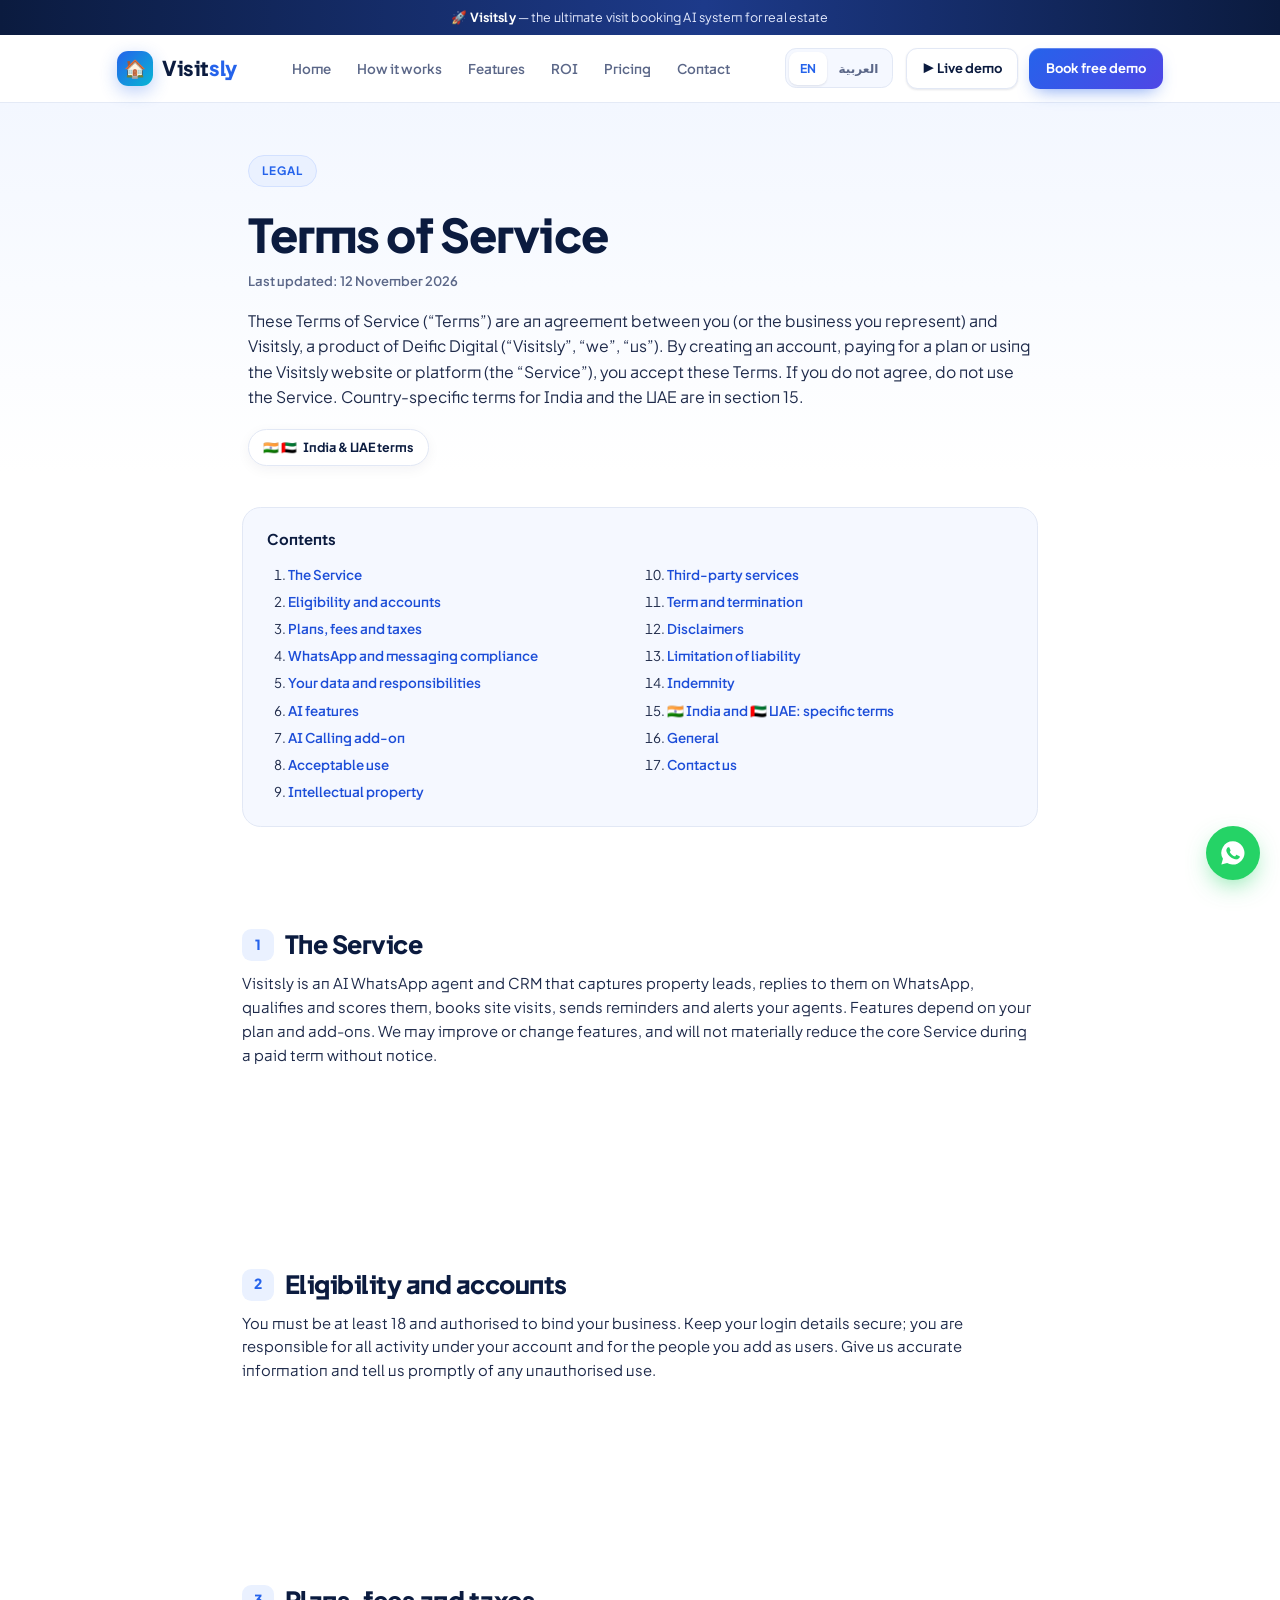
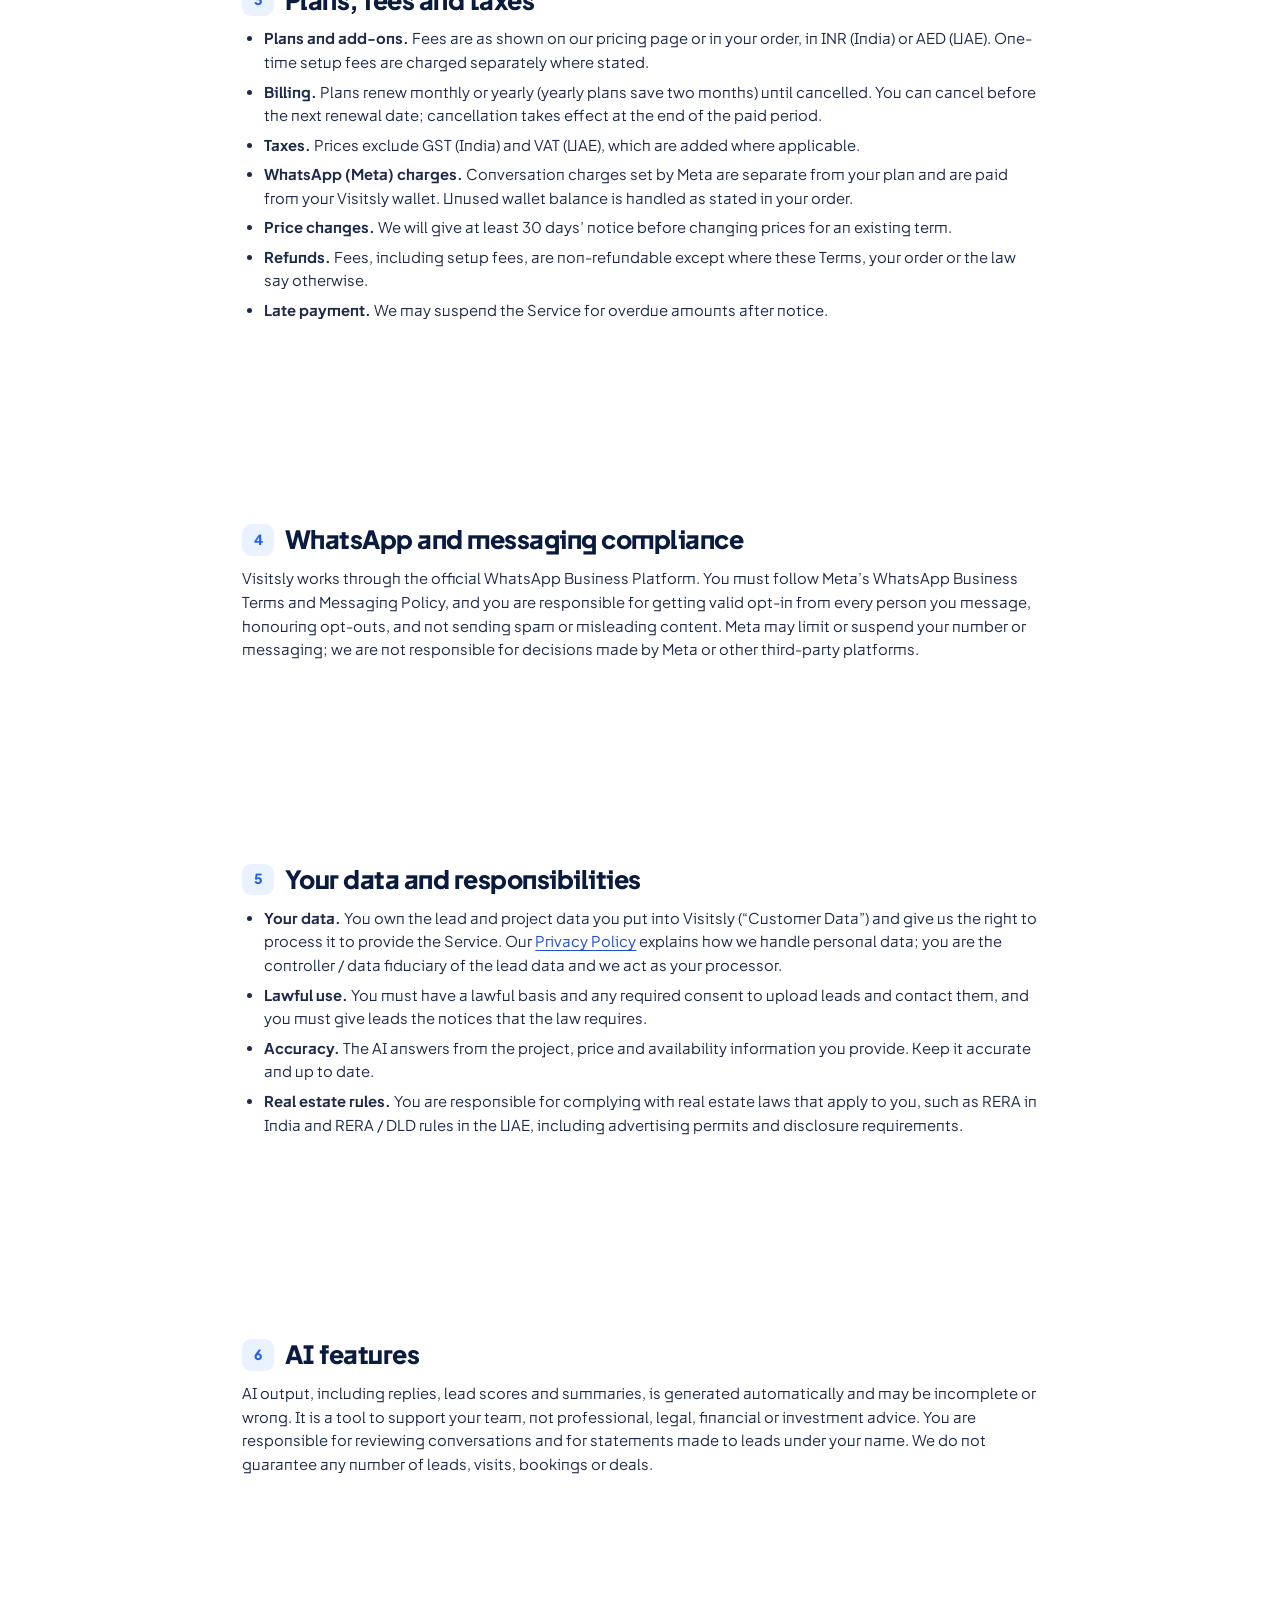
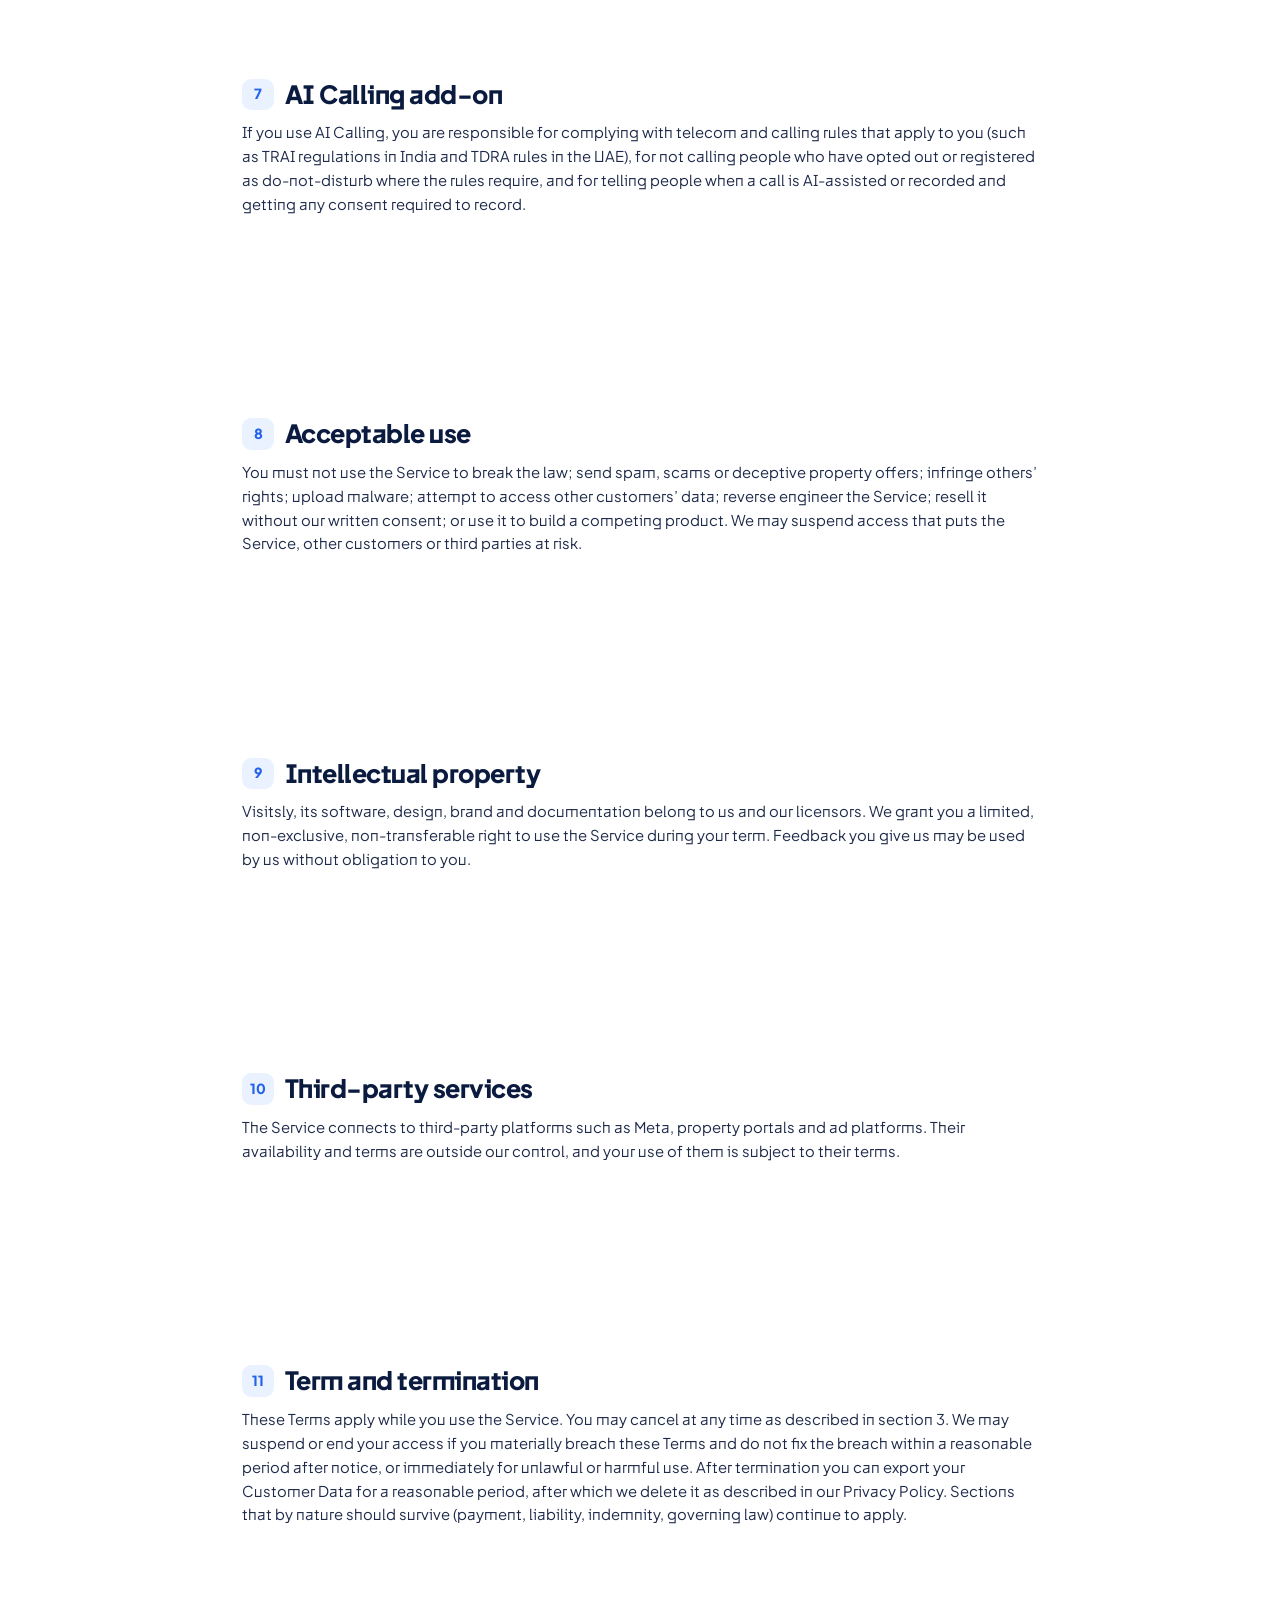
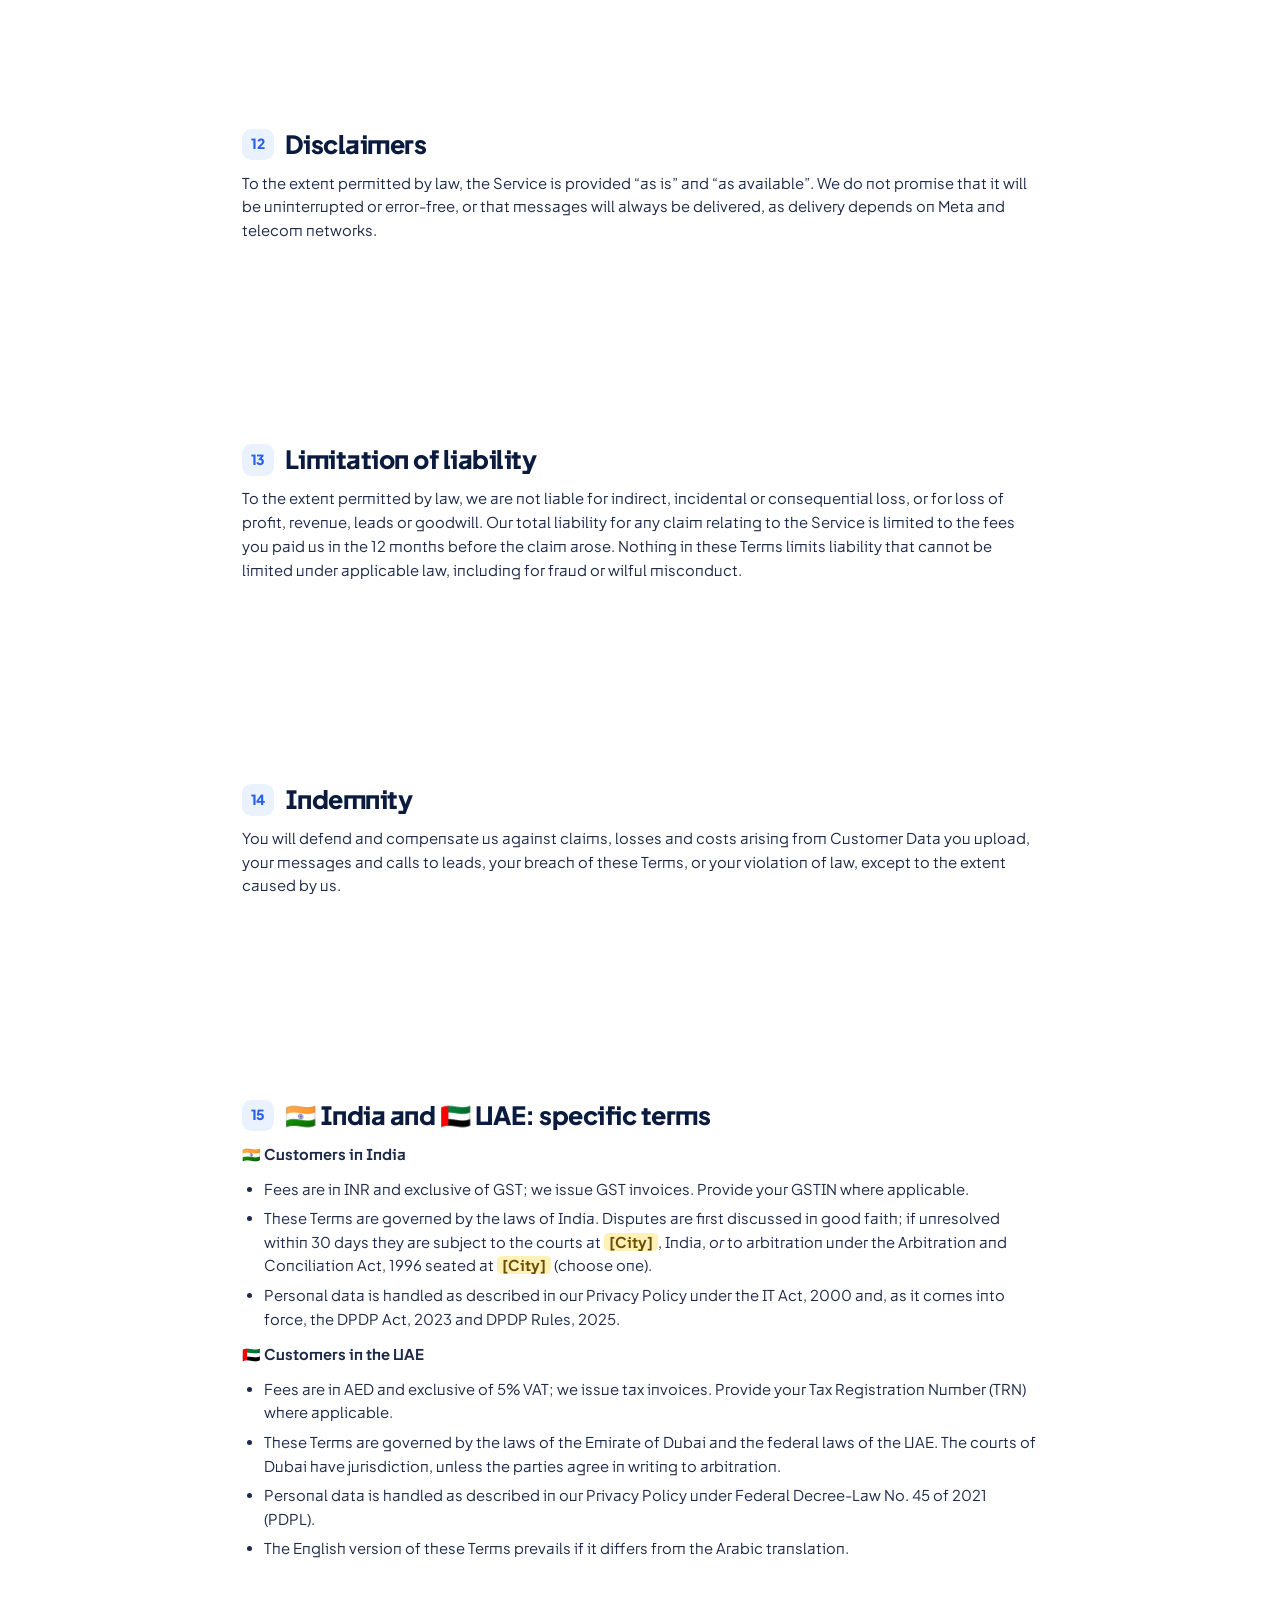
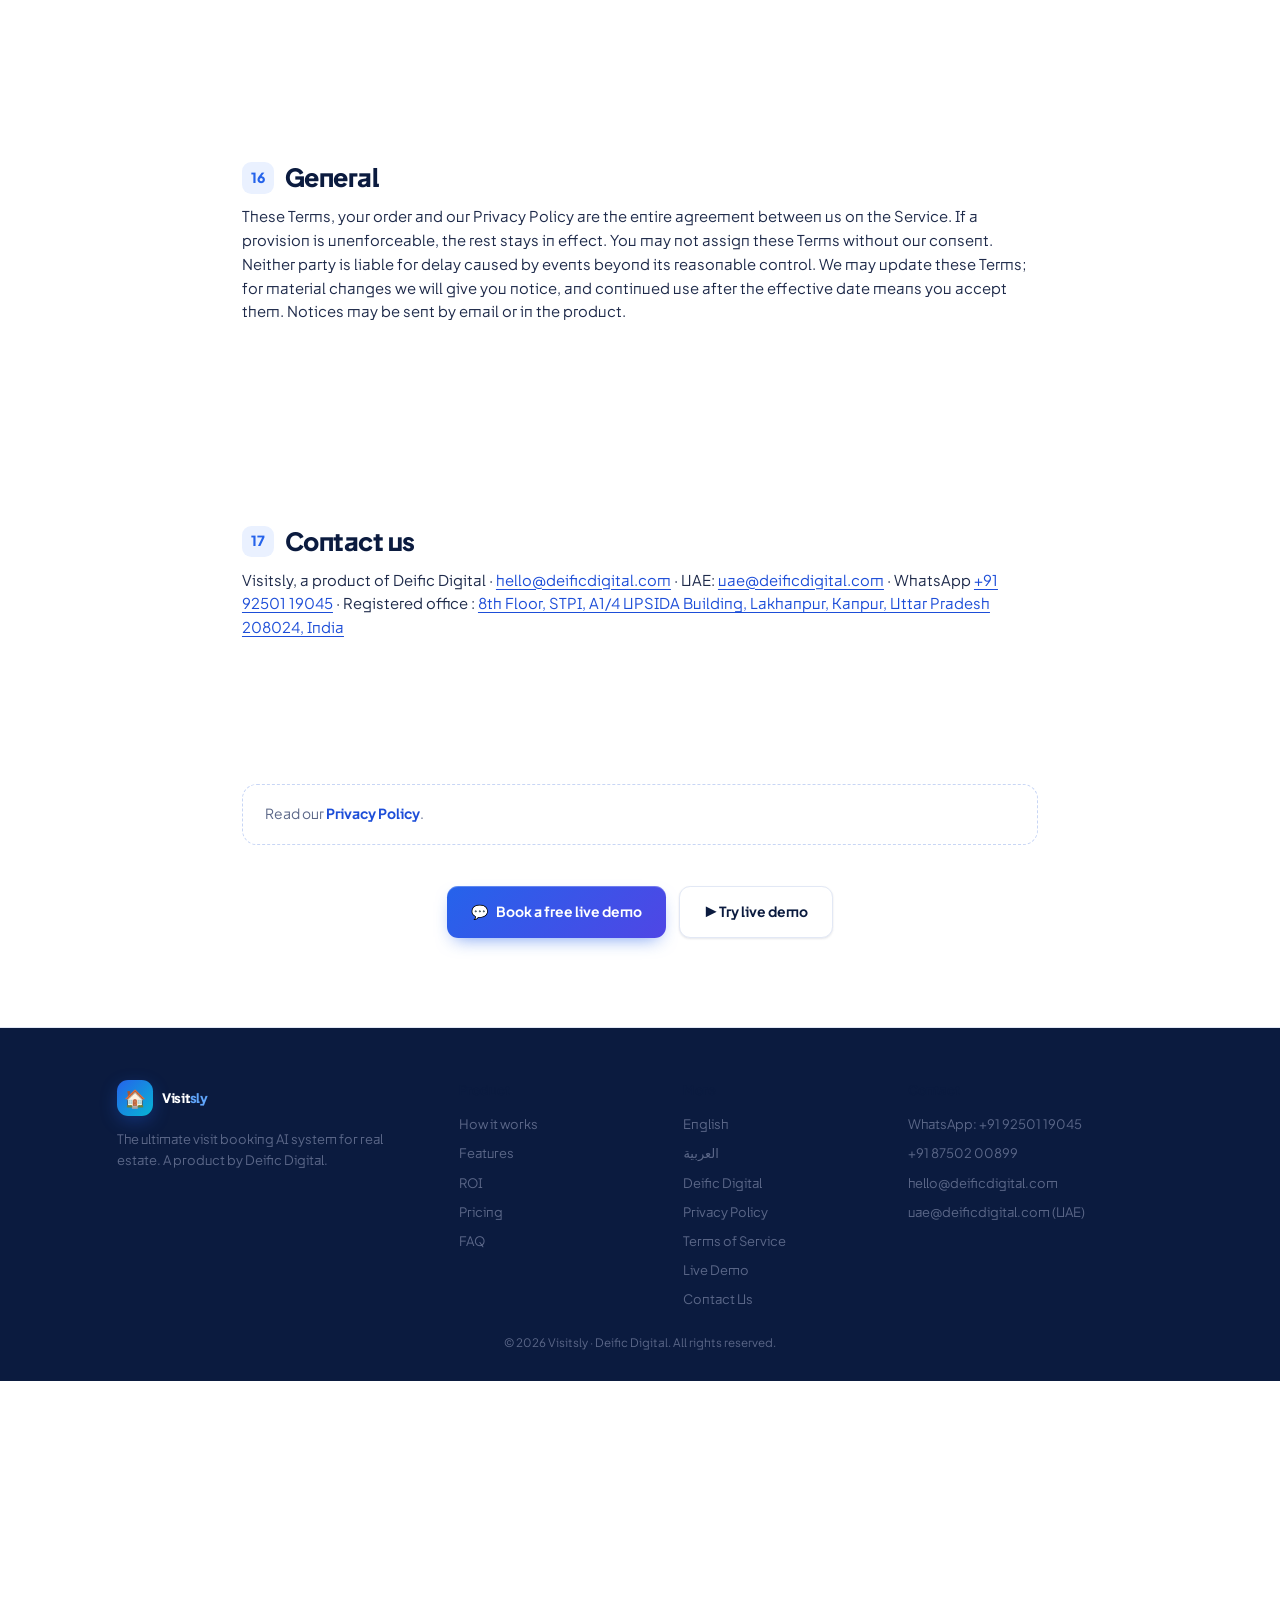
<file: privacy.html>
<!doctype html>
<html lang="en" dir="ltr">
  <head>
    <meta charset="utf-8" />
    <script>
      (function () {
        try {
          var p = localStorage.getItem("vsLang");
          if (!p) {
            var g = JSON.parse(localStorage.getItem("vsGeo") || "null");
            if (
              g &&
              g.c &&
              Date.now() - g.t < 6048e5 &&
              /^(SA|AE|QA|KW|BH|OM|JO|LB|SY|IQ|YE|EG|LY|TN|DZ|MA|SD|PS|MR|DJ|SO|KM)$/.test(
                g.c,
              )
            )
              p = "ar";
          }
          if (/[?&]lang=ar\b/.test(location.search)) p = "ar";
          if (p === "ar") {
            document.documentElement.lang = "ar";
            document.documentElement.dir = "rtl";
          }
        } catch (e) {}
      })();
    </script>
    <meta name="viewport" content="width=device-width,initial-scale=1" />
    <title>Terms of Service — Visitsly</title>
    <meta
      name="description"
      content="The terms that govern your use of Visitsly, the AI WhatsApp agent and visit-booking CRM for real estate, with specific terms for customers in India and the UAE."
    />
    <meta name="robots" content="index,follow" />
    <link rel="canonical" href="https://visitsly.com/terms.html" />
    <meta property="og:type" content="website" />
    <meta property="og:site_name" content="Visitsly" />
    <meta property="og:title" content="Terms of Service — Visitsly" />
    <meta
      property="og:description"
      content="The terms that govern your use of Visitsly, the AI WhatsApp agent and visit-booking CRM for real estate, with specific terms for customers in India and the UAE."
    />
    <meta property="og:url" content="https://visitsly.com/terms.html" />
    <meta name="theme-color" content="#2563eb" />
    <link
      rel="icon"
      href="data:image/svg+xml,<svg xmlns='http://www.w3.org/2000/svg' viewBox='0 0 100 100'><rect width='100' height='100' rx='24' fill='%232563eb'/><text x='50' y='68' font-size='56' text-anchor='middle'>🏠</text></svg>"
    />
    <link rel="preconnect" href="https://fonts.googleapis.com" />
    <link rel="preconnect" href="https://fonts.gstatic.com" crossorigin />
    <link
      href="https://fonts.googleapis.com/css2?family=Plus+Jakarta+Sans:wght@400;500;600;700;800&amp;family=IBM+Plex+Sans+Arabic:wght@400;500;600;700&amp;display=swap"
      rel="stylesheet"
    />
    <style>
      :root {
        --font: "Plus Jakarta Sans", system-ui, sans-serif;
      }
      :root {
        --bg: #ffffff;
        --soft: #f5f8ff;
        --soft2: #eaf1ff;
        --line: #e2e8f5;
        --ink: #0b1b3f;
        --text: #1e2a4a;
        --muted: #5b6788;
        --blue: #2563eb;
        --blue-d: #1d4ed8;
        --indigo: #4f46e5;
        --cyan: #06b6d4;
        --sky: #38bdf8;
        --green: #16a34a;
        --wa: #25d366;
        --gold: #f59e0b;
        --pink: #e11d48;
        --navy: #0b1b3f;
      }
      * {
        box-sizing: border-box;
      }
      html {
        scroll-behavior: smooth;
      }
      body {
        margin: 0;
        overflow-x: hidden;
        background: var(--bg);
        color: var(--text);
        font-family: var(--font);
        line-height: 1.6;
        -webkit-font-smoothing: antialiased;
      }
      a {
        color: inherit;
        text-decoration: none;
      }
      .wrap {
        max-width: 1180px;
        margin: 0 auto;
        padding: 0 22px;
      }
      section {
        padding: 96px 0;
        position: relative;
      }
      h1,
      h2,
      h3 {
        line-height: 1.18;
        margin: 0;
        letter-spacing: -0.02em;
        color: var(--ink);
      }
      [dir="rtl"] h1,
      [dir="rtl"] h2,
      [dir="rtl"] h3 {
        letter-spacing: 0;
        line-height: 1.35;
      }
      .eyebrow {
        display: inline-flex;
        align-items: center;
        gap: 8px;
        font-size: 12.5px;
        font-weight: 700;
        letter-spacing: 0.1em;
        text-transform: uppercase;
        color: var(--blue);
        background: var(--soft2);
        border: 1px solid #d3e1ff;
        padding: 6px 14px;
        border-radius: 99px;
        margin-bottom: 16px;
      }
      [dir="rtl"] .eyebrow {
        letter-spacing: 0;
        font-size: 13.5px;
      }
      .sec-head {
        text-align: center;
        max-width: 780px;
        margin: 0 auto 56px;
      }
      .sec-head h2 {
        font-size: clamp(30px, 4.2vw, 46px);
        font-weight: 800;
      }
      .sec-head p {
        color: var(--muted);
        font-size: 17.5px;
        margin: 16px 0 0;
      }
      .grad {
        background: linear-gradient(
          92deg,
          #2563eb 0%,
          #4f46e5 45%,
          #06b6d4 100%
        );
        -webkit-background-clip: text;
        background-clip: text;
        color: transparent;
      }
      .btn {
        display: inline-flex;
        align-items: center;
        justify-content: center;
        gap: 8px;
        font-weight: 700;
        font-size: 15px;
        padding: 15px 26px;
        border-radius: 14px;
        transition:
          transform 0.2s,
          box-shadow 0.2s,
          background 0.2s;
        border: 0;
        font-family: inherit;
        cursor: pointer;
      }
      .btn-primary {
        background: linear-gradient(135deg, #2563eb, #4f46e5);
        color: #fff;
        box-shadow: 0 12px 30px rgba(37, 99, 235, 0.35);
      }
      .btn-primary:hover {
        transform: translateY(-2px);
        box-shadow: 0 16px 40px rgba(37, 99, 235, 0.45);
      }
      .btn-ghost {
        background: #fff;
        border: 1px solid var(--line);
        color: var(--ink);
        box-shadow: 0 4px 14px rgba(11, 27, 63, 0.06);
      }
      .btn-ghost:hover {
        border-color: #bcd0ff;
        background: var(--soft);
      }
      .btn-wa {
        background: var(--wa);
        color: #fff;
        box-shadow: 0 12px 30px rgba(37, 211, 102, 0.35);
      }

      .topbar {
        background: linear-gradient(90deg, #1d4ed8, #4f46e5, #0891b2);
        color: #e8efff;
        font-size: 13px;
        text-align: center;
        padding: 8px 16px;
      }
      .topbar b {
        color: #fff;
      }

      .nav {
        position: sticky;
        top: 0;
        z-index: 50;
        background: rgba(255, 255, 255, 0.85);
        backdrop-filter: blur(16px);
        border-bottom: 1px solid var(--line);
      }
      .nav .wrap {
        display: flex;
        align-items: center;
        justify-content: space-between;
        height: 72px;
        gap: 16px;
      }
      .logo {
        display: flex;
        align-items: center;
        gap: 10px;
        font-size: 22px;
      }
      .logo-mark {
        width: 38px;
        height: 38px;
        border-radius: 12px;
        background: linear-gradient(135deg, #2563eb, #06b6d4);
        display: grid;
        place-items: center;
        font-size: 19px;
        box-shadow: 0 6px 18px rgba(37, 99, 235, 0.3);
      }
      .lw {
        font-weight: 800;
        letter-spacing: -0.02em;
        color: var(--ink);
        font-family: "Plus Jakarta Sans", sans-serif;
      }
      .lw span {
        color: var(--blue);
      }
      .nav-links {
        display: flex;
        gap: 28px;
        font-size: 14.5px;
        color: var(--muted);
        font-weight: 600;
      }
      .nav-links a:hover {
        color: var(--blue);
      }
      .nav-right {
        display: flex;
        gap: 12px;
        align-items: center;
      }
      .seg {
        display: inline-flex;
        background: var(--soft);
        border: 1px solid var(--line);
        border-radius: 12px;
        padding: 3px;
      }
      .seg a,
      .seg button {
        font: inherit;
        font-size: 13px;
        font-weight: 700;
        padding: 7px 14px;
        border-radius: 9px;
        color: var(--muted);
        background: none;
        border: 0;
        cursor: pointer;
      }
      .seg .on {
        background: #fff;
        color: var(--blue);
        box-shadow: 0 2px 8px rgba(11, 27, 63, 0.1);
      }
      .nav .btn {
        padding: 11px 18px;
        font-size: 14px;
      }
      .menu-btn {
        display: none;
        background: none;
        border: 0;
        color: var(--ink);
        font-size: 26px;
        cursor: pointer;
      }

      footer {
        border-top: 1px solid var(--line);
        padding: 56px 0 30px;
        background: var(--soft);
        margin-top: 96px;
      }
      .foot {
        display: grid;
        grid-template-columns: 1.6fr 1fr 1fr 1.3fr;
        gap: 30px;
      }
      .foot p,
      .foot a,
      .foot li {
        color: var(--muted);
        font-size: 14px;
      }
      .foot h4 {
        font-size: 14px;
        margin: 0 0 14px;
        color: var(--ink);
      }
      .foot ul {
        list-style: none;
        margin: 0;
        padding: 0;
        display: flex;
        flex-direction: column;
        gap: 9px;
      }
      .foot a:hover {
        color: var(--blue);
      }
      .seo-text {
        margin-top: 40px;
        padding-top: 26px;
        border-top: 1px solid var(--line);
        color: #7a85a5;
        font-size: 13px;
        line-height: 1.8;
      }
      .seo-text h2 {
        font-size: 14px;
        color: var(--muted);
        margin-bottom: 8px;
        letter-spacing: 0;
      }
      .copy {
        text-align: center;
        color: var(--muted);
        font-size: 12.5px;
        margin-top: 26px;
      }
      .wa-float {
        position: fixed;
        inset-inline-end: 22px;
        bottom: 22px;
        z-index: 60;
        width: 58px;
        height: 58px;
        border-radius: 50%;
        background: #25d366;
        display: grid;
        place-items: center;
        box-shadow: 0 10px 30px rgba(37, 211, 102, 0.45);
        transition: transform 0.2s;
      }
      html[lang="ar"] {
        --font:
          "IBM Plex Sans Arabic", "Plus Jakarta Sans", system-ui, sans-serif;
      }
      html[lang="ar"] .en {
        display: none !important;
      }
      html:not([lang="ar"]) .ar {
        display: none !important;
      }
      .nav-right .seg {
        margin-inline-end: 2px;
      }
      .nav-right .seg button {
        padding: 7px 12px;
      }
      .hero-l {
        padding: 56px 0 8px;
        background: linear-gradient(180deg, #f3f7ff 0%, #fff 100%);
      }
      .hero-l .wrap,
      .lw-wrap {
        max-width: 900px;
      }
      .hero-l h1 {
        font-size: clamp(32px, 5vw, 50px);
        font-weight: 800;
        margin: 6px 0 10px;
      }
      .upd {
        color: var(--muted);
        font-size: 14px;
        font-weight: 600;
      }
      .lead {
        font-size: 17px;
        color: var(--text);
        margin: 18px 0 0;
      }
      .chips {
        display: flex;
        flex-wrap: wrap;
        gap: 10px;
        margin-top: 20px;
      }
      .chip {
        display: inline-flex;
        gap: 6px;
        align-items: center;
        background: #fff;
        border: 1px solid var(--line);
        border-radius: 99px;
        padding: 8px 16px;
        font-size: 13.5px;
        font-weight: 700;
        color: var(--ink);
        box-shadow: 0 4px 14px rgba(11, 27, 63, 0.05);
      }
      .chip:hover {
        border-color: #bcd0ff;
        background: var(--soft);
      }
      .lw-wrap {
        margin: 0 auto;
        padding: 10px 22px 0;
      }
      .toc {
        background: var(--soft);
        border: 1px solid var(--line);
        border-radius: 20px;
        padding: 22px 26px;
        margin: 26px 0 8px;
      }
      .toc b {
        display: block;
        color: var(--ink);
        margin-bottom: 10px;
      }
      .toc ol {
        margin: 0;
        padding-inline-start: 22px;
        columns: 2;
        column-gap: 36px;
        font-size: 14.5px;
      }
      .toc li {
        break-inside: avoid;
        padding: 3px 0;
      }
      .toc a {
        color: var(--blue-d);
        font-weight: 600;
      }
      .toc a:hover {
        text-decoration: underline;
      }
      .lg {
        padding: 34px 0 0;
        scroll-margin-top: 90px;
      }
      .lg h2 {
        font-size: clamp(21px, 2.6vw, 27px);
        font-weight: 800;
        display: flex;
        align-items: center;
        gap: 12px;
        margin-bottom: 12px;
      }
      .lg .num {
        flex: none;
        width: 34px;
        height: 34px;
        border-radius: 10px;
        background: var(--soft2);
        color: var(--blue);
        display: grid;
        place-items: center;
        font-size: 15px;
        font-weight: 800;
      }
      .lg p,
      .lg li {
        font-size: 16px;
        color: var(--text);
      }
      .lg p {
        margin: 0 0 12px;
      }
      .lg ul {
        margin: 0 0 12px;
        padding-inline-start: 24px;
      }
      .lg li {
        margin: 6px 0;
      }
      .lg a {
        color: var(--blue-d);
        text-decoration: underline;
        text-underline-offset: 3px;
      }
      .lg.region > div {
        background: #fff;
        border: 1px solid var(--line);
        border-inline-start: 5px solid var(--blue);
        border-radius: 18px;
        padding: 22px 24px;
        box-shadow: 0 10px 30px rgba(11, 27, 63, 0.05);
      }
      .lg.region#uae > div {
        border-inline-start-color: var(--cyan);
      }
      mark.ph {
        background: #fff1b8;
        color: #6b4e00;
        padding: 0 5px;
        border-radius: 5px;
        font-weight: 700;
      }
      .xlink {
        margin: 40px 0 0;
        padding: 20px 24px;
        border: 1px dashed #c8d6f5;
        border-radius: 16px;
        color: var(--muted);
        font-size: 15px;
      }
      .xlink a {
        color: var(--blue-d);
        font-weight: 700;
      }
      @media (max-width: 860px) {
        section {
          padding: 0;
        }
        .toc ol {
          columns: 1;
        }
        .lg.region > div {
          padding: 18px;
        }
      }
      @media print {
        .nav,
        .topbar,
        .wa-float,
        footer,
        .chips {
          display: none;
        }
      }

      /* mobile nav + footer (shared with index.html) */
      @media (max-width: 1000px){.nav-links{gap:18px}}
      @media (max-width: 860px){
        .nav-links{display:none;position:absolute;top:100%;left:0;right:0;flex-direction:column;gap:0;background:#fff;border-bottom:1px solid var(--line);padding:10px 22px}
        .nav-links.open{display:flex}
        .nav-links a{padding:12px 0}
        .menu-btn{display:block}
        .nav .btn{display:none}
        .foot{grid-template-columns:1fr 1fr}
      }
      @media (max-width: 560px){.foot{grid-template-columns:1fr}.topbar{font-size:12px}}
      .foot a[href^="tel:"]{unicode-bidi:isolate;direction:ltr;display:inline-block}

      .nav-links{align-items:center}
      .nav-links a.nav-demo{color:#fff;background:linear-gradient(135deg,#2563eb,#4f46e5);padding:6px 14px;border-radius:99px;box-shadow:0 6px 16px rgba(37,99,235,.3)}
      .nav-links a.nav-demo:hover{color:#fff;transform:translateY(-1px)}

      /* responsive scale: small laptops down, big screens up */
      @media (min-width:1021px) and (max-width:1440px){html{zoom:.93}}
      @media (min-width:1021px) and (max-width:1200px){html{zoom:.88}}
      @media (min-width:1700px){html{zoom:1.15}}
      @media (min-width:2000px){html{zoom:1.35}}
      @media (min-width:2560px){html{zoom:1.7}}
      @media (min-width:3200px){html{zoom:2.1}}

      .nav-links a.nav-m{display:none}
      .nav .btn.nav-live{padding:10px 16px;font-size:14px;white-space:nowrap}
      .sec-cta{display:flex;gap:14px;justify-content:center;flex-wrap:wrap;margin:44px 0 56px}
      @media (max-width:1000px){.nav .btn.nav-live{display:none}}
      @media (max-width:860px){.nav-links a.nav-m{display:block;font-weight:700;color:var(--blue)}.sec-cta .btn{flex:1 1 220px;justify-content:center}}
      @media (max-width:860px){.nav-links a.nav-demo{padding:8px 16px;margin:8px 0;align-self:flex-start}}
    
      /* keep anchors / auto-scroll clear of the sticky navbar */
      html{scroll-padding-top:96px}
      section[id],.lg[id],[id].vs-anim,.vs-anim{scroll-margin-top:96px}
    </style>
      <link rel="stylesheet" href="assets/css/saas.css" />
  </head>
  <body>
    <div class="topbar">
      <span class="en"
        >🚀 <b>Visitsly</b> — the ultimate visit booking AI system for real
        estate</span
      ><span class="ar"
        >🚀 <b>Visitsly</b> — نظام حجز المعاينات العقارية الأمثل بالذكاء
        الاصطناعي</span
      >
    </div>
    <nav class="nav" aria-label="Main">
      <div class="wrap">
        <a href="index.html" class="logo" aria-label="Visitsly"
          ><div class="logo-mark">🏠</div>
          <b class="lw">Visit<span>sly</span></b></a
        >
        <div class="nav-links" id="navLinks">
          <a href="index.html"><span class="en">Home</span><span class="ar">الرئيسية</span></a
          ><a href="index.html#how-it-works"
            ><span class="en">How it works</span
            ><span class="ar">كيف يعمل</span></a
          ><a href="index.html#features"
            ><span class="en">Features</span><span class="ar">المزايا</span></a
          ><a href="index.html#calculator"
            ><span class="en">ROI</span><span class="ar">العائد</span></a
          ><a href="index.html#pricing"
            ><span class="en">Pricing</span><span class="ar">الأسعار</span></a
          ><a href="contact.html"
            ><span class="en">Contact</span><span class="ar">تواصل معنا</span></a
          ><a class="nav-m" href="demo.html"><span class="en">Live Demo</span><span class="ar">عرض مباشر</span></a
          ><a class="nav-m" href="https://visitsly.com/login"><span class="en">Book free demo</span><span class="ar">احجز عرضاً مجانياً</span></a>
        </div>
        <div class="nav-right">
          <div
            class="seg"
            role="group"
            aria-label="Language / اللغة"
            id="langSeg"
          >
            <button
              type="button"
              data-lang="en"
              lang="en"
              class="on"
              aria-pressed="true"
            >
              EN</button
            ><button
              type="button"
              data-lang="ar"
              lang="ar"
              aria-pressed="false"
            >
              العربية
            </button>
          </div>
          <a class="btn btn-ghost nav-live" href="demo.html"><span class="en">▶ Live demo</span><span class="ar">▶ عرض مباشر</span></a>
          <a
            class="btn btn-primary"
            href="https://visitsly.com/login"
            ><span class="en">Book free demo</span
            ><span class="ar">احجز عرضاً مجانياً</span></a
          >
          <button
            class="menu-btn"
            aria-label="Menu"
            onclick="
              document.getElementById('navLinks').classList.toggle('open')
            "
          >
            ☰
          </button>
        </div>
      </div>
    </nav>
    <header class="hero-l">
      <div class="wrap">
        <div class="eyebrow">
          <span class="en">Legal</span><span class="ar">قانوني</span>
        </div>
        <h1>
          <span class="en">Terms of Service</span
          ><span class="ar">شروط الخدمة</span>
        </h1>
        <div class="upd">
          <span class="en">Last updated: 12 November 2026</span
          ><span class="ar">آخر تحديث: 12 نوفمبر 2026</span>
        </div>
        <p class="lead">
          <span class="en"
            >These Terms of Service (“Terms”) are an agreement between you (or
            the business you represent) and Visitsly, a product of Deific
            Digital (“Visitsly”, “we”, “us”). By creating an account, paying for
            a plan or using the Visitsly website or platform (the “Service”),
            you accept these Terms. If you do not agree, do not use the Service.
            Country-specific terms for India and the UAE are in section
            15.</span
          ><span class="ar"
            >تُعدّ شروط الخدمة هذه («الشروط») اتفاقاً بينك (أو الجهة التي
            تمثّلها) وبين Visitsly، وهي منتج من Deific Digital («Visitsly» أو
            «نحن»). بإنشائك حساباً أو دفعك ثمن باقة أو استخدامك موقع Visitsly أو
            منصتها («الخدمة») فإنك توافق على هذه الشروط. وإن لم توافق فلا تستخدم
            الخدمة. وتجد الشروط الخاصة بالهند والإمارات في البند 15.</span
          >
        </p>
        <div class="chips">
          <a class="chip" href="#regions"
            >🇮🇳 🇦🇪 <span class="en">India &amp; UAE terms</span
            ><span class="ar">شروط الهند والإمارات</span></a
          >
        </div>
      </div>
    </header>
    <main>
      <div class="lw-wrap">
        <nav class="toc" aria-label="Contents">
          <b
            ><span class="en">Contents</span
            ><span class="ar">المحتويات</span></b
          >
          <ol>
            <li>
              <a href="#service"
                ><span class="en">The Service</span
                ><span class="ar">الخدمة</span></a
              >
            </li>
            <li>
              <a href="#accounts"
                ><span class="en">Eligibility and accounts</span
                ><span class="ar">الأهلية والحسابات</span></a
              >
            </li>
            <li>
              <a href="#fees"
                ><span class="en">Plans, fees and taxes</span
                ><span class="ar">الباقات والرسوم والضرائب</span></a
              >
            </li>
            <li>
              <a href="#whatsapp"
                ><span class="en">WhatsApp and messaging compliance</span
                ><span class="ar">الامتثال لقواعد واتساب والمراسلات</span></a
              >
            </li>
            <li>
              <a href="#data"
                ><span class="en">Your data and responsibilities</span
                ><span class="ar">بياناتك ومسؤولياتك</span></a
              >
            </li>
            <li>
              <a href="#ai"
                ><span class="en">AI features</span
                ><span class="ar">ميزات الذكاء الاصطناعي</span></a
              >
            </li>
            <li>
              <a href="#calling"
                ><span class="en">AI Calling add-on</span
                ><span class="ar">إضافة الاتصال بالذكاء الاصطناعي</span></a
              >
            </li>
            <li>
              <a href="#use"
                ><span class="en">Acceptable use</span
                ><span class="ar">الاستخدام المقبول</span></a
              >
            </li>
            <li>
              <a href="#ip"
                ><span class="en">Intellectual property</span
                ><span class="ar">الملكية الفكرية</span></a
              >
            </li>
            <li>
              <a href="#third"
                ><span class="en">Third-party services</span
                ><span class="ar">خدمات الأطراف الثالثة</span></a
              >
            </li>
            <li>
              <a href="#term"
                ><span class="en">Term and termination</span
                ><span class="ar">المدة والإنهاء</span></a
              >
            </li>
            <li>
              <a href="#warranty"
                ><span class="en">Disclaimers</span
                ><span class="ar">إخلاء المسؤولية</span></a
              >
            </li>
            <li>
              <a href="#liability"
                ><span class="en">Limitation of liability</span
                ><span class="ar">حدود المسؤولية</span></a
              >
            </li>
            <li>
              <a href="#indemnity"
                ><span class="en">Indemnity</span
                ><span class="ar">التعويض</span></a
              >
            </li>
            <li>
              <a href="#regions"
                ><span class="en">🇮🇳 India and 🇦🇪 UAE: specific terms</span
                ><span class="ar">🇮🇳 الهند و🇦🇪 الإمارات: شروط خاصة</span></a
              >
            </li>
            <li>
              <a href="#general"
                ><span class="en">General</span
                ><span class="ar">أحكام عامة</span></a
              >
            </li>
            <li>
              <a href="#contact"
                ><span class="en">Contact us</span
                ><span class="ar">تواصل معنا</span></a
              >
            </li>
          </ol>
        </nav>
        <section id="service" class="lg">
          <h2>
            <span class="num">1</span
            ><span
              ><span class="en">The Service</span
              ><span class="ar">الخدمة</span></span
            >
          </h2>
          <div class="en">
            <p>
              Visitsly is an AI WhatsApp agent and CRM that captures property
              leads, replies to them on WhatsApp, qualifies and scores them,
              books site visits, sends reminders and alerts your agents.
              Features depend on your plan and add-ons. We may improve or change
              features, and will not materially reduce the core Service during a
              paid term without notice.
            </p>
          </div>
          <div class="ar">
            <p>
              Visitsly وكيل واتساب ذكي ونظام CRM يجمع بيانات العملاء المحتملين
              للعقارات ويردّ عليهم عبر واتساب ويؤهّلهم ويقيّمهم ويحجز المعاينات
              ويرسل التذكيرات والتنبيهات لوكلائك. وتعتمد المزايا على باقتك
              وإضافاتك. وقد نطوّر المزايا أو نغيّرها، ولن نقلّص الخدمة الأساسية
              جوهرياً خلال مدة مدفوعة دون إشعار.
            </p>
          </div>
        </section>
        <section id="accounts" class="lg">
          <h2>
            <span class="num">2</span
            ><span
              ><span class="en">Eligibility and accounts</span
              ><span class="ar">الأهلية والحسابات</span></span
            >
          </h2>
          <div class="en">
            <p>
              You must be at least 18 and authorised to bind your business. Keep
              your login details secure; you are responsible for all activity
              under your account and for the people you add as users. Give us
              accurate information and tell us promptly of any unauthorised use.
            </p>
          </div>
          <div class="ar">
            <p>
              يجب أن يكون عمرك 18 عاماً على الأقل وأن تكون مخوّلاً بإلزام نشاطك
              التجاري. حافظ على سرية بيانات دخولك؛ فأنت مسؤول عن كل نشاط يتم عبر
              حسابك وعن الأشخاص الذين تضيفهم كمستخدمين. قدّم لنا معلومات صحيحة
              وأبلغنا فوراً بأي استخدام غير مصرّح به.
            </p>
          </div>
        </section>
        <section id="fees" class="lg">
          <h2>
            <span class="num">3</span
            ><span
              ><span class="en">Plans, fees and taxes</span
              ><span class="ar">الباقات والرسوم والضرائب</span></span
            >
          </h2>
          <div class="en">
            <ul>
              <li>
                <b>Plans and add-ons.</b> Fees are as shown on our pricing page
                or in your order, in INR (India) or AED (UAE). One-time setup
                fees are charged separately where stated.
              </li>
              <li>
                <b>Billing.</b> Plans renew monthly or yearly (yearly plans save
                two months) until cancelled. You can cancel before the next
                renewal date; cancellation takes effect at the end of the paid
                period.
              </li>
              <li>
                <b>Taxes.</b> Prices exclude GST (India) and VAT (UAE), which
                are added where applicable.
              </li>
              <li>
                <b>WhatsApp (Meta) charges.</b> Conversation charges set by Meta
                are separate from your plan and are paid from your Visitsly
                wallet. Unused wallet balance is handled as stated in your
                order.
              </li>
              <li>
                <b>Price changes.</b> We will give at least 30 days’ notice
                before changing prices for an existing term.
              </li>
              <li>
                <b>Refunds.</b> Fees, including setup fees, are non-refundable
                except where these Terms, your order or the law say otherwise.
              </li>
              <li>
                <b>Late payment.</b> We may suspend the Service for overdue
                amounts after notice.
              </li>
            </ul>
          </div>
          <div class="ar">
            <ul>
              <li>
                <b>الباقات والإضافات.</b> الرسوم وفق ما هو معروض في صفحة الأسعار
                أو في طلبك، بالروبية الهندية (الهند) أو الدرهم الإماراتي
                (الإمارات). وتُحتسب رسوم الإعداد لمرة واحدة بشكل منفصل حيث يُذكر
                ذلك.
              </li>
              <li>
                <b>الفوترة.</b> تتجدد الباقات شهرياً أو سنوياً (الباقات السنوية
                توفّر شهرين) حتى الإلغاء. ويمكنك الإلغاء قبل موعد التجديد
                التالي، ويسري الإلغاء في نهاية المدة المدفوعة.
              </li>
              <li>
                <b>الضرائب.</b> الأسعار لا تشمل ضريبة GST (الهند) وضريبة القيمة
                المضافة (الإمارات)، وتُضاف عند انطباقها.
              </li>
              <li>
                <b>رسوم واتساب (Meta).</b> رسوم المحادثات التي تحدّدها Meta
                منفصلة عن باقتك وتُدفع من محفظتك داخل Visitsly. ويُعامَل الرصيد
                غير المستخدم وفق ما هو مذكور في طلبك.
              </li>
              <li>
                <b>تغيير الأسعار.</b> سنمنحك إشعاراً لا يقل عن 30 يوماً قبل
                تغيير الأسعار لمدة قائمة.
              </li>
              <li>
                <b>الاسترداد.</b> الرسوم، بما فيها رسوم الإعداد، غير قابلة
                للاسترداد إلا حيث تنصّ هذه الشروط أو طلبك أو القانون على خلاف
                ذلك.
              </li>
              <li>
                <b>التأخر في السداد.</b> يجوز لنا تعليق الخدمة عند وجود مبالغ
                متأخرة بعد إشعارك.
              </li>
            </ul>
          </div>
        </section>
        <section id="whatsapp" class="lg">
          <h2>
            <span class="num">4</span
            ><span
              ><span class="en">WhatsApp and messaging compliance</span
              ><span class="ar">الامتثال لقواعد واتساب والمراسلات</span></span
            >
          </h2>
          <div class="en">
            <p>
              Visitsly works through the official WhatsApp Business Platform.
              You must follow Meta’s WhatsApp Business Terms and Messaging
              Policy, and you are responsible for getting valid opt-in from
              every person you message, honouring opt-outs, and not sending spam
              or misleading content. Meta may limit or suspend your number or
              messaging; we are not responsible for decisions made by Meta or
              other third-party platforms.
            </p>
          </div>
          <div class="ar">
            <p>
              تعمل Visitsly عبر منصة واتساب للأعمال الرسمية. يجب عليك الالتزام
              بشروط واتساب للأعمال وسياسة المراسلة لدى Meta، وأنت المسؤول عن
              الحصول على موافقة صحيحة (opt-in) من كل شخص تراسله، واحترام طلبات
              إلغاء الاشتراك، وعدم إرسال رسائل مزعجة أو مضلّلة. وقد تقيّد Meta
              رقمك أو مراسلاتك أو تعلّقها، ولسنا مسؤولين عن قرارات Meta أو أي
              منصة خارجية أخرى.
            </p>
          </div>
        </section>
        <section id="data" class="lg">
          <h2>
            <span class="num">5</span
            ><span
              ><span class="en">Your data and responsibilities</span
              ><span class="ar">بياناتك ومسؤولياتك</span></span
            >
          </h2>
          <div class="en">
            <ul>
              <li>
                <b>Your data.</b> You own the lead and project data you put into
                Visitsly (“Customer Data”) and give us the right to process it
                to provide the Service. Our
                <a href="privacy.html">Privacy Policy</a> explains how we handle
                personal data; you are the controller / data fiduciary of the
                lead data and we act as your processor.
              </li>
              <li>
                <b>Lawful use.</b> You must have a lawful basis and any required
                consent to upload leads and contact them, and you must give
                leads the notices that the law requires.
              </li>
              <li>
                <b>Accuracy.</b> The AI answers from the project, price and
                availability information you provide. Keep it accurate and up to
                date.
              </li>
              <li>
                <b>Real estate rules.</b> You are responsible for complying with
                real estate laws that apply to you, such as RERA in India and
                RERA / DLD rules in the UAE, including advertising permits and
                disclosure requirements.
              </li>
            </ul>
          </div>
          <div class="ar">
            <ul>
              <li>
                <b>بياناتك.</b> أنت تملك بيانات العملاء والمشاريع التي تدخلها في
                Visitsly («بيانات العميل») وتمنحنا حق معالجتها لتقديم الخدمة.
                وتوضّح <a href="privacy.html">سياسة الخصوصية</a> كيف نتعامل مع
                البيانات الشخصية؛ وأنت المتحكّم / مسؤول البيانات بالنسبة لبيانات
                العملاء المحتملين ونحن معالِج لها نيابةً عنك.
              </li>
              <li>
                <b>الاستخدام المشروع.</b> يجب أن تكون لديك أساس قانوني وأي
                موافقة لازمة لرفع بيانات العملاء المحتملين والتواصل معهم، وأن
                تقدّم لهم الإشعارات التي يشترطها القانون.
              </li>
              <li>
                <b>الدقة.</b> يجيب الذكاء الاصطناعي من معلومات المشروع والأسعار
                والتوافر التي تقدّمها، فحافظ على دقتها وتحديثها.
              </li>
              <li>
                <b>قواعد العقارات.</b> أنت المسؤول عن الامتثال لقوانين العقارات
                المطبّقة عليك، مثل RERA في الهند وأنظمة RERA / دائرة الأراضي
                والأملاك في الإمارات، بما في ذلك تصاريح الإعلان ومتطلبات
                الإفصاح.
              </li>
            </ul>
          </div>
        </section>
        <section id="ai" class="lg">
          <h2>
            <span class="num">6</span
            ><span
              ><span class="en">AI features</span
              ><span class="ar">ميزات الذكاء الاصطناعي</span></span
            >
          </h2>
          <div class="en">
            <p>
              AI output, including replies, lead scores and summaries, is
              generated automatically and may be incomplete or wrong. It is a
              tool to support your team, not professional, legal, financial or
              investment advice. You are responsible for reviewing conversations
              and for statements made to leads under your name. We do not
              guarantee any number of leads, visits, bookings or deals.
            </p>
          </div>
          <div class="ar">
            <p>
              مخرجات الذكاء الاصطناعي، ومنها الردود وتقييمات العملاء والملخصات،
              تُولَّد آلياً وقد تكون ناقصة أو خاطئة. وهي أداة لدعم فريقك وليست
              مشورة مهنية أو قانونية أو مالية أو استثمارية. وأنت مسؤول عن مراجعة
              المحادثات وعن أي تصريحات تُقدَّم للعملاء المحتملين باسمك. ولا نضمن
              أي عدد من العملاء المحتملين أو المعاينات أو الحجوزات أو الصفقات.
            </p>
          </div>
        </section>
        <section id="calling" class="lg">
          <h2>
            <span class="num">7</span
            ><span
              ><span class="en">AI Calling add-on</span
              ><span class="ar">إضافة الاتصال بالذكاء الاصطناعي</span></span
            >
          </h2>
          <div class="en">
            <p>
              If you use AI Calling, you are responsible for complying with
              telecom and calling rules that apply to you (such as TRAI
              regulations in India and TDRA rules in the UAE), for not calling
              people who have opted out or registered as do-not-disturb where
              the rules require, and for telling people when a call is
              AI-assisted or recorded and getting any consent required to
              record.
            </p>
          </div>
          <div class="ar">
            <p>
              إذا استخدمت الاتصال بالذكاء الاصطناعي فأنت مسؤول عن الامتثال
              لقواعد الاتصالات والمكالمات المطبّقة عليك (مثل لوائح TRAI في الهند
              وقواعد الهيئة العامة لتنظيم قطاع الاتصالات TDRA في الإمارات)، وعدم
              الاتصال بمن ألغوا الاشتراك أو سجّلوا في قوائم عدم الإزعاج حيث
              تشترط القواعد ذلك، وإبلاغ الأشخاص بأن المكالمة بمساعدة الذكاء
              الاصطناعي أو مسجّلة والحصول على أي موافقة لازمة للتسجيل.
            </p>
          </div>
        </section>
        <section id="use" class="lg">
          <h2>
            <span class="num">8</span
            ><span
              ><span class="en">Acceptable use</span
              ><span class="ar">الاستخدام المقبول</span></span
            >
          </h2>
          <div class="en">
            <p>
              You must not use the Service to break the law; send spam, scams or
              deceptive property offers; infringe others’ rights; upload
              malware; attempt to access other customers’ data; reverse engineer
              the Service; resell it without our written consent; or use it to
              build a competing product. We may suspend access that puts the
              Service, other customers or third parties at risk.
            </p>
          </div>
          <div class="ar">
            <p>
              يُحظر استخدام الخدمة لمخالفة القانون، أو إرسال رسائل مزعجة أو
              احتيالية أو عروض عقارية مضلّلة، أو التعدّي على حقوق الغير، أو رفع
              برمجيات خبيثة، أو محاولة الوصول إلى بيانات عملاء آخرين، أو الهندسة
              العكسية للخدمة، أو إعادة بيعها دون موافقتنا الخطية، أو استخدامها
              لبناء منتج منافس. ويجوز لنا تعليق الوصول الذي يعرّض الخدمة أو
              العملاء الآخرين أو الغير للخطر.
            </p>
          </div>
        </section>
        <section id="ip" class="lg">
          <h2>
            <span class="num">9</span
            ><span
              ><span class="en">Intellectual property</span
              ><span class="ar">الملكية الفكرية</span></span
            >
          </h2>
          <div class="en">
            <p>
              Visitsly, its software, design, brand and documentation belong to
              us and our licensors. We grant you a limited, non-exclusive,
              non-transferable right to use the Service during your term.
              Feedback you give us may be used by us without obligation to you.
            </p>
          </div>
          <div class="ar">
            <p>
              تعود ملكية Visitsly وبرمجياتها وتصميمها وعلامتها التجارية ووثائقها
              لنا ولمرخّصينا. ونمنحك حقاً محدوداً غير حصري وغير قابل للتحويل
              لاستخدام الخدمة خلال مدتك. ويجوز لنا استخدام الملاحظات التي
              تقدّمها دون أي التزام تجاهك.
            </p>
          </div>
        </section>
        <section id="third" class="lg">
          <h2>
            <span class="num">10</span
            ><span
              ><span class="en">Third-party services</span
              ><span class="ar">خدمات الأطراف الثالثة</span></span
            >
          </h2>
          <div class="en">
            <p>
              The Service connects to third-party platforms such as Meta,
              property portals and ad platforms. Their availability and terms
              are outside our control, and your use of them is subject to their
              terms.
            </p>
          </div>
          <div class="ar">
            <p>
              تتصل الخدمة بمنصات خارجية مثل Meta والبوابات العقارية ومنصات
              الإعلانات. وتوافرها وشروطها خارج سيطرتنا، ويخضع استخدامك لها
              لشروطها.
            </p>
          </div>
        </section>
        <section id="term" class="lg">
          <h2>
            <span class="num">11</span
            ><span
              ><span class="en">Term and termination</span
              ><span class="ar">المدة والإنهاء</span></span
            >
          </h2>
          <div class="en">
            <p>
              These Terms apply while you use the Service. You may cancel at any
              time as described in section 3. We may suspend or end your access
              if you materially breach these Terms and do not fix the breach
              within a reasonable period after notice, or immediately for
              unlawful or harmful use. After termination you can export your
              Customer Data for a reasonable period, after which we delete it as
              described in our Privacy Policy. Sections that by nature should
              survive (payment, liability, indemnity, governing law) continue to
              apply.
            </p>
          </div>
          <div class="ar">
            <p>
              تسري هذه الشروط طوال استخدامك للخدمة. ويمكنك الإلغاء في أي وقت وفق
              ما هو موضّح في البند 3. ويجوز لنا تعليق وصولك أو إنهاؤه إذا أخللت
              إخلالاً جوهرياً بهذه الشروط ولم تعالجه خلال مدة معقولة بعد
              الإشعار، أو فوراً عند الاستخدام غير المشروع أو الضار. وبعد الإنهاء
              يمكنك تصدير بيانات العميل خلال مدة معقولة، ثم نحذفها وفق ما ورد في
              سياسة الخصوصية. وتستمر البنود التي بطبيعتها يجب أن تبقى سارية
              (الدفع والمسؤولية والتعويض والقانون الواجب التطبيق).
            </p>
          </div>
        </section>
        <section id="warranty" class="lg">
          <h2>
            <span class="num">12</span
            ><span
              ><span class="en">Disclaimers</span
              ><span class="ar">إخلاء المسؤولية</span></span
            >
          </h2>
          <div class="en">
            <p>
              To the extent permitted by law, the Service is provided “as is”
              and “as available”. We do not promise that it will be
              uninterrupted or error-free, or that messages will always be
              delivered, as delivery depends on Meta and telecom networks.
            </p>
          </div>
          <div class="ar">
            <p>
              بالقدر الذي يسمح به القانون، تُقدَّم الخدمة «كما هي» و«حسب
              التوافر». ولا نعد بأنها ستعمل دون انقطاع أو أخطاء، ولا بأن الرسائل
              ستصل دائماً، إذ يعتمد التسليم على Meta وشبكات الاتصالات.
            </p>
          </div>
        </section>
        <section id="liability" class="lg">
          <h2>
            <span class="num">13</span
            ><span
              ><span class="en">Limitation of liability</span
              ><span class="ar">حدود المسؤولية</span></span
            >
          </h2>
          <div class="en">
            <p>
              To the extent permitted by law, we are not liable for indirect,
              incidental or consequential loss, or for loss of profit, revenue,
              leads or goodwill. Our total liability for any claim relating to
              the Service is limited to the fees you paid us in the 12 months
              before the claim arose. Nothing in these Terms limits liability
              that cannot be limited under applicable law, including for fraud
              or wilful misconduct.
            </p>
          </div>
          <div class="ar">
            <p>
              بالقدر الذي يسمح به القانون، لا نتحمّل المسؤولية عن الخسائر غير
              المباشرة أو العرضية أو التبعية، ولا عن خسارة الأرباح أو الإيرادات
              أو العملاء المحتملين أو السمعة. ويقتصر إجمالي مسؤوليتنا عن أي
              مطالبة تتعلق بالخدمة على الرسوم التي دفعتها لنا خلال الأشهر الاثني
              عشر السابقة لنشوء المطالبة. ولا يقيّد أي نص في هذه الشروط مسؤولية
              لا يجوز تقييدها بموجب القانون المعمول به، ومنها الاحتيال أو الخطأ
              العمدي.
            </p>
          </div>
        </section>
        <section id="indemnity" class="lg">
          <h2>
            <span class="num">14</span
            ><span
              ><span class="en">Indemnity</span
              ><span class="ar">التعويض</span></span
            >
          </h2>
          <div class="en">
            <p>
              You will defend and compensate us against claims, losses and costs
              arising from Customer Data you upload, your messages and calls to
              leads, your breach of these Terms, or your violation of law,
              except to the extent caused by us.
            </p>
          </div>
          <div class="ar">
            <p>
              تلتزم بالدفاع عنا وتعويضنا عن المطالبات والخسائر والتكاليف الناشئة
              عن بيانات العميل التي ترفعها، ورسائلك ومكالماتك للعملاء المحتملين،
              وإخلالك بهذه الشروط، ومخالفتك للقانون، إلا بالقدر الذي نتسبب فيه
              نحن.
            </p>
          </div>
        </section>
        <section id="regions" class="lg">
          <h2>
            <span class="num">15</span
            ><span
              ><span class="en">🇮🇳 India and 🇦🇪 UAE: specific terms</span
              ><span class="ar">🇮🇳 الهند و🇦🇪 الإمارات: شروط خاصة</span></span
            >
          </h2>
          <div class="en">
            <p><b>🇮🇳 Customers in India</b></p>
            <ul>
              <li>
                Fees are in INR and exclusive of GST; we issue GST invoices.
                Provide your GSTIN where applicable.
              </li>
              <li>
                These Terms are governed by the laws of India. Disputes are
                first discussed in good faith; if unresolved within 30 days they
                are subject to the courts at <mark class="ph">[City]</mark>,
                India, <i>or</i> to arbitration under the Arbitration and
                Conciliation Act, 1996 seated at
                <mark class="ph">[City]</mark> (choose one).
              </li>
              <li>
                Personal data is handled as described in our Privacy Policy
                under the IT Act, 2000 and, as it comes into force, the DPDP
                Act, 2023 and DPDP Rules, 2025.
              </li>
            </ul>
            <p><b>🇦🇪 Customers in the UAE</b></p>
            <ul>
              <li>
                Fees are in AED and exclusive of 5% VAT; we issue tax invoices.
                Provide your Tax Registration Number (TRN) where applicable.
              </li>
              <li>
                These Terms are governed by the laws of the Emirate of Dubai and
                the federal laws of the UAE. The courts of Dubai have
                jurisdiction, unless the parties agree in writing to
                arbitration.
              </li>
              <li>
                Personal data is handled as described in our Privacy Policy
                under Federal Decree-Law No. 45 of 2021 (PDPL).
              </li>
              <li>
                The English version of these Terms prevails if it differs from
                the Arabic translation.
              </li>
            </ul>
          </div>
          <div class="ar">
            <p><b>🇮🇳 العملاء في الهند</b></p>
            <ul>
              <li>
                الرسوم بالروبية الهندية ولا تشمل ضريبة GST؛ ونصدر فواتير GST.
                قدّم رقم GSTIN الخاص بك حيث ينطبق.
              </li>
              <li>
                تخضع هذه الشروط لقوانين الهند. وتُبحث الخلافات أولاً بحسن نية؛
                وإن لم تُحلّ خلال 30 يوماً فتخضع لمحاكم
                <mark class="ph">[المدينة]</mark> في الهند، <i>أو</i> للتحكيم
                وفق قانون التحكيم والتوفيق لعام 1996 ومقره
                <mark class="ph">[المدينة]</mark> (يُختار أحدهما).
              </li>
              <li>
                تُعالج البيانات الشخصية وفق ما ورد في سياسة الخصوصية بموجب قانون
                تقنية المعلومات لعام 2000، وعند سريانه قانون DPDP لعام 2023
                ولوائحه لعام 2025.
              </li>
            </ul>
            <p><b>🇦🇪 العملاء في الإمارات</b></p>
            <ul>
              <li>
                الرسوم بالدرهم الإماراتي ولا تشمل ضريبة القيمة المضافة بنسبة 5%؛
                ونصدر فواتير ضريبية. قدّم رقم التسجيل الضريبي (TRN) حيث ينطبق.
              </li>
              <li>
                تخضع هذه الشروط لقوانين إمارة دبي والقوانين الاتحادية لدولة
                الإمارات. وتختص محاكم دبي بالنظر في النزاعات، ما لم يتفق الطرفان
                كتابةً على التحكيم.
              </li>
              <li>
                تُعالج البيانات الشخصية وفق ما ورد في سياسة الخصوصية بموجب
                المرسوم بقانون اتحادي رقم 45 لسنة 2021 (PDPL).
              </li>
              <li>
                في حال وجود اختلاف بين النسخة الإنجليزية من هذه الشروط والترجمة
                العربية، تسود النسخة الإنجليزية.
              </li>
            </ul>
          </div>
        </section>
        <section id="general" class="lg">
          <h2>
            <span class="num">16</span
            ><span
              ><span class="en">General</span
              ><span class="ar">أحكام عامة</span></span
            >
          </h2>
          <div class="en">
            <p>
              These Terms, your order and our Privacy Policy are the entire
              agreement between us on the Service. If a provision is
              unenforceable, the rest stays in effect. You may not assign these
              Terms without our consent. Neither party is liable for delay
              caused by events beyond its reasonable control. We may update
              these Terms; for material changes we will give you notice, and
              continued use after the effective date means you accept them.
              Notices may be sent by email or in the product.
            </p>
          </div>
          <div class="ar">
            <p>
              تمثّل هذه الشروط وطلبك وسياسة الخصوصية كامل الاتفاق بيننا بشأن
              الخدمة. وإذا تعذّر إنفاذ أي حكم فتبقى بقية الأحكام سارية. ولا يجوز
              لك التنازل عن هذه الشروط دون موافقتنا. ولا يتحمل أي طرف مسؤولية
              التأخير الناتج عن أحداث خارجة عن سيطرته المعقولة. ويجوز لنا تحديث
              هذه الشروط؛ وللتغييرات الجوهرية سنخطرك، ويعني استمرارك في
              الاستخدام بعد تاريخ السريان قبولك لها. ويجوز إرسال الإشعارات
              بالبريد الإلكتروني أو داخل المنتج.
            </p>
          </div>
        </section>
        <section id="contact" class="lg">
          <h2>
            <span class="num">17</span
            ><span
              ><span class="en">Contact us</span
              ><span class="ar">تواصل معنا</span></span
            >
          </h2>
          <div class="en">
            <p>
              Visitsly, a product of Deific Digital ·
              <a href="mailto:hello@deificdigital.com"
                >hello@deificdigital.com</a
              >
              · UAE:
              <a href="mailto:uae@deificdigital.com">uae@deificdigital.com</a> ·
              WhatsApp
              <a href="https://wa.me/919250119045">+91 92501 19045</a> ·
              Registered office : <a href="https://www.google.co.in/maps/search/+8th+Floor,+STPI,+A1%2F4+UPSIDA+Building,+Lakhanpur,+Kanpur,+Uttar+Pradesh+208024,+India/@26.4974825,80.2753464,779m/data=!3m2!1e3!4b1?entry=ttu&g_ep=EgoyMDI2MTEwOS4wIKXMDSoASAFQAw%3D%3D">8th Floor, STPI, A1/4 UPSIDA Building, Lakhanpur, Kanpur, Uttar Pradesh 208024, India</a> 
            </p>
          </div>
          <div class="ar">
            <p>
              Visitsly، منتج من Deific Digital ·
              <a href="mailto:hello@deificdigital.com"
                >hello@deificdigital.com</a
              >
              · الإمارات:
              <a href="mailto:uae@deificdigital.com">uae@deificdigital.com</a> ·
              واتساب
              <a href="https://wa.me/919250119045" dir="ltr">+91 92501 19045</a>
              · المقر المسجّل: <mark class="ph">[العنوان المسجّل]</mark>
            </p>
          </div>
        </section>

        <div class="xlink">
          <span class="en"
            >Read our <a href="privacy.html">Privacy Policy</a>.</span
          ><span class="ar"
            >اقرأ <a href="privacy.html">سياسة الخصوصية</a> الخاصة بنا.</span
          >
        </div>
      </div>

    <div class="wrap">
      <div class="sec-cta">
        <a class="btn btn-primary" data-wa href="https://wa.me/919250119045?text=Hi%2C%20I%20want%20a%20free%20demo%20of%20Visitsly" target="_blank" rel="noopener">💬 <span class="en">Book a free live demo</span><span class="ar">احجز عرضاً مباشراً مجاناً</span></a>
        <a class="btn btn-ghost" href="demo.html"><span class="en">▶ Try live demo</span><span class="ar">▶ جرّب العرض المباشر</span></a>
      </div>
    </div>
    </main>
    <footer>
      <div class="wrap">
        <div class="foot">
          <div>
            <a href="index.html" class="logo"
              ><div class="logo-mark">🏠</div>
              <b class="lw">Visit<span>sly</span></b></a
            >
            <p style="margin-top: 14px; max-width: 330px">
              <span class="en"
                >The ultimate visit booking AI system for real estate. A product
                by Deific Digital.</span
              ><span class="ar"
                >نظام حجز المعاينات العقارية الأمثل بالذكاء الاصطناعي. أحد
                منتجات Deific Digital.</span
              >
            </p>
          </div>
          <div>
            <h4>
              <span class="en">Product</span><span class="ar">المنتج</span>
            </h4>
            <ul>
              <li>
                <a href="index.html#how-it-works"
                  ><span class="en">How it works</span
                  ><span class="ar">كيف يعمل</span></a
                >
              </li>
              <li>
                <a href="index.html#features"
                  ><span class="en">Features</span
                  ><span class="ar">المزايا</span></a
                >
              </li>
              <li>
                <a href="index.html#calculator"
                  ><span class="en">ROI</span><span class="ar">العائد</span></a
                >
              </li>
              <li>
                <a href="index.html#pricing"
                  ><span class="en">Pricing</span
                  ><span class="ar">الأسعار</span></a
                >
              </li>
              <li>
                <a href="index.html#faq"
                  ><span class="en">FAQ</span
                  ><span class="ar">الأسئلة الشائعة</span></a
                >
              </li>
              <li>
                </li>
            </ul>
          </div>
          <div>
            <h4><span class="en">More</span><span class="ar">المزيد</span></h4>
            <ul>
              <li><a href="#" data-setlang="en" lang="en">English</a></li>
              <li><a href="#" data-setlang="ar" lang="ar">العربية</a></li>
              <li>
                <a
                  href="https://www.deificdigital.com"
                  target="_blank"
                  rel="noopener"
                  >Deific Digital</a
                >
              </li>
              <li>
                <a href="privacy.html"
                  ><span class="en">Privacy Policy</span
                  ><span class="ar">سياسة الخصوصية</span></a
                >
              </li>
              <li>
                <a href="terms.html"
                  ><span class="en">Terms of Service</span
                  ><span class="ar">شروط الخدمة</span></a
                >
              </li>
              <li>
                <a href="demo.html"
                  ><span class="en">Live Demo</span
                  ><span class="ar">عرض مباشر</span></a
                >
              </li>
              <li>
                <a href="contact.html"
                  ><span class="en">Contact Us</span
                  ><span class="ar">تواصل معنا</span></a
                >
              </li>
            </ul>
          </div>
          <div>
            <h4>
              <span class="en">Contact</span><span class="ar">تواصل معنا</span>
            </h4>
            <ul>
              <li>
                <a
                  href="https://wa.me/919250119045"
                  target="_blank"
                  rel="noopener"
                  >WhatsApp: +91 92501 19045</a
                >
              </li>
              <li><a href="tel:+918750200899">+91 87502 00899</a></li>
              <li>
                <a href="mailto:hello@deificdigital.com"
                  >hello@deificdigital.com</a
                >
              </li>
              <li>
                <a href="mailto:uae@deificdigital.com"
                  >uae@deificdigital.com (UAE)</a
                >
              </li>
            </ul>
          </div>
        </div>
        <div class="copy">
          © <span id="yr">2026</span> Visitsly · Deific Digital.
          <span class="en">All rights reserved.</span
          ><span class="ar">جميع الحقوق محفوظة.</span>
        </div>
      </div>
    </footer>
    <a
      class="wa-float"
      data-wa
      href="https://wa.me/919250119045?text=Hi%2C%20I%20want%20a%20free%20demo%20of%20Visitsly"
      target="_blank"
      rel="noopener"
      aria-label="WhatsApp"
      ><svg width="30" height="30" viewBox="0 0 24 24" fill="#fff">
        <path
          d="M12 2a10 10 0 0 0-8.6 15.1L2 22l5-1.3A10 10 0 1 0 12 2zm5.2 14.3c-.2.6-1.3 1.2-1.8 1.2-.5.1-1 .2-3.3-.7-2.8-1.2-4.6-4-4.7-4.2-.1-.2-1.1-1.5-1.1-2.8s.7-2 1-2.3c.2-.3.5-.3.7-.3h.5c.2 0 .4 0 .6.5l.8 2c.1.2.1.4 0 .5l-.4.6c-.1.2-.3.3-.1.6.2.3.8 1.3 1.7 2.1 1.1 1 2 1.3 2.3 1.4.3.1.4.1.6-.1l.8-1c.2-.3.4-.2.6-.1l1.9.9c.3.1.5.2.5.3.1.2.1.7-.1 1.3z"
        /></svg
    ></a>
    <script>
      (function () {
        var TT = {
            en: "Terms of Service — Visitsly",
            ar: "شروط الخدمة — Visitsly",
          },
          WA = {
            en: "https://wa.me/919250119045?text=Hi%2C%20I%20want%20a%20free%20demo%20of%20Visitsly",
            ar: "https://wa.me/919250119045?text=%D9%85%D8%B1%D8%AD%D8%A8%D8%A7%D9%8B%D8%8C%20%D8%A3%D8%B1%D9%8A%D8%AF%20%D8%B9%D8%B1%D8%B6%D8%A7%D9%8B%20%D9%85%D8%AC%D8%A7%D9%86%D9%8A%D8%A7%D9%8B%20%D9%84%D9%86%D8%B8%D8%A7%D9%85%20Visitsly",
          };
        var AR_CC =
          /^(SA|AE|QA|KW|BH|OM|JO|LB|SY|IQ|YE|EG|LY|TN|DZ|MA|SD|PS|MR|DJ|SO|KM)$/;
        var AR_TZ =
          /^(Asia\/(Dubai|Riyadh|Qatar|Kuwait|Bahrain|Muscat|Baghdad|Amman|Beirut|Damascus|Aden|Gaza|Hebron)|Africa\/(Cairo|Tripoli|Tunis|Algiers|Casablanca|El_Aaiun|Khartoum|Djibouti|Mogadishu|Nouakchott)|Indian\/Comoro)$/;
        var GEO = [
          [
            "https://api.country.is/",
            function (j) {
              return j && j.country;
            },
          ],
          [
            "https://get.geojs.io/v1/ip/country.json",
            function (j) {
              return j && j.country;
            },
          ],
          [
            "https://ipapi.co/json/",
            function (j) {
              return j && j.country_code;
            },
          ],
        ];
        var picked = false;
        function setLang(l, save) {
          if (l !== "ar") l = "en";
          var d = document.documentElement;
          d.lang = l;
          d.dir = l === "ar" ? "rtl" : "ltr";
          document.title = TT[l];
          document.querySelectorAll("[data-lang]").forEach(function (b) {
            var on = b.getAttribute("data-lang") === l;
            b.classList.toggle("on", on);
            b.setAttribute("aria-pressed", on);
          });
          document.querySelectorAll("[data-wa]").forEach(function (a) {
            a.href = WA[l];
          });
          document.getElementById("yr").textContent = new Date().getFullYear();
          if (save) {
            picked = true;
            try {
              localStorage.setItem("vsLang", l);
            } catch (e) {}
          }
        }
        document.addEventListener("click", function (e) {
          var b =
            e.target.closest && e.target.closest("[data-lang],[data-setlang]");
          if (!b) return;
          e.preventDefault();
          setLang(
            b.getAttribute("data-lang") || b.getAttribute("data-setlang"),
            true,
          );
        });
        document.querySelectorAll("#navLinks a").forEach(function (a) {
          a.addEventListener("click", function () {
            document.getElementById("navLinks").classList.remove("open");
          });
        });
        function getJSON(u, ms) {
          return new Promise(function (res, rej) {
            var c = window.AbortController ? new AbortController() : null,
              t = setTimeout(function () {
                if (c) c.abort();
                rej();
              }, ms);
            fetch(u, { signal: c ? c.signal : undefined, cache: "no-store" })
              .then(function (r) {
                if (!r.ok) throw 0;
                return r.json();
              })
              .then(
                function (j) {
                  clearTimeout(t);
                  res(j);
                },
                function (e) {
                  clearTimeout(t);
                  rej(e);
                },
              );
          });
        }
        function tz() {
          var z = "";
          try {
            z = Intl.DateTimeFormat().resolvedOptions().timeZone || "";
          } catch (e) {}
          return AR_TZ.test(z) ? "XA" : "";
        }
        function detect(cb) {
          try {
            var g = JSON.parse(localStorage.getItem("vsGeo") || "null");
            if (g && g.c && Date.now() - g.t < 6048e5) {
              cb(g.c);
              return;
            }
          } catch (e) {}
          var i = 0;
          (function next() {
            if (i >= GEO.length) {
              cb(tz());
              return;
            }
            var s = GEO[i++];
            getJSON(s[0], 2500).then(function (j) {
              var c = s[1](j);
              if (c && /^[A-Za-z]{2}$/.test(c)) {
                c = c.toUpperCase();
                try {
                  localStorage.setItem(
                    "vsGeo",
                    JSON.stringify({ c: c, t: Date.now() }),
                  );
                } catch (e) {}
                cb(c);
              } else next();
            }, next);
          })();
        }
        var saved = null,
          q = location.search.match(/[?&]lang=(ar|en)\b/);
        try {
          saved = localStorage.getItem("vsLang");
        } catch (e) {}
        if (q) {
          saved = q[1];
          try {
            localStorage.setItem("vsLang", saved);
          } catch (e) {}
        }
        if (saved === "ar" || saved === "en") {
          setLang(saved, false);
        } else {
          setLang(document.documentElement.lang === "ar" ? "ar" : "en", false);
          detect(function (c) {
            var p = null;
            try {
              p = localStorage.getItem("vsLang");
            } catch (e) {}
            if (!picked && !p && (AR_CC.test(c) || c === "XA"))
              setLang("ar", false);
          });
        }
      })();
    </script>
  </body>
</html>
</file>
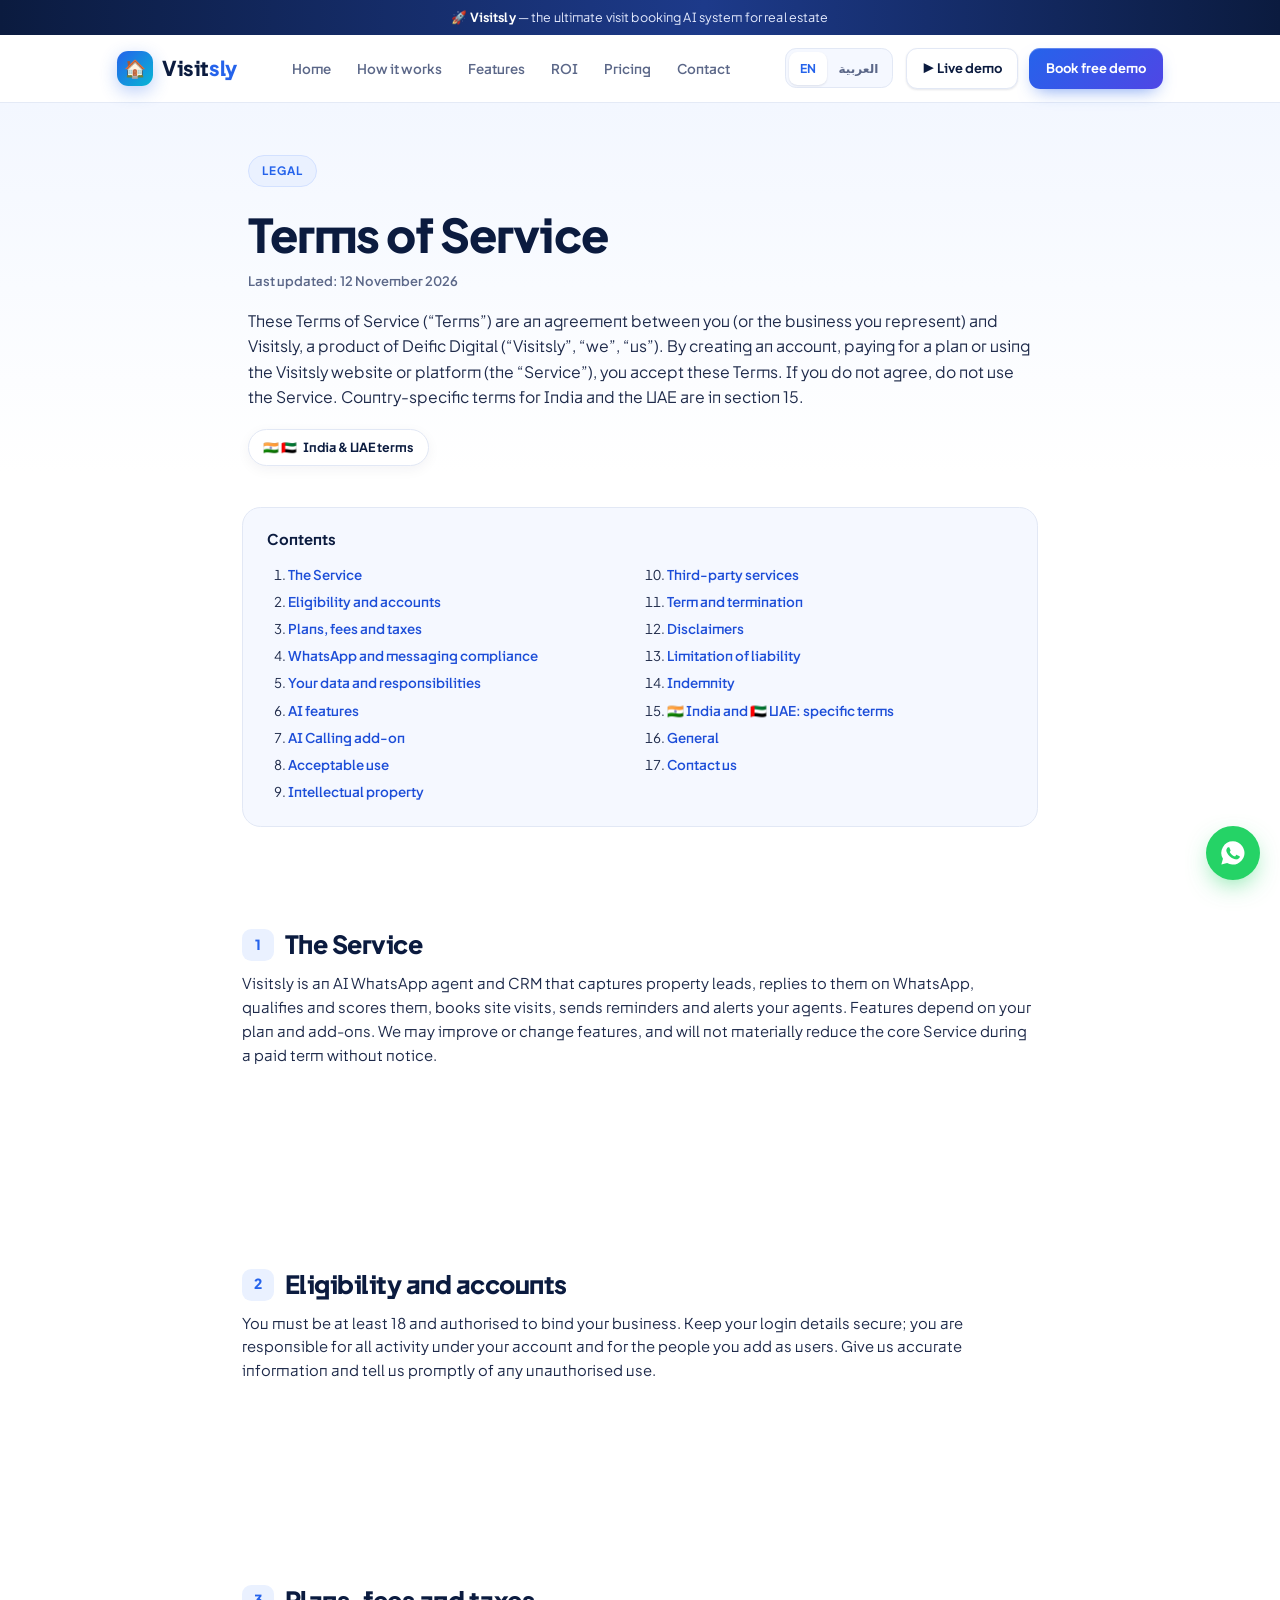
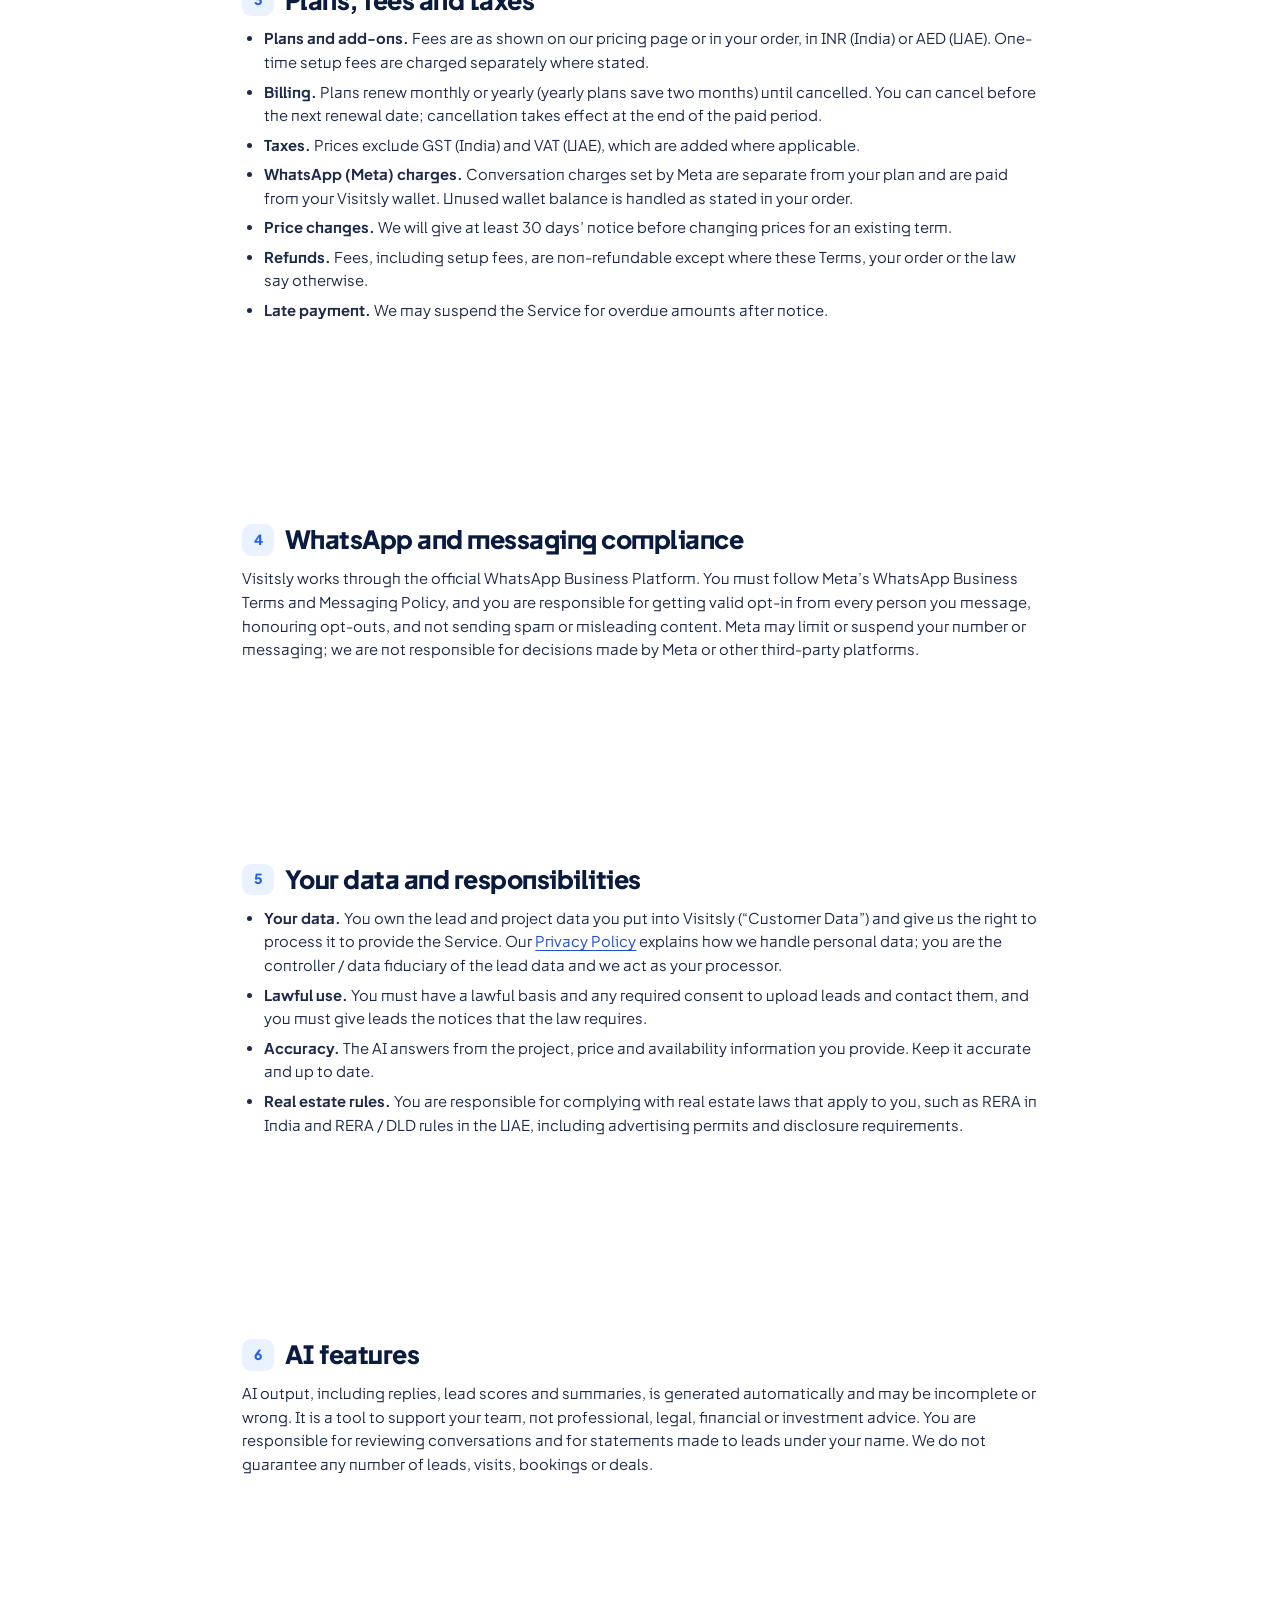
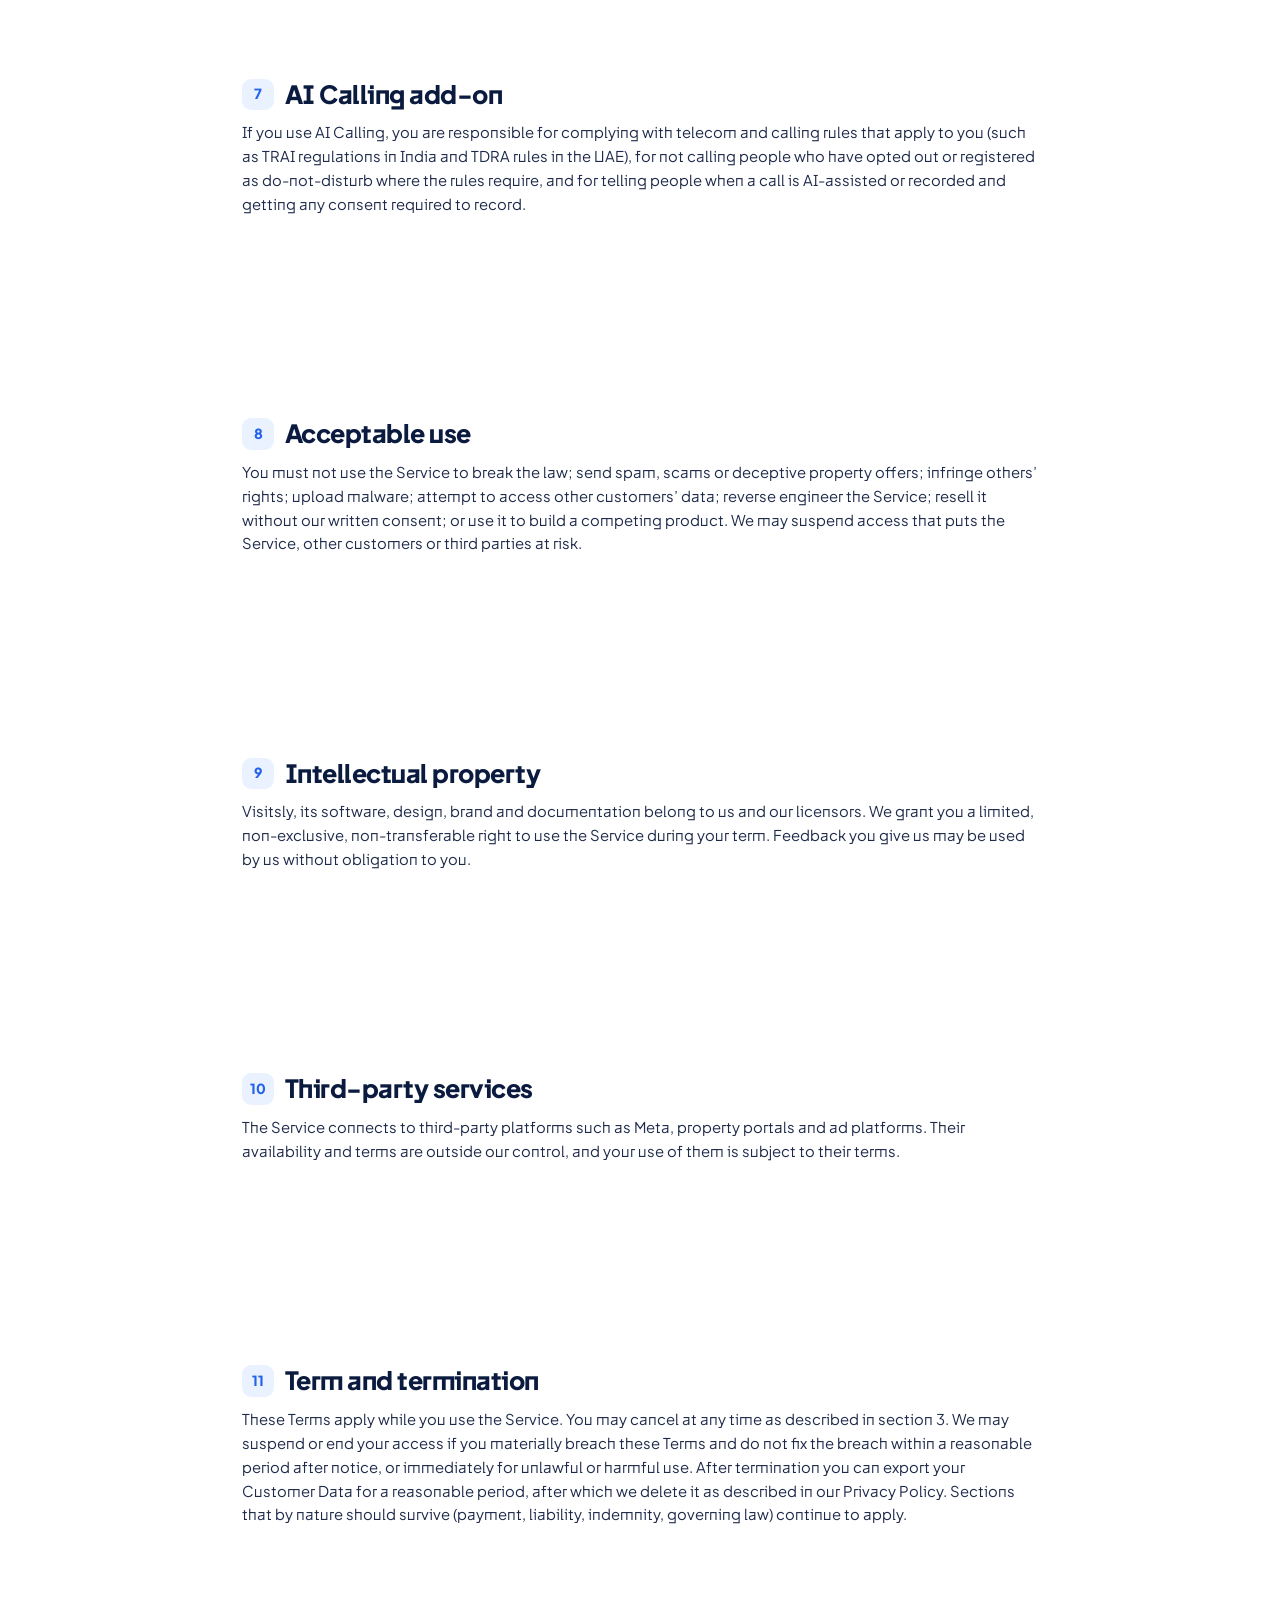
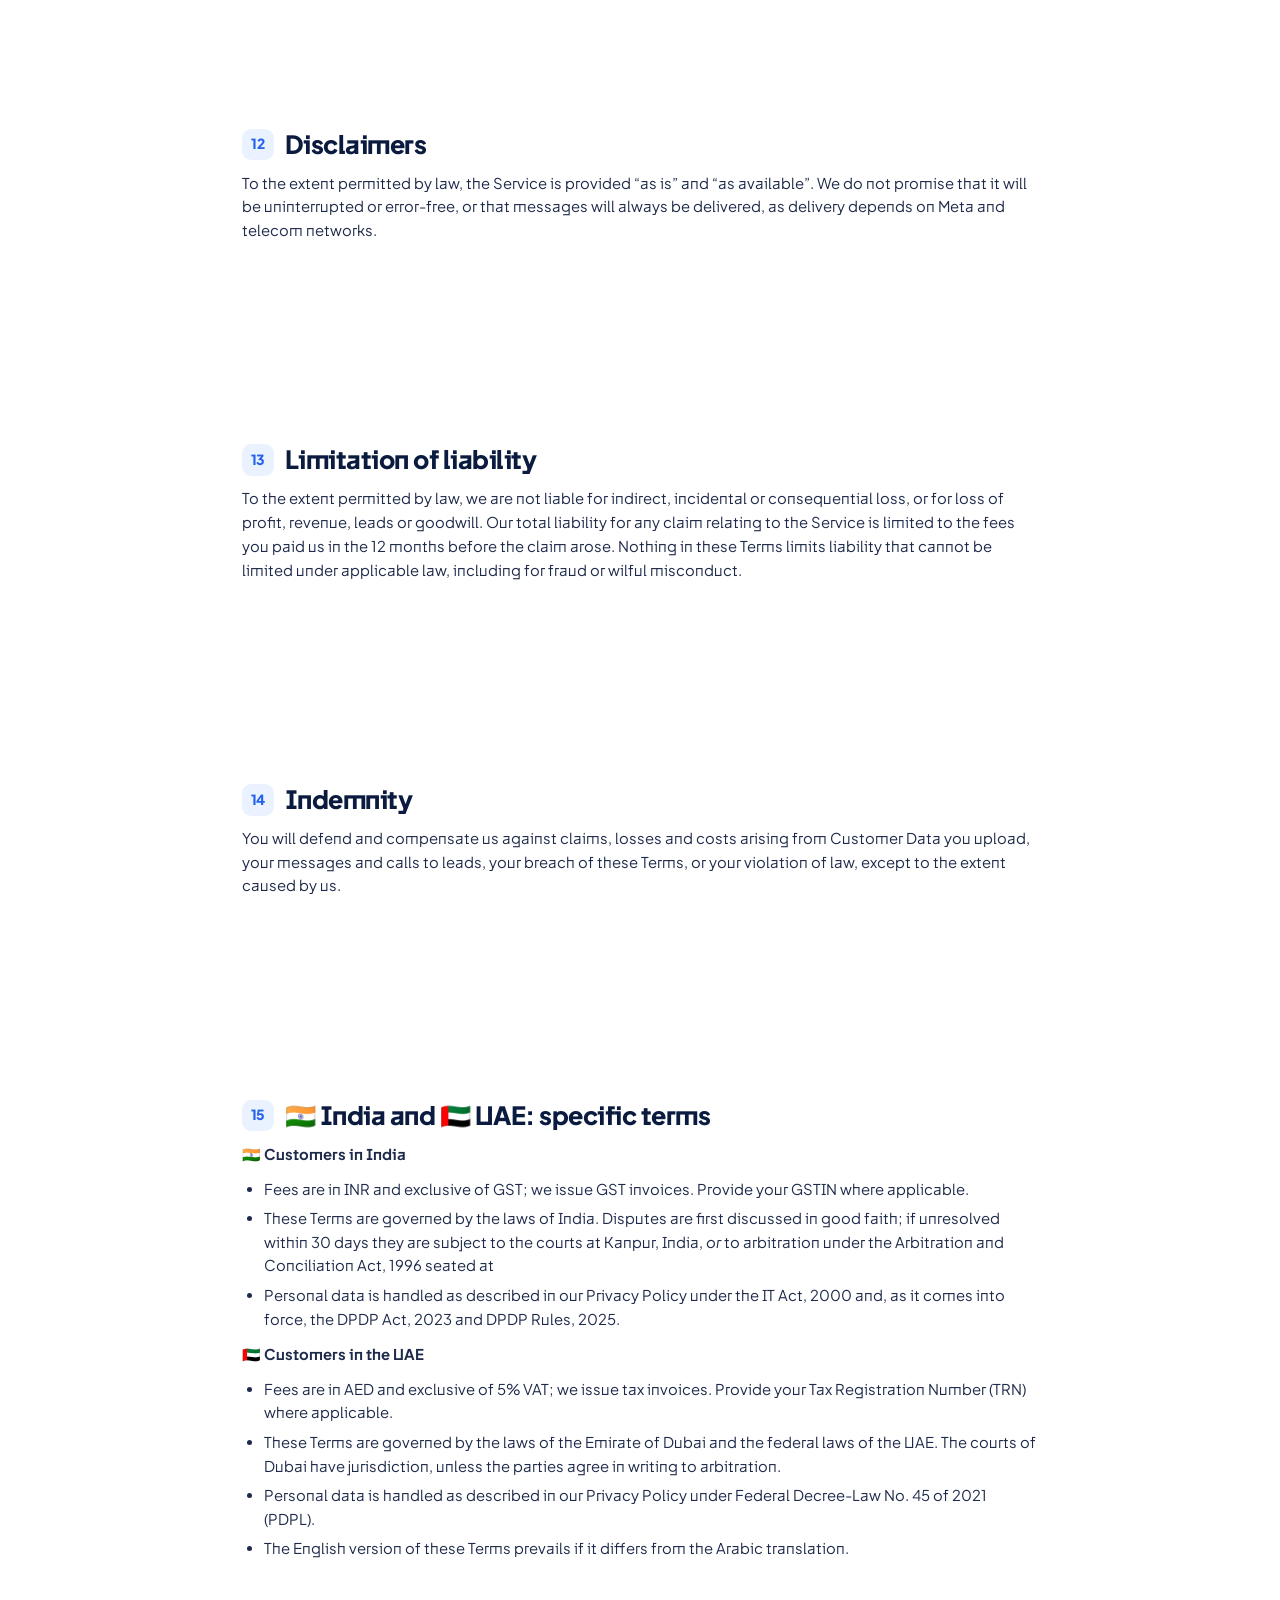
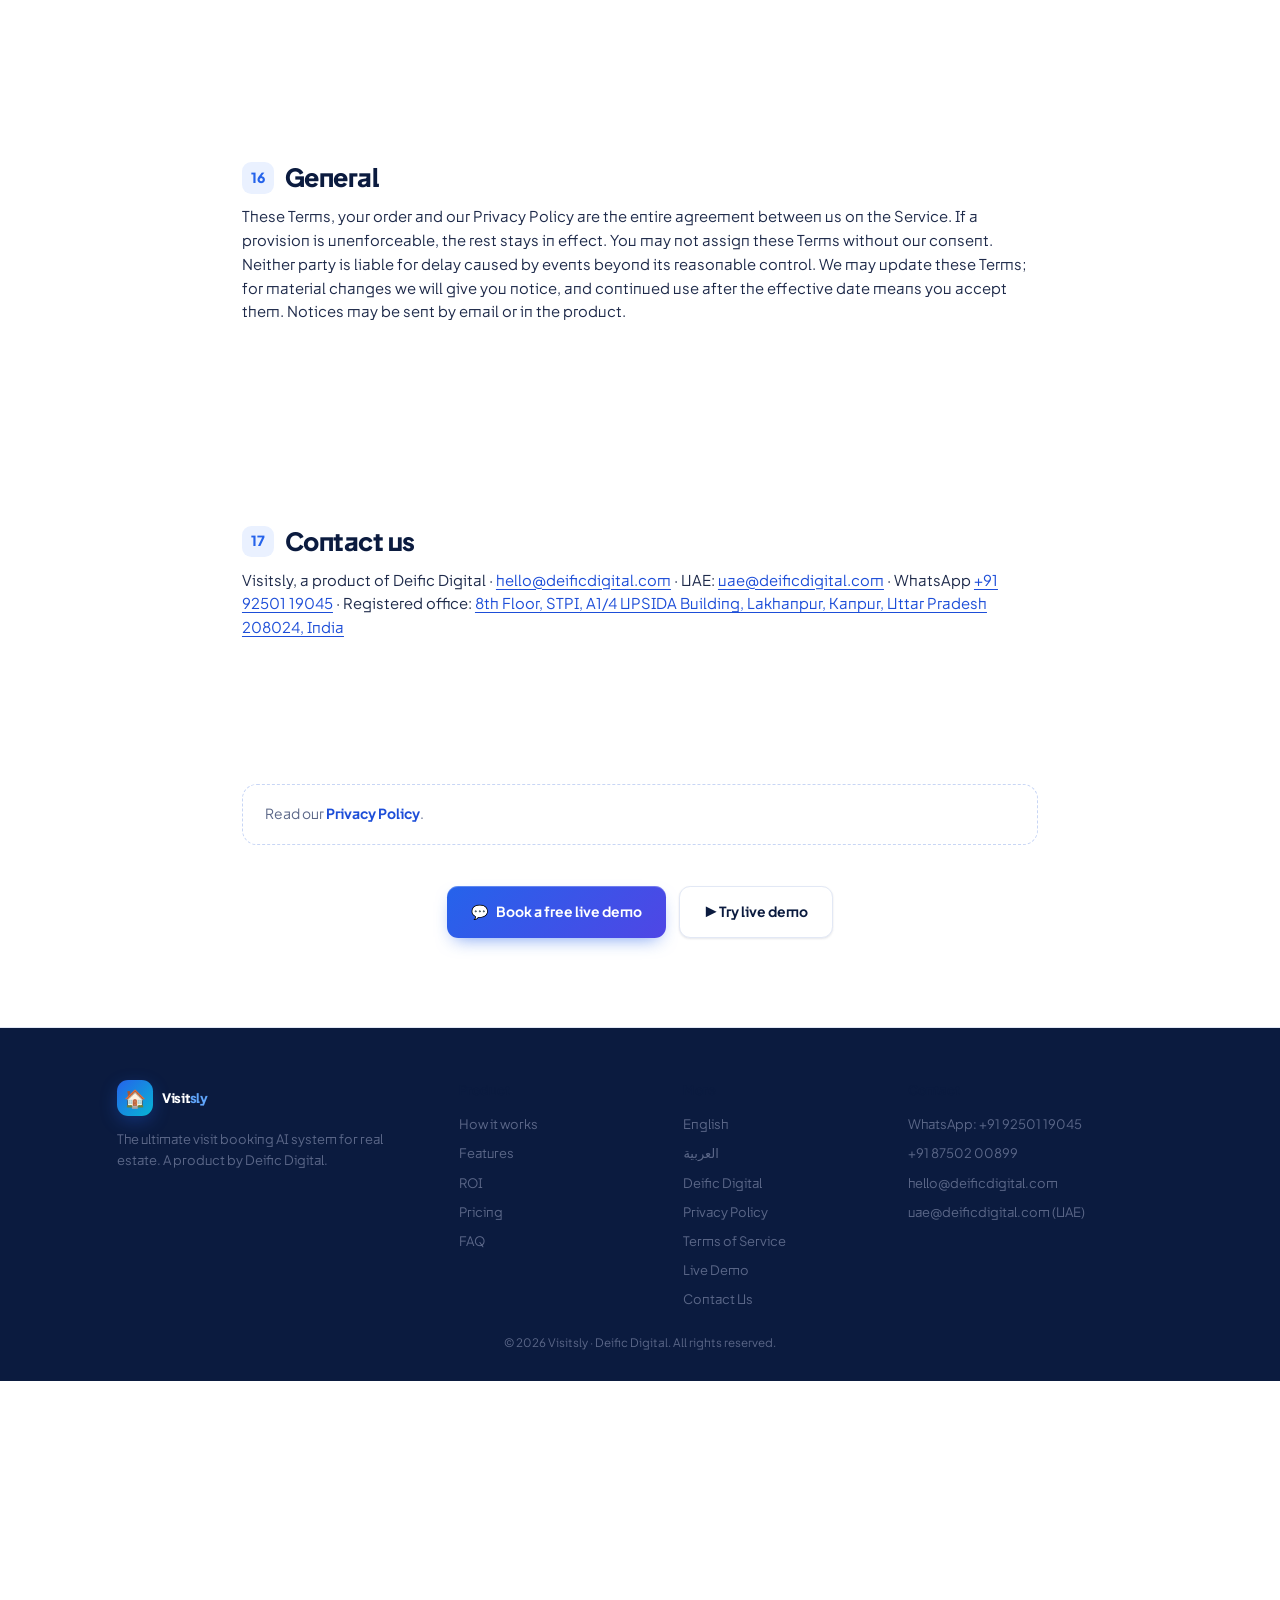
<file: terms.html>
<!doctype html>
<html lang="en" dir="ltr">
  <head>
    <meta charset="utf-8" />
    <script>
      (function () {
        try {
          var p = localStorage.getItem("vsLang");
          if (!p) {
            var g = JSON.parse(localStorage.getItem("vsGeo") || "null");
            if (
              g &&
              g.c &&
              Date.now() - g.t < 6048e5 &&
              /^(SA|AE|QA|KW|BH|OM|JO|LB|SY|IQ|YE|EG|LY|TN|DZ|MA|SD|PS|MR|DJ|SO|KM)$/.test(
                g.c,
              )
            )
              p = "ar";
          }
          if (/[?&]lang=ar\b/.test(location.search)) p = "ar";
          if (p === "ar") {
            document.documentElement.lang = "ar";
            document.documentElement.dir = "rtl";
          }
        } catch (e) {}
      })();
    </script>
    <meta name="viewport" content="width=device-width,initial-scale=1" />
    <title>Terms of Service — Visitsly</title>
    <meta
      name="description"
      content="The terms that govern your use of Visitsly, the AI WhatsApp agent and visit-booking CRM for real estate, with specific terms for customers in India and the UAE."
    />
    <meta name="robots" content="index,follow" />
    <link rel="canonical" href="https://visitsly.com/terms.html" />
    <meta property="og:type" content="website" />
    <meta property="og:site_name" content="Visitsly" />
    <meta property="og:title" content="Terms of Service — Visitsly" />
    <meta
      property="og:description"
      content="The terms that govern your use of Visitsly, the AI WhatsApp agent and visit-booking CRM for real estate, with specific terms for customers in India and the UAE."
    />
    <meta property="og:url" content="https://visitsly.com/terms.html" />
    <meta name="theme-color" content="#2563eb" />
    <link
      rel="icon"
      href="data:image/svg+xml,<svg xmlns='http://www.w3.org/2000/svg' viewBox='0 0 100 100'><rect width='100' height='100' rx='24' fill='%232563eb'/><text x='50' y='68' font-size='56' text-anchor='middle'>🏠</text></svg>"
    />
    <link rel="preconnect" href="https://fonts.googleapis.com" />
    <link rel="preconnect" href="https://fonts.gstatic.com" crossorigin />
    <link
      href="https://fonts.googleapis.com/css2?family=Plus+Jakarta+Sans:wght@400;500;600;700;800&amp;family=IBM+Plex+Sans+Arabic:wght@400;500;600;700&amp;display=swap"
      rel="stylesheet"
    />
    <style>
      :root {
        --font: "Plus Jakarta Sans", system-ui, sans-serif;
      }
      :root {
        --bg: #ffffff;
        --soft: #f5f8ff;
        --soft2: #eaf1ff;
        --line: #e2e8f5;
        --ink: #0b1b3f;
        --text: #1e2a4a;
        --muted: #5b6788;
        --blue: #2563eb;
        --blue-d: #1d4ed8;
        --indigo: #4f46e5;
        --cyan: #06b6d4;
        --sky: #38bdf8;
        --green: #16a34a;
        --wa: #25d366;
        --gold: #f59e0b;
        --pink: #e11d48;
        --navy: #0b1b3f;
      }
      * {
        box-sizing: border-box;
      }
      html {
        scroll-behavior: smooth;
      }
      body {
        margin: 0;
        overflow-x: hidden;
        background: var(--bg);
        color: var(--text);
        font-family: var(--font);
        line-height: 1.6;
        -webkit-font-smoothing: antialiased;
      }
      a {
        color: inherit;
        text-decoration: none;
      }
      .wrap {
        max-width: 1180px;
        margin: 0 auto;
        padding: 0 22px;
      }
      section {
        padding: 96px 0;
        position: relative;
      }
      h1,
      h2,
      h3 {
        line-height: 1.18;
        margin: 0;
        letter-spacing: -0.02em;
        color: var(--ink);
      }
      [dir="rtl"] h1,
      [dir="rtl"] h2,
      [dir="rtl"] h3 {
        letter-spacing: 0;
        line-height: 1.35;
      }
      .eyebrow {
        display: inline-flex;
        align-items: center;
        gap: 8px;
        font-size: 12.5px;
        font-weight: 700;
        letter-spacing: 0.1em;
        text-transform: uppercase;
        color: var(--blue);
        background: var(--soft2);
        border: 1px solid #d3e1ff;
        padding: 6px 14px;
        border-radius: 99px;
        margin-bottom: 16px;
      }
      [dir="rtl"] .eyebrow {
        letter-spacing: 0;
        font-size: 13.5px;
      }
      .sec-head {
        text-align: center;
        max-width: 780px;
        margin: 0 auto 56px;
      }
      .sec-head h2 {
        font-size: clamp(30px, 4.2vw, 46px);
        font-weight: 800;
      }
      .sec-head p {
        color: var(--muted);
        font-size: 17.5px;
        margin: 16px 0 0;
      }
      .grad {
        background: linear-gradient(
          92deg,
          #2563eb 0%,
          #4f46e5 45%,
          #06b6d4 100%
        );
        -webkit-background-clip: text;
        background-clip: text;
        color: transparent;
      }
      .btn {
        display: inline-flex;
        align-items: center;
        justify-content: center;
        gap: 8px;
        font-weight: 700;
        font-size: 15px;
        padding: 15px 26px;
        border-radius: 14px;
        transition:
          transform 0.2s,
          box-shadow 0.2s,
          background 0.2s;
        border: 0;
        font-family: inherit;
        cursor: pointer;
      }
      .btn-primary {
        background: linear-gradient(135deg, #2563eb, #4f46e5);
        color: #fff;
        box-shadow: 0 12px 30px rgba(37, 99, 235, 0.35);
      }
      .btn-primary:hover {
        transform: translateY(-2px);
        box-shadow: 0 16px 40px rgba(37, 99, 235, 0.45);
      }
      .btn-ghost {
        background: #fff;
        border: 1px solid var(--line);
        color: var(--ink);
        box-shadow: 0 4px 14px rgba(11, 27, 63, 0.06);
      }
      .btn-ghost:hover {
        border-color: #bcd0ff;
        background: var(--soft);
      }
      .btn-wa {
        background: var(--wa);
        color: #fff;
        box-shadow: 0 12px 30px rgba(37, 211, 102, 0.35);
      }

      .topbar {
        background: linear-gradient(90deg, #1d4ed8, #4f46e5, #0891b2);
        color: #e8efff;
        font-size: 13px;
        text-align: center;
        padding: 8px 16px;
      }
      .topbar b {
        color: #fff;
      }

      .nav {
        position: sticky;
        top: 0;
        z-index: 50;
        background: rgba(255, 255, 255, 0.85);
        backdrop-filter: blur(16px);
        border-bottom: 1px solid var(--line);
      }
      .nav .wrap {
        display: flex;
        align-items: center;
        justify-content: space-between;
        height: 72px;
        gap: 16px;
      }
      .logo {
        display: flex;
        align-items: center;
        gap: 10px;
        font-size: 22px;
      }
      .logo-mark {
        width: 38px;
        height: 38px;
        border-radius: 12px;
        background: linear-gradient(135deg, #2563eb, #06b6d4);
        display: grid;
        place-items: center;
        font-size: 19px;
        box-shadow: 0 6px 18px rgba(37, 99, 235, 0.3);
      }
      .lw {
        font-weight: 800;
        letter-spacing: -0.02em;
        color: var(--ink);
        font-family: "Plus Jakarta Sans", sans-serif;
      }
      .lw span {
        color: var(--blue);
      }
      .nav-links {
        display: flex;
        gap: 28px;
        font-size: 14.5px;
        color: var(--muted);
        font-weight: 600;
      }
      .nav-links a:hover {
        color: var(--blue);
      }
      .nav-right {
        display: flex;
        gap: 12px;
        align-items: center;
      }
      .seg {
        display: inline-flex;
        background: var(--soft);
        border: 1px solid var(--line);
        border-radius: 12px;
        padding: 3px;
      }
      .seg a,
      .seg button {
        font: inherit;
        font-size: 13px;
        font-weight: 700;
        padding: 7px 14px;
        border-radius: 9px;
        color: var(--muted);
        background: none;
        border: 0;
        cursor: pointer;
      }
      .seg .on {
        background: #fff;
        color: var(--blue);
        box-shadow: 0 2px 8px rgba(11, 27, 63, 0.1);
      }
      .nav .btn {
        padding: 11px 18px;
        font-size: 14px;
      }
      .menu-btn {
        display: none;
        background: none;
        border: 0;
        color: var(--ink);
        font-size: 26px;
        cursor: pointer;
      }

      footer {
        border-top: 1px solid var(--line);
        padding: 56px 0 30px;
        background: var(--soft);
        margin-top: 96px;
      }
      .foot {
        display: grid;
        grid-template-columns: 1.6fr 1fr 1fr 1.3fr;
        gap: 30px;
      }
      .foot p,
      .foot a,
      .foot li {
        color: var(--muted);
        font-size: 14px;
      }
      .foot h4 {
        font-size: 14px;
        margin: 0 0 14px;
        color: var(--ink);
      }
      .foot ul {
        list-style: none;
        margin: 0;
        padding: 0;
        display: flex;
        flex-direction: column;
        gap: 9px;
      }
      .foot a:hover {
        color: var(--blue);
      }
      .seo-text {
        margin-top: 40px;
        padding-top: 26px;
        border-top: 1px solid var(--line);
        color: #7a85a5;
        font-size: 13px;
        line-height: 1.8;
      }
      .seo-text h2 {
        font-size: 14px;
        color: var(--muted);
        margin-bottom: 8px;
        letter-spacing: 0;
      }
      .copy {
        text-align: center;
        color: var(--muted);
        font-size: 12.5px;
        margin-top: 26px;
      }
      .wa-float {
        position: fixed;
        inset-inline-end: 22px;
        bottom: 22px;
        z-index: 60;
        width: 58px;
        height: 58px;
        border-radius: 50%;
        background: #25d366;
        display: grid;
        place-items: center;
        box-shadow: 0 10px 30px rgba(37, 211, 102, 0.45);
        transition: transform 0.2s;
      }
      html[lang="ar"] {
        --font:
          "IBM Plex Sans Arabic", "Plus Jakarta Sans", system-ui, sans-serif;
      }
      html[lang="ar"] .en {
        display: none !important;
      }
      html:not([lang="ar"]) .ar {
        display: none !important;
      }
      .nav-right .seg {
        margin-inline-end: 2px;
      }
      .nav-right .seg button {
        padding: 7px 12px;
      }
      .hero-l {
        padding: 56px 0 8px;
        background: linear-gradient(180deg, #f3f7ff 0%, #fff 100%);
      }
      .hero-l .wrap,
      .lw-wrap {
        max-width: 900px;
      }
      .hero-l h1 {
        font-size: clamp(32px, 5vw, 50px);
        font-weight: 800;
        margin: 6px 0 10px;
      }
      .upd {
        color: var(--muted);
        font-size: 14px;
        font-weight: 600;
      }
      .lead {
        font-size: 17px;
        color: var(--text);
        margin: 18px 0 0;
      }
      .chips {
        display: flex;
        flex-wrap: wrap;
        gap: 10px;
        margin-top: 20px;
      }
      .chip {
        display: inline-flex;
        gap: 6px;
        align-items: center;
        background: #fff;
        border: 1px solid var(--line);
        border-radius: 99px;
        padding: 8px 16px;
        font-size: 13.5px;
        font-weight: 700;
        color: var(--ink);
        box-shadow: 0 4px 14px rgba(11, 27, 63, 0.05);
      }
      .chip:hover {
        border-color: #bcd0ff;
        background: var(--soft);
      }
      .lw-wrap {
        margin: 0 auto;
        padding: 10px 22px 0;
      }
      .toc {
        background: var(--soft);
        border: 1px solid var(--line);
        border-radius: 20px;
        padding: 22px 26px;
        margin: 26px 0 8px;
      }
      .toc b {
        display: block;
        color: var(--ink);
        margin-bottom: 10px;
      }
      .toc ol {
        margin: 0;
        padding-inline-start: 22px;
        columns: 2;
        column-gap: 36px;
        font-size: 14.5px;
      }
      .toc li {
        break-inside: avoid;
        padding: 3px 0;
      }
      .toc a {
        color: var(--blue-d);
        font-weight: 600;
      }
      .toc a:hover {
        text-decoration: underline;
      }
      .lg {
        padding: 34px 0 0;
        scroll-margin-top: 90px;
      }
      .lg h2 {
        font-size: clamp(21px, 2.6vw, 27px);
        font-weight: 800;
        display: flex;
        align-items: center;
        gap: 12px;
        margin-bottom: 12px;
      }
      .lg .num {
        flex: none;
        width: 34px;
        height: 34px;
        border-radius: 10px;
        background: var(--soft2);
        color: var(--blue);
        display: grid;
        place-items: center;
        font-size: 15px;
        font-weight: 800;
      }
      .lg p,
      .lg li {
        font-size: 16px;
        color: var(--text);
      }
      .lg p {
        margin: 0 0 12px;
      }
      .lg ul {
        margin: 0 0 12px;
        padding-inline-start: 24px;
      }
      .lg li {
        margin: 6px 0;
      }
      .lg a {
        color: var(--blue-d);
        text-decoration: underline;
        text-underline-offset: 3px;
      }
      .lg.region > div {
        background: #fff;
        border: 1px solid var(--line);
        border-inline-start: 5px solid var(--blue);
        border-radius: 18px;
        padding: 22px 24px;
        box-shadow: 0 10px 30px rgba(11, 27, 63, 0.05);
      }
      .lg.region#uae > div {
        border-inline-start-color: var(--cyan);
      }
      mark.ph {
        background: #fff1b8;
        color: #6b4e00;
        padding: 0 5px;
        border-radius: 5px;
        font-weight: 700;
      }
      .xlink {
        margin: 40px 0 0;
        padding: 20px 24px;
        border: 1px dashed #c8d6f5;
        border-radius: 16px;
        color: var(--muted);
        font-size: 15px;
      }
      .xlink a {
        color: var(--blue-d);
        font-weight: 700;
      }
      @media (max-width: 860px) {
        section {
          padding: 0;
        }
        .toc ol {
          columns: 1;
        }
        .lg.region > div {
          padding: 18px;
        }
      }
      @media print {
        .nav,
        .topbar,
        .wa-float,
        footer,
        .chips {
          display: none;
        }
      }

      /* mobile nav + footer (shared with index.html) */
      @media (max-width: 1000px){.nav-links{gap:18px}}
      @media (max-width: 860px){
        .nav-links{display:none;position:absolute;top:100%;left:0;right:0;flex-direction:column;gap:0;background:#fff;border-bottom:1px solid var(--line);padding:10px 22px}
        .nav-links.open{display:flex}
        .nav-links a{padding:12px 0}
        .menu-btn{display:block}
        .nav .btn{display:none}
        .foot{grid-template-columns:1fr 1fr}
      }
      @media (max-width: 560px){.foot{grid-template-columns:1fr}.topbar{font-size:12px}}
      .foot a[href^="tel:"]{unicode-bidi:isolate;direction:ltr;display:inline-block}

      .nav-links{align-items:center}
      .nav-links a.nav-demo{color:#fff;background:linear-gradient(135deg,#2563eb,#4f46e5);padding:6px 14px;border-radius:99px;box-shadow:0 6px 16px rgba(37,99,235,.3)}
      .nav-links a.nav-demo:hover{color:#fff;transform:translateY(-1px)}

      /* responsive scale: small laptops down, big screens up */
      @media (min-width:1021px) and (max-width:1440px){html{zoom:.93}}
      @media (min-width:1021px) and (max-width:1200px){html{zoom:.88}}
      @media (min-width:1700px){html{zoom:1.15}}
      @media (min-width:2000px){html{zoom:1.35}}
      @media (min-width:2560px){html{zoom:1.7}}
      @media (min-width:3200px){html{zoom:2.1}}

      .nav-links a.nav-m{display:none}
      .nav .btn.nav-live{padding:10px 16px;font-size:14px;white-space:nowrap}
      .sec-cta{display:flex;gap:14px;justify-content:center;flex-wrap:wrap;margin:44px 0 56px}
      @media (max-width:1000px){.nav .btn.nav-live{display:none}}
      @media (max-width:860px){.nav-links a.nav-m{display:block;font-weight:700;color:var(--blue)}.sec-cta .btn{flex:1 1 220px;justify-content:center}}
      @media (max-width:860px){.nav-links a.nav-demo{padding:8px 16px;margin:8px 0;align-self:flex-start}}
    
      /* keep anchors / auto-scroll clear of the sticky navbar */
      html{scroll-padding-top:96px}
      section[id],.lg[id],[id].vs-anim,.vs-anim{scroll-margin-top:96px}
    </style>
      <link rel="stylesheet" href="assets/css/saas.css" />
  </head>
  <body>
    <div class="topbar">
      <span class="en"
        >🚀 <b>Visitsly</b> — the ultimate visit booking AI system for real
        estate</span
      ><span class="ar"
        >🚀 <b>Visitsly</b> — نظام حجز المعاينات العقارية الأمثل بالذكاء
        الاصطناعي</span
      >
    </div>
    <nav class="nav" aria-label="Main">
      <div class="wrap">
        <a href="index.html" class="logo" aria-label="Visitsly"
          ><div class="logo-mark">🏠</div>
          <b class="lw">Visit<span>sly</span></b></a
        >
        <div class="nav-links" id="navLinks">
          <a href="index.html"><span class="en">Home</span><span class="ar">الرئيسية</span></a
          ><a href="index.html#how-it-works"
            ><span class="en">How it works</span
            ><span class="ar">كيف يعمل</span></a
          ><a href="index.html#features"
            ><span class="en">Features</span><span class="ar">المزايا</span></a
          ><a href="index.html#calculator"
            ><span class="en">ROI</span><span class="ar">العائد</span></a
          ><a href="index.html#pricing"
            ><span class="en">Pricing</span><span class="ar">الأسعار</span></a
          ><a href="contact.html"
            ><span class="en">Contact</span><span class="ar">تواصل معنا</span></a
          ><a class="nav-m" href="demo.html"><span class="en">Live Demo</span><span class="ar">عرض مباشر</span></a
          ><a class="nav-m" href="https://visitsly.com/login"><span class="en">Book free demo</span><span class="ar">احجز عرضاً مجانياً</span></a>
        </div>
        <div class="nav-right">
          <div
            class="seg"
            role="group"
            aria-label="Language / اللغة"
            id="langSeg"
          >
            <button
              type="button"
              data-lang="en"
              lang="en"
              class="on"
              aria-pressed="true"
            >
              EN</button
            ><button
              type="button"
              data-lang="ar"
              lang="ar"
              aria-pressed="false"
            >
              العربية
            </button>
          </div>
          <a class="btn btn-ghost nav-live" href="demo.html"><span class="en">▶ Live demo</span><span class="ar">▶ عرض مباشر</span></a>
          <a
            class="btn btn-primary"
            href="https://visitsly.com/login"
            ><span class="en">Book free demo</span
            ><span class="ar">احجز عرضاً مجانياً</span></a
          >
          <button
            class="menu-btn"
            aria-label="Menu"
            onclick="
              document.getElementById('navLinks').classList.toggle('open')
            "
          >
            ☰
          </button>
        </div>
      </div>
    </nav>
    <header class="hero-l">
      <div class="wrap">
        <div class="eyebrow">
          <span class="en">Legal</span><span class="ar">قانوني</span>
        </div>
        <h1>
          <span class="en">Terms of Service</span
          ><span class="ar">شروط الخدمة</span>
        </h1>
        <div class="upd">
          <span class="en">Last updated: 12 November 2026</span
          ><span class="ar">آخر تحديث: 12 نوفمبر 2026</span>
        </div>
        <p class="lead">
          <span class="en"
            >These Terms of Service (“Terms”) are an agreement between you (or
            the business you represent) and Visitsly, a product of Deific
            Digital (“Visitsly”, “we”, “us”). By creating an account, paying for
            a plan or using the Visitsly website or platform (the “Service”),
            you accept these Terms. If you do not agree, do not use the Service.
            Country-specific terms for India and the UAE are in section
            15.</span
          ><span class="ar"
            >تُعدّ شروط الخدمة هذه («الشروط») اتفاقاً بينك (أو الجهة التي
            تمثّلها) وبين Visitsly، وهي منتج من Deific Digital («Visitsly» أو
            «نحن»). بإنشائك حساباً أو دفعك ثمن باقة أو استخدامك موقع Visitsly أو
            منصتها («الخدمة») فإنك توافق على هذه الشروط. وإن لم توافق فلا تستخدم
            الخدمة. وتجد الشروط الخاصة بالهند والإمارات في البند 15.</span
          >
        </p>
        <div class="chips">
          <a class="chip" href="#regions"
            >🇮🇳 🇦🇪 <span class="en">India &amp; UAE terms</span
            ><span class="ar">شروط الهند والإمارات</span></a
          >
        </div>
      </div>
    </header>
    <main>
      <div class="lw-wrap">
        <nav class="toc" aria-label="Contents">
          <b
            ><span class="en">Contents</span
            ><span class="ar">المحتويات</span></b
          >
          <ol>
            <li>
              <a href="#service"
                ><span class="en">The Service</span
                ><span class="ar">الخدمة</span></a
              >
            </li>
            <li>
              <a href="#accounts"
                ><span class="en">Eligibility and accounts</span
                ><span class="ar">الأهلية والحسابات</span></a
              >
            </li>
            <li>
              <a href="#fees"
                ><span class="en">Plans, fees and taxes</span
                ><span class="ar">الباقات والرسوم والضرائب</span></a
              >
            </li>
            <li>
              <a href="#whatsapp"
                ><span class="en">WhatsApp and messaging compliance</span
                ><span class="ar">الامتثال لقواعد واتساب والمراسلات</span></a
              >
            </li>
            <li>
              <a href="#data"
                ><span class="en">Your data and responsibilities</span
                ><span class="ar">بياناتك ومسؤولياتك</span></a
              >
            </li>
            <li>
              <a href="#ai"
                ><span class="en">AI features</span
                ><span class="ar">ميزات الذكاء الاصطناعي</span></a
              >
            </li>
            <li>
              <a href="#calling"
                ><span class="en">AI Calling add-on</span
                ><span class="ar">إضافة الاتصال بالذكاء الاصطناعي</span></a
              >
            </li>
            <li>
              <a href="#use"
                ><span class="en">Acceptable use</span
                ><span class="ar">الاستخدام المقبول</span></a
              >
            </li>
            <li>
              <a href="#ip"
                ><span class="en">Intellectual property</span
                ><span class="ar">الملكية الفكرية</span></a
              >
            </li>
            <li>
              <a href="#third"
                ><span class="en">Third-party services</span
                ><span class="ar">خدمات الأطراف الثالثة</span></a
              >
            </li>
            <li>
              <a href="#term"
                ><span class="en">Term and termination</span
                ><span class="ar">المدة والإنهاء</span></a
              >
            </li>
            <li>
              <a href="#warranty"
                ><span class="en">Disclaimers</span
                ><span class="ar">إخلاء المسؤولية</span></a
              >
            </li>
            <li>
              <a href="#liability"
                ><span class="en">Limitation of liability</span
                ><span class="ar">حدود المسؤولية</span></a
              >
            </li>
            <li>
              <a href="#indemnity"
                ><span class="en">Indemnity</span
                ><span class="ar">التعويض</span></a
              >
            </li>
            <li>
              <a href="#regions"
                ><span class="en">🇮🇳 India and 🇦🇪 UAE: specific terms</span
                ><span class="ar">🇮🇳 الهند و🇦🇪 الإمارات: شروط خاصة</span></a
              >
            </li>
            <li>
              <a href="#general"
                ><span class="en">General</span
                ><span class="ar">أحكام عامة</span></a
              >
            </li>
            <li>
              <a href="#contact"
                ><span class="en">Contact us</span
                ><span class="ar">تواصل معنا</span></a
              >
            </li>
          </ol>
        </nav>
        <section id="service" class="lg">
          <h2>
            <span class="num">1</span
            ><span
              ><span class="en">The Service</span
              ><span class="ar">الخدمة</span></span
            >
          </h2>
          <div class="en">
            <p>
              Visitsly is an AI WhatsApp agent and CRM that captures property
              leads, replies to them on WhatsApp, qualifies and scores them,
              books site visits, sends reminders and alerts your agents.
              Features depend on your plan and add-ons. We may improve or change
              features, and will not materially reduce the core Service during a
              paid term without notice.
            </p>
          </div>
          <div class="ar">
            <p>
              Visitsly وكيل واتساب ذكي ونظام CRM يجمع بيانات العملاء المحتملين
              للعقارات ويردّ عليهم عبر واتساب ويؤهّلهم ويقيّمهم ويحجز المعاينات
              ويرسل التذكيرات والتنبيهات لوكلائك. وتعتمد المزايا على باقتك
              وإضافاتك. وقد نطوّر المزايا أو نغيّرها، ولن نقلّص الخدمة الأساسية
              جوهرياً خلال مدة مدفوعة دون إشعار.
            </p>
          </div>
        </section>
        <section id="accounts" class="lg">
          <h2>
            <span class="num">2</span
            ><span
              ><span class="en">Eligibility and accounts</span
              ><span class="ar">الأهلية والحسابات</span></span
            >
          </h2>
          <div class="en">
            <p>
              You must be at least 18 and authorised to bind your business. Keep
              your login details secure; you are responsible for all activity
              under your account and for the people you add as users. Give us
              accurate information and tell us promptly of any unauthorised use.
            </p>
          </div>
          <div class="ar">
            <p>
              يجب أن يكون عمرك 18 عاماً على الأقل وأن تكون مخوّلاً بإلزام نشاطك
              التجاري. حافظ على سرية بيانات دخولك؛ فأنت مسؤول عن كل نشاط يتم عبر
              حسابك وعن الأشخاص الذين تضيفهم كمستخدمين. قدّم لنا معلومات صحيحة
              وأبلغنا فوراً بأي استخدام غير مصرّح به.
            </p>
          </div>
        </section>
        <section id="fees" class="lg">
          <h2>
            <span class="num">3</span
            ><span
              ><span class="en">Plans, fees and taxes</span
              ><span class="ar">الباقات والرسوم والضرائب</span></span
            >
          </h2>
          <div class="en">
            <ul>
              <li>
                <b>Plans and add-ons.</b> Fees are as shown on our pricing page
                or in your order, in INR (India) or AED (UAE). One-time setup
                fees are charged separately where stated.
              </li>
              <li>
                <b>Billing.</b> Plans renew monthly or yearly (yearly plans save
                two months) until cancelled. You can cancel before the next
                renewal date; cancellation takes effect at the end of the paid
                period.
              </li>
              <li>
                <b>Taxes.</b> Prices exclude GST (India) and VAT (UAE), which
                are added where applicable.
              </li>
              <li>
                <b>WhatsApp (Meta) charges.</b> Conversation charges set by Meta
                are separate from your plan and are paid from your Visitsly
                wallet. Unused wallet balance is handled as stated in your
                order.
              </li>
              <li>
                <b>Price changes.</b> We will give at least 30 days’ notice
                before changing prices for an existing term.
              </li>
              <li>
                <b>Refunds.</b> Fees, including setup fees, are non-refundable
                except where these Terms, your order or the law say otherwise.
              </li>
              <li>
                <b>Late payment.</b> We may suspend the Service for overdue
                amounts after notice.
              </li>
            </ul>
          </div>
          <div class="ar">
            <ul>
              <li>
                <b>الباقات والإضافات.</b> الرسوم وفق ما هو معروض في صفحة الأسعار
                أو في طلبك، بالروبية الهندية (الهند) أو الدرهم الإماراتي
                (الإمارات). وتُحتسب رسوم الإعداد لمرة واحدة بشكل منفصل حيث يُذكر
                ذلك.
              </li>
              <li>
                <b>الفوترة.</b> تتجدد الباقات شهرياً أو سنوياً (الباقات السنوية
                توفّر شهرين) حتى الإلغاء. ويمكنك الإلغاء قبل موعد التجديد
                التالي، ويسري الإلغاء في نهاية المدة المدفوعة.
              </li>
              <li>
                <b>الضرائب.</b> الأسعار لا تشمل ضريبة GST (الهند) وضريبة القيمة
                المضافة (الإمارات)، وتُضاف عند انطباقها.
              </li>
              <li>
                <b>رسوم واتساب (Meta).</b> رسوم المحادثات التي تحدّدها Meta
                منفصلة عن باقتك وتُدفع من محفظتك داخل Visitsly. ويُعامَل الرصيد
                غير المستخدم وفق ما هو مذكور في طلبك.
              </li>
              <li>
                <b>تغيير الأسعار.</b> سنمنحك إشعاراً لا يقل عن 30 يوماً قبل
                تغيير الأسعار لمدة قائمة.
              </li>
              <li>
                <b>الاسترداد.</b> الرسوم، بما فيها رسوم الإعداد، غير قابلة
                للاسترداد إلا حيث تنصّ هذه الشروط أو طلبك أو القانون على خلاف
                ذلك.
              </li>
              <li>
                <b>التأخر في السداد.</b> يجوز لنا تعليق الخدمة عند وجود مبالغ
                متأخرة بعد إشعارك.
              </li>
            </ul>
          </div>
        </section>
        <section id="whatsapp" class="lg">
          <h2>
            <span class="num">4</span
            ><span
              ><span class="en">WhatsApp and messaging compliance</span
              ><span class="ar">الامتثال لقواعد واتساب والمراسلات</span></span
            >
          </h2>
          <div class="en">
            <p>
              Visitsly works through the official WhatsApp Business Platform.
              You must follow Meta’s WhatsApp Business Terms and Messaging
              Policy, and you are responsible for getting valid opt-in from
              every person you message, honouring opt-outs, and not sending spam
              or misleading content. Meta may limit or suspend your number or
              messaging; we are not responsible for decisions made by Meta or
              other third-party platforms.
            </p>
          </div>
          <div class="ar">
            <p>
              تعمل Visitsly عبر منصة واتساب للأعمال الرسمية. يجب عليك الالتزام
              بشروط واتساب للأعمال وسياسة المراسلة لدى Meta، وأنت المسؤول عن
              الحصول على موافقة صحيحة (opt-in) من كل شخص تراسله، واحترام طلبات
              إلغاء الاشتراك، وعدم إرسال رسائل مزعجة أو مضلّلة. وقد تقيّد Meta
              رقمك أو مراسلاتك أو تعلّقها، ولسنا مسؤولين عن قرارات Meta أو أي
              منصة خارجية أخرى.
            </p>
          </div>
        </section>
        <section id="data" class="lg">
          <h2>
            <span class="num">5</span
            ><span
              ><span class="en">Your data and responsibilities</span
              ><span class="ar">بياناتك ومسؤولياتك</span></span
            >
          </h2>
          <div class="en">
            <ul>
              <li>
                <b>Your data.</b> You own the lead and project data you put into
                Visitsly (“Customer Data”) and give us the right to process it
                to provide the Service. Our
                <a href="privacy.html">Privacy Policy</a> explains how we handle
                personal data; you are the controller / data fiduciary of the
                lead data and we act as your processor.
              </li>
              <li>
                <b>Lawful use.</b> You must have a lawful basis and any required
                consent to upload leads and contact them, and you must give
                leads the notices that the law requires.
              </li>
              <li>
                <b>Accuracy.</b> The AI answers from the project, price and
                availability information you provide. Keep it accurate and up to
                date.
              </li>
              <li>
                <b>Real estate rules.</b> You are responsible for complying with
                real estate laws that apply to you, such as RERA in India and
                RERA / DLD rules in the UAE, including advertising permits and
                disclosure requirements.
              </li>
            </ul>
          </div>
          <div class="ar">
            <ul>
              <li>
                <b>بياناتك.</b> أنت تملك بيانات العملاء والمشاريع التي تدخلها في
                Visitsly («بيانات العميل») وتمنحنا حق معالجتها لتقديم الخدمة.
                وتوضّح <a href="privacy.html">سياسة الخصوصية</a> كيف نتعامل مع
                البيانات الشخصية؛ وأنت المتحكّم / مسؤول البيانات بالنسبة لبيانات
                العملاء المحتملين ونحن معالِج لها نيابةً عنك.
              </li>
              <li>
                <b>الاستخدام المشروع.</b> يجب أن تكون لديك أساس قانوني وأي
                موافقة لازمة لرفع بيانات العملاء المحتملين والتواصل معهم، وأن
                تقدّم لهم الإشعارات التي يشترطها القانون.
              </li>
              <li>
                <b>الدقة.</b> يجيب الذكاء الاصطناعي من معلومات المشروع والأسعار
                والتوافر التي تقدّمها، فحافظ على دقتها وتحديثها.
              </li>
              <li>
                <b>قواعد العقارات.</b> أنت المسؤول عن الامتثال لقوانين العقارات
                المطبّقة عليك، مثل RERA في الهند وأنظمة RERA / دائرة الأراضي
                والأملاك في الإمارات، بما في ذلك تصاريح الإعلان ومتطلبات
                الإفصاح.
              </li>
            </ul>
          </div>
        </section>
        <section id="ai" class="lg">
          <h2>
            <span class="num">6</span
            ><span
              ><span class="en">AI features</span
              ><span class="ar">ميزات الذكاء الاصطناعي</span></span
            >
          </h2>
          <div class="en">
            <p>
              AI output, including replies, lead scores and summaries, is
              generated automatically and may be incomplete or wrong. It is a
              tool to support your team, not professional, legal, financial or
              investment advice. You are responsible for reviewing conversations
              and for statements made to leads under your name. We do not
              guarantee any number of leads, visits, bookings or deals.
            </p>
          </div>
          <div class="ar">
            <p>
              مخرجات الذكاء الاصطناعي، ومنها الردود وتقييمات العملاء والملخصات،
              تُولَّد آلياً وقد تكون ناقصة أو خاطئة. وهي أداة لدعم فريقك وليست
              مشورة مهنية أو قانونية أو مالية أو استثمارية. وأنت مسؤول عن مراجعة
              المحادثات وعن أي تصريحات تُقدَّم للعملاء المحتملين باسمك. ولا نضمن
              أي عدد من العملاء المحتملين أو المعاينات أو الحجوزات أو الصفقات.
            </p>
          </div>
        </section>
        <section id="calling" class="lg">
          <h2>
            <span class="num">7</span
            ><span
              ><span class="en">AI Calling add-on</span
              ><span class="ar">إضافة الاتصال بالذكاء الاصطناعي</span></span
            >
          </h2>
          <div class="en">
            <p>
              If you use AI Calling, you are responsible for complying with
              telecom and calling rules that apply to you (such as TRAI
              regulations in India and TDRA rules in the UAE), for not calling
              people who have opted out or registered as do-not-disturb where
              the rules require, and for telling people when a call is
              AI-assisted or recorded and getting any consent required to
              record.
            </p>
          </div>
          <div class="ar">
            <p>
              إذا استخدمت الاتصال بالذكاء الاصطناعي فأنت مسؤول عن الامتثال
              لقواعد الاتصالات والمكالمات المطبّقة عليك (مثل لوائح TRAI في الهند
              وقواعد الهيئة العامة لتنظيم قطاع الاتصالات TDRA في الإمارات)، وعدم
              الاتصال بمن ألغوا الاشتراك أو سجّلوا في قوائم عدم الإزعاج حيث
              تشترط القواعد ذلك، وإبلاغ الأشخاص بأن المكالمة بمساعدة الذكاء
              الاصطناعي أو مسجّلة والحصول على أي موافقة لازمة للتسجيل.
            </p>
          </div>
        </section>
        <section id="use" class="lg">
          <h2>
            <span class="num">8</span
            ><span
              ><span class="en">Acceptable use</span
              ><span class="ar">الاستخدام المقبول</span></span
            >
          </h2>
          <div class="en">
            <p>
              You must not use the Service to break the law; send spam, scams or
              deceptive property offers; infringe others’ rights; upload
              malware; attempt to access other customers’ data; reverse engineer
              the Service; resell it without our written consent; or use it to
              build a competing product. We may suspend access that puts the
              Service, other customers or third parties at risk.
            </p>
          </div>
          <div class="ar">
            <p>
              يُحظر استخدام الخدمة لمخالفة القانون، أو إرسال رسائل مزعجة أو
              احتيالية أو عروض عقارية مضلّلة، أو التعدّي على حقوق الغير، أو رفع
              برمجيات خبيثة، أو محاولة الوصول إلى بيانات عملاء آخرين، أو الهندسة
              العكسية للخدمة، أو إعادة بيعها دون موافقتنا الخطية، أو استخدامها
              لبناء منتج منافس. ويجوز لنا تعليق الوصول الذي يعرّض الخدمة أو
              العملاء الآخرين أو الغير للخطر.
            </p>
          </div>
        </section>
        <section id="ip" class="lg">
          <h2>
            <span class="num">9</span
            ><span
              ><span class="en">Intellectual property</span
              ><span class="ar">الملكية الفكرية</span></span
            >
          </h2>
          <div class="en">
            <p>
              Visitsly, its software, design, brand and documentation belong to
              us and our licensors. We grant you a limited, non-exclusive,
              non-transferable right to use the Service during your term.
              Feedback you give us may be used by us without obligation to you.
            </p>
          </div>
          <div class="ar">
            <p>
              تعود ملكية Visitsly وبرمجياتها وتصميمها وعلامتها التجارية ووثائقها
              لنا ولمرخّصينا. ونمنحك حقاً محدوداً غير حصري وغير قابل للتحويل
              لاستخدام الخدمة خلال مدتك. ويجوز لنا استخدام الملاحظات التي
              تقدّمها دون أي التزام تجاهك.
            </p>
          </div>
        </section>
        <section id="third" class="lg">
          <h2>
            <span class="num">10</span
            ><span
              ><span class="en">Third-party services</span
              ><span class="ar">خدمات الأطراف الثالثة</span></span
            >
          </h2>
          <div class="en">
            <p>
              The Service connects to third-party platforms such as Meta,
              property portals and ad platforms. Their availability and terms
              are outside our control, and your use of them is subject to their
              terms.
            </p>
          </div>
          <div class="ar">
            <p>
              تتصل الخدمة بمنصات خارجية مثل Meta والبوابات العقارية ومنصات
              الإعلانات. وتوافرها وشروطها خارج سيطرتنا، ويخضع استخدامك لها
              لشروطها.
            </p>
          </div>
        </section>
        <section id="term" class="lg">
          <h2>
            <span class="num">11</span
            ><span
              ><span class="en">Term and termination</span
              ><span class="ar">المدة والإنهاء</span></span
            >
          </h2>
          <div class="en">
            <p>
              These Terms apply while you use the Service. You may cancel at any
              time as described in section 3. We may suspend or end your access
              if you materially breach these Terms and do not fix the breach
              within a reasonable period after notice, or immediately for
              unlawful or harmful use. After termination you can export your
              Customer Data for a reasonable period, after which we delete it as
              described in our Privacy Policy. Sections that by nature should
              survive (payment, liability, indemnity, governing law) continue to
              apply.
            </p>
          </div>
          <div class="ar">
            <p>
              تسري هذه الشروط طوال استخدامك للخدمة. ويمكنك الإلغاء في أي وقت وفق
              ما هو موضّح في البند 3. ويجوز لنا تعليق وصولك أو إنهاؤه إذا أخللت
              إخلالاً جوهرياً بهذه الشروط ولم تعالجه خلال مدة معقولة بعد
              الإشعار، أو فوراً عند الاستخدام غير المشروع أو الضار. وبعد الإنهاء
              يمكنك تصدير بيانات العميل خلال مدة معقولة، ثم نحذفها وفق ما ورد في
              سياسة الخصوصية. وتستمر البنود التي بطبيعتها يجب أن تبقى سارية
              (الدفع والمسؤولية والتعويض والقانون الواجب التطبيق).
            </p>
          </div>
        </section>
        <section id="warranty" class="lg">
          <h2>
            <span class="num">12</span
            ><span
              ><span class="en">Disclaimers</span
              ><span class="ar">إخلاء المسؤولية</span></span
            >
          </h2>
          <div class="en">
            <p>
              To the extent permitted by law, the Service is provided “as is”
              and “as available”. We do not promise that it will be
              uninterrupted or error-free, or that messages will always be
              delivered, as delivery depends on Meta and telecom networks.
            </p>
          </div>
          <div class="ar">
            <p>
              بالقدر الذي يسمح به القانون، تُقدَّم الخدمة «كما هي» و«حسب
              التوافر». ولا نعد بأنها ستعمل دون انقطاع أو أخطاء، ولا بأن الرسائل
              ستصل دائماً، إذ يعتمد التسليم على Meta وشبكات الاتصالات.
            </p>
          </div>
        </section>
        <section id="liability" class="lg">
          <h2>
            <span class="num">13</span
            ><span
              ><span class="en">Limitation of liability</span
              ><span class="ar">حدود المسؤولية</span></span
            >
          </h2>
          <div class="en">
            <p>
              To the extent permitted by law, we are not liable for indirect,
              incidental or consequential loss, or for loss of profit, revenue,
              leads or goodwill. Our total liability for any claim relating to
              the Service is limited to the fees you paid us in the 12 months
              before the claim arose. Nothing in these Terms limits liability
              that cannot be limited under applicable law, including for fraud
              or wilful misconduct.
            </p>
          </div>
          <div class="ar">
            <p>
              بالقدر الذي يسمح به القانون، لا نتحمّل المسؤولية عن الخسائر غير
              المباشرة أو العرضية أو التبعية، ولا عن خسارة الأرباح أو الإيرادات
              أو العملاء المحتملين أو السمعة. ويقتصر إجمالي مسؤوليتنا عن أي
              مطالبة تتعلق بالخدمة على الرسوم التي دفعتها لنا خلال الأشهر الاثني
              عشر السابقة لنشوء المطالبة. ولا يقيّد أي نص في هذه الشروط مسؤولية
              لا يجوز تقييدها بموجب القانون المعمول به، ومنها الاحتيال أو الخطأ
              العمدي.
            </p>
          </div>
        </section>
        <section id="indemnity" class="lg">
          <h2>
            <span class="num">14</span
            ><span
              ><span class="en">Indemnity</span
              ><span class="ar">التعويض</span></span
            >
          </h2>
          <div class="en">
            <p>
              You will defend and compensate us against claims, losses and costs
              arising from Customer Data you upload, your messages and calls to
              leads, your breach of these Terms, or your violation of law,
              except to the extent caused by us.
            </p>
          </div>
          <div class="ar">
            <p>
              تلتزم بالدفاع عنا وتعويضنا عن المطالبات والخسائر والتكاليف الناشئة
              عن بيانات العميل التي ترفعها، ورسائلك ومكالماتك للعملاء المحتملين،
              وإخلالك بهذه الشروط، ومخالفتك للقانون، إلا بالقدر الذي نتسبب فيه
              نحن.
            </p>
          </div>
        </section>
        <section id="regions" class="lg">
          <h2>
            <span class="num">15</span
            ><span
              ><span class="en">🇮🇳 India and 🇦🇪 UAE: specific terms</span
              ><span class="ar">🇮🇳 الهند و🇦🇪 الإمارات: شروط خاصة</span></span
            >
          </h2>
          <div class="en">
            <p><b>🇮🇳 Customers in India</b></p>
            <ul>
              <li>
                Fees are in INR and exclusive of GST; we issue GST invoices.
                Provide your GSTIN where applicable.
              </li>
              <li>
                These Terms are governed by the laws of India. Disputes are
                first discussed in good faith; if unresolved within 30 days they
                are subject to the courts at Kanpur,
                India, <i>or</i> to arbitration under the Arbitration and
                Conciliation Act, 1996 seated at
                
              </li>
              <li>
                Personal data is handled as described in our Privacy Policy
                under the IT Act, 2000 and, as it comes into force, the DPDP
                Act, 2023 and DPDP Rules, 2025.
              </li>
            </ul>
            <p><b>🇦🇪 Customers in the UAE</b></p>
            <ul>
              <li>
                Fees are in AED and exclusive of 5% VAT; we issue tax invoices.
                Provide your Tax Registration Number (TRN) where applicable.
              </li>
              <li>
                These Terms are governed by the laws of the Emirate of Dubai and
                the federal laws of the UAE. The courts of Dubai have
                jurisdiction, unless the parties agree in writing to
                arbitration.
              </li>
              <li>
                Personal data is handled as described in our Privacy Policy
                under Federal Decree-Law No. 45 of 2021 (PDPL).
              </li>
              <li>
                The English version of these Terms prevails if it differs from
                the Arabic translation.
              </li>
            </ul>
          </div>
          <div class="ar">
            <p><b>🇮🇳 العملاء في الهند</b></p>
            <ul>
              <li>
                الرسوم بالروبية الهندية ولا تشمل ضريبة GST؛ ونصدر فواتير GST.
                قدّم رقم GSTIN الخاص بك حيث ينطبق.
              </li>
              <li>
                تخضع هذه الشروط لقوانين الهند. وتُبحث الخلافات أولاً بحسن نية؛
                وإن لم تُحلّ خلال 30 يوماً فتخضع لمحاكم
                <mark class="ph">[المدينة]</mark> في الهند، <i>أو</i> للتحكيم
                وفق قانون التحكيم والتوفيق لعام 1996 ومقره
                <mark class="ph">[المدينة]</mark> (يُختار أحدهما).
              </li>
              <li>
                تُعالج البيانات الشخصية وفق ما ورد في سياسة الخصوصية بموجب قانون
                تقنية المعلومات لعام 2000، وعند سريانه قانون DPDP لعام 2023
                ولوائحه لعام 2025.
              </li>
            </ul>
            <p><b>🇦🇪 العملاء في الإمارات</b></p>
            <ul>
              <li>
                الرسوم بالدرهم الإماراتي ولا تشمل ضريبة القيمة المضافة بنسبة 5%؛
                ونصدر فواتير ضريبية. قدّم رقم التسجيل الضريبي (TRN) حيث ينطبق.
              </li>
              <li>
                تخضع هذه الشروط لقوانين إمارة دبي والقوانين الاتحادية لدولة
                الإمارات. وتختص محاكم دبي بالنظر في النزاعات، ما لم يتفق الطرفان
                كتابةً على التحكيم.
              </li>
              <li>
                تُعالج البيانات الشخصية وفق ما ورد في سياسة الخصوصية بموجب
                المرسوم بقانون اتحادي رقم 45 لسنة 2021 (PDPL).
              </li>
              <li>
                في حال وجود اختلاف بين النسخة الإنجليزية من هذه الشروط والترجمة
                العربية، تسود النسخة الإنجليزية.
              </li>
            </ul>
          </div>
        </section>
        <section id="general" class="lg">
          <h2>
            <span class="num">16</span
            ><span
              ><span class="en">General</span
              ><span class="ar">أحكام عامة</span></span
            >
          </h2>
          <div class="en">
            <p>
              These Terms, your order and our Privacy Policy are the entire
              agreement between us on the Service. If a provision is
              unenforceable, the rest stays in effect. You may not assign these
              Terms without our consent. Neither party is liable for delay
              caused by events beyond its reasonable control. We may update
              these Terms; for material changes we will give you notice, and
              continued use after the effective date means you accept them.
              Notices may be sent by email or in the product.
            </p>
          </div>
          <div class="ar">
            <p>
              تمثّل هذه الشروط وطلبك وسياسة الخصوصية كامل الاتفاق بيننا بشأن
              الخدمة. وإذا تعذّر إنفاذ أي حكم فتبقى بقية الأحكام سارية. ولا يجوز
              لك التنازل عن هذه الشروط دون موافقتنا. ولا يتحمل أي طرف مسؤولية
              التأخير الناتج عن أحداث خارجة عن سيطرته المعقولة. ويجوز لنا تحديث
              هذه الشروط؛ وللتغييرات الجوهرية سنخطرك، ويعني استمرارك في
              الاستخدام بعد تاريخ السريان قبولك لها. ويجوز إرسال الإشعارات
              بالبريد الإلكتروني أو داخل المنتج.
            </p>
          </div>
        </section>
        <section id="contact" class="lg">
          <h2>
            <span class="num">17</span
            ><span
              ><span class="en">Contact us</span
              ><span class="ar">تواصل معنا</span></span
            >
          </h2>
          <div class="en">
            <p>
              Visitsly, a product of Deific Digital ·
              <a href="mailto:hello@deificdigital.com"
                >hello@deificdigital.com</a
              >
              · UAE:
              <a href="mailto:uae@deificdigital.com">uae@deificdigital.com</a> ·
              WhatsApp
              <a href="https://wa.me/919250119045">+91 92501 19045</a> ·
              Registered office: <a href="https://www.google.co.in/maps/search/+8th+Floor,+STPI,+A1%2F4+UPSIDA+Building,+Lakhanpur,+Kanpur,+Uttar+Pradesh+208024,+India/@26.4974825,80.2753464,779m/data=!3m2!1e3!4b1?entry=ttu&g_ep=EgoyMDI2MTEwOS4wIKXMDSoASAFQAw%3D%3D">8th Floor, STPI, A1/4 UPSIDA Building, Lakhanpur, Kanpur, Uttar Pradesh 208024, India</a> 
   
            </p>
          </div>
          <div class="ar">
            <p>
              Visitsly، منتج من Deific Digital ·
              <a href="mailto:hello@deificdigital.com"
                >hello@deificdigital.com</a
              >
              · الإمارات:
              <a href="mailto:uae@deificdigital.com">uae@deificdigital.com</a> ·
              واتساب
              <a href="https://wa.me/919250119045" dir="ltr">+91 92501 19045</a>
              · المقر المسجّل: <mark class="ph">[العنوان المسجّل]</mark>
            </p>
          </div>
        </section>

        <div class="xlink">
          <span class="en"
            >Read our <a href="privacy.html">Privacy Policy</a>.</span
          ><span class="ar"
            >اقرأ <a href="privacy.html">سياسة الخصوصية</a> الخاصة بنا.</span
          >
        </div>
      </div>

    <div class="wrap">
      <div class="sec-cta">
        <a class="btn btn-primary" data-wa href="https://wa.me/919250119045?text=Hi%2C%20I%20want%20a%20free%20demo%20of%20Visitsly" target="_blank" rel="noopener">💬 <span class="en">Book a free live demo</span><span class="ar">احجز عرضاً مباشراً مجاناً</span></a>
        <a class="btn btn-ghost" href="demo.html"><span class="en">▶ Try live demo</span><span class="ar">▶ جرّب العرض المباشر</span></a>
      </div>
    </div>
    </main>
    <footer>
      <div class="wrap">
        <div class="foot">
          <div>
            <a href="index.html" class="logo"
              ><div class="logo-mark">🏠</div>
              <b class="lw">Visit<span>sly</span></b></a
            >
            <p style="margin-top: 14px; max-width: 330px">
              <span class="en"
                >The ultimate visit booking AI system for real estate. A product
                by Deific Digital.</span
              ><span class="ar"
                >نظام حجز المعاينات العقارية الأمثل بالذكاء الاصطناعي. أحد
                منتجات Deific Digital.</span
              >
            </p>
          </div>
          <div>
            <h4>
              <span class="en">Product</span><span class="ar">المنتج</span>
            </h4>
            <ul>
              <li>
                <a href="index.html#how-it-works"
                  ><span class="en">How it works</span
                  ><span class="ar">كيف يعمل</span></a
                >
              </li>
              <li>
                <a href="index.html#features"
                  ><span class="en">Features</span
                  ><span class="ar">المزايا</span></a
                >
              </li>
              <li>
                <a href="index.html#calculator"
                  ><span class="en">ROI</span><span class="ar">العائد</span></a
                >
              </li>
              <li>
                <a href="index.html#pricing"
                  ><span class="en">Pricing</span
                  ><span class="ar">الأسعار</span></a
                >
              </li>
              <li>
                <a href="index.html#faq"
                  ><span class="en">FAQ</span
                  ><span class="ar">الأسئلة الشائعة</span></a
                >
              </li>
              <li>
                </li>
            </ul>
          </div>
          <div>
            <h4><span class="en">More</span><span class="ar">المزيد</span></h4>
            <ul>
              <li><a href="#" data-setlang="en" lang="en">English</a></li>
              <li><a href="#" data-setlang="ar" lang="ar">العربية</a></li>
              <li>
                <a
                  href="https://www.deificdigital.com"
                  target="_blank"
                  rel="noopener"
                  >Deific Digital</a
                >
              </li>
              <li>
                <a href="privacy.html"
                  ><span class="en">Privacy Policy</span
                  ><span class="ar">سياسة الخصوصية</span></a
                >
              </li>
              <li>
                <a href="terms.html"
                  ><span class="en">Terms of Service</span
                  ><span class="ar">شروط الخدمة</span></a
                >
              </li>
              <li>
                <a href="demo.html"
                  ><span class="en">Live Demo</span
                  ><span class="ar">عرض مباشر</span></a
                >
              </li>
              <li>
                <a href="contact.html"
                  ><span class="en">Contact Us</span
                  ><span class="ar">تواصل معنا</span></a
                >
              </li>
            </ul>
          </div>
          <div>
            <h4>
              <span class="en">Contact</span><span class="ar">تواصل معنا</span>
            </h4>
            <ul>
              <li>
                <a
                  href="https://wa.me/919250119045"
                  target="_blank"
                  rel="noopener"
                  >WhatsApp: +91 92501 19045</a
                >
              </li>
              <li><a href="tel:+918750200899">+91 87502 00899</a></li>
              <li>
                <a href="mailto:hello@deificdigital.com"
                  >hello@deificdigital.com</a
                >
              </li>
              <li>
                <a href="mailto:uae@deificdigital.com"
                  >uae@deificdigital.com (UAE)</a
                >
              </li>
            </ul>
          </div>
        </div>
        <div class="copy">
          © <span id="yr">2026</span> Visitsly · Deific Digital.
          <span class="en">All rights reserved.</span
          ><span class="ar">جميع الحقوق محفوظة.</span>
        </div>
      </div>
    </footer>
    <a
      class="wa-float"
      data-wa
      href="https://wa.me/919250119045?text=Hi%2C%20I%20want%20a%20free%20demo%20of%20Visitsly"
      target="_blank"
      rel="noopener"
      aria-label="WhatsApp"
      ><svg width="30" height="30" viewBox="0 0 24 24" fill="#fff">
        <path
          d="M12 2a10 10 0 0 0-8.6 15.1L2 22l5-1.3A10 10 0 1 0 12 2zm5.2 14.3c-.2.6-1.3 1.2-1.8 1.2-.5.1-1 .2-3.3-.7-2.8-1.2-4.6-4-4.7-4.2-.1-.2-1.1-1.5-1.1-2.8s.7-2 1-2.3c.2-.3.5-.3.7-.3h.5c.2 0 .4 0 .6.5l.8 2c.1.2.1.4 0 .5l-.4.6c-.1.2-.3.3-.1.6.2.3.8 1.3 1.7 2.1 1.1 1 2 1.3 2.3 1.4.3.1.4.1.6-.1l.8-1c.2-.3.4-.2.6-.1l1.9.9c.3.1.5.2.5.3.1.2.1.7-.1 1.3z"
        /></svg
    ></a>
    <script>
      (function () {
        var TT = {
            en: "Terms of Service — Visitsly",
            ar: "شروط الخدمة — Visitsly",
          },
          WA = {
            en: "https://wa.me/919250119045?text=Hi%2C%20I%20want%20a%20free%20demo%20of%20Visitsly",
            ar: "https://wa.me/919250119045?text=%D9%85%D8%B1%D8%AD%D8%A8%D8%A7%D9%8B%D8%8C%20%D8%A3%D8%B1%D9%8A%D8%AF%20%D8%B9%D8%B1%D8%B6%D8%A7%D9%8B%20%D9%85%D8%AC%D8%A7%D9%86%D9%8A%D8%A7%D9%8B%20%D9%84%D9%86%D8%B8%D8%A7%D9%85%20Visitsly",
          };
        var AR_CC =
          /^(SA|AE|QA|KW|BH|OM|JO|LB|SY|IQ|YE|EG|LY|TN|DZ|MA|SD|PS|MR|DJ|SO|KM)$/;
        var AR_TZ =
          /^(Asia\/(Dubai|Riyadh|Qatar|Kuwait|Bahrain|Muscat|Baghdad|Amman|Beirut|Damascus|Aden|Gaza|Hebron)|Africa\/(Cairo|Tripoli|Tunis|Algiers|Casablanca|El_Aaiun|Khartoum|Djibouti|Mogadishu|Nouakchott)|Indian\/Comoro)$/;
        var GEO = [
          [
            "https://api.country.is/",
            function (j) {
              return j && j.country;
            },
          ],
          [
            "https://get.geojs.io/v1/ip/country.json",
            function (j) {
              return j && j.country;
            },
          ],
          [
            "https://ipapi.co/json/",
            function (j) {
              return j && j.country_code;
            },
          ],
        ];
        var picked = false;
        function setLang(l, save) {
          if (l !== "ar") l = "en";
          var d = document.documentElement;
          d.lang = l;
          d.dir = l === "ar" ? "rtl" : "ltr";
          document.title = TT[l];
          document.querySelectorAll("[data-lang]").forEach(function (b) {
            var on = b.getAttribute("data-lang") === l;
            b.classList.toggle("on", on);
            b.setAttribute("aria-pressed", on);
          });
          document.querySelectorAll("[data-wa]").forEach(function (a) {
            a.href = WA[l];
          });
          document.getElementById("yr").textContent = new Date().getFullYear();
          if (save) {
            picked = true;
            try {
              localStorage.setItem("vsLang", l);
            } catch (e) {}
          }
        }
        document.addEventListener("click", function (e) {
          var b =
            e.target.closest && e.target.closest("[data-lang],[data-setlang]");
          if (!b) return;
          e.preventDefault();
          setLang(
            b.getAttribute("data-lang") || b.getAttribute("data-setlang"),
            true,
          );
        });
        document.querySelectorAll("#navLinks a").forEach(function (a) {
          a.addEventListener("click", function () {
            document.getElementById("navLinks").classList.remove("open");
          });
        });
        function getJSON(u, ms) {
          return new Promise(function (res, rej) {
            var c = window.AbortController ? new AbortController() : null,
              t = setTimeout(function () {
                if (c) c.abort();
                rej();
              }, ms);
            fetch(u, { signal: c ? c.signal : undefined, cache: "no-store" })
              .then(function (r) {
                if (!r.ok) throw 0;
                return r.json();
              })
              .then(
                function (j) {
                  clearTimeout(t);
                  res(j);
                },
                function (e) {
                  clearTimeout(t);
                  rej(e);
                },
              );
          });
        }
        function tz() {
          var z = "";
          try {
            z = Intl.DateTimeFormat().resolvedOptions().timeZone || "";
          } catch (e) {}
          return AR_TZ.test(z) ? "XA" : "";
        }
        function detect(cb) {
          try {
            var g = JSON.parse(localStorage.getItem("vsGeo") || "null");
            if (g && g.c && Date.now() - g.t < 6048e5) {
              cb(g.c);
              return;
            }
          } catch (e) {}
          var i = 0;
          (function next() {
            if (i >= GEO.length) {
              cb(tz());
              return;
            }
            var s = GEO[i++];
            getJSON(s[0], 2500).then(function (j) {
              var c = s[1](j);
              if (c && /^[A-Za-z]{2}$/.test(c)) {
                c = c.toUpperCase();
                try {
                  localStorage.setItem(
                    "vsGeo",
                    JSON.stringify({ c: c, t: Date.now() }),
                  );
                } catch (e) {}
                cb(c);
              } else next();
            }, next);
          })();
        }
        var saved = null,
          q = location.search.match(/[?&]lang=(ar|en)\b/);
        try {
          saved = localStorage.getItem("vsLang");
        } catch (e) {}
        if (q) {
          saved = q[1];
          try {
            localStorage.setItem("vsLang", saved);
          } catch (e) {}
        }
        if (saved === "ar" || saved === "en") {
          setLang(saved, false);
        } else {
          setLang(document.documentElement.lang === "ar" ? "ar" : "en", false);
          detect(function (c) {
            var p = null;
            try {
              p = localStorage.getItem("vsLang");
            } catch (e) {}
            if (!picked && !p && (AR_CC.test(c) || c === "XA"))
              setLang("ar", false);
          });
        }
      })();
    </script>
  </body>
</html>
</file>
<file: assets/css/saas.css>
/* Visitsly — SaaS design layer (loads after page styles; presentation only, no behaviour changes) */
:root {
  --r: 16px;
  --r-lg: 22px;
  --sh1: 0 1px 2px rgba(11, 27, 63, 0.05), 0 1px 3px rgba(11, 27, 63, 0.06);
  --sh2: 0 10px 30px -12px rgba(11, 27, 63, 0.18);
  --sh3: 0 24px 60px -24px rgba(37, 99, 235, 0.35);
  --ring: 0 0 0 4px rgba(37, 99, 235, 0.18);
}
html {
  -webkit-text-size-adjust: 100%;
}
body {
  font-feature-settings: "ss01", "cv11";
  text-rendering: optimizeLegibility;
}
:lang(ar) body,
[dir="rtl"] body {
  font-family:
    "IBM Plex Sans Arabic", "Plus Jakarta Sans", system-ui, sans-serif;
}
::selection {
  background: #dbe7ff;
  color: var(--ink);
}
:focus-visible {
  outline: none;
  box-shadow: var(--ring);
  border-radius: 10px;
}
section {
  padding-block: clamp(56px, 8vw, 104px);
}
.wrap {
  padding-inline: clamp(16px, 4vw, 28px);
}

/* announcement + nav */
.topbar {
  background: linear-gradient(90deg, #0b1b3f, #1d3a8a 55%, #0b1b3f);
  color: #e6ecff;
  font-size: 13.5px;
  letter-spacing: 0.01em;
}
.nav {
  background: rgba(255, 255, 255, 0.82);
  backdrop-filter: saturate(180%) blur(14px);
  -webkit-backdrop-filter: saturate(180%) blur(14px);
  border-bottom: 1px solid rgba(226, 232, 245, 0.9);
  box-shadow: none;
}
.nav-links a {
  font-weight: 600;
  color: var(--muted);
  border-radius: 10px;
  transition:
    color 0.2s,
    background 0.2s;
}
.nav-links a:hover {
  color: var(--ink);
  background: var(--soft);
}
.seg {
  background: var(--soft);
  border: 1px solid var(--line);
  border-radius: 12px;
  padding: 3px;
}
.seg button {
  border-radius: 9px;
  font-weight: 700;
  transition: all 0.2s;
}
.seg .on,
.seg button.on {
  background: #fff;
  color: var(--blue);
  box-shadow: var(--sh1);
}

/* buttons */
.btn {
  border-radius: 12px;
  font-weight: 700;
  transition:
    transform 0.18s,
    box-shadow 0.2s,
    background 0.2s,
    border-color 0.2s;
}
.btn-primary {
  background: linear-gradient(135deg, #2563eb, #4f46e5);
  color: #fff;
  box-shadow:
    0 8px 20px -8px rgba(37, 99, 235, 0.65),
    inset 0 1px 0 rgba(255, 255, 255, 0.25);
}
.btn-primary:hover {
  transform: translateY(-2px);
  box-shadow: 0 14px 28px -10px rgba(37, 99, 235, 0.7);
}
.btn-ghost {
  background: #fff;
  border: 1px solid var(--line);
  color: var(--ink);
  box-shadow: var(--sh1);
}
.btn-ghost:hover {
  border-color: #bcd0ff;
  background: var(--soft);
  transform: translateY(-2px);
}
.btn:active {
  transform: translateY(0);
}

/* hero */
.hero {
  background: linear-gradient(180deg, #f4f8ff 0%, #fff 78%);
}
.hero-badge {
  background: #fff;
  border: 1px solid var(--line);
  box-shadow: var(--sh1);
  border-radius: 99px;
  font-weight: 600;
}
.hero h1 {
  font-weight: 800;
  letter-spacing: -0.035em;
  text-wrap: balance;
}
.hero-sub {
  color: var(--muted);
  text-wrap: pretty;
}
.trust {
  gap: 10px;
}
.trust span {
  background: #fff;
  border: 1px solid var(--line);
  border-radius: 99px;
  padding: 7px 14px;
  font-size: 13px;
  font-weight: 600;
  color: var(--text);
  box-shadow: var(--sh1);
}
.vs-anim {
  border-radius: var(--r-lg);
  box-shadow: var(--sh3);
  border: 1px solid #dbe5fb;
}

/* lead-source marquee + stats */
.marq {
  background: #fff;
  border-block: 1px solid var(--line);
}
.marq .track span {
  background: var(--soft);
  border: 1px solid var(--line);
  border-radius: 99px;
  font-weight: 600;
  color: var(--text);
}
.stats .stat {
  background: #fff;
  border: 1px solid var(--line);
  border-radius: var(--r);
  box-shadow: var(--sh1);
  transition:
    transform 0.2s,
    box-shadow 0.2s;
}
.stats .stat:hover {
  transform: translateY(-3px);
  box-shadow: var(--sh2);
}

/* cards */
.sec-head h2 {
  text-wrap: balance;
  letter-spacing: -0.03em;
}
.cmp,
.bx,
.fl,
.tier,
.calc,
.faq details,
.ad,
.ccard,
.cform {
  border-radius: var(--r-lg) !important;
}
.cmp,
.bx,
.fl,
.ccard,
.cform {
  border: 1px solid var(--line);
  box-shadow: var(--sh1);
  transition:
    transform 0.22s,
    box-shadow 0.25s,
    border-color 0.2s;
}
.bx:hover,
.fl:hover,
.ccard:hover {
  transform: translateY(-4px);
  box-shadow: var(--sh2);
  border-color: #c9d9ff;
}
.bx.hl {
  background: linear-gradient(160deg, #0b1b3f, #1d3a8a);
  border-color: transparent;
  color: #dbe6ff;
}
.bx.hl h3,
.bx.hl p {
  color: #fff;
}
.fl .em,
.bx .fi {
  border-radius: 14px;
}
.cmp.good {
  border-color: #bfe9cf;
  background: linear-gradient(180deg, #f3fcf6, #fff);
}
.cmp.bad {
  background: linear-gradient(180deg, #fff5f6, #fff);
  border-color: #f6d3d8;
}

/* pricing */
.tier {
  border: 1px solid var(--line);
  box-shadow: var(--sh1);
  transition:
    transform 0.22s,
    box-shadow 0.25s;
}
.tier:hover {
  transform: translateY(-5px);
  box-shadow: var(--sh2);
}
.tier.pop,
.tier.featured,
.tier.hot {
  border: 2px solid var(--blue);
  box-shadow: var(--sh3);
}
.rtoggle {
  background: var(--soft);
  border: 1px solid var(--line);
  border-radius: 14px;
}
.calc {
  border: 1px solid var(--line);
  box-shadow: var(--sh2);
}
input[type="range"] {
  accent-color: var(--blue);
}

/* faq */
.faq details {
  border: 1px solid var(--line);
  background: #fff;
  box-shadow: var(--sh1);
  transition:
    border-color 0.2s,
    box-shadow 0.2s;
}
.faq details[open] {
  border-color: #bcd0ff;
  box-shadow: var(--sh2);
}
.faq summary {
  font-weight: 700;
  color: var(--ink);
  cursor: pointer;
}

/* forms (contact + demo) */
input,
select,
textarea {
  font-family: inherit;
  border: 1px solid var(--line);
  border-radius: 12px;
  background: #fff;
  transition:
    border-color 0.2s,
    box-shadow 0.2s;
}
input:focus,
select:focus,
textarea:focus {
  border-color: var(--blue);
  box-shadow: var(--ring);
  outline: none;
}

/* footer + whatsapp */
footer {
  background: #0b1b3f;
  color: #b9c6e6;
}
footer a {
  transition: color 0.2s;
}
footer a:hover {
  color: #fff;
}
.wa-float {
  box-shadow: 0 10px 28px -8px rgba(37, 211, 102, 0.7);
}

/* UAE + India section */
.geo {
  display: grid;
  grid-template-columns: repeat(2, 1fr);
  gap: 22px;
}
.geo-c {
  background: #fff;
  border: 1px solid var(--line);
  border-radius: var(--r-lg);
  padding: 30px;
  box-shadow: var(--sh1);
}
.geo-c h3 {
  font-size: 22px;
  margin: 0 0 6px;
}
.geo-c > p {
  color: var(--muted);
  margin: 0 0 18px;
}
.geo-c ul {
  list-style: none;
  margin: 0;
  padding: 0;
  display: grid;
  gap: 11px;
}
.geo-c li {
  position: relative;
  padding-inline-start: 28px;
  font-size: 15px;
}
.geo-c li:before {
  content: "✓";
  position: absolute;
  inset-inline-start: 0;
  top: 1px;
  width: 20px;
  height: 20px;
  border-radius: 50%;
  background: #e6f7ec;
  color: var(--green);
  font-weight: 800;
  font-size: 12px;
  display: grid;
  place-items: center;
}
.geo-ae {
  border-top: 4px solid #0b1b3f;
}
.geo-in {
  border-top: 4px solid #f59e0b;
}
.geo-tags {
  display: flex;
  flex-wrap: wrap;
  gap: 8px;
  margin-top: 20px;
}
.geo-tags span {
  font-size: 12.5px;
  font-weight: 700;
  background: var(--soft);
  border: 1px solid var(--line);
  border-radius: 99px;
  padding: 5px 12px;
  color: var(--blue-d);
}
@media (max-width: 820px) {
  .geo {
    grid-template-columns: 1fr;
  }
}
@media (prefers-reduced-motion: reduce) {
  * {
    animation-duration: 0.01ms !important;
    transition-duration: 0.01ms !important;
    scroll-behavior: auto !important;
  }
}


footer .lw { color: #ffffff; }
footer .lw span { color: #60a5fa; }

/* =====================================================================
   Premium layer v2 — spacing, motion, full-screen hero stage
   ===================================================================== */
:root { --ease: cubic-bezier(0.22, 1, 0.36, 1); --spring: cubic-bezier(0.34, 1.45, 0.64, 1); }

/* ---- section breathing room (beats the inline padding-top:0) ---- */
section { padding-block: clamp(72px, 8vw, 120px) !important; }
section[style*="padding-top"] { padding-top: clamp(28px, 3.5vw, 56px) !important; }
section[style*="padding-bottom: 0"] { padding-bottom: 0 !important; }
.sec-head { margin-bottom: clamp(40px, 5vw, 72px) !important; }
.score-box { padding: clamp(32px, 5vw, 64px) !important; gap: clamp(28px, 4vw, 56px) !important; }
.compare { gap: clamp(20px, 2.5vw, 32px) !important; }
.cmp { padding: clamp(26px, 3vw, 40px) !important; }
.prices { gap: clamp(18px, 2vw, 28px) !important; }
.price { padding: 40px 30px 36px !important; }
.price .btn { margin-top: auto; }
.addons { padding: clamp(28px, 4vw, 48px) !important; }
.price-note { margin-top: 36px !important; }
.faq details { padding-block: 6px; }

/* ---- scroll progress + smoother reveals ---- */
.vs-progress { position: fixed; inset: 0 0 auto 0; height: 3px; z-index: 100; pointer-events: none;
  background: linear-gradient(90deg, #2563eb, #06b6d4, #7c3aed); transform-origin: 0 50%; transform: scaleX(0); }
[dir="rtl"] .vs-progress { transform-origin: 100% 50%; }
.rv { transition: opacity 0.9s var(--ease), transform 0.9s var(--ease) !important; }

/* ---- hero: one orchestrated entrance ---- */
@keyframes vsUp { from { opacity: 0; transform: translateY(22px); } to { opacity: 1; transform: none; } }
.hero-top > * { animation: vsUp 0.9s var(--ease) both; }
.hero-top > :nth-child(1) { animation-delay: 0.05s; }
.hero-top > :nth-child(2) { animation-delay: 0.15s; }
.hero-top > :nth-child(3) { animation-delay: 0.28s; }
.hero-top > :nth-child(4) { animation-delay: 0.4s; }
.hero-top > :nth-child(5) { animation-delay: 0.52s; }
@keyframes vsShimmer { to { background-position: 200% center; } }
.hero h1 .grad { background: linear-gradient(100deg, #2563eb, #06b6d4, #7c3aed, #2563eb) 0 / 200% auto;
  -webkit-background-clip: text; background-clip: text; -webkit-text-fill-color: transparent;
  animation: vsShimmer 7s linear infinite; }
.hero { padding-bottom: 0 !important; }
.hero-top { margin-bottom: 0 !important; }
.btn-primary { position: relative; overflow: hidden; }
.btn-primary::after { content: ""; position: absolute; inset: 0 auto 0 -60%; width: 40%;
  background: linear-gradient(100deg, transparent, rgba(255, 255, 255, 0.45), transparent);
  transform: skewX(-20deg); transition: left 0.7s var(--ease); }
.btn-primary:hover::after { left: 130%; }

/* ---- full-screen animation stage ---- */
.vs-full { position: relative; isolation: isolate; overflow: hidden; display: flex; align-items: center;
  margin-top: clamp(36px, 5vw, 72px); padding: clamp(36px, 5vw, 64px) 0 clamp(40px, 5vw, 72px);
  border-radius: clamp(28px, 4vw, 56px) clamp(28px, 4vw, 56px) 0 0;
  background: radial-gradient(120% 90% at 50% 0%, #12255c 0%, #0a1536 48%, #050b1f 100%); }
.vs-full-in { width: 100%; position: relative; z-index: 2; }
.vs-full-grid { position: absolute; inset: 0; z-index: 0; pointer-events: none;
  background-image: linear-gradient(rgba(147, 180, 255, 0.07) 1px, transparent 1px), linear-gradient(90deg, rgba(147, 180, 255, 0.07) 1px, transparent 1px);
  background-size: 56px 56px;
  -webkit-mask-image: radial-gradient(ellipse at 50% 45%, #000 20%, transparent 75%);
  mask-image: radial-gradient(ellipse at 50% 45%, #000 20%, transparent 75%); }
.vs-aurora { position: absolute; inset: 0; z-index: 0; pointer-events: none; overflow: hidden; }
.vs-aurora i { position: absolute; border-radius: 50%; filter: blur(110px); opacity: 0.55; animation: vsDrift 16s ease-in-out infinite; }
.vs-aurora i:nth-child(1) { width: 560px; height: 560px; background: #2563eb; top: -160px; left: -120px; }
.vs-aurora i:nth-child(2) { width: 520px; height: 520px; background: #06b6d4; bottom: -200px; right: -100px; animation-delay: -5s; opacity: 0.4; }
.vs-aurora i:nth-child(3) { width: 420px; height: 420px; background: #7c3aed; top: 30%; left: 55%; animation-delay: -10s; opacity: 0.35; }
@keyframes vsDrift { 0%, 100% { transform: translate(0, 0) scale(1); } 50% { transform: translate(60px, 40px) scale(1.12); } }
.vs-kicker { display: flex; align-items: center; justify-content: center; gap: 10px; margin: 0 auto 22px;
  text-align: center; color: #cfe0ff; font-weight: 700; font-size: clamp(15px, 1.7vw, 20px); letter-spacing: 0.01em; }
.vs-kicker::before { content: ""; width: 9px; height: 9px; border-radius: 50%; background: #22c55e;
  box-shadow: 0 0 0 0 rgba(34, 197, 94, 0.7); animation: vsLive 1.8s infinite; flex: none; }
@keyframes vsLive { 70% { box-shadow: 0 0 0 12px rgba(34, 197, 94, 0); } 100% { box-shadow: 0 0 0 0 rgba(34, 197, 94, 0); } }
.vs-full .vs-anim { max-width: 1120px; border: 1px solid rgba(255, 255, 255, 0.5);
  background: rgba(255, 255, 255, 0.94);
  box-shadow: 0 0 0 1px rgba(255, 255, 255, 0.12), 0 50px 140px -20px rgba(37, 99, 235, 0.55), 0 30px 60px -30px rgba(0, 0, 0, 0.6); }
@keyframes vsFloat { 0%, 100% { transform: translateY(0); } 50% { transform: translateY(-10px); } }
.vs-phone { animation: vsFloat 7s ease-in-out infinite; }

/* ---- smoother animation internals ---- */
.vs-card { transition: opacity 0.6s var(--ease), transform 0.95s var(--spring) !important; transform: translateY(22px) scale(0.9); will-change: transform, opacity; }
.vs-card.show { transform: none; }
.vs-msg { animation: vsPop 0.6s var(--ease) both !important; }
.vs-step { transition: transform 0.6s var(--ease), background 0.5s, border-color 0.5s, box-shadow 0.5s, opacity 0.5s !important; }
.vs-line-fill { transition: height 1.1s var(--ease), width 1.1s var(--ease) !important; }
.vs-dim { transition: opacity 0.8s var(--ease) !important; }
.vs-lock { display: none !important; }

/* ---- pricing polish ---- */
.price.pop { overflow: visible; }
.price.pop::before { content: ""; position: absolute; inset: -2px; border-radius: inherit; z-index: -1;
  background: linear-gradient(135deg, #2563eb, #06b6d4, #7c3aed); filter: blur(22px); opacity: 0.35; transition: opacity 0.4s; }
.price.pop:hover::before { opacity: 0.6; }

@media (max-width: 860px) {
  .vs-full { border-radius: 28px 28px 0 0; }
  .vs-full .vs-anim { border-radius: 24px; }
  .price { padding: 34px 24px 30px !important; }
}
@media (prefers-reduced-motion: reduce) {
  .hero-top > *, .vs-phone, .vs-aurora i, .hero h1 .grad { animation: none !important; }
}

/* =====================================================================
   v3 — brand-new FULL-SCREEN hero story (replaces the half-screen card)
   ===================================================================== */
.vs-full { align-items: stretch; padding: clamp(20px, 3vh, 36px) 0 clamp(20px, 3vh, 36px); margin-top: clamp(28px, 4vh, 52px); scroll-snap-align: start; scroll-margin-top: 80px; }
html { scroll-snap-type: y proximity; }
.vs-full-in { max-width: 1480px !important; display: flex; flex-direction: column; height: 100%; }
.vs-kicker { margin-bottom: clamp(10px, 2vh, 20px); flex: none; }
.vx { flex: 1; min-height: 0; position: relative; display: grid; grid-template-rows: auto 1fr auto; gap: clamp(14px, 2.4vh, 28px); color: #e8efff; }

/* stage tracker */
.vx-steps { position: relative; display: grid; grid-template-columns: repeat(4, 1fr); gap: 14px; }
.vx-line { position: absolute; left: 12.5%; right: 12.5%; top: 26px; height: 3px; background: rgba(255, 255, 255, 0.12); border-radius: 3px; }
.vx-line-fill { display: block; height: 100%; width: var(--w, 0%); border-radius: 3px; background: linear-gradient(90deg, #2563eb, #06b6d4); box-shadow: 0 0 18px #06b6d4; transition: width 1.2s var(--ease); }
.vx-step { position: relative; display: flex; flex-direction: column; align-items: center; text-align: center; gap: 8px; opacity: 0.45; transition: opacity 0.6s, transform 0.7s var(--ease); }
.vx-ico { width: 54px; height: 54px; border-radius: 18px; display: grid; place-items: center; font-size: 24px; background: #0c1a44; border: 1px solid rgba(255, 255, 255, 0.16); transition: all 0.6s var(--ease); }
.vx-step h4 { margin: 0; font-size: clamp(14px, 1.3vw, 18px); color: #fff; }
.vx-step p { margin: 2px 0 0; font-size: clamp(11.5px, 1vw, 13.5px); color: #9fb3e6; max-width: 240px; }
.vx-step.is-active, .vx-step.is-done { opacity: 1; }
.vx-step.is-active { transform: translateY(-3px); }
.vx-step.is-active .vx-ico { background: linear-gradient(135deg, #2563eb, #06b6d4); border-color: transparent; box-shadow: 0 0 0 6px rgba(37, 99, 235, 0.25), 0 0 40px rgba(6, 182, 212, 0.6); transform: scale(1.12); }
.vx-step.is-done .vx-ico { background: #0f3a63; border-color: #22c55e; }

/* main */
.vx-main { display: grid; grid-template-columns: 1.3fr 1fr; gap: clamp(16px, 2.2vw, 32px); min-height: 0; }
.vx-chatbox, .vx-card { background: rgba(255, 255, 255, 0.06); border: 1px solid rgba(255, 255, 255, 0.14); -webkit-backdrop-filter: blur(16px); backdrop-filter: blur(16px); border-radius: 26px; box-shadow: 0 30px 80px -30px rgba(0, 0, 0, 0.7), inset 0 1px 0 rgba(255, 255, 255, 0.12); }
.vx-chatbox { display: flex; flex-direction: column; min-height: 0; overflow: hidden; }
.vx-chead { display: flex; align-items: center; gap: 14px; padding: 16px 22px; background: linear-gradient(90deg, rgba(18, 140, 126, 0.55), rgba(18, 140, 126, 0.2)); border-bottom: 1px solid rgba(255, 255, 255, 0.1); }
.vx-av { width: 44px; height: 44px; border-radius: 50%; background: #fff; display: grid; place-items: center; font-size: 22px; }
.vx-chead b { display: block; font-size: 17px; color: #fff; }
.vx-chead small { color: #86efac; font-size: 12.5px; }
.vx-3s { margin-inline-start: auto; font-size: 13px; color: #cfe0ff; background: rgba(255, 255, 255, 0.1); padding: 6px 14px; border-radius: 99px; }
.vx-3s b { display: inline; font-size: 13px; color: #67e8f9; }
.vx-3s em { font-style: normal; }
.vx-chat { flex: 1; min-height: 0; overflow: hidden; display: flex; flex-direction: column; justify-content: flex-end; gap: 12px; padding: 20px 22px; }
.vx-msg { max-width: 78%; padding: 12px 16px 22px; border-radius: 18px; font-size: clamp(14px, 1.35vw, 18px); line-height: 1.5; position: relative; animation: vxIn 0.7s var(--ease) both; }
.vx-user { align-self: flex-end; background: #e8f0ff; color: #0b1b3f; border-bottom-right-radius: 5px; }
.vx-bot { align-self: flex-start; background: linear-gradient(135deg, #2563eb, #4f46e5); color: #fff; border-bottom-left-radius: 5px; box-shadow: 0 12px 30px -10px rgba(37, 99, 235, 0.7); }
.vx-tag { display: block; font-size: 11.5px; font-weight: 700; color: #a5f3fc; margin-bottom: 3px; }
.vx-time { position: absolute; inset-inline-end: 12px; bottom: 5px; font-size: 10.5px; opacity: 0.6; }
.vx-typing { align-self: flex-start; display: flex; gap: 5px; padding: 14px 18px; border-radius: 18px; background: rgba(255, 255, 255, 0.12); }
.vx-typing i { width: 8px; height: 8px; border-radius: 50%; background: #9fb3e6; animation: vxDot 1.1s infinite; }
.vx-typing i:nth-child(2) { animation-delay: 0.15s; } .vx-typing i:nth-child(3) { animation-delay: 0.3s; }
@keyframes vxDot { 0%, 60%, 100% { transform: translateY(0); opacity: 0.4; } 30% { transform: translateY(-6px); opacity: 1; } }
@keyframes vxIn { from { opacity: 0; transform: translateY(18px) scale(0.94); } to { opacity: 1; transform: none; } }

/* side cards (fixed slots, no layout jump) */
.vx-side { display: grid; grid-template-columns: 1fr 1fr; grid-template-rows: 1fr 1.5fr 1fr; gap: clamp(12px, 1.6vw, 20px); min-height: 0; }
.vx-card { padding: clamp(14px, 1.8vw, 24px); display: flex; align-items: center; gap: 16px; opacity: 0; transform: translateY(26px) scale(0.92); transition: opacity 0.6s var(--ease), transform 0.95s var(--spring); }
.vx-card.show { opacity: 1; transform: none; }
.vx-card small { display: block; color: #9fb3e6; font-size: clamp(11.5px, 1vw, 13.5px); }
.vx-card b { display: block; color: #fff; font-size: clamp(14px, 1.3vw, 18px); }
.vx-toast, .vx-agent { grid-column: 1 / -1; }
.vx-bell, .vx-aav { width: 46px; height: 46px; border-radius: 14px; display: grid; place-items: center; font-size: 22px; flex: none; background: linear-gradient(135deg, #f59e0b, #fb7185); color: #fff; font-weight: 800; }
.vx-aav { background: linear-gradient(135deg, #7c3aed, #2563eb); }
.vx-score { flex-direction: column; justify-content: center; text-align: center; gap: 10px; }
.vx-ring { --p: 0; --c: #f59e0b; width: clamp(92px, 9vw, 132px); aspect-ratio: 1; border-radius: 50%; display: grid; place-items: center;
  background: conic-gradient(var(--c) calc(var(--p) * 1%), rgba(255, 255, 255, 0.12) 0); box-shadow: 0 0 40px -6px var(--c); position: relative; }
.vx-ring::before { content: ""; position: absolute; inset: 9px; border-radius: 50%; background: #0b1740; }
.vx-ring span { position: relative; font-size: clamp(26px, 3vw, 40px); font-weight: 800; color: #fff; }
.vx-cal { flex-direction: column; align-items: flex-start; justify-content: center; }
.vx-date { display: flex; align-items: center; gap: 14px; margin-top: 8px; }
.vx-day { width: 58px; text-align: center; border-radius: 14px; background: #fff; color: #0b1b3f; font-weight: 800; font-size: 24px; line-height: 1; padding-bottom: 8px; overflow: hidden; }
.vx-day small { display: block; background: #2563eb; color: #fff; font-size: 11px; padding: 4px 0; margin-bottom: 6px; }

.vx-foot { display: flex; justify-content: center; gap: clamp(10px, 2vw, 24px); }
.vx-foot div { text-align: center; padding: 10px 26px; border-radius: 16px; background: rgba(255, 255, 255, 0.06); border: 1px solid rgba(255, 255, 255, 0.12); }
.vx-foot b { display: block; font-size: clamp(16px, 1.6vw, 22px); color: #67e8f9; }
.vx-foot small { color: #9fb3e6; font-size: 12px; }

/* deal closed takeover — fills the whole stage */
.vx-deal { position: absolute; inset: -6px; z-index: 5; border-radius: 28px; display: flex; flex-direction: column; align-items: center; justify-content: center; text-align: center; padding: 24px;
  background: radial-gradient(circle at 50% 40%, rgba(37, 99, 235, 0.92), rgba(8, 18, 54, 0.97) 70%); -webkit-backdrop-filter: blur(10px); backdrop-filter: blur(10px);
  opacity: 0; visibility: hidden; transform: scale(1.04); transition: opacity 0.8s var(--ease), transform 1s var(--ease), visibility 0s 0.8s; overflow: hidden; }
.vx-deal.show { opacity: 1; visibility: visible; transform: none; transition-delay: 0s; }
.vx-big { font-size: clamp(64px, 11vh, 120px); animation: vxPulse 1.6s ease-in-out infinite; }
.vx-deal h3 { margin: 6px 0 0; font-size: clamp(38px, 7vw, 92px); line-height: 1.05; letter-spacing: -0.03em; color: #fff; }
.vx-deal p { margin: 14px 0 22px; font-size: clamp(16px, 2vw, 26px); color: #cfe0ff; }
.vx-amt { padding: 12px 28px; border-radius: 99px; font-weight: 800; font-size: clamp(14px, 1.5vw, 20px); background: #fff; color: #1d4ed8; box-shadow: 0 0 60px rgba(103, 232, 249, 0.6); }
@keyframes vxPulse { 50% { transform: scale(1.12) rotate(-6deg); } }
.vx-conf { position: absolute; top: -14px; width: 10px; height: 16px; border-radius: 2px; animation: vxFall linear both; }
@keyframes vxFall { to { transform: translate(var(--dx), 120vh) rotate(720deg); } }

.vx-rtl .vx-chatbox, .vx-rtl .vx-card, .vx-rtl .vx-steps, .vx-rtl .vx-deal { direction: rtl; }
.vx-rtl .vx-user { border-bottom-right-radius: 18px; border-bottom-left-radius: 5px; }
.vx-rtl .vx-bot { border-bottom-left-radius: 18px; border-bottom-right-radius: 5px; }

@media (max-width: 900px) {
  html { scroll-snap-type: none; }
  .vx-main { grid-template-columns: 1fr; grid-template-rows: 1.3fr 1fr; }
  .vx-step p, .vx-3s, .vx-foot { display: none; }
  .vx-ico { width: 44px; height: 44px; font-size: 20px; border-radius: 14px; }
  .vx-line { top: 22px; }
  .vx-side { grid-template-rows: auto auto auto; }
  .vx-ring { width: 84px; }
}
@media (prefers-reduced-motion: reduce) { .vx-big, .vx-conf, .vx-typing i { animation: none !important; } }
.vx { grid-template-rows: auto minmax(0, 1fr) auto; }
.vx-main > * { min-height: 0; }
.vx-side { grid-template-rows: minmax(0, 0.8fr) minmax(0, 1.5fr) minmax(0, 0.8fr); }
.vx-card { padding: clamp(10px, 1.4vw, 20px); }
.vx-score { gap: 6px; }
@media (max-height: 880px) { .vx-step p { display: none; } .vx-ring { width: clamp(84px, 8vw, 112px); } }
</file>
